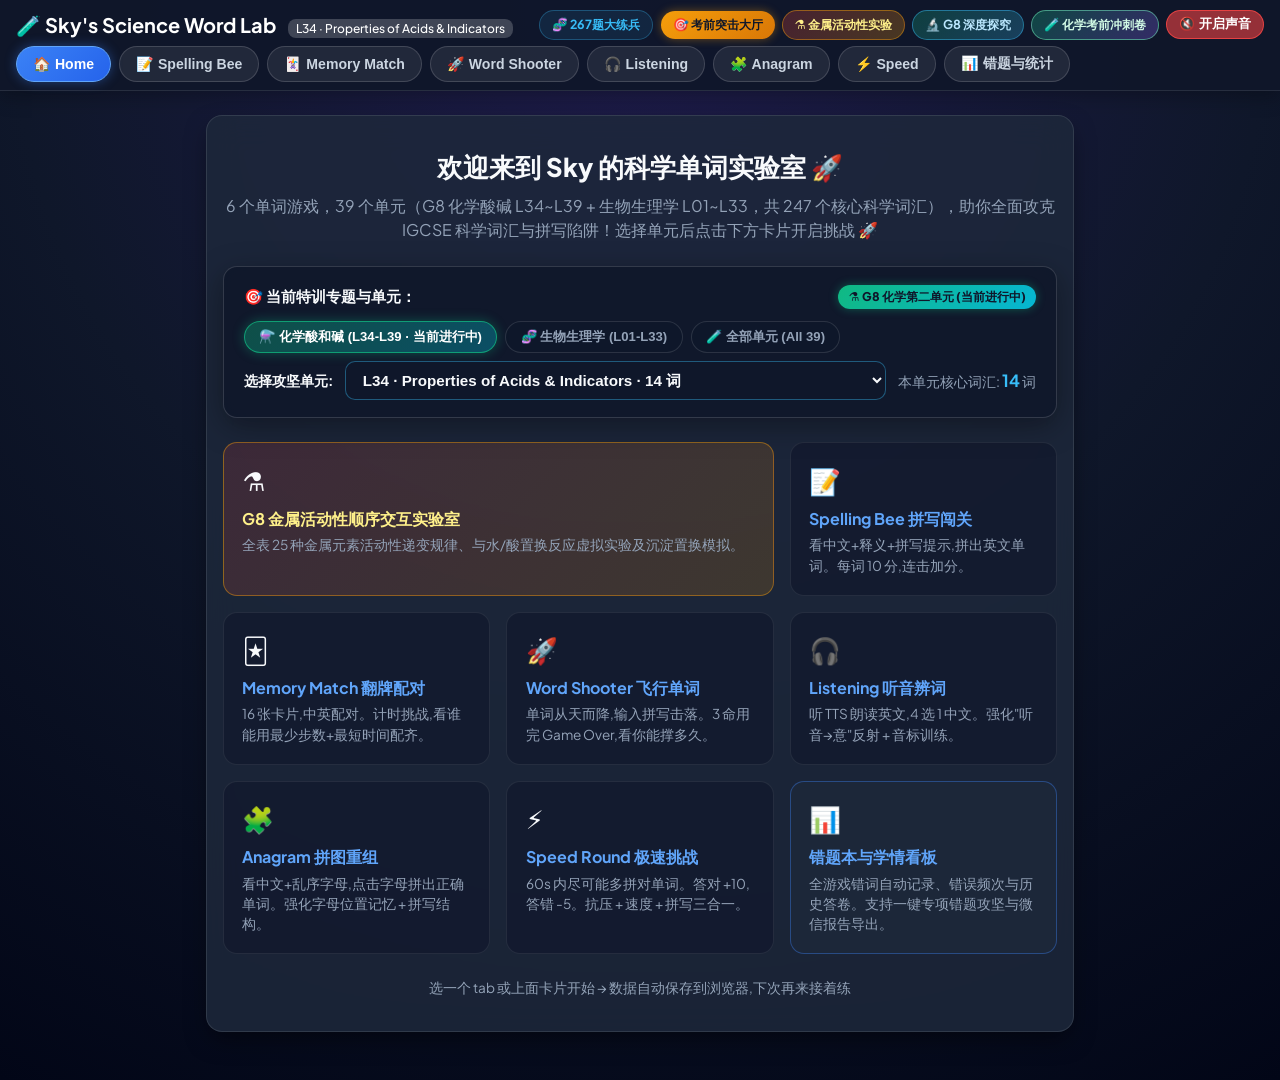
<file: index.html>
<!DOCTYPE html>
<html lang="en">
<head>
  <meta charset="UTF-8">
  <meta name="viewport" content="width=device-width, initial-scale=1.0, user-scalable=no">
  <title>Sky's Science Word Lab — L01</title>
  <link rel="icon" href="data:image/svg+xml,<svg xmlns=%22http://www.w3.org/2000/svg%22 viewBox=%220 0 100 100%22><text y=%22.9em%22 font-size=%2290%22>🚀</text></svg>">
  <link rel="preconnect" href="https://fonts.googleapis.com">
  <link rel="preconnect" href="https://fonts.gstatic.com" crossorigin>
  <link href="https://fonts.googleapis.com/css2?family=Plus+Jakarta+Sans:wght@400;500;600;700;800&family=JetBrains+Mono:wght@500;700&display=swap" rel="stylesheet" media="print" onload="this.media='all'">
  <link rel="stylesheet" href="https://www.igcse.xyz/ecosystem-nav.css">
  <style>
    /* ============ Unified Theme: Mother-Ship Deep Blue ============ */
    :root {
      --primary: #3b82f6;     /* IGCSE blue */
      --primary-dark: #2563eb;
      --secondary: #0ea5e9;   /* cyan */
      --accent: #f59e0b;      /* amber - highlight */
      --accent-hover: #d97706;
      --success: #10b981;     /* green - correct */
      --danger: #ef4444;      /* red - wrong */
      --light: rgba(255, 255, 255, 0.06);
      --bg: radial-gradient(circle at 50% 0%, #1e1b4b 0%, #0f172a 50%, #020617 100%);
      --card-bg: rgba(30, 41, 59, 0.85);
      --card-border: rgba(255, 255, 255, 0.1);
      --text: #f8fafc;
      --text-light: #94a3b8;
      --border: rgba(255, 255, 255, 0.12);
      --shadow: 0 10px 25px -5px rgba(0, 0, 0, 0.5);
      --radius: 16px;
    }

    * { box-sizing: border-box; margin: 0; padding: 0; }
    html, body { min-height: 100%; }
    body {
      font-family: 'Plus Jakarta Sans', system-ui, -apple-system, BlinkMacSystemFont, "Segoe UI", Roboto, sans-serif;
      background: var(--bg);
      color: var(--text);
      line-height: 1.5;
      min-height: 100vh;
      overflow-x: hidden;
    }

    /* ============ Local Header ============ */
    header.word-header {
      background: rgba(15, 23, 42, 0.95);
      border-bottom: 1px solid var(--card-border);
      color: white;
      padding: 0.6rem 1rem 0.5rem;
      box-shadow: 0 4px 20px rgba(0,0,0,0.3);
      position: relative;
    }
    .nav-cross-link {
      display: inline-flex;
      align-items: center;
      gap: 0.3rem;
      font-size: 0.78rem;
      font-weight: 700;
      padding: 0.3rem 0.75rem;
      border-radius: 9999px;
      text-decoration: none;
      transition: all 0.2s ease;
      white-space: nowrap;
    }
    .nav-link-exercise {
      color: #38bdf8;
      background: rgba(56, 189, 248, 0.1);
      border: 1px solid rgba(56, 189, 248, 0.3);
    }
    .nav-link-exercise:hover {
      background: rgba(56, 189, 248, 0.2);
      color: #7dd3fc;
    }
    .nav-link-rush {
      color: #0f172a;
      background: linear-gradient(135deg, #f59e0b 0%, #d97706 100%);
      font-weight: 800;
      box-shadow: 0 0 10px rgba(245, 158, 11, 0.4);
    }
    .nav-link-rush:hover {
      box-shadow: 0 0 16px rgba(245, 158, 11, 0.6);
      transform: translateY(-1px);
    }
    h1 {
      font-size: 1.4rem;
      font-weight: 700;
      margin-bottom: 0.5rem;
    }
    h1 span.tag {
      font-size: 0.75rem;
      background: rgba(255,255,255,0.2);
      padding: 2px 8px;
      border-radius: 8px;
      margin-left: 0.5rem;
      font-weight: 500;
    }
    .sound-toggle {
      position: absolute;
      top: 1rem;
      right: 1.5rem;
      background: rgba(255, 255, 255, 0.15);
      color: white;
      border: 1.5px solid rgba(255, 255, 255, 0.4);
      padding: 0.4rem 0.8rem;
      border-radius: 999px;
      font-size: 0.8rem;
      font-weight: 600;
      cursor: pointer;
      transition: all 0.2s;
    }
    .sound-toggle:hover {
      background: rgba(255, 255, 255, 0.3);
      transform: scale(1.05);
    }
    .sound-toggle.on {
      background: rgba(16, 185, 129, 0.85);
      border-color: rgba(16, 185, 129, 1);
    }
    .sound-toggle.off {
      background: rgba(239, 68, 68, 0.6);
      border-color: rgba(239, 68, 68, 0.9);
    }
    .sound-toggle.pulse-hint {
      animation: pulse-hint-anim 0.6s ease 3;
    }
    @keyframes pulse-hint-anim {
      0%, 100% { transform: scale(1); }
      50% { transform: scale(1.15); box-shadow: 0 0 0 8px rgba(239, 68, 68, 0.3); }
    }
    @media (max-width: 600px) {
      .sound-toggle { top: 0.7rem; right: 0.7rem; padding: 0.3rem 0.6rem; font-size: 0.75rem; }
    }
    .tabs {
      display: flex;
      gap: 0.5rem;
      flex-wrap: wrap;
    }
    .tabs button {
      background: rgba(255,255,255,0.08);
      color: #cbd5e1;
      border: 1px solid rgba(255,255,255,0.15);
      padding: 0.45rem 1rem;
      border-radius: 9999px;
      font-size: 0.88rem;
      font-weight: 700;
      cursor: pointer;
      transition: all 0.2s;
    }
    .tabs button:hover {
      background: rgba(255,255,255,0.2);
      color: #fff;
    }
    .tabs button.active {
      background: linear-gradient(135deg, var(--primary) 0%, var(--primary-dark) 100%);
      color: white;
      border-color: #60a5fa;
      box-shadow: 0 0 12px rgba(59, 130, 246, 0.4);
    }

    /* ============ Unit Bar (Global) & Subject Filter ============ */
    .unit-bar {
      display: flex;
      flex-direction: column;
      gap: 0.6rem;
      background: rgba(15, 23, 42, 0.75);
      border: 1px solid var(--card-border);
      border-radius: 14px;
      padding: 0.75rem 1rem;
      margin-bottom: 1.25rem;
      font-size: 0.9rem;
      box-shadow: var(--shadow);
      backdrop-filter: blur(12px);
    }
    .unit-bar.hidden { display: none; }
    .unit-bar label { font-weight: 700; color: var(--text); }
    .unit-bar select {
      flex: 1;
      min-width: 200px;
      padding: 0.45rem 0.7rem;
      border: 1px solid rgba(255, 255, 255, 0.15);
      border-radius: 8px;
      font-size: 0.95rem;
      font-weight: 500;
      background: #0f172a;
      color: #f8fafc;
      cursor: pointer;
      transition: border-color 0.2s;
    }
    .unit-bar select:hover { border-color: var(--primary); }
    .unit-bar select:focus { outline: none; border-color: var(--primary); }
    .unit-bar .unit-stats {
      color: var(--text-light);
      font-size: 0.85rem;
      font-weight: 600;
      white-space: nowrap;
    }
    .unit-bar .unit-stats .num { color: #38bdf8; font-size: 1.05rem; }

    .unit-bar-select-row {
      display: flex;
      align-items: center;
      gap: 0.75rem;
      width: 100%;
      flex-wrap: wrap;
    }
    .subject-filter-group {
      display: flex;
      gap: 0.5rem;
      width: 100%;
      flex-wrap: wrap;
      margin-bottom: 0.25rem;
    }
    .subj-pill-btn {
      padding: 0.38rem 0.9rem;
      border-radius: 9999px;
      font-size: 0.82rem;
      font-weight: 700;
      border: 1px solid rgba(255, 255, 255, 0.12);
      background: rgba(15, 23, 42, 0.65);
      color: #94a3b8;
      cursor: pointer;
      transition: all 0.2s ease;
      display: inline-flex;
      align-items: center;
      gap: 0.35rem;
    }
    .subj-pill-btn:hover {
      color: #f8fafc;
      background: rgba(255, 255, 255, 0.08);
      border-color: rgba(255, 255, 255, 0.25);
    }
    .subj-pill-btn.active[data-subj="chem"] {
      background: linear-gradient(135deg, rgba(16, 185, 129, 0.35) 0%, rgba(6, 182, 212, 0.35) 100%);
      border-color: rgba(16, 185, 129, 0.75);
      color: #ffffff;
      box-shadow: 0 0 12px rgba(16, 185, 129, 0.35);
    }
    .subj-pill-btn.active[data-subj="bio"] {
      background: linear-gradient(135deg, rgba(56, 189, 248, 0.35) 0%, rgba(99, 102, 241, 0.35) 100%);
      border-color: rgba(56, 189, 248, 0.75);
      color: #ffffff;
      box-shadow: 0 0 12px rgba(56, 189, 248, 0.35);
    }
    .subj-pill-btn.active[data-subj="all"] {
      background: linear-gradient(135deg, rgba(245, 158, 11, 0.35) 0%, rgba(217, 119, 6, 0.35) 100%);
      border-color: rgba(245, 158, 11, 0.75);
      color: #ffffff;
      box-shadow: 0 0 12px rgba(245, 158, 11, 0.35);
    }

    /* Home Subject Hub */
    .home-unit-hub {
      background: rgba(15, 23, 42, 0.85);
      border: 1px solid rgba(255, 255, 255, 0.15);
      border-radius: 14px;
      padding: 1.1rem 1.25rem;
      margin: 1.25rem 0 1.5rem;
      box-shadow: 0 8px 30px rgba(0, 0, 0, 0.35);
      backdrop-filter: blur(12px);
    }
    .home-hub-header {
      display: flex;
      justify-content: space-between;
      align-items: center;
      margin-bottom: 0.75rem;
      flex-wrap: wrap;
      gap: 0.5rem;
    }
    .hub-label {
      font-size: 0.95rem;
      font-weight: 700;
      color: var(--text);
    }
    .hub-badge {
      font-size: 0.75rem;
      font-weight: 800;
      padding: 0.2rem 0.65rem;
      border-radius: 9999px;
      background: linear-gradient(135deg, #10b981 0%, #06b6d4 100%);
      color: #0f172a;
      box-shadow: 0 0 10px rgba(16, 185, 129, 0.4);
    }
    .home-unit-selector-row {
      display: flex;
      gap: 0.75rem;
      align-items: center;
      flex-wrap: wrap;
      margin-top: 0.5rem;
    }
    .home-unit-selector-row select {
      flex: 1;
      min-width: 220px;
      padding: 0.55rem 0.8rem;
      border-radius: 10px;
      background: #0f172a;
      border: 1px solid rgba(56, 189, 248, 0.4);
      color: #f8fafc;
      font-size: 0.95rem;
      font-weight: 600;
      transition: all 0.2s;
    }
    .home-unit-selector-row select:focus {
      outline: none;
      border-color: #38bdf8;
      box-shadow: 0 0 12px rgba(56, 189, 248, 0.4);
    }
    .home-unit-summary {
      display: flex;
      align-items: center;
      gap: 0.6rem;
      font-size: 0.88rem;
      color: var(--text-light);
    }
    .home-unit-summary .summary-count strong {
      color: #38bdf8;
      font-size: 1.05rem;
    }

    /* ============ Main Container ============ */
    main {
      max-width: 900px;
      margin: 0 auto;
      padding: 1.5rem 1rem 3rem;
    }
    .game {
      display: none;
      animation: fadeIn 0.3s ease;
    }
    .game.active { display: block; }
    @keyframes fadeIn {
      from { opacity: 0; transform: translateY(8px); }
      to { opacity: 1; transform: translateY(0); }
    }

    /* ============ Score Bar ============ */
    .score-bar {
      display: flex;
      justify-content: space-between;
      align-items: center;
      background: rgba(15, 23, 42, 0.75);
      border: 1px solid var(--card-border);
      border-radius: 14px;
      padding: 0.75rem 1.25rem;
      margin-bottom: 1.25rem;
      font-weight: 600;
      font-size: 0.95rem;
      box-shadow: var(--shadow);
      color: var(--text);
      backdrop-filter: blur(12px);
    }
    .score-bar .stat { display: flex; align-items: center; gap: 0.4rem; }
    .score-bar .stat .icon { font-size: 1.1rem; }
    .score-bar .combo { color: var(--accent); }
    .score-bar .lives { letter-spacing: 0.1rem; }

    /* ============ Card / Panel ============ */
    .panel {
      background: var(--card-bg);
      border: 1px solid var(--card-border);
      border-radius: var(--radius);
      padding: 1.5rem;
      box-shadow: var(--shadow);
      backdrop-filter: blur(16px);
      -webkit-backdrop-filter: blur(16px);
    }

    /* ============ Game 1: Spelling Bee ============ */
    .bee-word {
      text-align: center;
      margin-bottom: 1rem;
    }
    .bee-chinese {
      font-size: 2.2rem;
      font-weight: 800;
      color: #60a5fa;
      margin-bottom: 0.4rem;
      letter-spacing: -0.01em;
    }
    .bee-phonetic {
      font-size: 0.95rem;
      color: var(--text-light);
      font-style: italic;
    }
    .bee-hint {
      font-size: 0.9rem;
      color: #cbd5e1;
      background: rgba(15, 23, 42, 0.65);
      border: 1px solid rgba(255, 255, 255, 0.1);
      border-radius: 10px;
      padding: 0.65rem 0.95rem;
      margin: 0.5rem auto 1rem;
      max-width: 480px;
      line-height: 1.5;
    }
    .bee-hint strong { color: #f8fafc; font-weight: 700; }
    .bee-hint .trap { color: var(--danger); font-weight: 700; }
    .bee-prompt {
      text-align: center;
      color: var(--text-light);
      font-size: 0.85rem;
      margin-bottom: 0.5rem;
    }
    .bee-input {
      display: block;
      width: 100%;
      max-width: 400px;
      margin: 0 auto;
      padding: 0.85rem 1rem;
      font-size: 1.4rem;
      font-family: 'JetBrains Mono', monospace;
      letter-spacing: 0.1em;
      text-align: center;
      border: 2px solid rgba(255, 255, 255, 0.15);
      border-radius: 12px;
      background: #0f172a;
      color: #f8fafc;
      transition: all 0.2s;
    }
    .bee-input:focus {
      outline: none;
      border-color: var(--primary);
      box-shadow: 0 0 0 3px rgba(59, 130, 246, 0.3);
    }
    .bee-input.correct {
      border-color: var(--success);
      background: rgba(16, 185, 129, 0.15);
      color: #34d399;
    }
    .bee-input.wrong {
      border-color: var(--danger);
      background: rgba(239, 68, 68, 0.15);
      color: #f87171;
      animation: shake 0.4s;
    }
    @keyframes shake {
      0%, 100% { transform: translateX(0); }
      25% { transform: translateX(-6px); }
      75% { transform: translateX(6px); }
    }
    .bee-controls {
      display: flex;
      justify-content: center;
      gap: 0.75rem;
      margin-top: 1.25rem;
      flex-wrap: wrap;
    }
    .btn {
      background: linear-gradient(135deg, var(--primary) 0%, var(--primary-dark) 100%);
      color: white;
      border: none;
      padding: 0.65rem 1.4rem;
      border-radius: 9999px;
      font-size: 0.95rem;
      font-weight: 700;
      cursor: pointer;
      transition: all 0.2s cubic-bezier(0.16, 1, 0.3, 1);
      box-shadow: 0 4px 12px rgba(37, 99, 235, 0.3);
      display: inline-flex;
      align-items: center;
      justify-content: center;
      gap: 0.4rem;
    }
    .btn:hover {
      background: linear-gradient(135deg, #2563eb 0%, #1d4ed8 100%);
      transform: translateY(-1px);
      box-shadow: 0 6px 16px rgba(37, 99, 235, 0.45);
    }
    .btn-secondary {
      background: rgba(255, 255, 255, 0.08);
      color: var(--text);
      border: 1px solid var(--card-border);
      box-shadow: none;
    }
    .btn-secondary:hover {
      background: rgba(255, 255, 255, 0.15);
      box-shadow: none;
    }
    .btn:disabled { opacity: 0.5; cursor: not-allowed; transform: none; box-shadow: none; }

    .bee-feedback {
      text-align: center;
      margin-top: 1rem;
      min-height: 1.5rem;
      font-weight: 600;
    }
    .bee-feedback.correct { color: var(--success); }
    .bee-feedback.wrong { color: var(--danger); }

    .bee-progress {
      display: flex;
      justify-content: center;
      gap: 0.4rem;
      margin-bottom: 1.25rem;
    }
    .bee-progress .dot {
      width: 12px;
      height: 12px;
      border-radius: 50%;
      background: var(--border);
    }
    .bee-progress .dot.done { background: var(--success); }
    .bee-progress .dot.current { background: var(--primary); box-shadow: 0 0 0 3px rgba(37, 99, 235, 0.2); }

    /* ============ Game 2: Memory Match ============ */
    .memory-board {
      display: grid;
      grid-template-columns: repeat(4, 1fr);
      gap: 0.6rem;
      max-width: 480px;
      margin: 1rem auto 0;
    }
    .memory-card {
      aspect-ratio: 1;
      background: var(--primary);
      border-radius: 10px;
      cursor: pointer;
      position: relative;
      transform-style: preserve-3d;
      transition: transform 0.5s;
      user-select: none;
    }
    .memory-card.flipped, .memory-card.matched {
      transform: rotateY(180deg);
    }
    .memory-card .face {
      position: absolute;
      inset: 0;
      display: flex;
      align-items: center;
      justify-content: center;
      padding: 0.3rem;
      border-radius: 10px;
      backface-visibility: hidden;
      text-align: center;
      font-weight: 600;
      font-size: clamp(0.72rem, 2.2vw, 0.85rem);
      line-height: 1.18;
      word-break: break-word;
      overflow-wrap: anywhere;
      hyphens: auto;
    }
    .memory-card.long-word .back {
      font-size: clamp(0.62rem, 1.8vw, 0.72rem);
      padding: 0.2rem;
      line-height: 1.12;
    }
    .memory-card .front {
      background: linear-gradient(135deg, var(--primary), var(--secondary));
      color: white;
      font-size: 1.5rem;
    }
    .memory-card .back {
      background: #0f172a;
      color: #f8fafc;
      border: 2px solid var(--primary);
      transform: rotateY(180deg);
      word-break: break-word;
    }
    .memory-card.matched .back {
      background: rgba(16, 185, 129, 0.2);
      border-color: var(--success);
      color: #34d399;
    }
    .memory-card.shake { animation: shake 0.4s; }

    .memory-time {
      text-align: center;
      font-size: 1.4rem;
      font-weight: 700;
      color: var(--primary);
      margin-bottom: 0.5rem;
    }
    .memory-stats {
      display: flex;
      justify-content: space-around;
      margin-bottom: 1rem;
      font-size: 0.95rem;
    }
    .memory-stats div { font-weight: 600; }

    /* ============ Game 3: Word Shooter ============ */
    .shooter-area {
      position: relative;
      width: 100%;
      max-width: 700px;
      height: 60vh;
      min-height: 380px;
      margin: 0 auto;
      background: linear-gradient(180deg, #0f172a 0%, #1e293b 100%);
      border-radius: 16px;
      overflow: hidden;
      border: 2px solid var(--border);
    }
    .shooter-corner-btn {
      position: absolute;
      top: 12px;
      right: 12px;
      z-index: 20;
      width: 44px;
      height: 44px;
      border-radius: 50%;
      border: 2px solid rgba(255, 255, 255, 0.3);
      background: rgba(0, 0, 0, 0.5);
      color: white;
      font-size: 1.2rem;
      cursor: pointer;
      transition: all 0.2s;
      backdrop-filter: blur(4px);
    }
    .shooter-corner-btn:hover {
      background: rgba(239, 68, 68, 0.8);
      border-color: var(--danger);
      transform: scale(1.1);
    }
    .shooter-word {
      position: absolute;
      color: white;
      font-family: monospace;
      font-size: 1.2rem;
      font-weight: 700;
      letter-spacing: 0.1em;
      padding: 0.5rem 1rem;
      background: rgba(37, 99, 235, 0.85);
      border: 2px solid rgba(255, 255, 255, 0.3);
      border-radius: 999px;
      white-space: nowrap;
      transition: none;
    }
    .shooter-word.targeted { background: rgba(245, 158, 11, 0.95); }
    .shooter-word.hit {
      animation: explode 0.4s forwards;
    }
    @keyframes explode {
      0% { transform: scale(1); opacity: 1; }
      50% { transform: scale(1.4); background: var(--success); }
      100% { transform: scale(0); opacity: 0; }
    }
    .shooter-input-bar {
      position: absolute;
      bottom: 0;
      left: 0;
      right: 0;
      padding: 1rem;
      background: rgba(0, 0, 0, 0.5);
      backdrop-filter: blur(8px);
      display: flex;
      gap: 0.5rem;
    }
    .shooter-input {
      flex: 1;
      padding: 0.7rem 1rem;
      font-size: 1.2rem;
      font-family: monospace;
      letter-spacing: 0.1em;
      border: 2px solid var(--primary);
      border-radius: 10px;
      background: rgba(30, 41, 59, 0.95);
      color: #f8fafc;
    }
    .shooter-input:focus { outline: none; border-color: var(--accent); }
    .shooter-hint {
      position: absolute;
      top: 50%;
      left: 50%;
      transform: translate(-50%, -50%);
      color: rgba(255, 255, 255, 0.4);
      font-size: 1.1rem;
      text-align: center;
      pointer-events: none;
    }
    .shooter-overlay {
      position: absolute;
      inset: 0;
      background: rgba(0, 0, 0, 0.85);
      color: white;
      display: flex;
      flex-direction: column;
      align-items: center;
      justify-content: center;
      gap: 1rem;
      z-index: 10;
    }
    .shooter-overlay h2 { font-size: 2rem; }
    .shooter-overlay p { font-size: 1.1rem; opacity: 0.85; }
    .shooter-overlay .btn { font-size: 1.1rem; padding: 0.9rem 2rem; }

    /* 单词落到底部时的大提示 */
    .shooter-missed {
      position: absolute;
      top: 35%;
      left: 50%;
      transform: translate(-50%, -50%);
      z-index: 30;
      background: linear-gradient(135deg, #ef4444 0%, #dc2626 100%);
      color: white;
      padding: 1.2rem 2rem;
      border-radius: 14px;
      font-size: 1.2rem;
      font-weight: 600;
      box-shadow: 0 8px 32px rgba(239, 68, 68, 0.6);
      text-align: center;
      pointer-events: none;
      animation: shooter-missed-anim 1.6s ease forwards;
      max-width: 80%;
    }
    .shooter-missed .missed-en {
      font-family: monospace;
      letter-spacing: 0.12em;
      font-size: 1.5em;
      font-weight: 800;
      display: block;
      margin: 0.3em 0;
      text-shadow: 0 2px 4px rgba(0,0,0,0.3);
    }
    .shooter-missed .missed-zh {
      opacity: 0.85;
      font-size: 0.9em;
      display: block;
    }
    @keyframes shooter-missed-anim {
      0%   { opacity: 0; transform: translate(-50%, -50%) scale(0.6); }
      15%  { opacity: 1; transform: translate(-50%, -50%) scale(1.05); }
      25%  { transform: translate(-50%, -50%) scale(1); }
      75%  { opacity: 1; transform: translate(-50%, -50%) scale(1); }
      100% { opacity: 0; transform: translate(-50%, -50%) translateY(40px) scale(0.95); }
    }

    /* ============ Wrong-words panel ============ */
    .wrong-words {
      margin-top: 1.5rem;
      padding: 1rem 1.25rem;
      background: rgba(239, 68, 68, 0.1);
      border: 1px solid rgba(239, 68, 68, 0.3);
      border-radius: 12px;
    }
    .wrong-words h3 {
      color: #f87171;
      font-size: 1rem;
      margin-bottom: 0.5rem;
    }
    .wrong-words ul {
      list-style: none;
      padding: 0;
    }
    .wrong-words li {
      padding: 0.4rem 0;
      font-size: 0.95rem;
      border-bottom: 1px dashed rgba(239, 68, 68, 0.3);
    }
    .wrong-words li:last-child { border: none; }
    .wrong-words .word { font-weight: 700; color: #ef4444; font-family: 'JetBrains Mono', monospace; }
    .wrong-words .translation { color: var(--text-light); margin-left: 0.5rem; }

    /* ============ Game 4: Listening Quiz ============ */
    .listen-prompt {
      text-align: center;
      font-size: 1.1rem;
      font-weight: 600;
      color: var(--text-light);
      margin-bottom: 1rem;
    }
    .listen-controls {
      display: flex;
      gap: 0.75rem;
      justify-content: center;
      margin-bottom: 1.25rem;
      flex-wrap: wrap;
    }
    .listen-hint {
      text-align: center;
      font-family: 'JetBrains Mono', monospace;
      letter-spacing: 0.12em;
      font-size: 1.1rem;
      color: #38bdf8;
      background: rgba(15, 23, 42, 0.65);
      border: 1px solid var(--card-border);
      border-radius: 10px;
      padding: 0.75rem;
      margin-bottom: 1rem;
    }
    .listen-options {
      display: grid;
      grid-template-columns: 1fr 1fr;
      gap: 0.75rem;
      max-width: 500px;
      margin: 0 auto;
    }
    .listen-option {
      background: rgba(15, 23, 42, 0.7);
      border: 1px solid rgba(255, 255, 255, 0.12);
      border-radius: 12px;
      padding: 1rem;
      font-size: 1.05rem;
      font-weight: 600;
      cursor: pointer;
      transition: all 0.2s;
      text-align: center;
      color: #f8fafc;
    }
    .listen-option:hover {
      border-color: var(--primary);
      background: rgba(59, 130, 246, 0.2);
      transform: translateY(-2px);
    }
    .listen-option.correct {
      background: rgba(16, 185, 129, 0.2);
      border-color: var(--success);
      color: #34d399;
    }
    .listen-option.wrong {
      background: rgba(239, 68, 68, 0.2);
      border-color: var(--danger);
      color: #f87171;
      animation: shake 0.4s;
    }
    .listen-option.disabled { pointer-events: none; opacity: 0.5; }
    .listen-feedback {
      text-align: center;
      margin-top: 1rem;
      min-height: 1.5rem;
      font-weight: 600;
    }
    .listen-feedback.correct { color: var(--success); }
    .listen-feedback.wrong { color: var(--danger); }

    /* ============ Game 5: Anagram ============ */
    .anagram-prompt {
      display: flex;
      align-items: center;
      justify-content: center;
      gap: 1rem;
      margin-bottom: 1.25rem;
      flex-wrap: wrap;
    }
    .anagram-clue {
      font-size: 1.3rem;
      font-weight: 700;
      color: #38bdf8;
      text-align: center;
    }
    .anagram-speak {
      padding: 0.4rem 0.8rem !important;
      font-size: 0.85rem !important;
    }
    .anagram-answer {
      display: flex;
      justify-content: center;
      flex-wrap: wrap;
      gap: 0.4rem;
      min-height: 60px;
      padding: 1rem;
      background: rgba(15, 23, 42, 0.6);
      border: 2px dashed rgba(255, 255, 255, 0.2);
      border-radius: 12px;
      margin-bottom: 1rem;
    }
    .anagram-answer .letter {
      display: inline-flex;
      align-items: center;
      justify-content: center;
      width: 38px;
      height: 44px;
      background: linear-gradient(135deg, var(--primary) 0%, var(--primary-dark) 100%);
      color: white;
      border-radius: 8px;
      font-family: 'JetBrains Mono', monospace;
      font-size: 1.1rem;
      font-weight: 800;
      letter-spacing: 0.05em;
      cursor: pointer;
      transition: all 0.15s;
      text-transform: lowercase;
    }
    .anagram-answer .letter.hint {
      background: var(--accent);
      cursor: default;
    }
    .anagram-answer .letter:hover { background: #1d4ed8; transform: translateY(-2px); }
    .anagram-answer .letter.hint:hover { background: var(--accent); transform: none; }
    .anagram-answer .letter.correct {
      background: var(--success);
      animation: shake 0.3s;
    }
    .anagram-answer .letter.wrong {
      background: var(--danger);
      animation: shake 0.3s;
    }
    .anagram-pool {
      display: flex;
      justify-content: center;
      flex-wrap: wrap;
      gap: 0.4rem;
      min-height: 60px;
      padding: 1rem;
      background: rgba(15, 23, 42, 0.6);
      border: 1px solid rgba(255, 255, 255, 0.12);
      border-radius: 12px;
    }
    .anagram-pool .letter {
      display: inline-flex;
      align-items: center;
      justify-content: center;
      width: 38px;
      height: 44px;
      background: #0f172a;
      color: #f8fafc;
      border: 1.5px solid rgba(255, 255, 255, 0.15);
      border-radius: 8px;
      font-family: 'JetBrains Mono', monospace;
      font-size: 1.1rem;
      font-weight: 700;
      letter-spacing: 0.05em;
      cursor: pointer;
      transition: all 0.15s;
      text-transform: lowercase;
    }
    .anagram-pool .letter:hover {
      border-color: var(--primary);
      background: #1e293b;
      transform: translateY(-2px);
    }
    .anagram-feedback {
      text-align: center;
      margin-top: 1rem;
      min-height: 1.5rem;
      font-weight: 600;
    }
    .anagram-feedback.correct { color: var(--success); }
    .anagram-feedback.wrong { color: var(--danger); }

    /* ============ Game 6: Speed Round ============ */
    .speed-area {
      position: relative;
      width: 100%;
      max-width: 700px;
      height: 50vh;
      min-height: 320px;
      margin: 0 auto;
      background: radial-gradient(circle at 50% 30%, rgba(30, 41, 59, 0.95), rgba(15, 23, 42, 0.98));
      border-radius: 16px;
      overflow: hidden;
      border: 2px solid rgba(245, 158, 11, 0.5);
      box-shadow: 0 8px 32px rgba(0, 0, 0, 0.4), inset 0 1px 0 rgba(255, 255, 255, 0.1);
    }
    .speed-display {
      position: absolute;
      top: 50%;
      left: 50%;
      transform: translate(-50%, -50%);
      text-align: center;
      z-index: 5;
    }
    .speed-chinese {
      font-size: 2.5rem;
      font-weight: 800;
      color: #f8fafc;
      text-shadow: 0 2px 12px rgba(0, 0, 0, 0.6);
      margin-bottom: 0.5rem;
    }
    .speed-phonetic {
      font-size: 1.15rem;
      color: #38bdf8;
      font-style: italic;
      font-weight: 600;
      letter-spacing: 0.02em;
    }
    .speed-input-bar {
      position: absolute;
      bottom: 0;
      left: 0;
      right: 0;
      padding: 1rem;
      background: rgba(15, 23, 42, 0.85);
      backdrop-filter: blur(8px);
      border-top: 1px solid rgba(255, 255, 255, 0.1);
    }
    .speed-input-bar .shooter-input {
      width: 100%;
      background: rgba(30, 41, 59, 0.95);
      color: #f8fafc;
      border: 1.5px solid rgba(255, 255, 255, 0.2);
    }
    .speed-input-bar .shooter-input:focus {
      border-color: #38bdf8;
      box-shadow: 0 0 0 2px rgba(56, 189, 248, 0.25);
    }
    .speed-overlay {
      position: absolute;
      inset: 0;
      background: rgba(0, 0, 0, 0.85);
      color: white;
      display: flex;
      flex-direction: column;
      align-items: center;
      justify-content: center;
      gap: 1rem;
      z-index: 10;
    }
    .speed-overlay h2 { font-size: 2rem; }
    .speed-overlay p { font-size: 1.05rem; opacity: 0.9; max-width: 400px; text-align: center; }
    .speed-overlay .btn { font-size: 1.1rem; padding: 0.9rem 2rem; }
    .speed-overlay.hidden { display: none; }

    /* ============ Game Over Modal ============ */
    .modal-backdrop {
      position: fixed;
      inset: 0;
      background: rgba(0, 0, 0, 0.6);
      display: none;
      align-items: center;
      justify-content: center;
      z-index: 1000;
    }
    .modal-backdrop.active { display: flex; }
    .modal {
      background: #0f172a;
      border: 1px solid rgba(255, 255, 255, 0.15);
      padding: 2rem;
      border-radius: 16px;
      max-width: 420px;
      width: 90%;
      text-align: center;
      box-shadow: 0 20px 60px rgba(0, 0, 0, 0.6);
      color: #f8fafc;
    }
    .modal h2 { color: #60a5fa; margin-bottom: 0.5rem; }
    .modal .big-stat {
      font-size: 3rem;
      font-weight: 800;
      color: var(--accent);
      margin: 1rem 0;
      font-family: 'JetBrains Mono', monospace;
    }
    .modal .sub-stat { color: var(--text-light); margin-bottom: 1.5rem; }
    .modal .actions { display: flex; gap: 0.5rem; justify-content: center; }

    /* ============ Welcome Screen ============ */
    .welcome {
      text-align: center;
      padding: 2rem 1rem;
    }
    .welcome h2 {
      font-size: 1.6rem;
      color: #f8fafc;
      margin-bottom: 0.5rem;
      font-weight: 800;
    }
    .welcome p {
      color: var(--text-light);
      margin-bottom: 1.5rem;
    }
    .game-intro {
      display: grid;
      grid-template-columns: repeat(auto-fit, minmax(220px, 1fr));
      gap: 1rem;
      margin-top: 1.5rem;
    }
    .game-intro .card {
      background: rgba(15, 23, 42, 0.6);
      border: 1px solid rgba(255, 255, 255, 0.08);
      border-radius: 14px;
      padding: 1.15rem;
      text-align: left;
      transition: all 0.2s ease;
    }
    .game-intro .card:hover {
      background: rgba(30, 41, 59, 0.9);
      border-color: rgba(59, 130, 246, 0.4);
      transform: translateY(-2px);
      box-shadow: 0 8px 20px rgba(0, 0, 0, 0.3);
    }
    .game-intro .card .emoji { font-size: 1.6rem; }
    .game-intro .card h4 { color: #60a5fa; margin: 0.4rem 0 0.3rem; font-weight: 700; }
    .game-intro .card p { font-size: 0.85rem; margin: 0; color: #94a3b8; }

    /* ============ Stats & Mistake Bank Styles ============ */
    .stats-header-bar {
      display: flex;
      justify-content: space-between;
      align-items: center;
      flex-wrap: wrap;
      gap: 1rem;
      margin-bottom: 1.5rem;
    }
    .stats-title-group h2 {
      font-size: 1.4rem;
      color: #60a5fa;
      margin-bottom: 0.25rem;
    }
    .stats-title-group p {
      color: var(--text-light);
      font-size: 0.9rem;
      margin: 0;
    }
    .stats-actions {
      display: flex;
      flex-wrap: wrap;
      gap: 0.5rem;
    }
    .btn-danger-outline {
      background: transparent;
      color: #f87171;
      border: 1px solid rgba(239, 68, 68, 0.4);
    }
    .btn-danger-outline:hover {
      background: rgba(239, 68, 68, 0.15);
    }
    .stats-metrics-grid {
      display: grid;
      grid-template-columns: repeat(auto-fit, minmax(200px, 1fr));
      gap: 1rem;
      margin-bottom: 1.5rem;
    }
    .metric-card {
      background: rgba(15, 23, 42, 0.7);
      border: 1px solid rgba(255, 255, 255, 0.1);
      border-radius: 14px;
      padding: 1.1rem;
      display: flex;
      align-items: center;
      gap: 0.9rem;
      box-shadow: 0 2px 8px rgba(0, 0, 0, 0.2);
      transition: transform 0.15s, box-shadow 0.15s;
    }
    .metric-card:hover {
      transform: translateY(-2px);
      box-shadow: var(--shadow);
      border-color: rgba(59, 130, 246, 0.3);
    }
    .metric-icon {
      font-size: 2rem;
      line-height: 1;
    }
    .metric-num {
      font-size: 1.6rem;
      font-weight: 800;
      color: #38bdf8;
      line-height: 1.1;
      font-family: 'JetBrains Mono', monospace;
    }
    .metric-num.warning {
      color: var(--danger);
    }
    .metric-label {
      font-size: 0.82rem;
      color: var(--text-light);
      margin-top: 0.2rem;
    }
    .stats-section {
      text-align: left;
      margin-bottom: 1.5rem;
    }
    .section-header {
      display: flex;
      justify-content: space-between;
      align-items: center;
      flex-wrap: wrap;
      gap: 0.75rem;
      padding-bottom: 0.8rem;
      border-bottom: 1px solid var(--border);
      margin-bottom: 1rem;
    }
    .section-header h3 {
      font-size: 1.15rem;
      color: var(--text);
      display: flex;
      align-items: center;
      gap: 0.4rem;
    }
    .filters-group {
      display: flex;
      gap: 0.5rem;
      flex-wrap: wrap;
    }
    .filters-group select {
      padding: 0.4rem 0.75rem;
      border-radius: 8px;
      border: 1px solid rgba(255, 255, 255, 0.15);
      background: #0f172a;
      font-size: 0.85rem;
      color: var(--text);
      cursor: pointer;
    }
    .filters-group select:focus {
      outline: none;
      border-color: var(--primary);
    }

    /* 错题卡片 */
    .mistake-list {
      display: flex;
      flex-direction: column;
      gap: 0.75rem;
    }
    .mistake-card {
      background: rgba(15, 23, 42, 0.75);
      border: 1px solid var(--card-border);
      border-left: 4px solid var(--danger);
      border-radius: 12px;
      padding: 0.9rem 1.1rem;
      display: flex;
      justify-content: space-between;
      align-items: center;
      gap: 1rem;
      flex-wrap: wrap;
      transition: all 0.2s;
    }
    .mistake-card.mastered {
      border-left-color: var(--success);
      opacity: 0.85;
      background: rgba(15, 23, 42, 0.5);
    }
    .mistake-word-main {
      display: flex;
      align-items: baseline;
      gap: 0.6rem;
      flex-wrap: wrap;
    }
    .mistake-en {
      font-size: 1.25rem;
      font-weight: 700;
      color: #60a5fa;
      font-family: 'JetBrains Mono', monospace;
    }
    .mistake-phonetic {
      font-family: 'JetBrains Mono', monospace;
      color: var(--text-light);
      font-size: 0.88rem;
    }
    .mistake-zh {
      font-size: 0.95rem;
      font-weight: 600;
      color: var(--text);
    }
    .mistake-meta {
      display: flex;
      align-items: center;
      gap: 0.6rem;
      margin-top: 0.35rem;
      font-size: 0.82rem;
      color: var(--text-light);
      flex-wrap: wrap;
    }
    .badge-unit {
      background: rgba(59, 130, 246, 0.2);
      color: #93c5fd;
      padding: 0.15rem 0.5rem;
      border-radius: 4px;
      font-weight: 600;
      font-size: 0.78rem;
    }
    .badge-wrong {
      background: rgba(239, 68, 68, 0.2);
      color: #fca5a5;
      padding: 0.15rem 0.5rem;
      border-radius: 4px;
      font-weight: 600;
      font-size: 0.78rem;
    }
    .badge-mastered {
      background: rgba(16, 185, 129, 0.2);
      color: #86efac;
      padding: 0.15rem 0.5rem;
      border-radius: 4px;
      font-weight: 600;
      font-size: 0.78rem;
    }
    .wrong-highlight {
      color: #ef4444;
      font-family: monospace;
      font-weight: 600;
      text-decoration: line-through;
    }
    .mistake-actions {
      display: flex;
      align-items: center;
      gap: 0.4rem;
    }
    .btn-xs {
      padding: 0.35rem 0.7rem;
      font-size: 0.8rem;
      border-radius: 6px;
    }

    /* 历史记录流 */
    .history-list {
      display: flex;
      flex-direction: column;
      gap: 0.6rem;
    }
    .history-card {
      background: white;
      border: 1px solid var(--border);
      border-radius: 10px;
      overflow: hidden;
      box-shadow: 0 1px 3px rgba(0, 0, 0, 0.02);
    }
    .history-summary {
      padding: 0.75rem 1rem;
      display: flex;
      justify-content: space-between;
      align-items: center;
      cursor: pointer;
      user-select: none;
      flex-wrap: wrap;
      gap: 0.5rem;
      background: #ffffff;
      transition: background 0.15s;
    }
    .history-summary:hover {
      background: #f8fafc;
    }
    .history-time {
      font-size: 0.82rem;
      color: var(--text-light);
      min-width: 120px;
    }
    .history-game-badge {
      background: #f1f5f9;
      color: var(--text);
      padding: 0.2rem 0.55rem;
      border-radius: 6px;
      font-size: 0.82rem;
      font-weight: 600;
    }
    .history-score {
      font-weight: 700;
      color: var(--accent);
      font-size: 0.95rem;
    }
    .history-stats {
      font-size: 0.85rem;
      display: flex;
      gap: 0.5rem;
    }
    .history-details {
      padding: 0.75rem 1rem;
      background: #f8fafc;
      border-top: 1px solid var(--border);
      display: none;
      font-size: 0.85rem;
    }
    .history-details.open {
      display: block;
    }
    .history-wrong-tags {
      display: flex;
      flex-wrap: wrap;
      gap: 0.4rem;
      margin-top: 0.4rem;
    }
    .history-wrong-tag {
      background: #fee2e2;
      border: 1px solid #fca5a5;
      color: #991b1b;
      padding: 0.2rem 0.5rem;
      border-radius: 4px;
      font-size: 0.8rem;
    }

    /* 空状态 */
    .empty-state {
      text-align: center;
      padding: 2.5rem 1rem;
      color: var(--text-light);
    }
    .empty-state .icon {
      font-size: 3rem;
      margin-bottom: 0.5rem;
    }
    .empty-state p {
      font-size: 0.95rem;
      margin: 0.2rem 0;
    }

    /* 错题突破模式专用标识 */
    .badge-drill {
      background: #fee2e2;
      color: #b91c1c;
      border: 1px solid #f87171;
      padding: 0.15rem 0.55rem;
      border-radius: 20px;
      font-size: 0.75rem;
      font-weight: 700;
      vertical-align: middle;
      margin-right: 0.4rem;
      display: inline-flex;
      align-items: center;
      gap: 0.2rem;
      animation: pulse 2s infinite;
    }
    @keyframes pulse {
      0%, 100% { opacity: 1; }
      50% { opacity: 0.75; }
    }

    /* ============ Mobile ============ */
    @media (max-width: 600px) {
      h1 { font-size: 1.15rem; }
      .tabs button { font-size: 0.8rem; padding: 0.4rem 0.7rem; }
      .bee-chinese { font-size: 1.5rem; }
      .memory-board { gap: 0.4rem; }
      .memory-card .face { font-size: 0.7rem; }
      .shooter-word { font-size: 1rem; }
      .panel { padding: 1rem; }
      .stats-header-bar { flex-direction: column; align-items: flex-start; }
      .stats-actions { width: 100%; }
      .stats-actions button { flex: 1 1 calc(50% - 0.5rem); text-align: center; }
      .metric-card { padding: 0.8rem; }
      .mistake-card { flex-direction: column; align-items: flex-start; }
      .mistake-actions { width: 100%; justify-content: flex-end; }
    }
  </style>
</head>
<body>
  <!-- ==================== Mother-Ship Global TopBar ==================== -->
  <script src="https://www.igcse.xyz/ecosystem-nav.js" defer></script>
  <igcse-nav active="sky" sticky></igcse-nav>

  <header class="word-header">
    <div style="display:flex; justify-content:space-between; align-items:center; flex-wrap:wrap; gap:0.6rem; margin-bottom:0.4rem;">
      <h1 style="margin:0; font-size:1.25rem;">🧪 Sky's Science Word Lab <span class="tag">L01 · Balanced Diet</span></h1>
      <div style="display:flex; align-items:center; gap:0.45rem; flex-wrap:wrap;">
        <a href="exercise_lab.html" class="nav-cross-link nav-link-exercise">🧬 267题大练兵</a>
        <a href="g8_exam_rush.html" class="nav-cross-link nav-link-rush">🎯 考前突击大厅</a>
        <a href="reactivity/" class="nav-cross-link" style="background:linear-gradient(135deg, rgba(239, 68, 68, 0.25) 0%, rgba(245, 158, 11, 0.25) 100%); border:1px solid rgba(245, 158, 11, 0.45); color:#fef08a;">⚗️ 金属活动性实验</a>
        <a href="inquiry/" class="nav-cross-link" style="background:linear-gradient(135deg, rgba(16, 185, 129, 0.25) 0%, rgba(56, 189, 248, 0.25) 100%); border:1px solid rgba(56, 189, 248, 0.45); color:#bae6fd;">🔬 G8 深度探究</a>
        <a href="g8_chem_exam_rush.html" class="nav-cross-link" style="background:linear-gradient(135deg, rgba(16, 185, 129, 0.3) 0%, rgba(139, 92, 246, 0.3) 100%); border:1px solid rgba(110, 231, 183, 0.55); color:#d1fae5;">🧪 化学考前冲刺卷</a>
        <button class="sound-toggle off" id="sound-toggle" title="iOS 移动端需要先点这里解锁声音" style="position:static; margin:0; padding:0.3rem 0.75rem; font-size:0.8rem;">🔇 开启声音</button>
      </div>
    </div>
    <nav class="tabs">
      <button data-tab="home" class="active">🏠 Home</button>
      <button data-tab="bee">📝 Spelling Bee</button>
      <button data-tab="memory">🃏 Memory Match</button>
      <button data-tab="shooter">🚀 Word Shooter</button>
      <button data-tab="listening">🎧 Listening</button>
      <button data-tab="anagram">🧩 Anagram</button>
      <button data-tab="speed">⚡ Speed</button>
      <button data-tab="stats">📊 错题与统计</button>
    </nav>
  </header>

  <main>
    <!-- ================ Global Unit Selector (hidden on Home) ================ -->
    <div class="unit-bar hidden" id="unit-bar">
      <div class="subject-filter-group" id="unit-bar-subject-filter">
        <button class="subj-pill-btn active" data-subj="chem" onclick="setSubjectFilter('chem')">⚗️ 化学酸和碱 (L34-L39)</button>
        <button class="subj-pill-btn" data-subj="bio" onclick="setSubjectFilter('bio')">🧬 生物生理学 (L01-L33)</button>
        <button class="subj-pill-btn" data-subj="all" onclick="setSubjectFilter('all')">🧪 全部单元 (All 39)</button>
      </div>
      <div class="unit-bar-select-row">
        <label>📚 单元:</label>
        <select id="unit-select" onchange="onSelectUnit(this.value)"></select>
        <span class="unit-stats">共 <span class="num" id="unit-word-count">14</span> 词</span>
      </div>
    </div>

    <!-- ================ Home ================ -->
    <section id="home" class="game active">
      <div class="panel welcome">
        <h2>欢迎来到 Sky 的科学单词实验室 🚀</h2>
        <p>6 个单词游戏，39 个单元（G8 化学酸碱 L34~L39 + 生物生理学 L01~L33，共 247 个核心科学词汇），助你全面攻克 IGCSE 科学词汇与拼写陷阱！选择单元后点击下方卡片开启挑战 🚀</p>
        <div class="home-unit-hub">
          <div class="home-hub-header">
            <span class="hub-label">🎯 当前特训专题与单元：</span>
            <span class="hub-badge" id="home-hub-badge">⚗️ G8 化学第二单元 (当前进行中)</span>
          </div>
          <div class="subject-filter-group" id="home-subject-filter">
            <button class="subj-pill-btn active" data-subj="chem" onclick="setSubjectFilter('chem')">⚗️ 化学酸和碱 (L34-L39 · 当前进行中)</button>
            <button class="subj-pill-btn" data-subj="bio" onclick="setSubjectFilter('bio')">🧬 生物生理学 (L01-L33)</button>
            <button class="subj-pill-btn" data-subj="all" onclick="setSubjectFilter('all')">🧪 全部单元 (All 39)</button>
          </div>
          <div class="home-unit-selector-row">
            <label style="font-weight:700; color:var(--text); font-size:0.9rem;">选择攻坚单元:</label>
            <select id="home-unit-select" onchange="onSelectUnit(this.value)"></select>
            <div class="home-unit-summary">
              <span class="summary-count">本单元核心词汇: <strong id="home-unit-word-count">14</strong> 词</span>
            </div>
          </div>
        </div>
        <div class="game-intro">
          <a href="reactivity/" class="card" style="text-decoration:none; color:inherit; cursor:pointer; background:linear-gradient(135deg, rgba(239, 68, 68, 0.16) 0%, rgba(245, 158, 11, 0.16) 100%); border:1px solid rgba(245, 158, 11, 0.45); grid-column: span 2;">
            <div class="emoji">⚗️</div>
            <h4 style="color:#fef08a;">G8 金属活动性顺序交互实验室</h4>
            <p>全表 25 种金属元素活动性递变规律、与水/酸置换反应虚拟实验及沉淀置换模拟。</p>
          </a>
          <div class="card" data-tab="bee" style="cursor:pointer;">
            <div class="emoji">📝</div>
            <h4>Spelling Bee 拼写闯关</h4>
            <p>看中文+释义+拼写提示,拼出英文单词。每词 10 分,连击加分。</p>
          </div>
          <div class="card" data-tab="memory" style="cursor:pointer;">
            <div class="emoji">🃏</div>
            <h4>Memory Match 翻牌配对</h4>
            <p>16 张卡片,中英配对。计时挑战,看谁能用最少步数+最短时间配齐。</p>
          </div>
          <div class="card" data-tab="shooter" style="cursor:pointer;">
            <div class="emoji">🚀</div>
            <h4>Word Shooter 飞行单词</h4>
            <p>单词从天而降,输入拼写击落。3 命用完 Game Over,看你能撑多久。</p>
          </div>
          <div class="card" data-tab="listening" style="cursor:pointer;">
            <div class="emoji">🎧</div>
            <h4>Listening 听音辨词</h4>
            <p>听 TTS 朗读英文,4 选 1 中文。强化"听音→意"反射 + 音标训练。</p>
          </div>
          <div class="card" data-tab="anagram" style="cursor:pointer;">
            <div class="emoji">🧩</div>
            <h4>Anagram 拼图重组</h4>
            <p>看中文+乱序字母,点击字母拼出正确单词。强化字母位置记忆 + 拼写结构。</p>
          </div>
          <div class="card" data-tab="speed" style="cursor:pointer;">
            <div class="emoji">⚡</div>
            <h4>Speed Round 极速挑战</h4>
            <p>60s 内尽可能多拼对单词。答对 +10,答错 -5。抗压 + 速度 + 拼写三合一。</p>
          </div>
          <div class="card" data-tab="stats" style="cursor:pointer;background:rgba(30, 41, 59, 0.85);border:1px solid rgba(59, 130, 246, 0.4);">
            <div class="emoji">📊</div>
            <h4>错题本与学情看板</h4>
            <p>全游戏错词自动记录、错误频次与历史答卷。支持一键专项错题攻坚与微信报告导出。</p>
          </div>
        </div>
        <div style="margin-top:1.5rem;color:var(--text-light);font-size:0.85rem;">
          选一个 tab 或上面卡片开始 → 数据自动保存到浏览器,下次再来接着练
        </div>
      </div>
    </section>

    <!-- ================ Game 1: Spelling Bee ================ -->
    <section id="bee" class="game">
      <div class="score-bar">
        <div class="stat"><span class="icon">⭐</span> 分数 <span id="bee-score">0</span></div>
        <div class="stat combo"><span class="icon">🔥</span> 连击 <span id="bee-combo">0</span></div>
        <div class="stat"><span class="icon">📚</span> <span id="bee-progress-text">0/10</span></div>
      </div>
      <div class="panel">
        <div class="bee-progress" id="bee-progress-dots"></div>
        <div class="bee-word">
          <div class="bee-chinese" id="bee-chinese"></div>
          <div class="bee-phonetic" id="bee-phonetic"></div>
        </div>
        <div class="bee-hint" id="bee-hint"></div>
        <div class="bee-prompt">拼出英文单词 (按 Enter 提交)</div>
        <input
          type="text"
          class="bee-input"
          id="bee-input"
          autocomplete="off"
          autocapitalize="none"
          autocorrect="off"
          spellcheck="false"
          placeholder="type here..."
        >
        <div class="bee-feedback" id="bee-feedback"></div>
        <div class="bee-controls">
          <button class="btn btn-secondary" id="bee-speak">🔊 听发音</button>
          <button class="btn btn-secondary" id="bee-skip">⏭ 跳过</button>
          <button class="btn btn-secondary" id="bee-hint-btn">💡 提示首字母</button>
        </div>
      </div>
      <div class="wrong-words" id="bee-wrong" style="display:none;">
        <h3>❌ 今日错词 (课后抄 3 遍)</h3>
        <ul id="bee-wrong-list"></ul>
      </div>
    </section>

    <!-- ================ Game 2: Memory Match ================ -->
    <section id="memory" class="game">
      <div class="score-bar">
        <div class="stat"><span class="icon">⏱️</span> 时间 <span id="memory-time">0:00</span></div>
        <div class="stat"><span class="icon">👣</span> 步数 <span id="memory-moves">0</span></div>
        <div class="stat"><span class="icon">✅</span> 配对 <span id="memory-pairs">0/8</span></div>
      </div>
      <div class="panel">
        <div class="memory-board" id="memory-board"></div>
        <div class="bee-controls" style="margin-top:1.25rem;">
          <button class="btn" id="memory-restart">🔄 重新开始</button>
        </div>
      </div>
      <div class="wrong-words" id="memory-wrong" style="display:none;">
        <h3>🧠 易混配对 (重点复习)</h3>
        <ul id="memory-wrong-list"></ul>
      </div>
    </section>

    <!-- ================ Game 3: Word Shooter ================ -->
    <section id="shooter" class="game">
      <div class="score-bar">
        <div class="stat"><span class="icon">⭐</span> 分数 <span id="shooter-score">0</span></div>
        <div class="stat"><span class="icon">📊</span> 等级 <span id="shooter-level">1</span></div>
        <div class="stat lives"><span class="icon">❤️</span> <span id="shooter-lives">3/3</span></div>
      </div>
      <div class="shooter-area" id="shooter-area">
        <button class="shooter-corner-btn" id="shooter-restart-corner" title="重新开始游戏">🔄</button>
        <div class="shooter-hint">🎯 单词从上方飞下来,输入拼写击落</div>
        <div class="shooter-input-bar">
          <input
            type="text"
            class="shooter-input"
            id="shooter-input"
            autocomplete="off"
            autocapitalize="none"
            autocorrect="off"
            spellcheck="false"
            placeholder="Type to fire..."
          >
        </div>
        <div class="shooter-overlay" id="shooter-overlay">
          <h2>🚀 Word Shooter</h2>
          <p>单词从屏幕上方飞下来,输入完整英文拼写击落<br>漏 1 个 = 掉 1 命,3 命用完 Game Over</p>
          <button class="btn" id="shooter-start">开始游戏</button>
        </div>
      </div>
    </section>

    <!-- ================ Game 4: Listening Quiz (听音辨词) ================ -->
    <section id="listening" class="game">
      <div class="score-bar">
        <div class="stat"><span class="icon">⭐</span> 分数 <span id="listen-score">0</span></div>
        <div class="stat combo"><span class="icon">🔥</span> 连击 <span id="listen-combo">0</span></div>
        <div class="stat"><span class="icon">📊</span> 进度 <span id="listen-progress">0/10</span></div>
      </div>
      <div class="panel">
        <div class="listen-prompt" id="listen-prompt">🎧 听英文单词,选对应中文</div>
        <div class="listen-controls">
          <button class="btn" id="listen-play">▶ 播放发音</button>
          <button class="btn btn-secondary" id="listen-replay">🔁 再听一次</button>
        </div>
        <div class="listen-hint" id="listen-hint" style="display:none;"></div>
        <div class="listen-options" id="listen-options"></div>
        <div class="listen-feedback" id="listen-feedback"></div>
        <div class="bee-controls" style="margin-top:1.25rem;">
          <button class="btn btn-secondary" id="listen-skip">⏭ 跳过</button>
          <button class="btn btn-secondary" id="listen-restart">🔄 重新开始</button>
        </div>
      </div>
    </section>

    <!-- ================ Game 5: Anagram (拼图重组) ================ -->
    <section id="anagram" class="game">
      <div class="score-bar">
        <div class="stat"><span class="icon">⭐</span> 分数 <span id="anagram-score">0</span></div>
        <div class="stat"><span class="icon">📊</span> 进度 <span id="anagram-progress">0/10</span></div>
        <div class="stat"><span class="icon">💡</span> 提示 <span id="anagram-hints">3</span></div>
      </div>
      <div class="panel">
        <div class="anagram-prompt">
          <div class="anagram-clue" id="anagram-clue">中文释义</div>
          <button class="btn btn-secondary anagram-speak" id="anagram-speak">🔊 听发音</button>
        </div>
        <div class="anagram-answer" id="anagram-answer"></div>
        <div class="anagram-pool" id="anagram-pool"></div>
        <div class="anagram-feedback" id="anagram-feedback"></div>
        <div class="bee-controls" style="margin-top:1.25rem;">
          <button class="btn btn-secondary" id="anagram-clear">🗑 清空</button>
          <button class="btn btn-secondary" id="anagram-hint-btn">💡 揭示 1 个字母</button>
          <button class="btn btn-secondary" id="anagram-restart">🔄 重新开始</button>
        </div>
      </div>
    </section>

    <!-- ================ Game 6: Speed Round (极速挑战) ================ -->
    <section id="speed" class="game">
      <div class="score-bar">
        <div class="stat"><span class="icon">⏱️</span> 倒计时 <span id="speed-timer">60</span></div>
        <div class="stat"><span class="icon">⭐</span> 分数 <span id="speed-score">0</span></div>
        <div class="stat"><span class="icon">✅</span> 正确 <span id="speed-correct">0</span> · <span style="color:#ef4444;">❌ <span id="speed-wrong">0</span></span></div>
      </div>
      <div class="speed-area">
        <div class="speed-display">
          <div class="speed-chinese" id="speed-chinese">点击"开始"启动</div>
          <div class="speed-phonetic" id="speed-phonetic"></div>
        </div>
        <div class="speed-input-bar">
          <input
            type="text"
            class="shooter-input"
            id="speed-input"
            autocomplete="off"
            autocapitalize="none"
            autocorrect="off"
            spellcheck="false"
            placeholder="Type fast! 按 Enter 提交"
            disabled
          >
        </div>
        <div class="speed-overlay" id="speed-overlay">
          <h2>⚡ Speed Round</h2>
          <p>60 秒内尽可能多拼对单词<br><strong>答对 +10</strong> · <strong>答错 -5</strong> · <strong>跳过 0 分</strong><br>提示:答案输入完成后按 Enter 提交</p>
          <button class="btn" id="speed-start">开始挑战</button>
        </div>
      </div>
    </section>

    <!-- ================ Game 7: Stats & Mistake Bank ================ -->
    <section id="stats" class="game">
      <!-- 顶部操作栏 -->
      <div class="stats-header-bar">
        <div class="stats-title-group">
          <h2>📊 学情看板与智能错题本</h2>
          <p>全 6 款游戏数据自动记录 · 精准锁定高频错词 · 一键专项突破</p>
        </div>
        <div class="stats-actions">
          <button class="btn btn-primary" id="stats-btn-drill">🎯 错题专项重练 (Spelling Bee)</button>
          <button class="btn btn-secondary" id="stats-btn-report">📋 复制学情报告 (微信)</button>
          <button class="btn btn-secondary" id="stats-btn-export">💾 导出数据</button>
          <button class="btn btn-danger-outline" id="stats-btn-clear">🗑️ 清空数据</button>
        </div>
      </div>

      <!-- 核心指标卡片 -->
      <div class="stats-metrics-grid">
        <div class="metric-card">
          <div class="metric-icon">🎮</div>
          <div class="metric-info">
            <div class="metric-num" id="stat-total-sessions">0</div>
            <div class="metric-label">累计测试轮次</div>
          </div>
        </div>
        <div class="metric-card">
          <div class="metric-icon">📝</div>
          <div class="metric-info">
            <div class="metric-num" id="stat-total-attempts">0</div>
            <div class="metric-label">考查单词人次</div>
          </div>
        </div>
        <div class="metric-card">
          <div class="metric-icon">🎯</div>
          <div class="metric-info">
            <div class="metric-num" id="stat-accuracy">0%</div>
            <div class="metric-label">综合正确率</div>
          </div>
        </div>
        <div class="metric-card">
          <div class="metric-icon">🔥</div>
          <div class="metric-info">
            <div class="metric-num warning" id="stat-unmastered">0</div>
            <div class="metric-label">待攻克错词 (共 <span id="stat-total-mistakes">0</span> 词曾错)</div>
          </div>
        </div>
      </div>

      <!-- 错题本区域 -->
      <div class="panel stats-section">
        <div class="section-header">
          <h3>🔥 高频错题本 (Mistake Bank)</h3>
          <div class="filters-group">
            <select id="stats-filter-unit">
              <option value="all">📚 全部单元</option>
            </select>
            <select id="stats-filter-status">
              <option value="unmastered">⏳ 仅看待攻克</option>
              <option value="all">📑 查看全部错词</option>
              <option value="mastered">✅ 仅看已攻克</option>
            </select>
            <select id="stats-sort">
              <option value="wrong">⚡ 按错误频次排序</option>
              <option value="time">🕒 按最近时间排序</option>
              <option value="alphabet">🔤 按字母排序</option>
            </select>
          </div>
        </div>

        <div id="stats-mistakes-container">
          <!-- 动态渲染错题列表 -->
        </div>
      </div>

      <!-- 历史测试记录流水 -->
      <div class="panel stats-section" style="margin-top:1.5rem;">
        <div class="section-header">
          <h3>📜 历史答卷流水 (最近 50 局)</h3>
          <span class="sub-hint" style="color:var(--text-light);font-size:0.85rem;">点击记录条目可展开查看具体答题与错词回放</span>
        </div>
        <div id="stats-history-container">
          <!-- 动态渲染历史流水 -->
        </div>
      </div>
    </section>
  </main>

  <!-- ============ Game Over Modal ============ -->
  <div class="modal-backdrop" id="modal-backdrop">
    <div class="modal" id="modal">
      <h2 id="modal-title">🎉 Game Complete!</h2>
      <div class="big-stat" id="modal-big-stat">0</div>
      <div class="sub-stat" id="modal-sub-stat"></div>
      <div class="actions">
        <button class="btn" id="modal-action">再来一次</button>
        <button class="btn btn-secondary" id="modal-close">关闭</button>
      </div>
    </div>
  </div>

  <script>
    // ==================== 词汇数据 (多单元支持) ====================
    const UNITS = {
      L01: {
        name: 'Balanced Diet & Micronutrients',
        words: [
          { en: 'balanced diet', zh: '均衡饮食', phonetic: '/ˈbælənst ˈdaɪət/',
            hint: 'balance (平衡) + d + diet (饮食)。**陷阱**:balance 结尾不写 balence',
            accept: ['balanced diet', 'balanced-diet'] },
          { en: 'macronutrients', zh: '大量营养素', phonetic: '/ˌmækroʊˈnuːtriənts/',
            hint: '**macro** (大) + nutrients (营养素)。**陷阱**:中间是 n**u** 不是 n**ru**',
            accept: ['macronutrients', 'macro-nutrients'] },
          { en: 'micronutrients', zh: '微量营养素', phonetic: '/ˌmaɪkroʊˈnuːtriənts/',
            hint: '**micro** (小) + nutrients。**陷阱**:micro 不要写成 mac-',
            accept: ['micronutrients', 'micro-nutrients'] },
          { en: 'minerals', zh: '矿物质', phonetic: '/ˈmɪnərəlz/',
            hint: 'miner (矿工) + als。**陷阱**:中间 e 不是 a,miner**als**',
            accept: ['minerals', 'mineral'] },
          { en: 'vitamins', zh: '维生素', phonetic: '/ˈvɪtəmɪnz/',
            hint: '**vit** + amins。**陷阱**:vit- 不是 vid-;结尾 -mins',
            accept: ['vitamins', 'vitamin'] },
          { en: 'carbohydrates', zh: '碳水化合物', phonetic: '/ˌkɑːrboʊˈhaɪdreɪts/',
            hint: '**carbo** + **hy** + drates。**陷阱**:重音在第二音节 (HY)',
            accept: ['carbohydrates'] },
          { en: 'proteins', zh: '蛋白质', phonetic: '/ˈproʊtiːnz/',
            hint: '**pro** + teins。**陷阱**:重音在第一音节 (PRO),不是 TEIN',
            accept: ['proteins', 'protein'] },
          { en: 'fats', zh: '脂肪', phonetic: '/fæts/',
            hint: '直接 fats。**陷阱**:复数直接 +s,别忘了',
            accept: ['fats', 'fat'] },
          { en: 'scurvy', zh: '坏血病', phonetic: '/ˈskɜːrvi/',
            hint: 'scurv + y。**陷阱**:结尾是 -v**y** 不是 -v**ey**',
            accept: ['scurvy'] },
          { en: 'rickets', zh: '佝偻病', phonetic: '/ˈrɪkɪts/',
            hint: 'rick + ets。**陷阱**:注意是 **ck** 组合 (ri**ck**ets),不要漏写 c',
            accept: ['rickets', 'ricket'] },
          { en: 'deficiency', zh: '缺乏症', phonetic: '/dɪˈfɪʃənsi/',
            hint: 'de- + fic- + iency。**陷阱**:fic 拼 fi,iency 拼 -ency',
            accept: ['deficiency', 'deficiencies'] }
        ]
      },
      L02: {
        name: 'The Alimentary Canal',
        words: [
          { en: 'alimentary canal', zh: '消化道', phonetic: '/ˌælɪˈmentəri kəˈnæl/',
            hint: '**aliment** (营养) + ary + canal。**陷阱**:al**imen**tary (中间是 imen 不是 iment)',
            accept: ['alimentary canal', 'alimentary-canal'] },
          { en: 'mouth', zh: '口腔', phonetic: '/maʊθ/',
            hint: '基础词。**发音**:结尾 **th** 咬舌发 /θ/。**陷阱**:不要拼成 mouthe 或 muth',
            accept: ['mouth'] },
          { en: 'oesophagus', zh: '食道', phonetic: '/iːˈsɒfəɡəs/',
            hint: '**oe**sophagus (英式) / esophagus (美式)。**陷阱**:开头是 **oe** 不是 e-',
            accept: ['oesophagus', 'esophagus', 'oesophagous'] },
          { en: 'stomach', zh: '胃', phonetic: '/ˈstʌmək/',
            hint: 'stom- + ach。**陷阱**:结尾 -ach (ch 发 /k/)',
            accept: ['stomach'] },
          { en: 'small intestine', zh: '小肠', phonetic: '/smɔːl ɪnˈtestɪn/',
            hint: 'small + in- + test- + ine。**陷阱**:intes**tine** 结尾是 -ine,不要漏写 e',
            accept: ['small intestine', 'small-intestine'] },
          { en: 'large intestine', zh: '大肠', phonetic: '/lɑːdʒ ɪnˈtestɪn/',
            hint: '与 small intestine 对比,同 -intestine',
            accept: ['large intestine', 'large-intestine'] },
          { en: 'anus', zh: '肛门', phonetic: '/ˈeɪnəs/',
            hint: '4 字母短词 a-n-u-s。**陷阱**:不要写成 annual',
            accept: ['anus'] },
          { en: 'ingestion', zh: '摄食', phonetic: '/ɪnˈdʒestʃən/',
            hint: 'in- + gest + ion。**陷阱**:inges**tion** 不是 inges**sion**',
            accept: ['ingestion'] },
          { en: 'egestion', zh: '排遗', phonetic: '/iːˈdʒestʃən/',
            hint: 'e- + gest + ion。**陷阱**:与 ingestion 共享 -gestion,但开头 e 不是 i',
            accept: ['egestion'] },
          { en: 'peristalsis', zh: '蠕动', phonetic: '/ˌperɪˈstælsɪs/',
            hint: 'peri- + -stalsis。**陷阱**:peristal**sis** 重音第二音节,中间 -st- 不要丢',
            accept: ['peristalsis', 'peristalisis'] }
        ]
      },
      L03: {
        name: 'Accessory Organs & Digestion',
        words: [
          { en: 'absorption', zh: '吸收', phonetic: '/əbˈzɔːpʃən/',
            hint: 'absorb (v) → absorp**tion** (n)。**陷阱**:结尾 -ption 不是 -btion',
            accept: ['absorption'] },
          { en: 'accessory organs', zh: '辅助器官', phonetic: '/əkˈsesəri ˈɔːɡənz/',
            hint: 'acce**ssory** 双 c 双 s。**陷阱**:不是 acessory',
            accept: ['accessory organs', 'accessory-organs'] },
          { en: 'assimilation', zh: '同化', phonetic: '/əˌsɪmɪˈleɪʃən/',
            hint: 'a-**ss**im- + il- + ation。**陷阱**:5 字段最容易拼错,结尾 -lation',
            accept: ['assimilation'] },
          { en: 'digestion', zh: '消化', phonetic: '/daɪˈdʒestʃən/',
            hint: 'digest (v) → diges**tion** (n)。**陷阱**:不是 diges**sion**',
            accept: ['digestion'] },
          { en: 'liver', zh: '肝脏', phonetic: '/ˈlɪvər/',
            hint: '基础词 liv- + er。**陷阱**:不要漏 e',
            accept: ['liver'] },
          { en: 'gall bladder', zh: '胆囊', phonetic: '/ɡɔːl ˈblædər/',
            hint: 'gall + bl- + add- + er (双 d)。**陷阱**:两词分开写',
            accept: ['gall bladder', 'gallbladder', 'gall-bladder'] },
          { en: 'pancreas', zh: '胰腺', phonetic: '/ˈpæŋkrɪəs/',
            hint: 'pan- + creas。**陷阱**:结尾 -eas 不是 -ias',
            accept: ['pancreas'] },
          { en: 'salivary glands', zh: '唾液腺', phonetic: '/ˈsælɪvəri ɡlændz/',
            hint: 'saliv- + ary + glands。**陷阱**:saliv**ary** 结尾 -ary 不是 -ery',
            accept: ['salivary glands', 'salivary gland', 'salivary-glands'] }
        ]
      },
      L04: {
        name: 'Human Teeth & Mechanical Digestion',
        words: [
          { en: 'canines', zh: '犬齿', phonetic: '/ˈkeɪnaɪnz/',
            hint: 'canine (犬) + s。**陷阱**:复数 +s,发 -naɪnz',
            accept: ['canines', 'canine'] },
          { en: 'cementum', zh: '牙骨质', phonetic: '/sɪˈmentəm/',
            hint: 'ce- + men- + tum。**陷阱**:不是 cementt-um 双 t',
            accept: ['cementum'] },
          { en: 'dentine', zh: '牙本质', phonetic: '/ˈdentiːn/',
            hint: 'dent- + ine。**陷阱**:结尾 -ine 不是 -in',
            accept: ['dentine', 'dentin'] },
          { en: 'enamel', zh: '牙釉质', phonetic: '/ɪˈnæməl/',
            hint: 'enam- + el。**陷阱**:en- 开头,不是 e-',
            accept: ['enamel'] },
          { en: 'gum', zh: '牙龈', phonetic: '/ɡʌm/',
            hint: '基础词 g-um (3 字母)',
            accept: ['gum'] },
          { en: 'incisors', zh: '门齿', phonetic: '/ɪnˈsaɪzərz/',
            hint: 'in- + cis- + ors。**陷阱**:复数 -ors',
            accept: ['incisors', 'incisor'] },
          { en: 'molars', zh: '臼齿', phonetic: '/ˈmoʊlərz/',
            hint: 'mol- + ars。**陷阱**:结尾 -ars,发 -ərz',
            accept: ['molars', 'molar'] },
          { en: 'physical digestion', zh: '物理消化', phonetic: '/ˈfɪzɪkəl daɪˈdʒestʃən/',
            hint: 'physical + digestion。**陷阱**:physical 拼 -sical',
            accept: ['physical digestion', 'physical-digestion'] },
          { en: 'premolars', zh: '前臼齿', phonetic: '/priːˈmoʊlərz/',
            hint: 'pre- + molars。**陷阱**:pre- 前缀',
            accept: ['premolars', 'premolar'] },
          { en: 'pulp', zh: '牙髓', phonetic: '/pʌlp/',
            hint: '基础词 pul-p。**陷阱**:结尾 -lp',
            accept: ['pulp'] },
          { en: 'surface area', zh: '表面积', phonetic: '/ˈsɜːrfɪs ˈeriə/',
            hint: 'surface + area。**陷阱**:surface 不要漏 r',
            accept: ['surface area', 'surface-area'] }
        ]
      },
      L05: {
        name: 'Intro to Chemical Digestion & Bile',
        words: [
          { en: 'bile', zh: '胆汁', phonetic: '/baɪl/',
            hint: '基础词 bi-le。**陷阱**:b- 开头',
            accept: ['bile'] },
          { en: 'chemical digestion', zh: '化学消化', phonetic: '/ˈkemɪkəl daɪˈdʒestʃən/',
            hint: 'chem- + ical + digestion。**陷阱**:chemical 拼 -mi-',
            accept: ['chemical digestion', 'chemical-digestion'] },
          { en: 'emulsification', zh: '乳化作用', phonetic: '/iːˌmʌlsɪfɪˈkeɪʃən/',
            hint: 'e- + muls- + ification。**陷阱**:长词,emul- 容易写错',
            accept: ['emulsification'] },
          { en: 'enzyme', zh: '酶', phonetic: '/ˈenzaɪm/',
            hint: 'en- + zyme。**陷阱**:z 发 /z/,不要写成 en-zyme-y',
            accept: ['enzyme'] },
          { en: 'insoluble', zh: '不溶的', phonetic: '/ɪnˈsɒljəbəl/',
            hint: 'in- + sol- + uble。**陷阱**:与 soluble 反义',
            accept: ['insoluble'] },
          { en: 'soluble', zh: '可溶的', phonetic: '/ˈsɒljəbəl/',
            hint: 'sol- + uble。**陷阱**:与 insoluble 反义',
            accept: ['soluble'] }
        ]
      },
      L06: { name: 'Housekeeping / Review', mode: 'review', sourceUnits: ['L01', 'L02', 'L03', 'L04', 'L05'] },
      L07: {
        name: 'Digestive Enzymes',
        words: [
          { en: 'active site', zh: '活性位点', phonetic: '/ˈæktɪv saɪt/',
            hint: 'active + site。**陷阱**:两词分开写',
            accept: ['active site', 'active-site'] },
          { en: 'amylase', zh: '淀粉酶', phonetic: '/ˈæmɪleɪz/',
            hint: 'amyl- + ase。**陷阱**:amyl- 拼 amy-',
            accept: ['amylase'] },
          { en: 'catalyst', zh: '催化剂', phonetic: '/ˈkætəlɪst/',
            hint: 'cata- + lyst。**陷阱**:结尾 -yst 不是 -ist',
            accept: ['catalyst'] },
          { en: 'digestive enzyme', zh: '消化酶', phonetic: '/daɪˈdʒestɪv ˈenzaɪm/',
            hint: 'digest- + ive + enzyme。**陷阱**:digestive 拼 -est-',
            accept: ['digestive enzyme', 'digestive-enzyme'] },
          { en: 'lipase', zh: '脂肪酶', phonetic: '/ˈlaɪpeɪz/',
            hint: 'lip- + ase。**陷阱**:lip- 拼 li-,结尾 -ase',
            accept: ['lipase'] },
          { en: 'maltase', zh: '麦芽糖酶', phonetic: '/ˈmɔːlteɪz/',
            hint: 'malt- + ase。**陷阱**:与 maltose 对应',
            accept: ['maltase'] },
          { en: 'pepsin', zh: '胃蛋白酶', phonetic: '/ˈpepsɪn/',
            hint: 'pep- + sin。**陷阱**:结尾 -sin 不是 -sin-e',
            accept: ['pepsin'] },
          { en: 'protease', zh: '蛋白酶', phonetic: '/ˈproʊtieɪz/',
            hint: 'prote- + ase。**陷阱**:与 protein 同根',
            accept: ['protease'] },
          { en: 'substrate', zh: '底物', phonetic: '/ˈsʌbstreɪt/',
            hint: '**sub-** (下) + **strate** (层/底)。**陷阱**:单个 b (sub-),不要写成 subbstrate',
            accept: ['substrate'] },
          { en: 'trypsin', zh: '胰蛋白酶', phonetic: '/ˈtrɪpsɪn/',
            hint: 'tryp- + sin。**陷阱**:与 pepsin 同 -psin 结尾',
            accept: ['trypsin'] }
        ]
      },
      L08: {
        name: 'Stomach Acid & Advanced Enzymes',
        words: [
          { en: 'acidic', zh: '酸性的', phonetic: '/əˈsɪdɪk/',
            hint: 'acid + ic。**陷阱**:acid- 拼 ac-',
            accept: ['acidic'] },
          { en: 'alkaline', zh: '碱性的', phonetic: '/ˈælkəlaɪn/',
            hint: 'alkal- + ine。**陷阱**:与 acid 反义',
            accept: ['alkaline', 'alkalin'] },
          { en: 'duodenum', zh: '十二指肠', phonetic: '/ˌdjuːəˈdiːnəm/',
            hint: 'duo- + denum。**陷阱**:发音 duo-de-num',
            accept: ['duodenum'] },
          { en: 'gastric juice', zh: '胃液', phonetic: '/ˈɡæstrɪk dʒuːs/',
            hint: 'gastr- + ic + juice。**陷阱**:gastric 拼 -as-',
            accept: ['gastric juice', 'gastric-juice'] },
          { en: 'maltase', zh: '麦芽糖酶', phonetic: '/ˈmɔːlteɪz/',
            hint: 'malt- + ase。**陷阱**:malt 拼 mal-t',
            accept: ['maltase'] },
          { en: 'pepsin', zh: '胃蛋白酶', phonetic: '/ˈpepsɪn/',
            hint: 'pep- + sin。**陷阱**:pep- 拼 pe-',
            accept: ['pepsin'] },
          { en: 'pH', zh: '酸碱度', phonetic: '/ˌpiːˈeɪtʃ/',
            hint: 'pH = power of Hydrogen。**陷阱**:小写 p 大写 H',
            accept: ['pH', 'ph', 'Ph'] },
          { en: 'trypsin', zh: '胰蛋白酶', phonetic: '/ˈtrɪpsɪn/',
            hint: 'tryp- + sin。**陷阱**:try- 拼 tryp-',
            accept: ['trypsin'] }
        ]
      },
      L09: {
        name: 'Absorption and the Villus',
        words: [
          { en: 'absorption', zh: '吸收', phonetic: '/əbˈzɔːpʃən/',
            hint: 'absorb + tion。**陷阱**:结尾 -ption',
            accept: ['absorption'] },
          { en: 'capillary', zh: '毛细血管', phonetic: '/ˈkæpɪleri/',
            hint: 'capill- + ary。**陷阱**:capill- 双 l',
            accept: ['capillary'] },
          { en: 'lacteal', zh: '乳糜管', phonetic: '/ˈlæktɪəl/',
            hint: 'lact- + eal。**陷阱**:lact- 与 lactose 同根',
            accept: ['lacteal'] },
          { en: 'microvilli', zh: '微绒毛', phonetic: '/ˌmaɪkroʊˈvɪlaɪ/',
            hint: 'micro- + villi。**陷阱**:villi 复数 +i,与 villus 对应',
            accept: ['microvilli', 'microvillus'] },
          { en: 'surface area', zh: '表面积', phonetic: '/ˈsɜːrfɪs ˈeriə/',
            hint: 'surface + area。**陷阱**:两词分开',
            accept: ['surface area', 'surface-area'] }
        ]
      },
      L10: {
        name: 'The Circulatory System',
        words: [
          { en: 'aorta', zh: '主动脉', phonetic: '/eɪˈɔːrtə/',
            hint: '**aort-** + **a**。**陷阱**:以 **ao-** 双元音开头,不要误写成 arta',
            accept: ['aorta'] },
          { en: 'artery', zh: '动脉', phonetic: '/ˈɑːrtəri/',
            hint: 'art- + ery。**陷阱**:art- 不是 atr-',
            accept: ['artery', 'arteries'] },
          { en: 'capillary', zh: '毛细血管', phonetic: '/ˈkæpɪleri/',
            hint: 'capill- + ary。**陷阱**:capill- 双 l',
            accept: ['capillary'] },
          { en: 'circulatory system', zh: '循环系统', phonetic: '/ˈsɜːrkjələtɔːri ˈsɪstəm/',
            hint: 'circul- + atory + system。**陷阱**:circul- 双 c',
            accept: ['circulatory system', 'circulatory-system'] },
          { en: 'heart', zh: '心脏', phonetic: '/hɑːrt/',
            hint: '基础词',
            accept: ['heart'] },
          { en: 'oxygenated blood', zh: '含氧血液', phonetic: '/ˈɒksɪdʒəneɪtɪd blʌd/',
            hint: 'oxygen + ated + blood。**陷阱**:oxygenated 拼 oxy-',
            accept: ['oxygenated blood', 'oxygenated-blood'] },
          { en: 'pulmonary', zh: '肺的', phonetic: '/ˈpʌlməneri/',
            hint: 'pulm- + onary。**陷阱**:pulm- 拼 pul-',
            accept: ['pulmonary'] },
          { en: 'valve', zh: '瓣膜', phonetic: '/vælv/',
            hint: '基础词 val- + ve',
            accept: ['valve'] },
          { en: 'vein', zh: '静脉', phonetic: '/veɪn/',
            hint: '基础词 ve- + in',
            accept: ['vein', 'veins'] },
          { en: 'vena cava', zh: '腔静脉', phonetic: '/ˈviːnə ˈkeɪvə/',
            hint: 'vena + cava。**陷阱**:两词分开,复数 venae cavae',
            accept: ['vena cava', 'vena-cava', 'venae cavae'] }
        ]
      },
      L11: {
        name: 'Heart Anatomy & Function',
        words: [
          { en: 'aorta', zh: '主动脉', phonetic: '/eɪˈɔːrtə/',
            hint: '**aort-** + **a**。**陷阱**:以 **ao-** 双元音开头,不要误写成 arta',
            accept: ['aorta'] },
          { en: 'atrium', zh: '心房', phonetic: '/ˈeɪtriəm/',
            hint: 'atri- + um (单数),复数 atria。**陷阱**:不要写成 attrium',
            accept: ['atrium', 'atria'] },
          { en: 'auricle', zh: '心耳', phonetic: '/ˈɔːrɪkəl/',
            hint: 'aur- + icle。**陷阱**:aur- 发 /ɔːr/',
            accept: ['auricle'] },
          { en: 'chordae tendineae', zh: '腱索', phonetic: '/ˈkɔːrdiː tendɪniː/',
            hint: 'chordae + tendineae。**陷阱**:拉丁复数 -ae',
            accept: ['chordae tendineae', 'chordae-tendineae', 'chorda tendinea'] },
          { en: 'heart', zh: '心脏', phonetic: '/hɑːrt/',
            hint: '基础词',
            accept: ['heart'] },
          { en: 'pulmonary artery', zh: '肺动脉', phonetic: '/ˈpʌlməneri ˈɑːrtəri/',
            hint: 'pulmonary + artery。**陷阱**:肺动脉是动脉里唯一带脱氧血的',
            accept: ['pulmonary artery', 'pulmonary-artery'] },
          { en: 'pulmonary vein', zh: '肺静脉', phonetic: '/ˈpʌlməneri veɪn/',
            hint: 'pulmonary + vein。**陷阱**:肺静脉是静脉里唯一带含氧血的',
            accept: ['pulmonary vein', 'pulmonary-vein'] },
          { en: 'tricuspid valve', zh: '三尖瓣', phonetic: '/traɪˈkʌspɪd vælv/',
            hint: 'tri- + cuspid + valve。**陷阱**:三尖 = 三个尖(瓣膜)',
            accept: ['tricuspid valve', 'tricuspid-valve'] },
          { en: 'valve', zh: '瓣膜', phonetic: '/vælv/',
            hint: '基础词 val- + ve',
            accept: ['valve'] },
          { en: 'ventricle', zh: '心室', phonetic: '/ˈventrɪkəl/',
            hint: 'ventr- + icle。**陷阱**:ventr- 拼 ven-',
            accept: ['ventricle'] }
        ]
      },
      L12: { name: 'Housekeeping / Review', mode: 'review', sourceUnits: ['L07', 'L08', 'L09', 'L10', 'L11'] },
      L13: {
        name: 'The Cardiac Cycle and Monitoring',
        words: [
          { en: 'cardiac cycle', zh: '心动周期', phonetic: '/ˈkɑːrdiæk ˈsaɪkəl/',
            hint: 'cardi- + ac + cycle。**陷阱**:cardiac 拼 -ac',
            accept: ['cardiac cycle', 'cardiac-cycle'] },
          { en: 'diastole', zh: '舒张期', phonetic: '/daɪˈæstəli/',
            hint: 'dia- + stole。**陷阱**:与 systole 反义',
            accept: ['diastole'] },
          { en: 'pulse', zh: '脉搏', phonetic: '/pʌls/',
            hint: '基础词 pul- + se',
            accept: ['pulse'] },
          { en: 'pulse rate', zh: '脉搏率', phonetic: '/pʌls reɪt/',
            hint: 'pulse + rate。**陷阱**:两词分开',
            accept: ['pulse rate', 'pulse-rate'] },
          { en: 'sphygmomanometer', zh: '血压计', phonetic: '/ˌsfɪɡmoʊmænˈɒmɪtər/',
            hint: 'sphyg- + momano- + meter。**陷阱**:超长词,sphyg- 发 /sf/',
            accept: ['sphygmomanometer', 'sphygmomanometre'] },
          { en: 'stethoscope', zh: '听诊器', phonetic: '/ˈsteθəskoʊp/',
            hint: 'stetho- + scope。**陷阱**:stetho- 拼 stetho-',
            accept: ['stethoscope'] },
          { en: 'systole', zh: '收缩期', phonetic: '/ˈsɪstəli/',
            hint: 'sys- + tole。**陷阱**:与 diastole 反义',
            accept: ['systole'] }
        ]
      },
      L14: {
        name: 'Exercise and Heart Rate',
        words: [
          { en: 'adrenaline', zh: '肾上腺素', phonetic: '/əˈdrenəlɪn/',
            hint: 'adren- + aline。**陷阱**:adren- 拼 adre-',
            accept: ['adrenaline', 'adrenalin'] },
          { en: 'aerobic respiration', zh: '有氧呼吸', phonetic: '/eəˈroʊbɪk respɪˈreɪʃən/',
            hint: 'aero- + bic + respiration。**陷阱**:aerobic 拼 aero-',
            accept: ['aerobic respiration', 'aerobic-respiration'] },
          { en: 'anaerobic respiration', zh: '无氧呼吸', phonetic: '/ˌæneəˈroʊbɪk respɪˈreɪʃən/',
            hint: 'an- + aerobic + respiration。**陷阱**:an- 前缀表示"无"',
            accept: ['anaerobic respiration', 'anaerobic-respiration'] },
          { en: 'heart rate', zh: '心率', phonetic: '/hɑːrt reɪt/',
            hint: 'heart + rate。**陷阱**:两词分开',
            accept: ['heart rate', 'heart-rate'] },
          { en: 'oxygen debt', zh: '氧债', phonetic: '/ˈɒksɪdʒən det/',
            hint: 'oxygen + debt。**陷阱**:debt 拼 -bt',
            accept: ['oxygen debt', 'oxygen-debt'] },
          { en: 'recovery time', zh: '恢复时间', phonetic: '/rɪˈkʌvəri taɪm/',
            hint: 're- + covery + time。**陷阱**:recovery 拼 -cov-',
            accept: ['recovery time', 'recovery-time'] },
          { en: 'respiratory rate', zh: '呼吸频率', phonetic: '/ˈrespərətɔːri reɪt/',
            hint: 'respira- + tory + rate。**陷阱**:respiratory 拼 respira-',
            accept: ['respiratory rate', 'respiratory-rate'] },
          { en: 'stroke volume', zh: '每搏输出量', phonetic: '/stroʊk ˈvɒljuːm/',
            hint: '**stroke** (搏动) + **volume** (容积)。**陷阱**:stroke 开头发 /str/,结尾是 -oke 不是 -ock',
            accept: ['stroke volume', 'stroke-volume'] }
        ]
      },
      L15: {
        name: 'Blood Vessels and Pressure',
        words: [
          { en: 'aorta', zh: '主动脉', phonetic: '/eɪˈɔːrtə/',
            hint: '**aort-** + **a**。**陷阱**:以 **ao-** 双元音开头,不要误写成 arta',
            accept: ['aorta'] },
          { en: 'blood pressure', zh: '血压', phonetic: '/blʌd ˈpreʃər/',
            hint: 'blood + pressure。**陷阱**:pressure 拼 -ssure',
            accept: ['blood pressure', 'blood-pressure'] },
          { en: 'capillary', zh: '毛细血管', phonetic: '/ˈkæpɪleri/',
            hint: 'capill- + ary。**陷阱**:capill- 双 l',
            accept: ['capillary'] },
          { en: 'diastolic pressure', zh: '舒张压', phonetic: '/ˌdaɪəˈstɒlɪk ˈpreʃər/',
            hint: 'diastol- + ic + pressure。**陷阱**:与 systole 反义',
            accept: ['diastolic pressure', 'diastolic-pressure'] },
          { en: 'lumen', zh: '管腔', phonetic: '/ˈluːmen/',
            hint: '基础词 lu- + men',
            accept: ['lumen'] },
          { en: 'sphygmomanometer', zh: '血压计', phonetic: '/ˌsfɪɡmoʊmænˈɒmɪtər/',
            hint: 'sphyg- + momano- + meter。**陷阱**:超长词',
            accept: ['sphygmomanometer'] },
          { en: 'systolic pressure', zh: '收缩压', phonetic: '/sɪˈstɒlɪk ˈpreʃər/',
            hint: 'systol- + ic + pressure。**陷阱**:与 diastolic 反义',
            accept: ['systolic pressure', 'systolic-pressure'] },
          { en: 'vasoconstriction', zh: '血管收缩', phonetic: '/ˌveɪzoʊkənˈstrɪkʃən/',
            hint: '**vaso-** (血管) + **con-** + **striction** (收缩)。**陷阱**:vaso- 只有一个 o,不要拼成 vasoo-',
            accept: ['vasoconstriction'] },
          { en: 'vasodilation', zh: '血管舒张', phonetic: '/ˌveɪzoʊdaɪˈleɪʃən/',
            hint: 'vaso- + dilation。**陷阱**:与 vasoconstriction 反义',
            accept: ['vasodilation', 'vasodilatation'] }
        ]
      },
      L16: {
        name: 'The Vascular Pathways',
        words: [
          { en: 'aorta', zh: '主动脉', phonetic: '/eɪˈɔːrtə/',
            hint: '**aort-** + **a**。**陷阱**:以 **ao-** 双元音开头,不要误写成 arta',
            accept: ['aorta'] },
          { en: 'hepatic artery', zh: '肝动脉', phonetic: '/hɪˈpætɪk ˈɑːrtəri/',
            hint: 'hepa- + tic + artery。**陷阱**:hepatic 拼 hepat-',
            accept: ['hepatic artery', 'hepatic-artery'] },
          { en: 'hepatic portal vein', zh: '肝门静脉', phonetic: '/hɪˈpætɪk ˈpɔːrtəl veɪn/',
            hint: 'hepatic + portal + vein。**陷阱**:portal 拼 -tal',
            accept: ['hepatic portal vein', 'hepatic-portal-vein'] },
          { en: 'hepatic vein', zh: '肝静脉', phonetic: '/hɪˈpætɪk veɪn/',
            hint: 'hepatic + vein',
            accept: ['hepatic vein', 'hepatic-vein'] },
          { en: 'pulmonary artery', zh: '肺动脉', phonetic: '/ˈpʌlməneri ˈɑːrtəri/',
            hint: 'pulmonary + artery',
            accept: ['pulmonary artery', 'pulmonary-artery'] },
          { en: 'pulmonary circulation', zh: '肺循环', phonetic: '/ˈpʌlməneri ˌsɜːrkjʊˈleɪʃən/',
            hint: 'pulmonary + circulation',
            accept: ['pulmonary circulation', 'pulmonary-circulation'] },
          { en: 'pulmonary vein', zh: '肺静脉', phonetic: '/ˈpʌlməneri veɪn/',
            hint: 'pulmonary + vein',
            accept: ['pulmonary vein', 'pulmonary-vein'] },
          { en: 'renal artery', zh: '肾动脉', phonetic: '/ˈriːnəl ˈɑːrtəri/',
            hint: 'ren- + al + artery。**陷阱**:renal 拼 -en-',
            accept: ['renal artery', 'renal-artery'] },
          { en: 'renal vein', zh: '肾静脉', phonetic: '/ˈriːnəl veɪn/',
            hint: 'renal + vein',
            accept: ['renal vein', 'renal-vein'] },
          { en: 'systemic circulation', zh: '体循环', phonetic: '/sɪˈstemɪk ˌsɜːrkjʊˈleɪʃən/',
            hint: 'system- + ic + circulation。**陷阱**:systemic 拼 -em-',
            accept: ['systemic circulation', 'systemic-circulation'] }
        ]
      },
      L17: {
        name: 'Components of Blood',
        words: [
          { en: 'blood', zh: '血液', phonetic: '/blʌd/',
            hint: '基础词',
            accept: ['blood'] },
          { en: 'haemoglobin', zh: '血红蛋白', phonetic: '/ˌhiːməˈɡloʊbɪn/',
            hint: 'haemo- + globin。**陷阱**:英式 haemo- / 美式 hemo-',
            accept: ['haemoglobin', 'hemoglobin'] },
          { en: 'lymphocyte', zh: '淋巴细胞', phonetic: '/ˈlɪmfəsaɪt/',
            hint: 'lympho- + cyte。**陷阱**:lympho- 拼 lym-',
            accept: ['lymphocyte'] },
          { en: 'phagocyte', zh: '吞噬细胞', phonetic: '/ˈfæɡəsaɪt/',
            hint: 'phago- + cyte。**陷阱**:phag- 拼 pha-',
            accept: ['phagocyte'] },
          { en: 'plasma', zh: '血浆', phonetic: '/ˈplæzmə/',
            hint: 'plasm- + a。**陷阱**:结尾 -ma',
            accept: ['plasma'] },
          { en: 'platelets', zh: '血小板', phonetic: '/ˈpleɪtlɪts/',
            hint: 'plate (盘/板) + let (小) + s。**陷阱**:结尾 -let,复数 +s',
            accept: ['platelets', 'platelet'] }
        ]
      },
      L18: { name: 'Housekeeping / Review (Part 1 Final)', mode: 'review', sourceUnits: ['L13', 'L14', 'L15', 'L16', 'L17'] },
      L19: {
        name: 'Functions of Blood',
        words: [
          { en: 'carbon dioxide', zh: '二氧化碳', phonetic: '/ˌkɑːrbən daɪˈɑːksaɪd/',
            hint: 'carbon + di- (两个) + oxide (氧化物)。**陷阱**:di-oxide 中间无空格,整体为两个词',
            accept: ['carbon dioxide', 'carbon-dioxide', 'co2'] },
          { en: 'clotting', zh: '凝血', phonetic: '/ˈklɒtɪŋ/',
            hint: 'clot + 双写 t + ing。**陷阱**:必须双写 t (clotting, 非 cloting)',
            accept: ['clotting', 'blood clotting', 'clot'] },
          { en: 'haemoglobin', zh: '血红蛋白', phonetic: '/ˌhiːməˈɡloʊbɪn/',
            hint: 'haemo- (血) + globin (球蛋白)。**陷阱**:英式带 a (haemo-),美式写作 hemo-',
            accept: ['haemoglobin', 'hemoglobin'] },
          { en: 'hormone', zh: '激素 / 荷尔蒙', phonetic: '/ˈhɔːrmoʊn/',
            hint: 'horm- + one。**陷阱**:结尾有不发音的 -e,不要漏掉',
            accept: ['hormone', 'hormones'] },
          { en: 'ion', zh: '离子', phonetic: '/ˈaɪən/',
            hint: '极简 3 字母: i-o-n。**陷阱**:发音为双音节,离子溶解在血浆中运输',
            accept: ['ion', 'ions'] },
          { en: 'plasma', zh: '血浆', phonetic: '/ˈplæzmə/',
            hint: 'plasm + a (血液淡黄色液体基质)。**陷阱**:以 -a 结尾,中音 /æ/',
            accept: ['plasma', 'blood plasma'] },
          { en: 'platelet', zh: '血小板', phonetic: '/ˈpleɪtlət/',
            hint: 'plate (盘/板) + -let (小微指小后缀)。**陷阱**:结尾为 -let 不是 -lit',
            accept: ['platelet', 'platelets'] },
          { en: 'red blood cell', zh: '红细胞', phonetic: '/red blʌd sel/',
            hint: 'red + blood + cell。**陷阱**:blood 含双写 o (发 /ʌ/ 音),负责运氧',
            accept: ['red blood cell', 'red blood cells', 'rbc', 'rbcs'] },
          { en: 'urea', zh: '尿素', phonetic: '/jʊˈriːə/',
            hint: 'u-re-a (肝脏脱氨废物)。**陷阱**:4 字母含 3 元音,结尾为 -ea',
            accept: ['urea'] }
        ]
      },
      L20: {
        name: 'White Blood Cells & Blood Clotting',
        words: [
          { en: 'antibody', zh: '抗体', phonetic: '/ˈæntibɒdi/',
            hint: 'anti- (抗) + body (体)。**陷阱**:前缀 anti- 是 i,复数变 y 为 i 加 es (antibodies)',
            accept: ['antibody', 'antibodies'] },
          { en: 'clotting', zh: '凝血机制', phonetic: '/ˈklɒtɪŋ/',
            hint: 'clot + 双写 t + ing。**陷阱**:血小板引发网状纤维封闭伤口,双写 t',
            accept: ['clotting', 'blood clotting', 'clot'] },
          { en: 'fibrin', zh: '纤维蛋白', phonetic: '/ˈfaɪbrɪn/',
            hint: 'fibr- (纤维) + -in (蛋白质后缀)。**陷阱**:不溶性网状蛋白截留血细胞,结尾是 -in 不是 -ine',
            accept: ['fibrin'] },
          { en: 'fibrinogen', zh: '纤维蛋白原', phonetic: '/faɪˈbrɪnədʒən/',
            hint: 'fibrin (纤维蛋白) + -o- + -gen (原/前体)。**陷阱**:血浆中可溶性前体,中间有 -o-',
            accept: ['fibrinogen'] },
          { en: 'pathogen', zh: '病原体', phonetic: '/ˈpæθədʒən/',
            hint: 'patho- (疾病) + -gen (产生源)。**陷阱**:th 发 /θ/ 咬舌音,-gen 结尾',
            accept: ['pathogen', 'pathogens'] },
          { en: 'phagocytosis', zh: '吞噬作用', phonetic: '/ˌfæɡəsaɪˈtoʊsɪs/',
            hint: 'phago- (吞食) + cyt- (细胞) + -osis (过程)。**陷阱**:ph 开头发 /f/,中间 cyto-',
            accept: ['phagocytosis'] },
          { en: 'white blood cell', zh: '白细胞', phonetic: '/waɪt blʌd sel/',
            hint: 'white + blood + cell。**陷阱**:防御病原体的免疫细胞统称',
            accept: ['white blood cell', 'white blood cells', 'wbc', 'wbcs'] },
          { en: 'lymphocyte', zh: '淋巴细胞', phonetic: '/ˈlɪmfəsaɪt/',
            hint: 'lympho- (淋巴) + -cyte (细胞)。**陷阱**:特异性产生抗体;lym- 为 y,ph 发 /f/',
            accept: ['lymphocyte', 'lymphocytes'] },
          { en: 'phagocyte', zh: '吞噬细胞', phonetic: '/ˈfæɡəsaɪt/',
            hint: 'phago- (吞吃) + -cyte (细胞)。**陷阱**:执行吞噬消化病原体;ph 开头,-cyte 结尾',
            accept: ['phagocyte', 'phagocytes'] }
        ]
      },
      L21: {
        name: 'The Breathing System',
        words: [
          { en: 'alveolus', zh: '肺泡 (单数)', phonetic: '/ælˈviːələs/',
            hint: 'al-ve-o-lus。**陷阱**:单数以 -us 结尾,复数规则拉丁变为 alveoli (-i)',
            accept: ['alveolus', 'alveoli'] },
          { en: 'bronchiole', zh: '细支气管', phonetic: '/ˈbrɒŋkiˌoʊl/',
            hint: 'bronchi + -ole (微小后缀)。**陷阱**:ch 发 /k/ 音,以 -ole 结尾',
            accept: ['bronchiole', 'bronchioles'] },
          { en: 'bronchus', zh: '支气管 (单数)', phonetic: '/ˈbrɒŋkəs/',
            hint: 'bronch- + -us。**陷阱**:气管分叉支气管,单数 -us,两条复数为 bronchi (-i)',
            accept: ['bronchus', 'bronchi'] },
          { en: 'diaphragm', zh: '横膈膜 / 膈肌', phonetic: '/ˈdaɪəfræm/',
            hint: 'dia- + phragm。**陷阱**:g 不发音 (silent g),必须写出 -gm,ph 发 /f/',
            accept: ['diaphragm', 'diaphragms'] },
          { en: 'larynx', zh: '喉 / 声门', phonetic: '/ˈlærɪŋks/',
            hint: 'la-ry-nx (声门/voice box)。**陷阱**:中间是 y 不是 i,结尾为 -nx',
            accept: ['larynx'] },
          { en: 'trachea', zh: '气管', phonetic: '/trəˈkiːə/',
            hint: 'tra-che-a (风管/windpipe)。**陷阱**:ch 发 /k/ 音,结尾为 -ea',
            accept: ['trachea', 'tracheas', 'windpipe'] },
          { en: 'ventilation', zh: '通气 / 换气', phonetic: '/ˌventɪˈleɪʃən/',
            hint: 'ventil- (通风) + -ation (名词后缀)。**陷阱**:气体进出肺的机械吸呼过程',
            accept: ['ventilation'] },
          { en: 'intercostal muscles', zh: '肋间肌', phonetic: '/ˌɪntərˈkɒstəl ˈmʌslz/',
            hint: 'inter- (在...之间) + costal (肋骨的) + muscles。**陷阱**:intercostal 为 -costal',
            accept: ['intercostal muscles', 'intercostal muscle', 'intercostal-muscles'] }
        ]
      },
      L22: {
        name: 'Alveoli & Gas Exchange',
        words: [
          { en: 'capillary', zh: '毛细血管', phonetic: '/kəˈpɪləri/',
            hint: 'capill- + -ary。**陷阱**:双写 l (double l),结尾为 -ary 不是 -ery',
            accept: ['capillary', 'capillaries'] },
          { en: 'concentration gradient', zh: '浓度梯度', phonetic: '/ˌkɒnsənˈtreɪʃən ˈɡreɪdiənt/',
            hint: 'concentration + gradient。**陷阱**:gradient 拼写为 gra-di-ent',
            accept: ['concentration gradient', 'concentration-gradient'] },
          { en: 'diffusion', zh: '扩散', phonetic: '/dɪˈfjuːʒən/',
            hint: 'di- + 双写 f + fusion。**陷阱**:粒子高浓度向低浓度净移动,必须双写 ff',
            accept: ['diffusion'] },
          { en: 'gas exchange', zh: '气体交换', phonetic: '/ɡæs ɪksˈtʃeɪndʒ/',
            hint: 'gas + ex- + change。**陷阱**:肺泡与毛细血管间氧气与二氧化碳交换',
            accept: ['gas exchange', 'gas-exchange'] },
          { en: 'surface area', zh: '表面积', phonetic: '/ˈsɜːrfɪs ˈeriə/',
            hint: 'surface + area。**陷阱**:surface 拼写别丢 r,肺泡巨大表面积利于扩散',
            accept: ['surface area', 'surface-area'] }
        ]
      },
      L23: {
        name: 'The Excretory System',
        words: [
          { en: 'bladder', zh: '膀胱', phonetic: '/ˈblædər/',
            hint: 'blad- + -der。**陷阱**:必须双写 d (double d),储存尿液的肌性囊袋',
            accept: ['bladder', 'urinary bladder'] },
          { en: 'egestion', zh: '排遗 (排出食物残渣)', phonetic: '/iˈdʒestʃən/',
            hint: 'e- + gest (消化) + -ion。**陷阱**:从肛门排出未消化的食物残渣,非代谢废物',
            accept: ['egestion'] },
          { en: 'excretion', zh: '排泄 (排出代谢废物)', phonetic: '/ɪkˈskriːʃən/',
            hint: 'ex- + cret + -ion。**陷阱**:排出尿素、CO₂等细胞代谢废物,不要漏写 c',
            accept: ['excretion'] },
          { en: 'kidney', zh: '肾脏', phonetic: '/ˈkɪdni/',
            hint: 'kid- + -ney。**陷阱**:以 -ey 结尾不是 -y,复数直接加 s (kidneys)',
            accept: ['kidney', 'kidneys'] },
          { en: 'ureter', zh: '输尿管 (肾连膀胱)', phonetic: '/jʊˈriːtər/',
            hint: 'u-re-ter (从肾脏通向膀胱)。**陷阱**:【极高危混淆】结尾是 -ter,长管输尿',
            accept: ['ureter', 'ureters'] },
          { en: 'urethra', zh: '尿道 (膀胱排体外)', phonetic: '/jʊˈriːθrə/',
            hint: 'u-re-th-ra (从膀胱通向体外)。**陷阱**:【极高危混淆】含 -th-,结尾是 -ra',
            accept: ['urethra', 'urethras'] }
        ]
      },
      L24: { name: 'Housekeeping / Review (Blood, Breathing & Excretion)', mode: 'review', sourceUnits: ['L19', 'L20', 'L21', 'L22', 'L23'] },
      L25: {
        name: 'Urine Formation & Sweat',
        words: [
          { en: 'filtration', zh: '滤过 / 过滤作用', phonetic: '/fɪlˈtreɪʃən/',
            hint: 'filtr- + -ation。**陷阱**:高压下血浆小分子从肾小球滤入肾小囊腔',
            accept: ['filtration', 'ultrafiltration'] },
          { en: 'glomerulus', zh: '肾小球', phonetic: '/ɡloʊˈmerjələs/',
            hint: 'glo-mer-u-lus。**陷阱**:肾单位毛细血管团,单数 -us,复数 glomeruli (-i)',
            accept: ['glomerulus', 'glomeruli'] },
          { en: 'nephron', zh: '肾单位', phonetic: '/ˈnefrɒn/',
            hint: 'nephr- (肾) + -on。**陷阱**:肾脏基本结构和功能单位,ph 发 /f/',
            accept: ['nephron', 'nephrons'] },
          { en: 'reabsorption', zh: '重吸收 / 选择性重吸收', phonetic: '/ˌriːəbˈsɔːrpʃən/',
            hint: 're- + absorb + -tion (变为 -ption)。**陷阱**:b 变 p,写为 -sorption 非 -sorbtion',
            accept: ['reabsorption', 'selective reabsorption', 're-absorption'] },
          { en: 'renal tubule', zh: '肾小管', phonetic: '/ˈriːnəl ˈtjuːbjuːl/',
            hint: 'renal (肾的) + tubule (微管)。**陷阱**:useful 物质在此被重吸收回血液',
            accept: ['renal tubule', 'renal tubules', 'renal-tubule'] },
          { en: 'sweat gland', zh: '汗腺', phonetic: '/swet ɡlænd/',
            hint: 'sweat (汗) + gland (腺体)。**陷阱**:sweat 含 ea,分泌汗液带走热量排泄盐尿素',
            accept: ['sweat gland', 'sweat glands', 'sweat-gland'] },
          { en: 'Bowman\'s capsule', zh: '肾小囊 / 鲍曼氏囊', phonetic: '/ˈboʊmənz ˈkæpsjuːl/',
            hint: 'Bowman + \'s + capsule。**陷阱**:专有名词大写 Bowman,套在肾小球外接收滤液',
            accept: ['bowman\'s capsule', 'bowmans capsule', 'renal capsule', 'bowman\'s-capsule'] }
        ]
      },
      L26: {
        name: 'Nervous & Endocrine Coordination',
        words: [
          { en: 'coordination', zh: '协调', phonetic: '/koʊˌɔːrdɪˈneɪʃən/',
            hint: 'co- + ordin- + -ation。**陷阱**:双写 o (co-ordination),身体机能配合',
            accept: ['coordination', 'co-ordination'] },
          { en: 'endocrine system', zh: '内分泌系统', phonetic: '/ˈendəkrɪn ˈsɪstəm/',
            hint: 'endo- (内) + crine (分泌) + system。**陷阱**:通过激素传导慢速持久调节',
            accept: ['endocrine system', 'endocrine-system'] },
          { en: 'gland', zh: '腺体', phonetic: '/ɡlænd/',
            hint: 'gl-a-n-d (分泌激素或消化液的器官)。**陷阱**:单音节词,结尾为 -nd',
            accept: ['gland', 'glands'] },
          { en: 'nervous system', zh: '神经系统', phonetic: '/ˈnɜːrvəs ˈsɪstəm/',
            hint: 'nerve + -ous + system。**陷阱**:nervous 拼写为 -ous,传导电脉冲快速调节',
            accept: ['nervous system', 'nervous-system'] },
          { en: 'target organ', zh: '靶器官', phonetic: '/ˈtɑːrɡɪt ˈɔːrɡən/',
            hint: 'target (靶心) + organ (器官)。**陷阱**:特定激素只对其对应的靶器官起作用',
            accept: ['target organ', 'target organs', 'target-organ'] },
          { en: 'stimulus', zh: '刺激', phonetic: '/ˈstɪmjələs/',
            hint: 'stimul- + -us。**陷阱**:单数以 -us 结尾,复数变为 stimuli (-i)',
            accept: ['stimulus', 'stimuli'] },
          { en: 'receptor', zh: '感受器', phonetic: '/rɪˈseptər/',
            hint: 're- + cept + -or。**陷阱**:探测刺激的感觉结构,结尾是 -or 不是 -er',
            accept: ['receptor', 'receptors'] },
          { en: 'effector', zh: '效应器', phonetic: '/ɪˈfektər/',
            hint: 'ef- + fect + -or。**陷阱**:双写 ff,执行反应的肌肉或腺体,结尾为 -or',
            accept: ['effector', 'effectors'] }
        ]
      },
      L27: {
        name: 'Endocrine Glands & Adrenaline',
        words: [
          { en: 'adrenal gland', zh: '肾上腺', phonetic: '/əˈdriːnəl ɡlænd/',
            hint: 'ad- (上/旁) + renal (肾) + gland。**陷阱**:位于双肾顶端,分泌肾上腺素',
            accept: ['adrenal gland', 'adrenal glands', 'adrenal-gland'] },
          { en: 'adrenaline', zh: '肾上腺素', phonetic: '/əˈdrenəlɪn/',
            hint: 'adrenal + -ine。**陷阱**:英式带 -e,美式为 epinephrine;应急提高心率与血糖',
            accept: ['adrenaline', 'epinephrine'] },
          { en: 'ovary', zh: '卵巢', phonetic: '/ˈoʊvəri/',
            hint: 'ov- (卵) + -ary。**陷阱**:o- 开头,-ary 结尾,产生雌激素与卵细胞',
            accept: ['ovary', 'ovaries'] },
          { en: 'pancreas', zh: '胰腺', phonetic: '/ˈpæŋkriəs/',
            hint: 'pan- + cre- + as。**陷阱**:位于胃下方,内分泌细胞分泌胰岛素和胰高血糖素',
            accept: ['pancreas'] },
          { en: 'testes', zh: '睾丸 (复数)', phonetic: '/ˈtestiːz/',
            hint: 'test- + -es。**陷阱**:复数是 testes (-es),单数为 testis (-is),分泌睾酮',
            accept: ['testes', 'testis'] },
          { en: 'pituitary gland', zh: '垂体 / 脑下垂体', phonetic: '/pɪˈtjuːɪteri ɡlænd/',
            hint: 'pi-tu-i-tary + gland。**陷阱**:脑底部的主控腺体,pituitary 为 -ary 结尾',
            accept: ['pituitary gland', 'pituitary', 'pituitary-gland'] }
        ]
      },
      L28: {
        name: 'Controlling Blood Glucose',
        words: [
          { en: 'blood glucose', zh: '血糖', phonetic: '/blʌd ˈɡluːkoʊs/',
            hint: 'blood + glucose。**陷阱**:glucose 结尾为 -ose (六碳单糖)',
            accept: ['blood glucose', 'glucose', 'blood-glucose'] },
          { en: 'homeostasis', zh: '稳态 / 内环境相对稳定', phonetic: '/ˌhoʊmioʊˈsteɪsɪs/',
            hint: 'homeo- (恒定) + stasis (状态)。**陷阱**:体温、血糖与水分动态平衡;home-o-stasis',
            accept: ['homeostasis'] },
          { en: 'insulin', zh: '胰岛素 (降血糖)', phonetic: '/ˈɪnsjəlɪn/',
            hint: 'insul- (胰岛) + -in。**陷阱**:促使肝脏与肌肉摄取葡萄糖并合成糖原储存,结尾 -in',
            accept: ['insulin'] },
          { en: 'glucagon', zh: '胰高血糖素 (升血糖)', phonetic: '/ˈɡluːkəɡɒn/',
            hint: 'gluc- (糖) + -agon。**陷阱**:【极高危易混】glucagon 是激素;促糖原分解使血糖上升',
            accept: ['glucagon'] },
          { en: 'glycogen', zh: '糖原 (多糖储存物)', phonetic: '/ˈɡlaɪkədʒən/',
            hint: 'glyco- (糖) + -gen。**陷阱**:【极高危易混】glycogen 是多糖(储存于肝脏和肌肉)',
            accept: ['glycogen'] }
        ]
      },
      L29: {
        name: 'Puberty & Adolescence',
        words: [
          { en: 'adolescence', zh: '青少年期 / 青春期过程', phonetic: '/ˌædəˈlesns/',
            hint: 'adol- + -esce- + -nce。**陷阱**:含 -sc- 结构 (adolescence),不可丢 c',
            accept: ['adolescence'] },
          { en: 'oestrogen', zh: '雌激素', phonetic: '/ˈiːstrədʒən/',
            hint: 'oestro- + -gen。**陷阱**:英式剑桥规范写作 oe- 开头,美式拼写作 estrogen',
            accept: ['oestrogen', 'estrogen'] },
          { en: 'puberty', zh: '青春期 (性成熟生理阶段)', phonetic: '/ˈpjuːbərti/',
            hint: 'pu-ber-ty。**陷阱**:指身体达到性生殖成熟阶段,结尾为 -ty',
            accept: ['puberty'] },
          { en: 'secondary sexual characteristics', zh: '第二性征', phonetic: '/ˈsekənderi ˈsekʃuəl ˌkærəktəˈrɪstɪks/',
            hint: 'secondary + sexual + characteristics。**陷阱**:受性激素控制出现的体貌生理特征',
            accept: ['secondary sexual characteristics', 'secondary sex characteristics', 'secondary sexual characteristic'] },
          { en: 'testosterone', zh: '睾酮 / 雄性激素', phonetic: '/teˈstɒstəroʊn/',
            hint: 'testo- + ster- + -one。**陷阱**:两处 -st- (te-sto-ster-one),结尾带 -e',
            accept: ['testosterone'] }
        ]
      },
      L30: { name: 'Housekeeping / Review (Excretion, Endocrine & Puberty)', mode: 'review', sourceUnits: ['L25', 'L26', 'L27', 'L28', 'L29'] },
      L31: {
        name: 'Health During Adolescence',
        words: [
          { en: 'hormonal changes', zh: '激素变化', phonetic: '/hɔːrˈmoʊnəl ˈtʃeɪndʒɪz/',
            hint: 'hormonal (hormone 形容词) + changes。**陷阱**:hormonal 是 -al 结尾不是 -el',
            accept: ['hormonal changes', 'hormonal change', 'hormonal-changes'] },
          { en: 'lifestyle', zh: '生活方式', phonetic: '/ˈlaɪfstaɪl/',
            hint: 'life + style (合为一个词)。**陷阱**:中间无空格,涵盖饮食、运动与睡眠习惯',
            accept: ['lifestyle', 'lifestyles', 'life style'] },
          { en: 'well-being', zh: '身心健康 / 全面安康', phonetic: '/ˈwel biːɪŋ/',
            hint: 'well + - + being。**陷阱**:剑桥规范常带连字符 well-being,也接受空格与连写',
            accept: ['well-being', 'wellbeing', 'well being'] }
        ]
      },
      L32: {
        name: 'The Menstrual Cycle & Pregnancy',
        words: [
          { en: 'menstrual cycle', zh: '月经周期', phonetic: '/ˈmenstruəl ˈsaɪkl/',
            hint: 'menstru- + -al + cycle。**陷阱**:menstrual 中间有 -stru-,不可漏 r;cycle 结尾 -cle',
            accept: ['menstrual cycle', 'menstrual-cycle'] },
          { en: 'oestrogen', zh: '雌激素 (修复子宫内膜)', phonetic: '/ˈiːstrədʒən/',
            hint: 'oestro- + -gen。**陷阱**:排卵前促内膜增厚修复,英式 oe- 开头,美式 e-',
            accept: ['oestrogen', 'estrogen'] },
          { en: 'ovulation', zh: '排卵 (卵巢释放卵子)', phonetic: '/ˌɒvjuˈleɪʃən/',
            hint: 'ovul- + -ation。**陷阱**:通常发生于周期第 14 天,ov- 开头,-ation 结尾',
            accept: ['ovulation'] },
          { en: 'pregnancy', zh: '怀孕 / 妊娠', phonetic: '/ˈpreɡnənsi/',
            hint: 'pregnan- + -cy。**陷阱**:名词后缀为 -cy (pregnancy),着床后内膜不脱落',
            accept: ['pregnancy', 'pregnancies'] },
          { en: 'progesterone', zh: '孕酮 / 黄体酮 (维持内膜厚度)', phonetic: '/prəˈdʒestəroʊn/',
            hint: 'pro- (促进) + gest- (妊娠) + -er- + -one。**陷阱**:pro- 开头,中间 gest,结尾 -erone',
            accept: ['progesterone'] },
          { en: 'uterus', zh: '子宫', phonetic: '/ˈjuːtərəs/',
            hint: 'u-ter-us (胚胎着床发育器官)。**陷阱**:以 u- 开头,-us 结尾,别名 womb',
            accept: ['uterus', 'womb'] }
        ]
      },
      L33: { name: 'Part 2 Final Review (Human Physiology Comprehensive)', mode: 'review', sourceUnits: ['L19', 'L20', 'L21', 'L22', 'L23', 'L25', 'L26', 'L27', 'L28', 'L29', 'L31', 'L32'] },
      L34: {
        name: 'Properties of Acids & Indicators',
        words: [
          { en: "acid", zh: "酸 (质子供体/味酸)", phonetic: "/\u02c8\u00e6s\u026ad/",
            hint: "拉丁语 acere (酸味)。**特征**: 尝起来酸, 使石蕊变红, 质子供体。**陷阱**: 结尾是 -id 不是 -ed",
            accept: ["acid", "acids"] },
          { en: "alkali", zh: "碱 / 可溶性碱", phonetic: "/\u02c8\u00e6lk\u0259la\u026a/",
            hint: "阿拉伯语 al-qaly。**核心**: 能溶于水的碱, 水溶液中释放 OH⁻。**陷阱**: 结尾是 -ali 不是 -aly 或 -all",
            accept: ["alkali", "alkalis", "alkalies"] },
          { en: "base", zh: "碱 (中和酸生成盐和水)", phonetic: "/be\u026as/",
            hint: "能中和酸生成盐和水的物质 (许多是金属氧化物/氢氧化物)。质子受体。**陷阱**: 不要拼成 bass",
            accept: ["base", "bases"] },
          { en: "indicator", zh: "指示剂 (随pH变色)", phonetic: "/\u02c8\u026and\u026ake\u026at\u0259r/",
            hint: "indicate (指示/标明) + or。随 pH 变色的有色染料。**陷阱**: 结尾是 -or 不是 -er",
            accept: ["indicator", "indicators"] },
          { en: "litmus", zh: "石蕊 (酸红碱蓝中性紫)", phonetic: "/\u02c8l\u026atm\u0259s/",
            hint: "天然地衣染料。酸红碱蓝中性紫。**陷阱**: 中间是 -tm- 无元音 (lit-mus), 结尾是 -us",
            accept: ["litmus", "litmus paper"] },
          { en: "methyl orange", zh: "甲基橙 (酸红中橙碱黄)", phonetic: "/\u02ccme\u03b8\u026al \u02c8\u0252r\u026and\u0292/",
            hint: "滴定指示剂: 酸红、中性橙、碱黄。**陷阱**: meth-yl 不要漏写 h, orange 别拼错",
            accept: ["methyl orange", "methyl-orange"] },
          { en: "thymolphthalein", zh: "百里酚酞 (酸无碱深蓝)", phonetic: "/\u02cc\u03b8a\u026am\u0252lf\u03b8e\u026a\u02c8li\u02d0\u026an/",
            hint: "百里酚指示剂: 酸与中性无色, 碱性变深蓝。**陷阱**: **phth** 拼写超难点 (thymol-**phth**-alein)",
            accept: ["thymolphthalein", "thymol phthalein"] },
          { en: "universal indicator", zh: "通用指示剂 (彩虹色谱)", phonetic: "/\u02ccju\u02d0n\u026a\u02c8v\u025c\u02d0rsl \u02c8\u026and\u026ake\u026at\u0259r/",
            hint: "多种染料混合物, 呈现彩虹色谱对应 pH 1~14。**陷阱**: universal 拼写 -al 结尾",
            accept: ["universal indicator", "UI"] },
          { en: "pH scale", zh: "pH 值 / 酸碱度 (0-14)", phonetic: "/pi\u02d0 e\u026at\u0283 ske\u026al/",
            hint: "0~14 对数刻度, 衡量 H⁺ 浓度。<7 酸性, 7 中性, >7 碱性。**陷阱**: p 小写, H 大写",
            accept: ["pH scale", "ph scale", "pH", "ph"] },
          { en: "neutral", zh: "中性的 (pH恰好为7)", phonetic: "/\u02c8nju\u02d0tr\u0259l/",
            hint: "pH 恰好为 7, 既非酸性也非碱性 (如纯水)。**陷阱**: neutr-al, 不要拼成 nutral",
            accept: ["neutral"] },
          { en: "corrosive", zh: "腐蚀性的 (强酸强碱)", phonetic: "/k\u0259\u02c8ro\u028as\u026av/",
            hint: "corrode (腐蚀) + -ive。强酸强碱能灼伤皮肤破坏金属。**陷阱**: 双写 r (co**rr**osive)",
            accept: ["corrosive"] },
          { en: "'squeaky pop' test", zh: "爆鸣测试 (氢气检验)", phonetic: "/\u02ccskwi\u02d0ki p\u0252p test/",
            hint: "检验氢气 (H₂): 点燃木条伸入试管口发出尖锐爆鸣声。**陷阱**: squeaky 包含 -queak-",
            accept: ["'squeaky pop' test", "squeaky pop test", "squeaky pop", "pop test"] },
          { en: "limewater", zh: "石灰水 (遇CO2变浑浊)", phonetic: "/\u02c8la\u026am\u02ccw\u0254\u02d0t\u0259r/",
            hint: "Ca(OH)₂ 水溶液, 通入 CO₂ 生成 CaCO₃ 沉淀变浑浊/乳白色。**陷阱**: lime + water 单词连写",
            accept: ["limewater", "lime water"] },
          { en: "fizzing", zh: "起泡 / 冒泡 (产气现象)", phonetic: "/\u02c8f\u026az\u026a\u014b/",
            hint: "酸与活泼金属或碳酸盐剧烈反应产生气泡现象 (泡腾)。**陷阱**: 双写 z (fi**zz**ing)",
            accept: ["fizzing", "effervescence", "fizz"] }
        ]
      },
      L35: {
        name: 'Proton Theory & Strength vs Concentration',
        words: [
          { en: "proton", zh: "质子 (即氢离子 H+)", phonetic: "/\u02c8pro\u028at\u0252n/",
            hint: "失去唯一步外层电子的氢核 (H⁺)。酸给出质子, 碱接受质子。**陷阱**: pro-ton",
            accept: ["proton", "protons"] },
          { en: "hydrogen ion", zh: "氢离子 (H+，酸的本质)", phonetic: "/\u02c8ha\u026adr\u0259d\u0292\u0259n \u02c8a\u026a\u0259n/",
            hint: "H⁺ 离子, 所有酸溶于水时释放的核心活性微粒。**陷阱**: hydrogen 不要拼成 hydro-jen",
            accept: ["hydrogen ion", "hydrogen ions", "H+"] },
          { en: "hydroxide ion", zh: "氢氧根离子 (OH-，碱的本质)", phonetic: "/ha\u026a\u02c8dr\u0252ksa\u026ad \u02c8a\u026a\u0259n/",
            hint: "OH⁻ 离子, 所有可溶性碱 (alkali) 溶于水时释放。**陷阱**: hydro- + -oxide",
            accept: ["hydroxide ion", "hydroxide ions", "OH-"] },
          { en: "BAAD acronym", zh: "BAAD 缩写 (碱接酸给)", phonetic: "/b\u00e6d \u02c8\u00e6kr\u0259n\u026am/",
            hint: "**B**ases **A**ccept, **A**cids **D**onate (碱接受质子, 酸给出质子)。**助记**: 坏坏缩写",
            accept: ["BAAD acronym", "BAAD", "baad"] },
          { en: "amphoteric", zh: "两性的 (如水既能给也能接质子)", phonetic: "/\u02cc\u00e6mf\u0259\u02c8ter\u026ak/",
            hint: "既能作为酸 (质子供体) 又能作为碱 (质子受体), 如水 H₂O。**陷阱**: ampho- 开头",
            accept: ["amphoteric"] },
          { en: "dissociation", zh: "电离 / 解离 (分子离解为离子)", phonetic: "/d\u026a\u02ccso\u028a\u0283i\u02c8e\u026a\u0283n/",
            hint: "分子在水中解离成离子的过程。强酸 100% 完全电离, 弱酸部分电离。**陷阱**: 双写 s (di**ss**ociation)",
            accept: ["dissociation", "ionisation", "ionization"] },
          { en: "strong acid", zh: "强酸 (在水中100%完全电离)", phonetic: "/str\u0252\u014b \u02c8\u00e6s\u026ad/",
            hint: "在水中 100% 完全电离出 H⁺ 的酸 (如 HCl, H₂SO₄, HNO₃)。**陷阱**: 与浓酸概念区分",
            accept: ["strong acid", "strong acids"] },
          { en: "weak acid", zh: "弱酸 (在水中仅部分微弱电离)", phonetic: "/wi\u02d0k \u02c8\u00e6s\u026ad/",
            hint: "在水中仅部分 (<5%) 电离出 H⁺ 的酸 (如醋酸 CH₃COOH, 柠檬酸)。**陷阱**: 大部分以未电离分子存在",
            accept: ["weak acid", "weak acids"] },
          { en: "concentrated", zh: "浓的 (单位体积溶质多)", phonetic: "/\u02c8k\u0252nsntre\u026at\u026ad/",
            hint: "单位体积溶剂中含大量溶质分子。**区别**: 浓度指溶质数量, 强度指电离程度",
            accept: ["concentrated", "concentration"] },
          { en: "conductivity", zh: "导电性 (依赖自由移动离子)", phonetic: "/\u02cck\u0252nd\u028ck\u02c8t\u026av\u0259ti/",
            hint: "溶液导电能力, 取决于自由移动离子 (H⁺, OH⁻) 浓度。**陷阱**: con-duc-tiv-i-ty",
            accept: ["conductivity", "electrical conductivity"] },
          { en: "logarithmic scale", zh: "对数刻度 (每步10倍变化)", phonetic: "/\u02ccl\u0252\u0261\u0259\u02c8r\u026a\u00f0m\u026ak ske\u026al/",
            hint: "pH 每变化 1 个单位代表 [H⁺] 浓度发生 10 倍变化 (pH 3 比 pH 4 强 10 倍)。**陷阱**: loga-rith-mic",
            accept: ["logarithmic scale", "log scale"] },
          { en: "anion", zh: "阴离子 (带负电荷粒子)", phonetic: "/\u02c8\u00e6na\u026a\u0259n/",
            hint: "带负电荷的离子 (如 Cl⁻, SO₄²⁻, NO₃⁻, OH⁻)。与 cation (阳离子) 相对。**陷阱**: 不要拼成 annion",
            accept: ["anion", "anions"] },
          { en: "aqueous", zh: "水溶液的 (状态符号 aq)", phonetic: "/\u02c8e\u026akwi\u0259s/",
            hint: "状态符号 (aq), 表示物质溶解在水中。拉丁语 aqua (水)。**陷阱**: aque-ous, 容易漏写 e",
            accept: ["aqueous", "aqueous (aq)", "aq"] }
        ]
      },
      L36: {
        name: 'Characteristic Reactions & Equations',
        words: [
          { en: "word equation", zh: "文字方程式 (化学全称表述)", phonetic: "/w\u025c\u02d0rd \u026a\u02c8kwe\u026a\u0292n/",
            hint: "用反应物和生成物的完整化学名称书写的反应式。**陷阱**: equation 拼写 -tion 结尾",
            accept: ["word equation", "word equations"] },
          { en: "symbol equation", zh: "符号方程式 (配平化学式)", phonetic: "/\u02c8s\u026ambl \u026a\u02c8kwe\u026a\u0292n/",
            hint: "使用化学式和状态符号书写并配平的化学方程式。**陷阱**: symbol 不要拼成 cymbal",
            accept: ["symbol equation", "symbol equations", "chemical equation"] },
          { en: "neutralisation", zh: "中和反应 (酸+碱生成盐和水)", phonetic: "/\u02ccnju\u02d0tr\u0259la\u026a\u02c8ze\u026a\u0283n/",
            hint: "酸 + 碱 → 盐 + 水。本质: H⁺ + OH⁻ → H₂O。**陷阱**: 英式 -sation, 美式 -zation 均可",
            accept: ["neutralisation", "neutralization"] },
          { en: "exothermic", zh: "放热的 (反应使环境温度升高)", phonetic: "/\u02cceks\u0259\u028a\u02c8\u03b8\u025c\u02d0m\u026ak/",
            hint: "exo (向外) + therm (热)。向外界释放热量使温度升高的反应 (如中和反应)。**陷阱**: exo- 不是 endo-",
            accept: ["exothermic"] },
          { en: "salt", zh: "盐 (酸被置换生成的化合物家族)", phonetic: "/s\u0254\u02d0lt/",
            hint: "酸中氢离子被金属离子或铵根离子置换生成的化合物家族。**考点**: 不仅指食盐 NaCl",
            accept: ["salt", "salts"] },
          { en: "reactivity series", zh: "金属活动性顺序 (氢前置换酸)", phonetic: "/\u02ccri\u02d0\u00e6k\u02c8t\u026av\u0259ti \u02c8s\u026a\u0259ri\u02d0z/",
            hint: "K Na Ca Mg Al Zn Fe (H) Cu... 氢前活泼金属与酸置换出氢气, 铜等不反应。**陷阱**: series 单复数同形",
            accept: ["reactivity series", "activity series"] },
          { en: "metal oxide", zh: "金属氧化物 (多数为不溶性碱)", phonetic: "/\u02c8metl \u02c8\u0252ksa\u026ad/",
            hint: "金属与氧的化合物 (如 CuO, MgO), 多数为不溶性碱, 与酸反应生成盐和水。",
            accept: ["metal oxide", "metal oxides"] },
          { en: "carbonate", zh: "碳酸盐 (含CO3 2-，遇酸放CO2)", phonetic: "/\u02c8k\u0251\u02d0rb\u0259ne\u026at/",
            hint: "含 CO₃²⁻ 的化合物 (如 CaCO₃ 蛋壳/大理石), 与酸反应生成盐、水和 CO₂。**陷阱**: car-bon-ate",
            accept: ["carbonate", "carbonates"] },
          { en: "carbon dioxide", zh: "二氧化碳 (CO2，使石灰水变浑)", phonetic: "/\u02cck\u0251\u02d0rb\u0259n da\u026a\u02c8\u0252ksa\u026ad/",
            hint: "无色气体 CO₂, 能使澄清石灰水变浑浊。**陷阱**: dioxide 中 di- 表两个氧",
            accept: ["carbon dioxide", "CO2", "co2"] },
          { en: "hydrochloric acid", zh: "盐酸 (HCl，胃酸主成分)", phonetic: "/\u02ccha\u026adr\u0259\u02cckl\u0252r\u026ak \u02c8\u00e6s\u026ad/",
            hint: "强酸 HCl, 胃酸主成分, 反应生成氯化物 (chlorides)。**陷阱**: hydro-chlor-ic",
            accept: ["hydrochloric acid", "HCl", "hcl"] },
          { en: "sulfuric acid", zh: "硫酸 (H2SO4，强腐蚀性二元酸)", phonetic: "/s\u028cl\u02c8fj\u028a\u0259r\u026ak \u02c8\u00e6s\u026ad/",
            hint: "强酸 H₂SO₄, 蓄电池酸, 反应生成硫酸盐 (sulfates)。**陷阱**: 英式硫酸写 sulfur- 或 sulphur-",
            accept: ["sulfuric acid", "sulphuric acid", "H2SO4"] },
          { en: "nitric acid", zh: "硝酸 (HNO3，强氧化性酸)", phonetic: "/\u02c8na\u026atr\u026ak \u02c8\u00e6s\u026ad/",
            hint: "强酸 HNO₃, 反应生成硝酸盐 (nitrates)。**陷阱**: nitr-ic 不是 nitro-ic",
            accept: ["nitric acid", "HNO3"] },
          { en: "ethanoic acid", zh: "乙酸 / 醋酸 (CH3COOH，弱酸)", phonetic: "/\u02cce\u03b8\u0259\u02c8n\u0259\u028a\u026ak \u02c8\u00e6s\u026ad/",
            hint: "CH₃COOH, 醋的酸味成分, 典型有机弱酸。俗称 acetic acid。**陷阱**: eth-an-oic",
            accept: ["ethanoic acid", "acetic acid"] },
          { en: "citric acid", zh: "柠檬酸 (存在于柑橘水果中)", phonetic: "/\u02c8s\u026atr\u026ak \u02c8\u00e6s\u026ad/",
            hint: "存在于柠檬和柑橘类水果中的天然弱酸。**陷阱**: citr-ic 不是 cytr-ic",
            accept: ["citric acid"] }
        ]
      },
      L37: {
        name: 'Salt Preparation & Solubility',
        words: [
          { en: "soluble salt", zh: "可溶性盐 (溶于水，结晶制备)", phonetic: "/\u02c8s\u0252lj\u0259bl s\u0254\u02d0lt/",
            hint: "能溶于水的盐 (如所有钠盐、钾盐、铵盐和硝酸盐)。通常通过结晶法制备。**陷阱**: solu-ble",
            accept: ["soluble salt", "soluble salts"] },
          { en: "insoluble salt", zh: "不溶性盐 (难溶于水，沉淀制备)", phonetic: "/\u026an\u02c8s\u0252lj\u0259bl s\u0254\u02d0lt/",
            hint: "难溶于水的盐 (如 BaSO₄, AgCl, CaCO₃)。通过沉淀反应 (precipitation) 过滤制备。",
            accept: ["insoluble salt", "insoluble salts"] },
          { en: "solubility table", zh: "溶解性表 (查阅沉淀规律图表)", phonetic: "/\u02ccs\u0252lju\u02c8b\u026al\u0259ti \u02c8te\u026abl/",
            hint: "预测离子混合后是否生成沉淀的查阅图表。**陷阱**: solu-bili-ty",
            accept: ["solubility table", "solubility rules"] },
          { en: "precipitate", zh: "沉淀 (反应生成的不溶固体)", phonetic: "/pr\u026a\u02c8s\u026ap\u026ate\u026at/",
            hint: "两种溶液混合发生离子置换时突然产生的不溶性固体 (ppt)。**陷阱**: pre-cip-i-tate",
            accept: ["precipitate", "ppt"] },
          { en: "precipitation", zh: "沉淀反应 (生成不溶固体的反应)", phonetic: "/pr\u026a\u02ccs\u026ap\u026a\u02c8te\u026a\u0283n/",
            hint: "两可溶盐溶液反应生成不溶沉淀的反应过程。**陷阱**: pre-cip-i-ta-tion",
            accept: ["precipitation", "precipitation reaction"] },
          { en: "excess", zh: "过量 (加入多余反应物耗尽酸)", phonetic: "/\u02c8ekses/",
            hint: "加入超出化学计量比的固体反应物, 确保酸 100% 被消耗完毕。**陷阱**: ex-cess 双写 s",
            accept: ["excess"] },
          { en: "filtration", zh: "过滤 (分离固液实验技术)", phonetic: "/f\u026al\u02c8tre\u026a\u0283n/",
            hint: "利用漏斗与滤纸分离不溶性固体与液体的实验技术。**陷阱**: fil-tra-tion",
            accept: ["filtration"] },
          { en: "filtrate", zh: "滤液 (穿过滤纸的清澈液体)", phonetic: "/\u02c8f\u026altre\u026at/",
            hint: "过滤操作中穿透滤纸进入烧杯的清澈液体。**陷阱**: 留在滤纸上的是 residue (滤渣)",
            accept: ["filtrate"] },
          { en: "evaporating basin", zh: "蒸发皿 (加热浓缩溶液浅盘)", phonetic: "/\u026a\u02c8v\u00e6p\u0259re\u026at\u026a\u014b \u02c8be\u026asn/",
            hint: "耐高温陶瓷浅盘, 用于加热蒸发溶液浓缩直至结晶膜出现。**陷阱**: basin 不是 bowl",
            accept: ["evaporating basin", "evaporating dish"] },
          { en: "crystallisation", zh: "结晶 (饱和液降温析出晶体)", phonetic: "/\u02cckr\u026ast\u0259la\u026a\u02c8ze\u026a\u0283n/",
            hint: "让饱和溶液冷却析出规则固体晶体的过程。**陷阱**: 双写 l (crysta**ll**isation)",
            accept: ["crystallisation", "crystallization"] },
          { en: "carbonic acid", zh: "碳酸 (H2CO3，汽水中的弱酸)", phonetic: "/k\u0251\u02d0\u02c8b\u0252n\u026ak \u02c8\u00e6s\u026ad/",
            hint: "弱酸 H₂CO₃, 二氧化碳溶于水形成, 易分解为 CO₂ 和 H₂O。**陷阱**: carbon-ic",
            accept: ["carbonic acid", "H2CO3"] },
          { en: "ammonia", zh: "氨 / 氨气 (NH3，弱碱性气体)", phonetic: "/\u0259\u02c8m\u0259\u028ani\u0259/",
            hint: "刺激性碱性气体 NH₃, 能使湿润红石蕊变蓝, 质子受体。**陷阱**: 双写 m (a**mm**onia)",
            accept: ["ammonia", "NH3"] },
          { en: "ammonium ion", zh: "铵根离子 (NH4+，氨接质子产物)", phonetic: "/\u0259\u02c8m\u0259\u028ani\u0259m \u02c8a\u026a\u0259n/",
            hint: "阳离子 NH₄⁺, 氨接受一个质子 H⁺ 后生成。**陷阱**: a**mm**onium 结尾是 -ium",
            accept: ["ammonium ion", "ammonium", "NH4+"] }
        ]
      },
      L38: {
        name: 'Volumetric Analysis & Experimental Skills',
        words: [
          { en: "titration", zh: "滴定 (逐滴加入测定体积)", phonetic: "/ta\u026a\u02c8tre\u026a\u0283n/",
            hint: "将已知浓度的溶液逐滴滴入待测液精确测定体积的容量分析法。**陷阱**: ti-tra-tion",
            accept: ["titration", "titrations"] },
          { en: "burette", zh: "滴定管 (带旋塞精细刻度管)", phonetic: "/bj\u028a\u0259\u02c8ret/",
            hint: "底部带活塞 (tap) 的细长刻度玻璃管, 读取估读到 0.05 cm³。**陷阱**: bu-re-tte 双写 t 结尾",
            accept: ["burette", "buret"] },
          { en: "pipette", zh: "移液管 (量取固定精确体积)", phonetic: "/p\u026a\u02c8pet/",
            hint: "配合吸耳球精确量取固定体积 (如 25.0 cm³) 液体的仪器。**陷阱**: pi-pe-tte 双写 t 结尾",
            accept: ["pipette", "pipet"] },
          { en: "meniscus", zh: "凹液面 (读数平齐底部)", phonetic: "/m\u0259\u02c8n\u026ask\u0259s/",
            hint: "液体在玻璃管中的弯曲液面。读数必须视线平齐凹液面底部 (bottom of meniscus)。",
            accept: ["meniscus"] },
          { en: "end point", zh: "滴定终点 (指示剂颜色突变点)", phonetic: "/\u02c8end p\u0254\u026ant/",
            hint: "滴定中指示剂颜色发生敏锐突变、酸碱恰好完全反应的瞬间。**陷阱**: 两个词分开",
            accept: ["end point", "endpoint"] },
          { en: "independent variable", zh: "自变量 (实验中人为改变的量)", phonetic: "/\u02cc\u026and\u026a\u02c8pend\u0259nt \u02c8ve\u0259ri\u0259bl/",
            hint: "实验中由实验者主动改变的量 (如改变金属种类或酸的浓度)。",
            accept: ["independent variable", "independent-variable"] },
          { en: "dependent variable", zh: "因变量 (实验中测量记录的量)", phonetic: "/d\u026a\u02c8pend\u0259nt \u02c8ve\u0259ri\u0259bl/",
            hint: "实验中测量记录的响应结果 (如产生气体的体积、反应速率)。",
            accept: ["dependent variable", "dependent-variable"] },
          { en: "acid rain", zh: "酸雨 (pH<5.6，侵蚀碳酸盐)", phonetic: "/\u02c8\u00e6s\u026ad re\u026an/",
            hint: "SO₂ 和氮氧化物溶于雨水形成 pH < 5.6 的酸性降水, 腐蚀大理石建筑物。",
            accept: ["acid rain"] },
          { en: "water of crystallisation", zh: "结晶水 (结合在晶体中的化学计量水)", phonetic: "/\u02c8w\u0254\u02d0t\u0259r \u0259v \u02cckr\u026ast\u0259la\u026a\u02c8ze\u026a\u0283n/",
            hint: "固结在盐晶体点阵内部的特定化学计量水分子 (如五水硫酸铜中的 ·5H₂O)。**陷阱**: cry-stal-li-sa-tion 双写 l",
            accept: ["water of crystallisation", "water of crystallization", "crystallisation water"] },
          { en: "hydrated", zh: "水合的 / 结晶水合物 (含结晶水晶体)", phonetic: "/\u02c8ha\u026adre\u026at\u026ad/",
            hint: "晶体结构中包含特定比例结晶水分子的化合物 (如蓝色 CuSO₄·5H₂O)。**陷阱**: hy-drat-ed",
            accept: ["hydrated", "hydrated salt"] },
          { en: "anhydrous", zh: "无水的 / 无水物 (失去结晶水粉末)", phonetic: "/\u00e6n\u02c8ha\u026adr\u0259s/",
            hint: "脱去所有结晶水后的化合物 (如白色无水 CuSO₄ 粉末，遇水复水变蓝放热)。**陷阱**: an- + hydrous 词根",
            accept: ["anhydrous", "anhydrous salt"] },
          { en: "concordant titres", zh: "相符滴定读数 (相差在0.10或0.20以内的平行读数)", phonetic: "/k\u0259n\u02c8k\u0254\u02d0d\u0259nt \u02c8ta\u026at\u0259rz/",
            hint: "平行滴定中读数极其接近 (通常相差在 ±0.10 cm³ 或 ±0.20 cm³ 之内) 的有效结果，用于取平均值。**陷阱**: con-cor-dant 结尾是 -ant",
            accept: ["concordant titres", "concordant titers", "concordant titre"] },
          { en: "rough titre", zh: "粗读数 / 预滴定 (第一次快速滴定读数，计算平均值时不计)", phonetic: "/r\u028cf \u02c8ta\u026at\u0259r/",
            hint: "首次快速滴定以大致估算终点范围的粗略读数，在计算平均滴定体积 (mean titre) 时必须被剔除不计。**陷阱**: rough 发音 /rʌf/",
            accept: ["rough titre", "rough titer"] }
        ]
      },
      L39: { name: 'Unit 2 Chemistry Review (Acids & Bases Comprehensive)', mode: 'review', sourceUnits: ["L34", "L35", "L36", "L37", "L38"] }
    };

    // 学科分类与当前活跃单元 (默认进入化学时态 L34)
    let currentSubjectFilter = localStorage.getItem('sky_science_subject_filter') || 'chem';
    let activeUnit = localStorage.getItem('sky_active_unit') || (currentSubjectFilter === 'chem' ? 'L34' : 'L01');
    if (!UNITS[activeUnit]) {
      activeUnit = 'L34';
    }

    function getUnitSubject(unitId) {
      const num = parseInt((unitId || '').replace(/\D/g, ''), 10);
      return (num >= 34 && num <= 39) ? 'chem' : 'bio';
    }
    function getUnitConfig() {
      return UNITS[activeUnit] || { name: activeUnit, words: [] };
    }
    function isReview(unitId) {
      const u = UNITS[unitId];
      return u && u.mode === 'review';
    }
    // 复习模式: 合并 sourceUnits 的词汇(去重 by en lowercase)
    function getReviewWords(unitId) {
      const u = UNITS[unitId];
      if (!u || !u.sourceUnits) return [];
      const seen = new Set();
      const merged = [];
      for (const src of u.sourceUnits) {
        const srcU = UNITS[src];
        if (!srcU || !srcU.words) continue;
        for (const w of srcU.words) {
          const key = (w.en || '').toLowerCase().trim();
          if (!key || seen.has(key)) continue;
          seen.add(key);
          merged.push(w);
        }
      }
      return merged;
    }
    // 按 unitId 取词数(用于 unit-select 渲染,不依赖 activeUnit)
    function getWordCount(unitId) {
      const u = UNITS[unitId];
      if (!u) return 0;
      if (u.mode === 'review') return getReviewWords(unitId).length;
      return (u.words || []).length;
    }
    function getWords() {
      const u = getUnitConfig();
      if (u.mode === 'review') return getReviewWords(activeUnit);
      return u.words || [];
    }
    function getUnitName() {
      const u = getUnitConfig();
      if (u.mode === 'review' && u.sourceUnits) {
        return `${u.name} (复习 ${u.sourceUnits.join('+')})`;
      }
      return u.name;
    }

    // ==================== 通用工具 ====================
    const $ = (id) => document.getElementById(id);
    const shuffle = (arr) => {
      const a = [...arr];
      for (let i = a.length - 1; i > 0; i--) {
        const j = Math.floor(Math.random() * (i + 1));
        [a[i], a[j]] = [a[j], a[i]];
      }
      return a;
    };
    // ==================== TTS (跨平台兼容 - iOS Safari 需要 unlock) ====================
    let voices = [];
    let audioUnlocked = false;
    function loadVoices() {
      return new Promise((resolve) => {
        const got = speechSynthesis.getVoices();
        if (got && got.length > 0) {
          voices = got;
          resolve(voices);
          return;
        }
        const handler = () => {
          voices = speechSynthesis.getVoices();
          resolve(voices);
        };
        speechSynthesis.addEventListener('voiceschanged', handler, { once: true });
        // 兜底:某些浏览器不触发 voiceschanged,2s 后强制读
        setTimeout(() => {
          if (voices.length === 0) {
            voices = speechSynthesis.getVoices();
            resolve(voices);
          }
        }, 2000);
      });
    }
    // 页面加载时立即预加载 voices
    if ('speechSynthesis' in window) {
      loadVoices();
    }

    function formatHint(hint) {
      if (!hint) return '';
      return hint
        .replace(/\*\*(.*?)\*\*/g, '<strong>$1</strong>')
        .replace(/`(.*?)`/g, '<code>$1</code>');
    }

    // 智能回答归一化与比对：容错全角空格、连续多空格、连字符、多余标点、引号及下划线
    function normalizeAnswer(str) {
      if (!str) return '';
      return str
        .toLowerCase()
        .replace(/[\u3000\u00A0]/g, ' ')   // 全角空格/NBSP -> 普通空格
        .replace(/['’`"“”]/g, "'")          // 各种引号统一为直单引号
        .replace(/[，,。.\-_/\\+]/g, ' ')  // 标点、连字符 -> 空格
        .replace(/\s+/g, ' ')             // 连续空格合并为单个空格
        .trim();
    }

    function stripQuotes(str) {
      return (str || '').replace(/['’`"“”]/g, '');
    }

    function getFirstAlphaChar(str) {
      if (!str) return '';
      const match = str.match(/[a-zA-Z]/);
      return match ? match[0] : str[0] || '';
    }

    function checkAnswerMatch(input, word) {
      if (!word) return false;
      const cleanInput = (input || '').replace(/_/g, '');
      const normInput = normalizeAnswer(cleanInput);
      if (!normInput) return false;

      const noSpaceInput = normInput.replace(/\s+/g, '');
      const strippedInput = stripQuotes(normInput);
      const strippedNoSpaceInput = stripQuotes(noSpaceInput);
      const acceptedList = [word.en, ...(word.accept || [])];

      // 1. 标准归一化比对（忽略大小写、全角空格、连续多空格、标点）
      if (acceptedList.some(a => normalizeAnswer(a) === normInput)) return true;

      // 2. 无引号比对（容错如 'squeaky pop' test 匹配 squeaky pop test）
      if (strippedInput && acceptedList.some(a => stripQuotes(normalizeAnswer(a)) === strippedInput)) {
        return true;
      }

      // 3. 去空格与去引号比对（容错连写、漏空格或连字符情况，如 salivaryglands 匹配 salivary glands）
      if (noSpaceInput.length >= 3 && acceptedList.some(a => {
        const normA = normalizeAnswer(a);
        return normA.replace(/\s+/g, '') === noSpaceInput ||
               stripQuotes(normA.replace(/\s+/g, '')) === strippedNoSpaceInput;
      })) {
        return true;
      }

      // 4. 单复数智能容错（长度 >= 4 字符，如 salivary gland <=> salivary glands）
      if (normInput.length >= 4 && acceptedList.some(a => {
        const normA = normalizeAnswer(a);
        const sNormA = stripQuotes(normA);
        return normInput + 's' === normA || normA + 's' === normInput ||
               strippedInput + 's' === sNormA || sNormA + 's' === strippedInput;
      })) {
        return true;
      }
      return false;
    }

    function buildWordSkeleton(en) {
      return (en || '').split(' ').map(part => {
        const clean = part.replace(/^['"‘“`]+|['"’”`]+$/g, '');
        if (!clean) return part;
        if (clean.length <= 1) return clean;
        const first = getFirstAlphaChar(clean);
        return first + ' ' + '_ '.repeat(clean.length - 1).trim();
      }).join(' &nbsp; ');
    }

    function pickVoice() {
      if (!voices || voices.length === 0) return null;
      // 1. 过滤恶搞/复古怪声 (macOS/iOS vintage novelty voices)
      const blacklist = /Albert|Fred|Zarvox|Whisper|Deranged|Bad News|Bahh|Bells|Boing|Bubbles|Cellos|Good News|Organ|Superstar|Trinoids|Wobble|Junior|Kathy|Ralph|Jester|Hysterical/i;
      const clean = voices.filter(v => !blacklist.test(v.name));

      // 2. 优先匹配高质量优质自然/标准音色 (Chrome Google TTS / macOS Alex, Daniel, Samantha 等)
      const preferred = ['Google US English', 'Alex', 'Daniel', 'Samantha', 'Oliver', 'Serena', 'Arthur', 'Karen', 'Reed'];
      for (const p of preferred) {
        const found = clean.find(v => v.name.includes(p));
        if (found) return found;
      }

      // 3. 回退策略：优先找非黑名单的 en-US / en-GB
      return clean.find(v => v.lang === 'en-US') ||
             clean.find(v => v.lang === 'en-GB') ||
             clean.find(v => v.lang && v.lang.startsWith('en')) ||
             clean[0] || null;
    }

    // iOS Safari 必须在用户手势中首次 speak 一次,之后才能自动 speak
    function unlockAudio() {
      if (audioUnlocked || !('speechSynthesis' in window)) return;
      try {
        const u = new SpeechSynthesisUtterance(' ');
        u.volume = 0;
        u.rate = 1;
        speechSynthesis.speak(u);
        audioUnlocked = true;
        updateSoundBtn();
      } catch (e) {}
    }

    function updateSoundBtn() {
      const btn = $('sound-toggle');
      if (!btn) return;
      if (audioUnlocked) {
        btn.innerHTML = '🔊 声音已开启';
        btn.className = 'sound-toggle on';
        btn.title = '声音已开启 (iOS 已解锁)';
      } else {
        btn.innerHTML = '🔇 开启声音';
        btn.className = 'sound-toggle off';
        btn.title = 'iOS 需要先点这里解锁声音';
      }
    }

    function speak(text) {
      if (!('speechSynthesis' in window) || !text) return;
      // 未 unlock 时,先尝试触发;移动端大多会自动 fall through,但 iOS 不会出声
      if (!audioUnlocked) {
        // 提示用户去点"开启声音"按钮
        const btn = $('sound-toggle');
        if (btn) {
          btn.classList.add('pulse-hint');
          setTimeout(() => btn.classList.remove('pulse-hint'), 2000);
        }
      }
      // cancel 旧的发音,避免队列堆叠
      if (speechSynthesis.speaking || speechSynthesis.pending) {
        speechSynthesis.cancel();
      }
      const u = new SpeechSynthesisUtterance(text);
      u.lang = 'en-US';
      u.rate = 0.88;
      u.pitch = 1;
      u.volume = 1;
      const v = pickVoice();
      if (v) {
        u.voice = v;
        if (v.lang) u.lang = v.lang;
      }
      // 稍微延迟一下,等 cancel 生效
      setTimeout(() => {
        try { speechSynthesis.speak(u); } catch (e) {}
      }, 60);
    }
    const saveScore = (key, value) => {
      try {
        const s = JSON.parse(localStorage.getItem('sky_word_lab') || '{}');
        s[key] = value;
        localStorage.setItem('sky_word_lab', JSON.stringify(s));
      } catch (e) {
        console.warn('saveScore failed:', e);
      }
    };
    const loadScore = (key) => {
      try {
        const s = JSON.parse(localStorage.getItem('sky_word_lab') || '{}');
        return s[key] || 0;
      } catch (e) {
        console.warn('loadScore failed:', e);
        return 0;
      }
    };

    function escapeHtml(str) {
      if (!str) return '';
      return String(str)
        .replace(/&/g, '&amp;')
        .replace(/</g, '&lt;')
        .replace(/>/g, '&gt;')
        .replace(/"/g, '&quot;');
    }

    const GAME_NAMES = {
      bee: 'Spelling Bee 拼写',
      memory: 'Memory Match 翻牌',
      shooter: 'Word Shooter 飞行单词',
      listening: 'Listening 听音辨词',
      anagram: 'Anagram 拼图重组',
      speed: 'Speed Round 极速挑战'
    };

    const StatsManager = {
      STORAGE_KEY: 'sky_word_lab_stats_v2',
      data: {
        sessions: [],
        wordMastery: {}
      },

      init() {
        try {
          const raw = localStorage.getItem(this.STORAGE_KEY);
          if (raw) {
            this.data = JSON.parse(raw);
            if (!this.data.sessions) this.data.sessions = [];
            if (!this.data.wordMastery) this.data.wordMastery = {};
          }
        } catch (e) {
          console.warn('StatsManager init error:', e);
        }
      },

      save() {
        try {
          localStorage.setItem(this.STORAGE_KEY, JSON.stringify(this.data));
        } catch (e) {
          console.warn('StatsManager save error:', e);
        }
      },

      recordWordAttempt(wordObj, { correct, game, userInput = '', hintUsed = false, unit = '' }) {
        if (!wordObj || !wordObj.en) return;
        const key = wordObj.en.toLowerCase();
        if (!this.data.wordMastery[key]) {
          this.data.wordMastery[key] = {
            en: wordObj.en,
            zh: wordObj.zh || '',
            phonetic: wordObj.phonetic || '',
            unit: unit || activeUnit || 'L01',
            testedCount: 0,
            correctCount: 0,
            wrongCount: 0,
            consecutiveCorrect: 0,
            lastWrongAnswer: '',
            lastWrongGame: '',
            lastTested: Date.now(),
            mastered: false
          };
        }
        const item = this.data.wordMastery[key];
        item.testedCount++;
        item.lastTested = Date.now();
        if (unit) item.unit = unit;
        if (wordObj.zh && !item.zh) item.zh = wordObj.zh;
        if (wordObj.phonetic && !item.phonetic) item.phonetic = wordObj.phonetic;

        if (correct) {
          item.correctCount++;
          item.consecutiveCorrect = (item.consecutiveCorrect || 0) + 1;
          if (item.consecutiveCorrect >= 3 && !item.mastered) {
            item.mastered = true;
          }
        } else {
          item.wrongCount++;
          item.consecutiveCorrect = 0;
          item.lastWrongAnswer = userInput || '';
          item.lastWrongGame = game;
          item.mastered = false;
        }
        this.save();
      },

      recordSession({ game, gameName, unit, unitName, score, total, correct, wrong, wrongDetails = [] }) {
        const session = {
          id: 's_' + Date.now() + '_' + Math.random().toString(36).substr(2, 5),
          timestamp: Date.now(),
          game: game || 'unknown',
          gameName: gameName || GAME_NAMES[game] || game,
          unit: unit || activeUnit,
          unitName: unitName || (UNITS[unit || activeUnit] ? UNITS[unit || activeUnit].name : ''),
          score: score || 0,
          total: total || 0,
          correct: correct || 0,
          wrong: wrong || 0,
          wrongDetails: wrongDetails || []
        };
        this.data.sessions.unshift(session);
        if (this.data.sessions.length > 500) {
          this.data.sessions = this.data.sessions.slice(0, 500);
        }
        this.save();
        return session;
      },

      toggleMastered(en) {
        const key = en.toLowerCase();
        if (this.data.wordMastery[key]) {
          this.data.wordMastery[key].mastered = !this.data.wordMastery[key].mastered;
          if (this.data.wordMastery[key].mastered) {
            this.data.wordMastery[key].consecutiveCorrect = 3;
          } else {
            this.data.wordMastery[key].consecutiveCorrect = 0;
          }
          this.save();
          return this.data.wordMastery[key].mastered;
        }
        return false;
      },

      getMistakes({ unit = 'all', status = 'all', sortBy = 'wrong' } = {}) {
        let list = Object.values(this.data.wordMastery).filter(w => w.wrongCount > 0);
        if (unit !== 'all') {
          list = list.filter(w => w.unit === unit);
        }
        if (status === 'unmastered') {
          list = list.filter(w => !w.mastered);
        } else if (status === 'mastered') {
          list = list.filter(w => w.mastered);
        }
        if (sortBy === 'wrong') {
          list.sort((a, b) => b.wrongCount - a.wrongCount || b.lastTested - a.lastTested);
        } else if (sortBy === 'time') {
          list.sort((a, b) => b.lastTested - a.lastTested);
        } else if (sortBy === 'alphabet') {
          list.sort((a, b) => a.en.localeCompare(b.en));
        }
        return list;
      },

      getSummary() {
        const totalSessions = this.data.sessions.length;
        let totalAttempts = 0;
        let totalCorrect = 0;
        let totalWrong = 0;

        Object.values(this.data.wordMastery).forEach(w => {
          totalAttempts += (w.testedCount || 0);
          totalCorrect += (w.correctCount || 0);
          totalWrong += (w.wrongCount || 0);
        });

        const accuracy = totalAttempts > 0 ? Math.round((totalCorrect / totalAttempts) * 100) : 0;
        const mistakesList = Object.values(this.data.wordMastery).filter(w => w.wrongCount > 0);
        const unmasteredCount = mistakesList.filter(w => !w.mastered).length;
        const masteredCount = mistakesList.filter(w => w.mastered).length;

        const todayStart = new Date().setHours(0, 0, 0, 0);
        const todaySessions = this.data.sessions.filter(s => s.timestamp >= todayStart);
        let todayWordsTested = 0;
        todaySessions.forEach(s => { todayWordsTested += (s.total || 0); });

        return {
          totalSessions,
          totalAttempts,
          totalCorrect,
          totalWrong,
          accuracy,
          totalMistakes: mistakesList.length,
          unmasteredCount,
          masteredCount,
          todaySessionsCount: todaySessions.length,
          todayWordsTested
        };
      },

      generateReportText() {
        const sum = this.getSummary();
        const todayStr = new Date().toLocaleDateString('zh-CN', { year: 'numeric', month: '2-digit', day: '2-digit' });
        const topMistakes = this.getMistakes({ status: 'unmastered', sortBy: 'wrong' }).slice(0, 8);

        let lines = [];
        lines.push(`📊【Sky 科学单词实验室 · 学习报告】`);
        lines.push(`📅 日期：${todayStr}`);
        lines.push(`🎮 今日测试：${sum.todaySessionsCount} 轮（考查 ${sum.todayWordsTested} 词次）`);
        lines.push(`📈 累计练习：${sum.totalSessions} 轮 · 累计考查 ${sum.totalAttempts} 词次`);
        lines.push(`🎯 综合正确率：${sum.accuracy}%`);
        lines.push(`📝 错题攻坚：待攻克 ${sum.unmasteredCount} 词 / 已攻克 ${sum.masteredCount} 词`);

        if (topMistakes.length > 0) {
          lines.push(`\n⚠️【重点高频错词榜 (需重点复习)】`);
          topMistakes.forEach((m, idx) => {
            const wrongNote = m.lastWrongAnswer ? ` (常错为: ${m.lastWrongAnswer})` : '';
            lines.push(`${idx + 1}. ${m.en} [${m.zh}] · 错 ${m.wrongCount} 次${wrongNote}`);
          });
        } else {
          lines.push(`\n🎉 太棒了！当前没有待攻克的错词，全部掌握！`);
        }
        return lines.join('\n');
      },

      exportJSON() {
        const dataStr = 'data:text/json;charset=utf-8,' + encodeURIComponent(JSON.stringify(this.data, null, 2));
        const dlAnchor = document.createElement('a');
        dlAnchor.setAttribute('href', dataStr);
        dlAnchor.setAttribute('download', `sky_science_vocab_stats_${new Date().toISOString().slice(0, 10)}.json`);
        document.body.appendChild(dlAnchor);
        dlAnchor.click();
        dlAnchor.remove();
      },

      clearAll() {
        this.data = { sessions: [], wordMastery: {} };
        this.save();
      }
    };
    StatsManager.init();

    // ==================== Subject Filter & Unit Selector ====================
    function createUnitOption(id) {
      const u = UNITS[id];
      const opt = document.createElement('option');
      opt.value = id;
      const wordCount = getWordCount(id);
      const reviewTag = u.mode === 'review' ? ` (复习 ${u.sourceUnits.length} 课合并)` : '';
      const status = wordCount === 0 ? ' (即将推出)' : ` · ${wordCount} 词${reviewTag}`;
      opt.textContent = `${id} · ${u.name}${status}`;
      if (wordCount === 0) opt.disabled = true;
      if (id === activeUnit) opt.selected = true;
      return opt;
    }

    function renderSubjectFilterButtons() {
      document.querySelectorAll('.subject-filter-group').forEach(grp => {
        grp.querySelectorAll('.subj-pill-btn').forEach(btn => {
          if (btn.dataset.subj === currentSubjectFilter) {
            btn.classList.add('active');
          } else {
            btn.classList.remove('active');
          }
        });
      });
      const badge = $('home-hub-badge');
      if (badge) {
        if (currentSubjectFilter === 'chem') {
          badge.textContent = '⚗️ G8 化学第二单元 (当前进行中)';
          badge.style.background = 'linear-gradient(135deg, #10b981 0%, #06b6d4 100%)';
        } else if (currentSubjectFilter === 'bio') {
          badge.textContent = '🧬 G8 生物人体生理学 (L01-L33)';
          badge.style.background = 'linear-gradient(135deg, #38bdf8 0%, #6366f1 100%)';
        } else {
          badge.textContent = '🧪 全科学 39 单元全景大练兵';
          badge.style.background = 'linear-gradient(135deg, #f59e0b 0%, #d97706 100%)';
        }
      }
    }

    function setSubjectFilter(subj) {
      if (!['chem', 'bio', 'all'].includes(subj)) subj = 'chem';
      currentSubjectFilter = subj;
      localStorage.setItem('sky_science_subject_filter', subj);

      const curSubj = getUnitSubject(activeUnit);
      if (subj === 'chem' && curSubj !== 'chem') {
        activeUnit = 'L34';
        localStorage.setItem('sky_active_unit', activeUnit);
      } else if (subj === 'bio' && curSubj !== 'bio') {
        activeUnit = 'L01';
        localStorage.setItem('sky_active_unit', activeUnit);
      }

      renderSubjectFilterButtons();
      renderUnitSelector();
      onUnitChangedCommon();
    }

    function renderUnitSelector() {
      const selGlobal = $('unit-select');
      const selHome = $('home-unit-select');
      const selects = [selGlobal, selHome].filter(Boolean);

      const chemUnits = [];
      const bioUnits = [];
      Object.keys(UNITS).forEach(id => {
        if (getUnitSubject(id) === 'chem') chemUnits.push(id);
        else bioUnits.push(id);
      });

      selects.forEach(sel => {
        sel.innerHTML = '';
        if (currentSubjectFilter === 'all') {
          const grpChem = document.createElement('optgroup');
          grpChem.label = '⚗️ 化学酸和碱 (L34-L39 · 当前核心专题)';
          chemUnits.forEach(id => grpChem.appendChild(createUnitOption(id)));
          sel.appendChild(grpChem);

          const grpBio = document.createElement('optgroup');
          grpBio.label = '🧬 生物人体生理学 (L01-L33)';
          bioUnits.forEach(id => grpBio.appendChild(createUnitOption(id)));
          sel.appendChild(grpBio);
        } else if (currentSubjectFilter === 'chem') {
          chemUnits.forEach(id => sel.appendChild(createUnitOption(id)));
        } else {
          bioUnits.forEach(id => sel.appendChild(createUnitOption(id)));
        }
        sel.value = activeUnit;
      });

      const count = getWordCount(activeUnit);
      if ($('unit-word-count')) $('unit-word-count').textContent = count;
      if ($('home-unit-word-count')) $('home-unit-word-count').textContent = count;

      const tagEl = document.querySelector('header h1 .tag');
      if (tagEl && UNITS[activeUnit]) {
        tagEl.textContent = `${activeUnit} · ${UNITS[activeUnit].name}`;
      }
    }

    function onSelectUnit(unitId) {
      if (!unitId || !UNITS[unitId]) return;
      activeUnit = unitId;
      localStorage.setItem('sky_active_unit', activeUnit);

      const subj = getUnitSubject(unitId);
      if (currentSubjectFilter !== 'all' && currentSubjectFilter !== subj) {
        currentSubjectFilter = subj;
        localStorage.setItem('sky_science_subject_filter', subj);
        renderSubjectFilterButtons();
      }

      renderUnitSelector();
      onUnitChangedCommon();
    }

    function onUnitChangedCommon() {
      // 重置所有游戏状态与定时器
      stopShooter();
      beeState.started = false;
      beeState.queue = [];
      memoryState.started = false;
      memoryState.cards = [];
      memoryState.matched = 0;
      if (memoryState.timer) { clearInterval(memoryState.timer); memoryState.timer = null; }
      listenState.started = false;
      listenState.queue = [];
      anagramState.started = false;
      anagramState.queue = [];
      if (speedState.timer) { clearInterval(speedState.timer); speedState.timer = null; }
      speedState.running = false;

      const activeTabBtn = document.querySelector('.tabs button.active');
      const activeTab = activeTabBtn ? activeTabBtn.dataset.tab : 'home';
      if (activeTab === 'bee') startBee();
      else if (activeTab === 'memory') startMemory();
      else if (activeTab === 'listening') startListening();
      else if (activeTab === 'anagram') startAnagram();
      else if (activeTab === 'shooter') {
        const overlay = $('shooter-overlay');
        if (overlay) {
          overlay.style.display = 'flex';
          overlay.innerHTML = `
            <h2>🚀 Word Shooter</h2>
            <p>已切换到 <strong>${getUnitName()}</strong> (${getWords().length} 词)<br>单词从屏幕上方飞下来,输入完整英文拼写击落<br>漏 1 个 = 掉 1 命,3 命用完 Game Over</p>
            <button class="btn" id="shooter-start">开始游戏</button>
          `;
          $('shooter-start').addEventListener('click', startShooter);
        }
      } else if (activeTab === 'speed') {
        const ov = $('speed-overlay');
        if (ov) ov.classList.remove('hidden');
        if ($('speed-input')) $('speed-input').disabled = true;
      }
    }

    renderSubjectFilterButtons();
    renderUnitSelector();

    // ==================== Tab 切换 ====================
    function switchTab(tab) {
      // 切走时清空 shooter 状态(避免切回时残留)
      if (tab !== 'shooter') stopShooter();

      // 切离 speed 时清理定时器，防止后台泄漏
      if (tab !== 'speed' && speedState.timer) {
        clearInterval(speedState.timer);
        speedState.timer = null;
        speedState.running = false;
      }

      // 切离 memory 时清理定时器
      if (tab !== 'memory' && memoryState.timer) {
        clearInterval(memoryState.timer);
        memoryState.timer = null;
      }

      document.querySelectorAll('.tabs button').forEach(b => b.classList.remove('active'));
      document.querySelectorAll('.tabs button[data-tab="' + tab + '"]').forEach(b => b.classList.add('active'));
      document.querySelectorAll('.game').forEach(g => g.classList.remove('active'));
      $(tab).classList.add('active');
      // Unit bar 仅在非 home 与非 stats 页显示
      if (tab === 'home' || tab === 'stats') {
        $('unit-bar').classList.add('hidden');
      } else {
        $('unit-bar').classList.remove('hidden');
      }
      if (tab === 'stats') {
        renderStatsView();
      }
      if (tab === 'bee' && !beeState.started) startBee();
      if (tab === 'memory' && !memoryState.started) startMemory();
      if (tab === 'listening' && !listenState.started) startListening();
      if (tab === 'anagram' && !anagramState.started) startAnagram();
      if (tab === 'shooter') {
        // 切回 shooter 总是从 overlay 开始(可重启)
        $('shooter-overlay').style.display = 'flex';
        // 如果单元没词,提示
        if (getWords().length === 0) {
          $('shooter-overlay').innerHTML = `
            <h2>🚀 Word Shooter</h2>
            <p><strong>${activeUnit}</strong> 单元词汇尚未录入<br>请先在顶部选一个有词的单元</p>
            <button class="btn" disabled>暂不可用</button>
          `;
        } else {
          $('shooter-overlay').innerHTML = `
            <h2>🚀 Word Shooter</h2>
            <p>当前单元: <strong>${getUnitName()}</strong> · ${getWords().length} 词<br>单词从屏幕上方飞下来,输入完整英文拼写击落<br>漏 1 个 = 掉 1 命,3 命用完 Game Over</p>
            <button class="btn" id="shooter-start">开始游戏</button>
          `;
          $('shooter-start').addEventListener('click', startShooter);
        }
      }
      if (tab === 'speed') {
        // 切到 Speed 总是从 overlay 开始(可重启)
        $('speed-overlay').classList.remove('hidden');
        $('speed-overlay').innerHTML = `
          <h2>⚡ Speed Round</h2>
          <p>60 秒内尽可能多拼对单词<br><strong>答对 +10</strong> · <strong>答错 -5</strong> · <strong>跳过 0 分</strong><br>提示:答案输入完成后按 Enter 提交</p>
          <button class="btn" id="speed-start">开始挑战</button>
        `;
        $('speed-start').addEventListener('click', startSpeed);
        // 如果游戏已在跑,恢复 overlay 隐藏 + input 可用
        if (speedState.running) {
          $('speed-overlay').classList.add('hidden');
          $('speed-input').disabled = false;
        }
      }
    }
    document.querySelectorAll('.tabs button').forEach(btn => {
      btn.addEventListener('click', () => switchTab(btn.dataset.tab));
    });
    // Home 卡片可点选
    document.querySelectorAll('.game-intro .card[data-tab]').forEach(card => {
      card.addEventListener('click', () => switchTab(card.dataset.tab));
    });
    // 声音 toggle 按钮:首次点击解锁 + 播放 demo
    $('sound-toggle').addEventListener('click', () => {
      if (!audioUnlocked) {
        unlockAudio();
        // 延迟一下,然后用 unlocked 状态 demo 一次,让用户确认声音
        setTimeout(() => {
          if (audioUnlocked) {
            try {
              const u = new SpeechSynthesisUtterance('Sound enabled');
              u.lang = 'en-US';
              u.rate = 0.9;
              const v = pickVoice();
              if (v) u.voice = v;
              speechSynthesis.speak(u);
            } catch (e) {}
          }
        }, 200);
      } else {
        // 已开启,再点播一个 demo
        speak('Sound on');
      }
    });
    updateSoundBtn();

    // ==================== Game 1: Spelling Bee ====================
    const beeState = {
      queue: [],
      idx: 0,
      score: 0,
      combo: 0,
      wrong: [],
      started: false,
      hintUsed: false,
      isChecking: false,
      isMistakeMode: false
    };

    function startBee(customQueue = null) {
      if (customQueue && Array.isArray(customQueue) && customQueue.length > 0) {
        beeState.isMistakeMode = true;
        beeState.queue = [...customQueue];
      } else {
        beeState.isMistakeMode = false;
        beeState.queue = shuffle(getWords());
      }
      beeState.idx = 0;
      beeState.score = 0;
      beeState.combo = 0;
      beeState.wrong = [];
      beeState.started = true;
      beeState.isChecking = false;
      $('bee-wrong').style.display = 'none';
      renderBeeProgress();
      loadBeeWord();
      $('bee-input').focus();
    }

    function renderBeeProgress() {
      const dots = $('bee-progress-dots');
      dots.innerHTML = '';
      beeState.queue.forEach((_, i) => {
        const dot = document.createElement('div');
        dot.className = 'dot';
        if (i < beeState.idx) dot.classList.add('done');
        if (i === beeState.idx) dot.classList.add('current');
        dots.appendChild(dot);
      });
      $('bee-progress-text').textContent = `${beeState.idx}/${beeState.queue.length}`;
    }

    function loadBeeWord() {
      const w = beeState.queue[beeState.idx];
      if (!w) { finishBee(); return; }
      $('bee-chinese').textContent = w.zh;
      $('bee-phonetic').textContent = w.phonetic || '';
      $('bee-hint').innerHTML = formatHint(w.hint || '');
      $('bee-input').value = '';
      $('bee-input').className = 'bee-input';
      $('bee-feedback').textContent = '';
      $('bee-feedback').className = 'bee-feedback';
      beeState.hintUsed = false;
      const promptEl = document.querySelector('#bee .bee-prompt');
      if (promptEl) {
        promptEl.innerHTML = beeState.isMistakeMode
          ? '<span class="badge-drill">🎯 错题专项攻坚</span> 拼出英文单词 (按 Enter 提交)'
          : '拼出英文单词 (按 Enter 提交)';
      }
      speak(w.en);
      $('bee-input').focus();
    }

    function checkBee() {
      if (beeState.isChecking) return;
      const w = beeState.queue[beeState.idx];
      if (!w) return;
      const userInput = $('bee-input').value;
      const correct = checkAnswerMatch(userInput, w);

      StatsManager.recordWordAttempt(w, {
        correct: correct,
        game: 'bee',
        userInput: userInput.trim(),
        hintUsed: beeState.hintUsed,
        unit: beeState.isMistakeMode ? (w.unit || activeUnit) : activeUnit
      });

      beeState.isChecking = true;
      if (correct) {
        $('bee-input').className = 'bee-input correct';
        $('bee-feedback').textContent = `✅ Correct! "${w.en}"`;
        $('bee-feedback').className = 'bee-feedback correct';
        const points = beeState.hintUsed ? 5 : 10;
        beeState.combo += 1;
        const comboBonus = beeState.combo >= 3 ? 5 : 0;
        beeState.score += points + comboBonus;
        $('bee-score').textContent = beeState.score;
        $('bee-combo').textContent = beeState.combo;
        setTimeout(() => {
          beeState.idx++;
          beeState.isChecking = false;
          renderBeeProgress();
          loadBeeWord();
        }, 1200);
      } else {
        $('bee-input').className = 'bee-input wrong';
        $('bee-feedback').textContent = `❌ 正确: ${w.en} — ${w.zh}`;
        $('bee-feedback').className = 'bee-feedback wrong';
        beeState.combo = 0;
        $('bee-combo').textContent = 0;
        if (!beeState.wrong.find(x => x.en === w.en)) {
          beeState.wrong.push(w);
        }
        $('bee-input').value = w.en;
        speak(w.en);
        setTimeout(() => {
          beeState.idx++;
          beeState.isChecking = false;
          renderBeeProgress();
          loadBeeWord();
        }, 2500);
      }
    }

    function finishBee() {
      const total = beeState.queue.length;
      const correctCount = Math.max(0, total - beeState.wrong.length);
      saveScore('bee_high', Math.max(beeState.score, loadScore('bee_high')));

      StatsManager.recordSession({
        game: 'bee',
        gameName: beeState.isMistakeMode ? 'Spelling Bee (错题攻坚)' : 'Spelling Bee 拼写',
        unit: beeState.isMistakeMode ? '错题专项' : activeUnit,
        unitName: beeState.isMistakeMode ? '高频错题攻坚突破' : (UNITS[activeUnit] ? UNITS[activeUnit].name : ''),
        score: beeState.score,
        total: total,
        correct: correctCount,
        wrong: beeState.wrong.length,
        wrongDetails: beeState.wrong.map(w => ({ en: w.en, zh: w.zh, userInput: '(未拼对)' }))
      });

      if (beeState.isMistakeMode) {
        $('modal-title').textContent = beeState.wrong.length === 0 ? '🏆 错题攻坚大捷！全数消灭！' : '💪 错题专项测试完成！';
      } else {
        $('modal-title').textContent = beeState.score >= (total * 8) ? '🏆 Master Speller!' : '🎉 Round Complete!';
      }
      $('modal-big-stat').textContent = beeState.score;
      $('modal-sub-stat').innerHTML = beeState.wrong.length === 0
        ? `完美! ${total}/${total} 全对 — 你是 Spelling Master!`
        : `拼对 ${correctCount} / ${total} · 错词: <strong>${beeState.wrong.length}</strong>`;
      $('modal-action').textContent = '再来一轮';
      $('modal-backdrop').classList.add('active');

      if (beeState.wrong.length > 0) {
        $('bee-wrong').style.display = 'block';
        $('bee-wrong-list').innerHTML = beeState.wrong.map(w =>
          `<li><span class="word">${w.en}</span><span class="translation">${w.zh}</span></li>`
        ).join('');
      }
    }

    $('bee-input').addEventListener('keydown', (e) => {
      // 避免中文输入法敲回车确认拼音时误触提交
      if (e.isComposing || e.keyCode === 229) return;
      if (e.key === 'Enter') checkBee();
    });
    $('bee-speak').addEventListener('click', () => {
      const w = beeState.queue[beeState.idx];
      if (w) speak(w.en);
    });
    $('bee-skip').addEventListener('click', () => {
      const w = beeState.queue[beeState.idx];
      if (!w) return;
      if (!beeState.wrong.find(x => x.en === w.en)) {
        beeState.wrong.push(w);
      }
      StatsManager.recordWordAttempt(w, {
        correct: false,
        game: 'bee',
        userInput: '(跳过)',
        hintUsed: beeState.hintUsed,
        unit: beeState.isMistakeMode ? (w.unit || activeUnit) : activeUnit
      });
      beeState.combo = 0;
      $('bee-combo').textContent = 0;
      beeState.idx++;
      renderBeeProgress();
      loadBeeWord();
    });
    $('bee-hint-btn').addEventListener('click', () => {
      const w = beeState.queue[beeState.idx];
      if (!w || beeState.hintUsed) return;
      beeState.hintUsed = true;
      // 在反馈区展示清晰的字母结构骨架，避免下划线污染输入框
      $('bee-feedback').innerHTML = `<div style="font-family:monospace;font-size:1.15rem;letter-spacing:0.1em;color:var(--primary);font-weight:700;margin-top:0.2rem;">💡 ${buildWordSkeleton(w.en)}</div>`;
      if (!$('bee-input').value) {
        $('bee-input').value = getFirstAlphaChar(w.en);
      }
      $('bee-input').focus();
    });

    // ==================== Game 2: Memory Match ====================
    const memoryState = {
      cards: [],
      flipped: [],
      moves: 0,
      pairs: 0,
      matched: 0,
      startTime: 0,
      timer: null,
      wrong: [],
      started: false
    };

    function startMemory() {
      memoryState.started = true;
      // 选 8 个词 → 16 张卡(每词 1 张英文 + 1 张中文)
      const picks = shuffle(getWords()).slice(0, 8);
      memoryState.cards = [];
      picks.forEach((w, i) => {
        memoryState.cards.push({ id: `${i}-en`, pairId: i, type: 'en', text: w.en, word: w });
        memoryState.cards.push({ id: `${i}-zh`, pairId: i, type: 'zh', text: w.zh, word: w });
      });
      memoryState.cards = shuffle(memoryState.cards);
      memoryState.flipped = [];
      memoryState.moves = 0;
      memoryState.matched = 0;
      memoryState.pairs = picks.length;
      memoryState.wrong = [];
      memoryState.startTime = Date.now();
      $('memory-pairs').textContent = `0/${memoryState.pairs}`;
      $('memory-moves').textContent = 0;
      $('memory-wrong').style.display = 'none';
      renderMemory();
      startMemoryTimer();
    }

    function renderMemory() {
      const board = $('memory-board');
      board.innerHTML = '';
      memoryState.cards.forEach((card, idx) => {
        const div = document.createElement('div');
        const isLong = (card.text || '').length >= 15;
        div.className = 'memory-card' + (isLong ? ' long-word' : '');
        div.dataset.idx = idx;
        div.innerHTML = `
          <div class="face front">?</div>
          <div class="face back">${card.text}</div>
        `;
        div.addEventListener('click', () => flipMemoryCard(idx));
        board.appendChild(div);
      });
    }

    function flipMemoryCard(idx) {
      if (memoryState.flipped.length >= 2) return;
      if (memoryState.flipped.includes(idx)) return;
      const card = memoryState.cards[idx];
      const el = document.querySelectorAll('.memory-card')[idx];
      if (el.classList.contains('matched')) return;

      memoryState.flipped.push(idx);
      el.classList.add('flipped');
      if (card.type === 'en') speak(card.text);

      if (memoryState.flipped.length === 2) {
        memoryState.moves++;
        $('memory-moves').textContent = memoryState.moves;
        const [i1, i2] = memoryState.flipped;
        const c1 = memoryState.cards[i1];
        const c2 = memoryState.cards[i2];
        if (c1.pairId === c2.pairId && c1.type !== c2.type) {
          // 配对成功
          if (c1.word) StatsManager.recordWordAttempt(c1.word, { correct: true, game: 'memory', unit: activeUnit });
          setTimeout(() => {
            document.querySelectorAll('.memory-card').forEach((el, i) => {
              if (i === i1 || i === i2) el.classList.add('matched');
            });
            memoryState.matched++;
            $('memory-pairs').textContent = `${memoryState.matched}/${memoryState.pairs}`;
            memoryState.flipped = [];
            if (memoryState.matched === memoryState.pairs) finishMemory();
          }, 600);
        } else {
          // 配对失败
          if (c1.word && c2.word && c1.pairId !== c2.pairId) {
            const key = [c1.word.en, c2.word.en].sort().join('|');
            if (!memoryState.wrong.find(w => w.key === key)) {
              memoryState.wrong.push({ key, en: [c1.word.en, c2.word.en], zh: [c1.word.zh, c2.word.zh] });
            }
            StatsManager.recordWordAttempt(c1.word, { correct: false, game: 'memory', userInput: `误配: ${c2.word ? c2.word.zh : ''}`, unit: activeUnit });
            StatsManager.recordWordAttempt(c2.word, { correct: false, game: 'memory', userInput: `误配: ${c1.word ? c1.word.zh : ''}`, unit: activeUnit });
          }
          setTimeout(() => {
            const els = document.querySelectorAll('.memory-card');
            els[i1].classList.remove('flipped');
            els[i1].classList.add('shake');
            els[i2].classList.remove('flipped');
            els[i2].classList.add('shake');
            setTimeout(() => {
              els[i1].classList.remove('shake');
              els[i2].classList.remove('shake');
            }, 400);
            memoryState.flipped = [];
          }, 1000);
        }
      }
    }

    function startMemoryTimer() {
      if (memoryState.timer) clearInterval(memoryState.timer);
      memoryState.timer = setInterval(() => {
        const sec = Math.floor((Date.now() - memoryState.startTime) / 1000);
        const min = Math.floor(sec / 60);
        $('memory-time').textContent = `${min}:${String(sec % 60).padStart(2, '0')}`;
      }, 200);
    }

    function finishMemory() {
      clearInterval(memoryState.timer);
      const sec = Math.floor((Date.now() - memoryState.startTime) / 1000);
      const min = Math.floor(sec / 60);
      const timeStr = `${min}:${String(sec % 60).padStart(2, '0')}`;
      const score = Math.max(0, 1000 - memoryState.moves * 10 - sec * 2);
      saveScore('memory_high', Math.max(score, loadScore('memory_high')));

      StatsManager.recordSession({
        game: 'memory',
        gameName: 'Memory Match 翻牌配对',
        unit: activeUnit,
        unitName: UNITS[activeUnit] ? UNITS[activeUnit].name : '',
        score: score,
        total: memoryState.pairs,
        correct: memoryState.pairs,
        wrong: memoryState.wrong.length,
        wrongDetails: memoryState.wrong.map(w => ({
          en: `${w.en[0]} ↔ ${w.en[1]}`,
          zh: `${w.zh[0]} ↔ ${w.zh[1]}`,
          userInput: '(配对混淆)'
        }))
      });

      $('modal-title').textContent = memoryState.moves <= 12 ? '🏆 Memory Master!' : '🎉 Round Complete!';
      $('modal-big-stat').textContent = score;
      $('modal-sub-stat').innerHTML = `用时 <strong>${timeStr}</strong> · 步数 <strong>${memoryState.moves}</strong>`;
      $('modal-action').textContent = '再来一局';
      $('modal-backdrop').classList.add('active');

      if (memoryState.wrong.length > 0) {
        $('memory-wrong').style.display = 'block';
        $('memory-wrong-list').innerHTML = memoryState.wrong.map(w =>
          `<li><span class="word">${w.en[0]}</span><span class="translation">${w.zh[0]}</span> ↔ <span class="word">${w.en[1]}</span><span class="translation">${w.zh[1]}</span></li>`
        ).join('');
      }
    }

    $('memory-restart').addEventListener('click', startMemory);

    // ==================== Game 3: Word Shooter ====================
    const shooterState = {
      words: [],
      active: [],
      score: 0,
      level: 1,
      lives: 3,
      running: false,
      spawnTimer: null,
      moveTimer: null,
      hitWords: new Set(),  // 已至少击落 1 次的词(用于通关判定)
      completed: false      // 是否已通关
    };

    function startShooter() {
      // 切单元后单元为空则不可启动
      if (getWords().length === 0) return;
      if (shooterState.moveTimer) clearInterval(shooterState.moveTimer);
      if (shooterState.spawnTimer) clearTimeout(shooterState.spawnTimer);
      shooterState.score = 0;
      shooterState.level = 1;
      shooterState.lives = 3;
      shooterState.hitWords = new Set();
      shooterState.missedWords = [];
      shooterState.completed = false;
      shooterState.active.forEach(w => w.el.remove());
      shooterState.active = [];
      shooterState.running = true;
      updateShooterUI();
      $('shooter-overlay').style.display = 'none';
      $('shooter-input').value = '';
      $('shooter-input').focus();
      scheduleShooterSpawn();
      shooterState.moveTimer = setInterval(moveShooterWords, 50);
    }

    // 单词落到底部时显示拼法(加深记忆)
    function showMissedWord(word) {
      const area = $('shooter-area');
      // 移除旧的 miss 提示
      area.querySelectorAll('.shooter-missed').forEach(el => el.remove());
      const el = document.createElement('div');
      el.className = 'shooter-missed';
      el.innerHTML = `❌ 漏掉:<span class="missed-en">${word.en}</span><span class="missed-zh">${word.zh}</span>`;
      area.appendChild(el);
      setTimeout(() => el.remove(), 1600);
    }

    // 通关判定:所有词都至少击落 1 次
    function checkCompletion() {
      if (shooterState.completed) return;
      const total = getWords().length;
      const hit = shooterState.hitWords.size;
      if (total > 0 && hit >= total) {
        shooterState.completed = true;
        endShooter(true);  // 通关
      }
    }

    function scheduleShooterSpawn() {
      // 起步 4500ms,每级 -300ms,最低 2000ms(避免扎堆)
      const interval = Math.max(4500 - shooterState.level * 300, 2000);
      shooterState.spawnTimer = setTimeout(() => {
        if (!shooterState.running) return;
        const spawned = spawnShooterWord();
        if (spawned) {
          shooterState.level = Math.floor(shooterState.score / 50) + 1;
        }
        updateShooterUI();
        scheduleShooterSpawn();
      }, interval);
    }

    function buildShooterHint(en) {
      // 显示前 40% 字母(至少 2 个),其余用下划线;保留空格
      const revealCount = Math.max(2, Math.ceil(en.length * 0.4));
      let hint = '';
      let revealed = 0;
      for (let i = 0; i < en.length; i++) {
        if (en[i] === ' ') {
          hint += ' ';
        } else if (revealed < revealCount) {
          hint += en[i];
          revealed++;
        } else {
          hint += '_';
        }
      }
      return hint;
    }

    function spawnShooterWord() {
      // 规则 1: 屏幕内已有该词则不重复
      const activeWords = new Set(shooterState.active.filter(i => !i.hit).map(i => i.word.en));
      const available = getWords().filter(w => !activeWords.has(w.en));
      if (available.length === 0) return false;  // 全在屏幕,本轮不 spawn

      // 规则 2: 避免扎堆 - X 位置距离现有词至少 20%
      const minDistance = 20;
      let x, attempts = 0;
      do {
        x = Math.random() * 75 + 5;
        const tooClose = shooterState.active.some(item => {
          if (item.hit) return false;
          return Math.abs(item.x - x) < minDistance;
        });
        if (!tooClose) break;
        attempts++;
      } while (attempts < 6);
      // 6 次仍重叠也 spawn(避免永远卡住)

      const w = available[Math.floor(Math.random() * available.length)];
      const el = document.createElement('div');
      el.className = 'shooter-word';
      el.textContent = w.zh;
      el.style.left = x + '%';
      el.style.top = '0px';
      $('shooter-area').appendChild(el);
      shooterState.active.push({ word: w, el: el, x: x, hit: false, hinted: false });
      return true;
    }

    function moveShooterWords() {
      const areaH = $('shooter-area').clientHeight - 80;
      // 加快下落:起步 0.5px/帧(10px/s),每级 +0.1
      const speed = 0.5 + shooterState.level * 0.1;
      const halfH = areaH / 2;
      shooterState.active.forEach((item) => {
        if (item.hit) return;
        const top = parseFloat(item.el.style.top);
        const newTop = top + speed;
        item.el.style.top = newTop + 'px';
        // 下落到一半高度时给出部分提示
        if (newTop > halfH && !item.hinted) {
          item.hinted = true;
          const hint = buildShooterHint(item.word.en);
          item.el.innerHTML = `${item.word.zh} <span style="opacity:0.65;font-size:0.75em;margin-left:0.4em;font-family:monospace;letter-spacing:0.05em;">${hint}</span>`;
        }
        if (newTop > areaH) {
          // 漏掉 - 显眼的拼法提示(加深记忆) + 失命
          showMissedWord(item.word);
          if (!shooterState.missedWords) shooterState.missedWords = [];
          if (!shooterState.missedWords.find(w => w.en === item.word.en)) {
            shooterState.missedWords.push(item.word);
          }
          StatsManager.recordWordAttempt(item.word, {
            correct: false,
            game: 'shooter',
            userInput: '(触底未击落)',
            unit: activeUnit
          });
          item.el.remove();
          item.hit = true;
          shooterState.lives--;
          updateShooterUI();
          if (shooterState.lives <= 0) endShooter(false);
        }
      });
      shooterState.active = shooterState.active.filter(i => !i.hit || i.el.parentNode);
    }

    function stopShooter() {
      shooterState.running = false;
      clearTimeout(shooterState.spawnTimer);
      clearInterval(shooterState.moveTimer);
      shooterState.active.forEach(i => i.el && i.el.remove());
      shooterState.active = [];
      // 重置血条显示
      shooterState.lives = 3;
      shooterState.score = 0;
      shooterState.level = 1;
      shooterState.hitWords = new Set();
      shooterState.missedWords = [];
      shooterState.completed = false;
      updateShooterUI();
      // 显示 overlay (无论是否在 shooter tab 都会重新渲染,等切回 tab 再显示)
      const overlay = $('shooter-overlay');
      overlay.style.display = 'flex';
      overlay.innerHTML = `
        <h2>🚀 Word Shooter</h2>
        <p>当前单元: <strong>${getUnitName()}</strong> · ${getWords().length} 词<br>单词从屏幕上方飞下来,输入完整英文拼写击落<br>漏 1 个 = 掉 1 命,3 命用完 Game Over</p>
        <button class="btn" id="shooter-start">开始游戏</button>
      `;
      $('shooter-start').addEventListener('click', startShooter);
    }

    function updateShooterUI() {
      $('shooter-score').textContent = shooterState.score;
      $('shooter-level').textContent = shooterState.level;
      // 血条:用 ♥/♡ + 数字,1 命时变红警示
      const lives = shooterState.lives;
      let html = '';
      for (let i = 0; i < 3; i++) {
        if (i < lives) {
          html += '<span style="color:#ef4444;font-size:1.4em;text-shadow:0 1px 2px rgba(239,68,68,0.4);margin:0 0.05em;">♥</span>';
        } else {
          html += '<span style="color:#cbd5e1;font-size:1.4em;margin:0 0.05em;">♡</span>';
        }
      }
      const dangerColor = lives <= 1 ? '#ef4444' : 'var(--text)';
      html += ` <span style="margin-left:0.5em;font-weight:700;color:${dangerColor};">${lives}/3</span>`;
      $('shooter-lives').innerHTML = html;
    }

    $('shooter-input').addEventListener('input', (e) => {
      if (!shooterState.running) return;
      const val = e.target.value;
      if (!val || !val.trim()) return;
      // 找匹配的目标 (支持智能归一化、标准拼写及 accept 别名)
      let target = shooterState.active.find(i => !i.hit && checkAnswerMatch(val, i.word));
      if (!target) {
        // 前缀匹配 → 高亮提示
        const normVal = normalizeAnswer(val);
        const noSpaceVal = normVal.replace(/\s+/g, '');
        shooterState.active.forEach(i => {
          if (i.hit) return;
          const candidates = [i.word.en, ...(i.word.accept || [])];
          const hasPrefix = candidates.some(c => {
            const normC = normalizeAnswer(c);
            return normC.startsWith(normVal) || (noSpaceVal && normC.replace(/\s+/g, '').startsWith(noSpaceVal));
          });
          if (hasPrefix) {
            i.el.classList.add('targeted');
          } else {
            i.el.classList.remove('targeted');
          }
        });
        return;
      }
      // 击落
      target.hit = true;
      target.el.classList.remove('targeted');
      target.el.classList.add('hit');
      shooterState.score += 10;
      shooterState.hitWords.add(target.word.en);  // 记录已击落词
      StatsManager.recordWordAttempt(target.word, {
        correct: true,
        game: 'shooter',
        userInput: val.trim(),
        unit: activeUnit
      });
      updateShooterUI();
      shooterState.level = Math.floor(shooterState.score / 50) + 1;
      e.target.value = '';
      speak(target.word.en);
      setTimeout(() => target.el.remove(), 400);
      shooterState.active = shooterState.active.filter(i => i !== target);
      // 通关判定
      checkCompletion();
    });

    function endShooter(win = false) {
      shooterState.running = false;
      clearTimeout(shooterState.spawnTimer);
      clearInterval(shooterState.moveTimer);
      saveScore('shooter_high', Math.max(shooterState.score, loadScore('shooter_high')));
      const totalWords = getWords().length;
      const hitCount = shooterState.hitWords ? shooterState.hitWords.size : 0;
      const missedList = shooterState.missedWords || [];

      StatsManager.recordSession({
        game: 'shooter',
        gameName: 'Word Shooter 飞行单词',
        unit: activeUnit,
        unitName: UNITS[activeUnit] ? UNITS[activeUnit].name : '',
        score: shooterState.score,
        total: totalWords,
        correct: hitCount,
        wrong: missedList.length,
        wrongDetails: missedList.map(w => ({ en: w.en, zh: w.zh, userInput: '(触底未击落)' }))
      });

      if (win) {
        $('modal-title').textContent = '🎉 通关!全部 ' + totalWords + ' 词都击落!';
        $('modal-big-stat').textContent = shooterState.score;
        $('modal-sub-stat').innerHTML = `击落 <strong>${hitCount}/${totalWords}</strong> 词 · 剩余血量 <strong>${shooterState.lives}/3</strong> · 等级 <strong>${shooterState.level}</strong>`;
        $('modal-action').textContent = '再来一次';
      } else {
        $('modal-title').textContent = shooterState.score >= 200 ? '🚀 Sky Master!' : '💥 Game Over';
        $('modal-big-stat').textContent = shooterState.score;
        $('modal-sub-stat').innerHTML = `击落 <strong>${hitCount}/${totalWords}</strong> 词 (${hitCount * 10} 分) · 达到 <strong>Level ${shooterState.level}</strong><br>漏掉的词已在屏幕上显示过拼法,记得复习哦`;
        $('modal-action').textContent = '再来一次';
      }
      $('modal-backdrop').classList.add('active');
    }

    $('shooter-start').addEventListener('click', startShooter);
    // 角落 🔄 按钮:任何时候可重启(包括游戏中、game over、暂停)
    $('shooter-restart-corner').addEventListener('click', () => {
      if (getWords().length === 0) return;
      startShooter();
    });

    // ==================== Game 4: Listening Quiz ====================
    const listenState = {
      queue: [],
      idx: 0,
      score: 0,
      combo: 0,
      started: false,
      revealed: false
    };

    function startListening() {
      if (getWords().length === 0) return;
      listenState.queue = shuffle(getWords());
      listenState.idx = 0;
      listenState.score = 0;
      listenState.combo = 0;
      listenState.started = true;
      listenState.revealed = false;
      listenState.wrong = [];
      loadListeningWord();
    }

    function loadListeningWord() {
      if (listenState.idx >= listenState.queue.length) { finishListening(); return; }
      const word = listenState.queue[listenState.idx];
      $('listen-progress').textContent = `${listenState.idx + 1}/${listenState.queue.length}`;
      $('listen-feedback').textContent = '';
      $('listen-feedback').className = 'listen-feedback';
      $('listen-hint').style.display = 'none';
      $('listen-hint').textContent = '';
      listenState.revealed = false;
      // 生成 4 个选项: 1 正确 + 3 干扰(从同单元其他词随机)
      const pool = getWords().filter(w => w.en !== word.en);
      const distractors = shuffle(pool).slice(0, 3);
      const options = shuffle([word, ...distractors]);
      const container = $('listen-options');
      container.innerHTML = '';
      options.forEach(opt => {
        const btn = document.createElement('div');
        btn.className = 'listen-option';
        btn.textContent = opt.zh;
        btn.dataset.en = opt.en;
        btn.addEventListener('click', () => checkListenAnswer(btn, word));
        container.appendChild(btn);
      });
      // 播放发音
      setTimeout(() => speak(word.en), 200);
    }

    function checkListenAnswer(btn, correct) {
      if (listenState.revealed) return;
      listenState.revealed = true;
      const allBtns = document.querySelectorAll('.listen-option');
      allBtns.forEach(b => b.classList.add('disabled'));
      if (btn.dataset.en === correct.en) {
        btn.classList.add('correct');
        $('listen-feedback').textContent = `✅ 正确! ${correct.en} = ${correct.zh}`;
        $('listen-feedback').className = 'listen-feedback correct';
        listenState.combo++;
        const points = 10 + (listenState.combo >= 3 ? 5 : 0);
        listenState.score += points;
        $('listen-score').textContent = listenState.score;
        $('listen-combo').textContent = listenState.combo;
        StatsManager.recordWordAttempt(correct, {
          correct: true,
          game: 'listening',
          userInput: btn.textContent,
          unit: activeUnit
        });
      } else {
        btn.classList.add('wrong');
        // 高亮正确选项
        allBtns.forEach(b => {
          if (b.dataset.en === correct.en) b.classList.add('correct');
        });
        $('listen-feedback').textContent = `❌ 正确: ${correct.en} = ${correct.zh}`;
        $('listen-feedback').className = 'listen-feedback wrong';
        listenState.combo = 0;
        $('listen-combo').textContent = 0;
        if (!listenState.wrong) listenState.wrong = [];
        if (!listenState.wrong.find(w => w.en === correct.en)) {
          listenState.wrong.push({ word: correct, chosen: btn.textContent });
        }
        StatsManager.recordWordAttempt(correct, {
          correct: false,
          game: 'listening',
          userInput: `误选: ${btn.textContent}`,
          unit: activeUnit
        });
      }
      setTimeout(() => {
        listenState.idx++;
        loadListeningWord();
      }, 1500);
    }

    function finishListening() {
      const total = listenState.queue.length;
      const wrongCount = (listenState.wrong || []).length;
      const correctCount = Math.max(0, total - wrongCount);
      $('modal-title').textContent = '🎧 听音挑战完成!';
      $('modal-big-stat').textContent = listenState.score;
      $('modal-sub-stat').innerHTML = `本轮 <strong>${total}</strong> 词完成 · 听对 <strong>${correctCount}</strong> 词 · 错词: <strong>${wrongCount}</strong>`;
      $('modal-action').textContent = '再来一轮';
      $('modal-backdrop').classList.add('active');
      saveScore('listening_high', Math.max(listenState.score, loadScore('listening_high')));

      StatsManager.recordSession({
        game: 'listening',
        gameName: 'Listening 听音辨词',
        unit: activeUnit,
        unitName: UNITS[activeUnit] ? UNITS[activeUnit].name : '',
        score: listenState.score,
        total: total,
        correct: correctCount,
        wrong: wrongCount,
        wrongDetails: (listenState.wrong || []).map(item => ({
          en: item.word.en,
          zh: item.word.zh,
          userInput: item.chosen
        }))
      });
    }

    $('listen-play').addEventListener('click', () => {
      const word = listenState.queue[listenState.idx];
      if (word) speak(word.en);
    });
    $('listen-replay').addEventListener('click', () => {
      const word = listenState.queue[listenState.idx];
      if (word) {
        speak(word.en);
        $('listen-hint').style.display = 'block';
        $('listen-hint').textContent = word.en[0] + '_'.repeat(Math.max(word.en.length - 1, 1));
      }
    });
    $('listen-skip').addEventListener('click', () => {
      if (!listenState.started) return;
      const word = listenState.queue[listenState.idx];
      if (word) {
        if (!listenState.wrong) listenState.wrong = [];
        if (!listenState.wrong.find(w => w.en === word.en)) {
          listenState.wrong.push({ word: word, chosen: '(跳过)' });
        }
        StatsManager.recordWordAttempt(word, {
          correct: false,
          game: 'listening',
          userInput: '(跳过)',
          unit: activeUnit
        });
      }
      listenState.idx++;
      loadListeningWord();
    });
    $('listen-restart').addEventListener('click', startListening);

    // ==================== Game 5: Anagram ====================
    const anagramState = {
      queue: [],
      idx: 0,
      score: 0,
      hints: 3,
      started: false,
      current: null
    };

    function startAnagram() {
      if (getWords().length === 0) return;
      anagramState.queue = shuffle(getWords());
      anagramState.idx = 0;
      anagramState.score = 0;
      anagramState.hints = 3;
      anagramState.started = true;
      anagramState.wrong = [];
      $('anagram-score').textContent = 0;
      $('anagram-hints').textContent = 3;
      loadAnagram();
    }

    function scrambleWord(en) {
      // 字母乱序(多字母)
      const chars = en.toLowerCase().split('');
      // 至少 1 次重新洗牌保证打乱
      for (let i = 0; i < 3; i++) {
        for (let j = chars.length - 1; j > 0; j--) {
          const k = Math.floor(Math.random() * (j + 1));
          [chars[j], chars[k]] = [chars[k], chars[j]];
        }
      }
      // 如果洗后还是原序,再洗一次
      if (chars.join('') === en.toLowerCase()) {
        [chars[0], chars[1]] = [chars[1], chars[0]];
      }
      return chars;
    }

    function loadAnagram() {
      if (anagramState.idx >= anagramState.queue.length) { finishAnagram(); return; }
      const word = anagramState.queue[anagramState.idx];
      anagramState.current = word;
      $('anagram-progress').textContent = `${anagramState.idx + 1}/${anagramState.queue.length}`;
      $('anagram-clue').textContent = word.zh;
      $('anagram-feedback').textContent = '';
      $('anagram-feedback').className = 'anagram-feedback';
      // 字母池 (保留空格)
      const letters = scrambleWord(word.en);
      const pool = $('anagram-pool');
      pool.innerHTML = '';
      letters.forEach((ch, i) => {
        const span = document.createElement('span');
        span.className = 'letter';
        span.textContent = ch === ' ' ? '⎵' : ch;  // 空格用特殊符号
        span.dataset.idx = i;
        span.dataset.ch = ch;
        span.addEventListener('click', () => addAnagramLetter(span));
        pool.appendChild(span);
      });
      // 答案槽空
      $('anagram-answer').innerHTML = '';
    }

    function addAnagramLetter(letterSpan) {
      const ch = letterSpan.dataset.ch;
      // 移到答案槽
      const ans = $('anagram-answer');
      const newSpan = document.createElement('span');
      newSpan.className = 'letter';
      newSpan.textContent = ch === ' ' ? '⎵' : ch;
      newSpan.dataset.ch = ch;
      newSpan.addEventListener('click', () => removeAnagramLetter(newSpan));
      ans.appendChild(newSpan);
      letterSpan.remove();
      checkAnagram();
    }

    function removeAnagramLetter(letterSpan) {
      const ch = letterSpan.dataset.ch;
      // 还回字母池
      const pool = $('anagram-pool');
      const newSpan = document.createElement('span');
      newSpan.className = 'letter';
      newSpan.textContent = ch === ' ' ? '⎵' : ch;
      newSpan.dataset.ch = ch;
      newSpan.addEventListener('click', () => addAnagramLetter(newSpan));
      pool.appendChild(newSpan);
      letterSpan.remove();
    }

    function checkAnagram() {
      const ans = $('anagram-answer');
      const current = Array.from(ans.children).map(s => s.dataset.ch).join('');
      const target = anagramState.current.en.toLowerCase();
      if (current.length !== target.length) return;
      if (current === target) {
        // 正确
        StatsManager.recordWordAttempt(anagramState.current, {
          correct: true,
          game: 'anagram',
          userInput: current,
          unit: activeUnit
        });
        ans.querySelectorAll('.letter').forEach(s => s.classList.add('correct'));
        $('anagram-feedback').textContent = `✅ 正确! ${anagramState.current.en}`;
        $('anagram-feedback').className = 'anagram-feedback correct';
        anagramState.score += 10;
        $('anagram-score').textContent = anagramState.score;
        setTimeout(() => {
          anagramState.idx++;
          loadAnagram();
        }, 1200);
      } else if (current.length === target.length) {
        // 长度对了但拼错
        if (!anagramState.wrong) anagramState.wrong = [];
        if (!anagramState.wrong.find(w => w.en === anagramState.current.en)) {
          anagramState.wrong.push(anagramState.current);
        }
        StatsManager.recordWordAttempt(anagramState.current, {
          correct: false,
          game: 'anagram',
          userInput: current,
          unit: activeUnit
        });
        ans.querySelectorAll('.letter').forEach(s => s.classList.add('wrong'));
        $('anagram-feedback').textContent = `❌ 拼错了,再试一次`;
        $('anagram-feedback').className = 'anagram-feedback wrong';
        setTimeout(() => {
          // 自动清空重试
          ans.querySelectorAll('.letter').forEach(s => {
            const ch = s.dataset.ch;
            const pool = $('anagram-pool');
            const newSpan = document.createElement('span');
            newSpan.className = 'letter';
            newSpan.textContent = ch === ' ' ? '⎵' : ch;
            newSpan.dataset.ch = ch;
            newSpan.addEventListener('click', () => addAnagramLetter(newSpan));
            pool.appendChild(newSpan);
            s.remove();
          });
          $('anagram-feedback').textContent = '';
          $('anagram-feedback').className = 'anagram-feedback';
        }, 800);
      }
    }

    function finishAnagram() {
      const total = anagramState.queue.length;
      const wrongCount = (anagramState.wrong || []).length;
      const correctCount = Math.max(0, total - wrongCount);
      $('modal-title').textContent = '🧩 拼图挑战完成!';
      $('modal-big-stat').textContent = anagramState.score;
      $('modal-sub-stat').innerHTML = `本轮 <strong>${total}</strong> 词完成 · 一次拼对 <strong>${correctCount}</strong> 词 · 错词: <strong>${wrongCount}</strong>`;
      $('modal-action').textContent = '再来一轮';
      $('modal-backdrop').classList.add('active');
      saveScore('anagram_high', Math.max(anagramState.score, loadScore('anagram_high')));

      StatsManager.recordSession({
        game: 'anagram',
        gameName: 'Anagram 拼图重组',
        unit: activeUnit,
        unitName: UNITS[activeUnit] ? UNITS[activeUnit].name : '',
        score: anagramState.score,
        total: total,
        correct: correctCount,
        wrong: wrongCount,
        wrongDetails: (anagramState.wrong || []).map(w => ({
          en: w.en,
          zh: w.zh,
          userInput: '(重组拼写错误)'
        }))
      });
    }

    $('anagram-speak').addEventListener('click', () => {
      if (anagramState.current) speak(anagramState.current.en);
    });
    $('anagram-clear').addEventListener('click', () => {
      // 把答案槽的所有字母还回池
      const ans = $('anagram-answer');
      ans.querySelectorAll('.letter').forEach(s => {
        const ch = s.dataset.ch;
        const pool = $('anagram-pool');
        const newSpan = document.createElement('span');
        newSpan.className = 'letter';
        newSpan.textContent = ch === ' ' ? '⎵' : ch;
        newSpan.dataset.ch = ch;
        newSpan.addEventListener('click', () => addAnagramLetter(newSpan));
        pool.appendChild(newSpan);
        s.remove();
      });
    });
    $('anagram-hint-btn').addEventListener('click', () => {
      if (anagramState.hints <= 0) return;
      const word = anagramState.current;
      if (!word) return;
      const ans = $('anagram-answer');
      const target = word.en.toLowerCase();
      const current = Array.from(ans.children).map(s => s.dataset.ch).join('');

      // 计算当前答案与目标前缀的最大匹配长度
      let matchLen = 0;
      while (matchLen < current.length && matchLen < target.length && current[matchLen] === target[matchLen]) {
        matchLen++;
      }

      // 如果答案槽中有匹配失败的错误字母，把后面的错字还回字母池
      if (current.length > matchLen) {
        const toRemove = Array.from(ans.children).slice(matchLen);
        toRemove.forEach(s => removeAnagramLetter(s));
      }

      // 如果尚未拼完整，在字母池里找下一个正确字母填入
      if (matchLen < target.length) {
        const nextChar = target[matchLen];
        const pool = $('anagram-pool');
        const found = Array.from(pool.children).find(s => s.dataset.ch === nextChar);
        if (found) {
          addAnagramLetter(found);
          anagramState.hints--;
          $('anagram-hints').textContent = anagramState.hints;
        }
      }
    });
    $('anagram-restart').addEventListener('click', startAnagram);

    // Anagram 键盘打字与退格支持
    document.addEventListener('keydown', (e) => {
      if (e.isComposing || e.keyCode === 229) return;
      if (document.activeElement && ['INPUT', 'TEXTAREA', 'SELECT'].includes(document.activeElement.tagName)) return;
      const anagramSection = $('anagram');
      if (!anagramSection || !anagramSection.classList.contains('active')) return;
      if (!anagramState.started || !anagramState.current) return;

      if (e.key === 'Backspace') {
        e.preventDefault();
        const ans = $('anagram-answer');
        if (ans && ans.lastElementChild) {
          removeAnagramLetter(ans.lastElementChild);
        }
        return;
      }

      if (e.key.length === 1) {
        const keyChar = e.key.toLowerCase();
        const pool = $('anagram-pool');
        if (!pool) return;
        const match = Array.from(pool.children).find(s => {
          const ch = (s.dataset.ch || '').toLowerCase();
          return ch === keyChar || (keyChar === ' ' && ch === ' ');
        });
        if (match) {
          e.preventDefault();
          addAnagramLetter(match);
        }
      }
    });

    // ==================== Game 6: Speed Round ====================
    const speedState = {
      time: 60,
      score: 0,
      correct: 0,
      wrong: 0,
      running: false,
      current: null,
      timer: null
    };

    function startSpeed() {
      if (getWords().length === 0) return;
      speedState.time = 60;
      speedState.score = 0;
      speedState.correct = 0;
      speedState.wrong = 0;
      speedState.wrongWords = [];
      speedState.running = true;
      $('speed-overlay').classList.add('hidden');
      $('speed-input').disabled = false;
      $('speed-input').value = '';
      $('speed-input').focus();
      loadSpeedWord();
      updateSpeedUI();
      speedState.timer = setInterval(() => {
        speedState.time--;
        updateSpeedUI();
        if (speedState.time <= 0) endSpeed();
      }, 1000);
    }

    function loadSpeedWord() {
      const pool = getWords();
      speedState.current = pool[Math.floor(Math.random() * pool.length)];
      $('speed-chinese').textContent = speedState.current.zh;
      $('speed-phonetic').textContent = speedState.current.phonetic || '';
    }

    function updateSpeedUI() {
      $('speed-timer').textContent = speedState.time;
      $('speed-score').textContent = speedState.score;
      $('speed-correct').textContent = speedState.correct;
      $('speed-wrong').textContent = speedState.wrong;
      // 倒计时 < 10s 时变红
      const timerEl = $('speed-timer');
      timerEl.style.color = speedState.time <= 10 ? '#ef4444' : '';
      timerEl.style.fontWeight = speedState.time <= 10 ? '800' : '';
    }

    function endSpeed() {
      speedState.running = false;
      clearInterval(speedState.timer);
      $('speed-input').disabled = true;
      $('speed-overlay').classList.remove('hidden');
      $('speed-overlay').innerHTML = `
        <h2>⏱️ 时间到!</h2>
        <p style="font-size:1.5rem;">得分 <strong style="color:#fbbf24;">${speedState.score}</strong></p>
        <p>✅ 正确 <strong>${speedState.correct}</strong> · ❌ 错误 <strong>${speedState.wrong}</strong></p>
        <button class="btn" id="speed-start">再来一次</button>
      `;
      $('speed-start').addEventListener('click', startSpeed);
      saveScore('speed_high', Math.max(speedState.score, loadScore('speed_high')));

      const total = speedState.correct + speedState.wrong;
      StatsManager.recordSession({
        game: 'speed',
        gameName: 'Speed Round 极速挑战',
        unit: activeUnit,
        unitName: UNITS[activeUnit] ? UNITS[activeUnit].name : '',
        score: speedState.score,
        total: total,
        correct: speedState.correct,
        wrong: speedState.wrong,
        wrongDetails: (speedState.wrongWords || []).map(w => ({
          en: w.word.en,
          zh: w.word.zh,
          userInput: w.input || '(未拼对)'
        }))
      });
    }

    $('speed-input').addEventListener('keydown', (e) => {
      if (!speedState.running || !speedState.current) return;
      if (e.isComposing || e.keyCode === 229) return;
      if (e.key !== 'Enter') return;
      const val = e.target.value;
      if (checkAnswerMatch(val, speedState.current)) {
        speedState.score += 10;
        speedState.correct++;
        StatsManager.recordWordAttempt(speedState.current, {
          correct: true,
          game: 'speed',
          userInput: val.trim(),
          unit: activeUnit
        });
        speak(speedState.current.en);
        loadSpeedWord();
      } else {
        speedState.score = Math.max(0, speedState.score - 5);
        speedState.wrong++;
        if (!speedState.wrongWords) speedState.wrongWords = [];
        speedState.wrongWords.push({ word: speedState.current, input: val.trim() });
        StatsManager.recordWordAttempt(speedState.current, {
          correct: false,
          game: 'speed',
          userInput: val.trim() || '(拼错/空)',
          unit: activeUnit
        });
      }
      e.target.value = '';
      updateSpeedUI();
    });

    $('speed-start').addEventListener('click', startSpeed);

    // ==================== Modal 控制 ====================
    $('modal-action').addEventListener('click', () => {
      $('modal-backdrop').classList.remove('active');
      const activeTab = document.querySelector('.tabs button.active').dataset.tab;
      if (activeTab === 'bee') {
        if (beeState.isMistakeMode) {
          startMistakeDrill();
        } else {
          startBee();
        }
      }
      else if (activeTab === 'memory') startMemory();
      else if (activeTab === 'shooter') startShooter();
      else if (activeTab === 'listening') startListening();
      else if (activeTab === 'anagram') startAnagram();
    });
    $('modal-close').addEventListener('click', () => {
      $('modal-backdrop').classList.remove('active');
    });

    // ==================== 错题专项攻坚 (Spelling Bee Drill) ====================
    function startMistakeDrill(singleWord = null) {
      let drillWords = [];
      if (singleWord) {
        let full = null;
        for (const u of Object.values(UNITS)) {
          const f = (u.words || []).find(w => w.en.toLowerCase() === singleWord.en.toLowerCase());
          if (f) { full = f; break; }
        }
        drillWords = [full || {
          en: singleWord.en,
          zh: singleWord.zh,
          phonetic: singleWord.phonetic,
          hint: '重点错词专项攻坚',
          accept: [singleWord.en],
          unit: singleWord.unit || activeUnit
        }];
      } else {
        const mistakes = StatsManager.getMistakes({ status: 'unmastered' });
        if (mistakes.length === 0) {
          alert('🎉 太棒了！当前没有待攻克的错词，所有生词均已掌握！');
          return;
        }
        drillWords = mistakes.map(m => {
          for (const u of Object.values(UNITS)) {
            const f = (u.words || []).find(w => w.en.toLowerCase() === m.en.toLowerCase());
            if (f) return { ...f, unit: m.unit || f.unit };
          }
          return {
            en: m.en,
            zh: m.zh,
            phonetic: m.phonetic,
            hint: '高频错词专项突破',
            accept: [m.en],
            unit: m.unit || activeUnit
          };
        });
      }
      switchTab('bee');
      startBee(drillWords);
    }

    // ==================== 学情统计与错题本视图渲染 ====================
    function renderStatsView() {
      const sum = StatsManager.getSummary();

      // 核心指标更新
      $('stat-total-sessions').textContent = sum.totalSessions;
      $('stat-total-attempts').textContent = sum.totalAttempts;
      $('stat-accuracy').textContent = sum.accuracy + '%';
      $('stat-unmastered').textContent = sum.unmasteredCount;
      $('stat-total-mistakes').textContent = sum.totalMistakes;

      // 填充单元筛选下拉框
      const unitSel = $('stats-filter-unit');
      if (unitSel.children.length <= 1) {
        Object.keys(UNITS).forEach(id => {
          const opt = document.createElement('option');
          opt.value = id;
          opt.textContent = `${id} · ${UNITS[id].name}`;
          unitSel.appendChild(opt);
        });
      }

      renderMistakesList();
      renderHistoryList();
    }

    function renderMistakesList() {
      const unit = $('stats-filter-unit').value;
      const status = $('stats-filter-status').value;
      const sortBy = $('stats-sort').value;
      const list = StatsManager.getMistakes({ unit, status, sortBy });
      const container = $('stats-mistakes-container');

      if (list.length === 0) {
        container.innerHTML = `
          <div class="empty-state">
            <div class="icon">🎉</div>
            <p><strong>当前筛选条件下没有错题记录</strong></p>
            <p style="font-size:0.85rem;color:var(--text-light);">所有测试错题攻克后会变为绿色已掌握状态，继续加油！</p>
          </div>
        `;
        return;
      }

      let html = '<div class="mistake-list">';
      list.forEach(item => {
        const accuracy = item.testedCount > 0 ? Math.round((item.correctCount / item.testedCount) * 100) : 0;
        const unitLabel = UNITS[item.unit] ? `${item.unit} · ${UNITS[item.unit].name}` : item.unit;
        const gameLabel = GAME_NAMES[item.lastWrongGame] || item.lastWrongGame || '科学测试';
        const cardClass = item.mastered ? 'mistake-card mastered' : 'mistake-card';
        const statusBadge = item.mastered
          ? '<span class="badge-mastered">✅ 已攻克</span>'
          : '<span class="badge-wrong">⏳ 待攻克</span>';

        html += `
          <div class="${cardClass}" data-word="${escapeHtml(item.en)}">
            <div class="mistake-info">
              <div class="mistake-word-main">
                <span class="mistake-en">${escapeHtml(item.en)}</span>
                <button class="btn btn-secondary btn-xs btn-speak" data-en="${escapeHtml(item.en)}" title="朗读发音">🔊</button>
                <span class="mistake-phonetic">${escapeHtml(item.phonetic || '')}</span>
                <span class="mistake-zh">${escapeHtml(item.zh)}</span>
              </div>
              <div class="mistake-meta">
                <span class="badge-unit">${escapeHtml(unitLabel)}</span>
                <span class="badge-wrong">❌ 累计做错 ${item.wrongCount} 次</span>
                <span>考查 ${item.testedCount} 次 (正确率 ${accuracy}%)</span>
                ${statusBadge}
                ${item.lastWrongAnswer ? `<span>最近失误: <span class="wrong-highlight">${escapeHtml(item.lastWrongAnswer)}</span></span>` : ''}
                <span>来源: ${escapeHtml(gameLabel)}</span>
              </div>
            </div>
            <div class="mistake-actions">
              <button class="btn btn-secondary btn-xs btn-toggle-master" data-en="${escapeHtml(item.en)}">
                ${item.mastered ? '标为未攻克' : '标记为已攻克'}
              </button>
              <button class="btn btn-primary btn-xs btn-drill-single" data-en="${escapeHtml(item.en)}">
                🎯 攻克此词
              </button>
            </div>
          </div>
        `;
      });
      html += '</div>';
      container.innerHTML = html;

      // 绑定错题卡片内按钮事件
      container.querySelectorAll('.btn-speak').forEach(btn => {
        btn.addEventListener('click', (e) => {
          e.stopPropagation();
          speak(btn.dataset.en);
        });
      });
      container.querySelectorAll('.btn-toggle-master').forEach(btn => {
        btn.addEventListener('click', (e) => {
          e.stopPropagation();
          StatsManager.toggleMastered(btn.dataset.en);
          renderStatsView();
        });
      });
      container.querySelectorAll('.btn-drill-single').forEach(btn => {
        btn.addEventListener('click', (e) => {
          e.stopPropagation();
          const en = btn.dataset.en;
          const wordObj = list.find(w => w.en === en);
          if (wordObj) startMistakeDrill(wordObj);
        });
      });
    }

    function renderHistoryList() {
      const sessions = StatsManager.data.sessions.slice(0, 50);
      const container = $('stats-history-container');

      if (sessions.length === 0) {
        container.innerHTML = `
          <div class="empty-state">
            <div class="icon">📜</div>
            <p><strong>暂无历史测试记录</strong></p>
            <p style="font-size:0.85rem;color:var(--text-light);">Sky 完成任意游戏后，答题记录会自动持久化并在此展示</p>
          </div>
        `;
        return;
      }

      let html = '<div class="history-list">';
      sessions.forEach(s => {
        const date = new Date(s.timestamp);
        const timeStr = `${date.getFullYear()}-${String(date.getMonth() + 1).padStart(2, '0')}-${String(date.getDate()).padStart(2, '0')} ${String(date.getHours()).padStart(2, '0')}:${String(date.getMinutes()).padStart(2, '0')}`;
        const hasWrongs = s.wrongDetails && s.wrongDetails.length > 0;

        html += `
          <div class="history-card">
            <div class="history-summary" data-id="${s.id}">
              <div style="display:flex;align-items:center;gap:0.6rem;flex-wrap:wrap;">
                <span class="history-time">${timeStr}</span>
                <span class="history-game-badge">${escapeHtml(s.gameName || s.game)}</span>
                <span class="badge-unit">${escapeHtml(s.unit)} · ${escapeHtml(s.unitName || '')}</span>
              </div>
              <div style="display:flex;align-items:center;gap:0.8rem;flex-wrap:wrap;">
                <span class="history-score">⭐ ${s.score}分</span>
                <div class="history-stats">
                  <span style="color:var(--success);font-weight:600;">✅ ${s.correct}</span>
                  <span style="color:var(--danger);font-weight:600;">❌ ${s.wrong}</span>
                </div>
                ${hasWrongs ? '<span class="history-toggle-icon" style="color:var(--text-light);font-size:0.75rem;">▼ 查看错题</span>' : '<span style="color:var(--success);font-size:0.75rem;">全对!</span>'}
              </div>
            </div>
            ${hasWrongs ? `
              <div class="history-details" id="details-${s.id}">
                <div style="color:var(--text-light);margin-bottom:0.3rem;">本轮错题清单:</div>
                <div class="history-wrong-tags">
                  ${s.wrongDetails.map(w => `
                    <span class="history-wrong-tag">
                      <strong>${escapeHtml(w.en)}</strong> [${escapeHtml(w.zh || '')}]
                      ${w.userInput ? `<small style="opacity:0.85;">(${escapeHtml(w.userInput)})</small>` : ''}
                    </span>
                  `).join('')}
                </div>
              </div>
            ` : ''}
          </div>
        `;
      });
      html += '</div>';
      container.innerHTML = html;

      // 绑定展开/折叠历史记录详情事件
      container.querySelectorAll('.history-summary').forEach(row => {
        row.addEventListener('click', () => {
          const id = row.dataset.id;
          const details = $(`details-${id}`);
          if (details) {
            details.classList.toggle('open');
            const toggleIcon = row.querySelector('.history-toggle-icon');
            if (toggleIcon) {
              toggleIcon.textContent = details.classList.contains('open') ? '▲ 收起' : '▼ 查看错题';
            }
          }
        });
      });
    }

    // 筛选条件变化监听
    ['stats-filter-unit', 'stats-filter-status', 'stats-sort'].forEach(id => {
      $(id).addEventListener('change', renderMistakesList);
    });

    // 顶部按钮事件绑定
    $('stats-btn-drill').addEventListener('click', () => startMistakeDrill());
    $('stats-btn-export').addEventListener('click', () => StatsManager.exportJSON());
    $('stats-btn-clear').addEventListener('click', () => {
      if (confirm('⚠️ 确定要清空全部错题数据与测试历史吗？此操作无法撤销！')) {
        StatsManager.clearAll();
        renderStatsView();
      }
    });

    function showReportCopied() {
      const btn = $('stats-btn-report');
      const orig = btn.textContent;
      btn.textContent = '✅ 学情报告已复制到剪贴板！';
      btn.style.background = 'var(--success)';
      btn.style.color = '#fff';
      setTimeout(() => {
        btn.textContent = orig;
        btn.style.background = '';
        btn.style.color = '';
      }, 2500);
    }

    $('stats-btn-report').addEventListener('click', () => {
      const text = StatsManager.generateReportText();
      if (navigator.clipboard && navigator.clipboard.writeText) {
        navigator.clipboard.writeText(text).then(showReportCopied).catch(() => fallbackCopy(text));
      } else {
        fallbackCopy(text);
      }
    });

    function fallbackCopy(text) {
      const ta = document.createElement('textarea');
      ta.value = text;
      ta.style.position = 'fixed';
      ta.style.opacity = '0';
      document.body.appendChild(ta);
      ta.select();
      try {
        document.execCommand('copy');
        showReportCopied();
      } catch (e) {
        alert('无法复制到剪贴板，请手动查看');
      }
      document.body.removeChild(ta);
    }

    // ==================== 启动 ====================
    // 默认 Bee 已就绪(等用户切到 tab)
    $('bee-input').addEventListener('focus', () => { if (!beeState.started) startBee(); });
  </script>
</body>
</html>
</file>
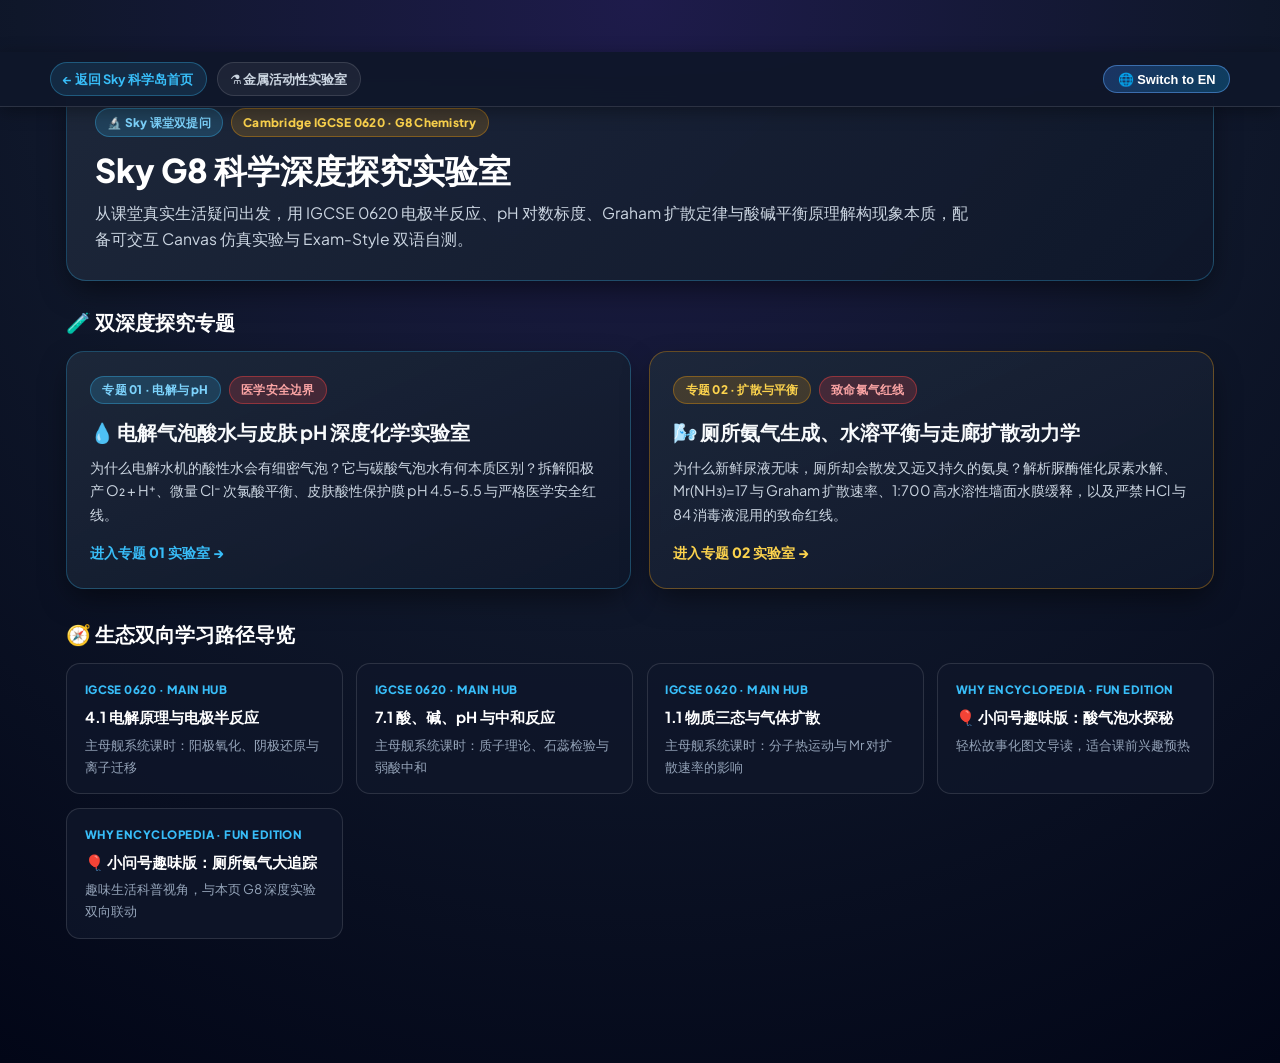
<file: inquiry/index.html>
<!DOCTYPE html>
<html lang="zh-CN">
<head>
  <meta charset="UTF-8">
  <meta name="viewport" content="width=device-width, initial-scale=1.0">
  <title>Sky G8 科学深度探究专题 | IGCSE 0620 Inquiry Hub</title>
  <link rel="preconnect" href="https://fonts.googleapis.com">
  <link rel="preconnect" href="https://fonts.gstatic.com" crossorigin>
  <link href="https://fonts.googleapis.com/css2?family=Plus+Jakarta+Sans:wght@400;600;700;800&family=JetBrains+Mono:wght@500;700&display=swap" rel="stylesheet" media="print" onload="this.media='all'">
  <link rel="stylesheet" href="https://www.igcse.xyz/ecosystem-nav.css">
  <link rel="stylesheet" href="inquiry.css">
</head>
<body>
  <script src="https://www.igcse.xyz/ecosystem-nav.js" defer></script>
  <igcse-nav active="sky" sticky></igcse-nav>

  <div class="inquiry-subbar">
    <div class="subbar-inner">
      <div class="subbar-left">
        <a href="../index.html" class="nav-pill" data-zh="← 返回 Sky 科学岛首页" data-en="← Back to Sky Word Lab">← 返回 Sky 科学岛首页</a>
        <a href="../reactivity/" class="nav-pill secondary" data-zh="⚗️ 金属活动性实验室" data-en="⚗️ Reactivity Lab">⚗️ 金属活动性实验室</a>
      </div>
      <div class="subbar-right">
        <button id="langToggleBtn" class="lang-toggle-btn" type="button">🌐 Switch to EN</button>
      </div>
    </div>
  </div>

  <main class="container">
    <section class="hero-card">
      <div class="hero-badge-row">
        <span class="badge badge-cyan" data-zh="🔬 Sky 课堂双提问" data-en="🔬 Sky Classroom Dual Inquiry">🔬 Sky 课堂双提问</span>
        <span class="badge badge-amber">Cambridge IGCSE 0620 · G8 Chemistry</span>
      </div>
      <h1 data-zh="Sky G8 科学深度探究实验室" data-en="Sky G8 Deep Chemistry Inquiry Lab">Sky G8 科学深度探究实验室</h1>
      <p class="hero-lead" data-zh="从课堂真实生活疑问出发，用 IGCSE 0620 电极半反应、pH 对数标度、Graham 扩散定律与酸碱平衡原理解构现象本质，配备可交互 Canvas 仿真实验与 Exam-Style 双语自测。" data-en="Driven by real classroom questions, explore everyday chemistry through IGCSE 0620 electrode half-equations, the logarithmic pH scale, Graham's law of diffusion, and acid-base equilibria—with interactive Canvas simulations and bilingual exam-style quizzes.">
        从课堂真实生活疑问出发，用 IGCSE 0620 电极半反应、pH 对数标度、Graham 扩散定律与酸碱平衡原理解构现象本质，配备可交互 Canvas 仿真实验与 Exam-Style 双语自测。
      </p>
    </section>

    <section class="section-block">
      <h2 class="section-heading" data-zh="🧪 双深度探究专题" data-en="🧪 Featured Deep Inquiry Modules">🧪 双深度探究专题</h2>
      <div class="grid-2">
        <a href="acidic-water/" class="hub-topic-card">
          <div>
            <div class="hero-badge-row">
              <span class="badge badge-cyan" data-zh="专题 01 · 电解与 pH" data-en="Topic 01 · Electrolysis & pH">专题 01 · 电解与 pH</span>
              <span class="badge badge-danger" data-zh="医学安全边界" data-en="Medical Safety">医学安全边界</span>
            </div>
            <h3 style="font-size:1.22rem;margin-bottom:0.45rem;" data-zh="💧 电解气泡酸水与皮肤 pH 深度化学实验室" data-en="💧 Electrolysed Acidic Bubble Water & Skin pH Lab">💧 电解气泡酸水与皮肤 pH 深度化学实验室</h3>
            <p style="font-size:0.9rem;color:#cbd5e1;" data-zh="为什么电解水机的酸性水会有细密气泡？它与碳酸气泡水有何本质区别？拆解阳极产 O₂ + H⁺、微量 Cl⁻ 次氯酸平衡、皮肤酸性保护膜 pH 4.5–5.5 与严格医学安全红线。" data-en="Why does electrolysed acidic water form fine bubbles, and how does it differ chemically from sparkling carbonated water? Explore anode O₂ + H⁺ half-equations, trace HOCl equilibrium, the skin's pH 4.5–5.5 acid mantle, and strict safety boundaries.">
              为什么电解水机的酸性水会有细密气泡？它与碳酸气泡水有何本质区别？拆解阳极产 O₂ + H⁺、微量 Cl⁻ 次氯酸平衡、皮肤酸性保护膜 pH 4.5–5.5 与严格医学安全红线。
            </p>
          </div>
          <span class="hub-cta" data-zh="进入专题 01 实验室 →" data-en="Open Topic 01 Lab →">进入专题 01 实验室 →</span>
        </a>

        <a href="ammonia-smell/" class="hub-topic-card ammonia">
          <div>
            <div class="hero-badge-row">
              <span class="badge badge-amber" data-zh="专题 02 · 扩散与平衡" data-en="Topic 02 · Diffusion & Equilibrium">专题 02 · 扩散与平衡</span>
              <span class="badge badge-danger" data-zh="致命氯气红线" data-en="Toxic Cl₂ Hazard">致命氯气红线</span>
            </div>
            <h3 style="font-size:1.22rem;margin-bottom:0.45rem;" data-zh="🌬️ 厕所氨气生成、水溶平衡与走廊扩散动力学" data-en="🌬️ Toilet Ammonia Generation, Solubility & Corridor Diffusion">🌬️ 厕所氨气生成、水溶平衡与走廊扩散动力学</h3>
            <p style="font-size:0.9rem;color:#cbd5e1;" data-zh="为什么新鲜尿液无味，厕所却会散发又远又持久的氨臭？解析脲酶催化尿素水解、Mr(NH₃)=17 与 Graham 扩散速率、1:700 高水溶性墙面水膜缓释，以及严禁 HCl 与 84 消毒液混用的致命红线。" data-en="Why is fresh urine odourless yet restroom ammonia spreads far and lingers? Analyse urease-catalysed urea hydrolysis, Mr(NH₃)=17 Graham diffusion, 1:700 solubility in damp wall films, citric acid neutralisation, and the fatal HCl + bleach Cl₂ hazard.">
              为什么新鲜尿液无味，厕所却会散发又远又持久的氨臭？解析脲酶催化尿素水解、Mr(NH₃)=17 与 Graham 扩散速率、1:700 高水溶性墙面水膜缓释，以及严禁 HCl 与 84 消毒液混用的致命红线。
            </p>
          </div>
          <span class="hub-cta" data-zh="进入专题 02 实验室 →" data-en="Open Topic 02 Lab →">进入专题 02 实验室 →</span>
        </a>
      </div>
    </section>

    <section class="section-block">
      <h2 class="section-heading" data-zh="🧭 生态双向学习路径导览" data-en="🧭 Ecosystem Learning Pathways">🧭 生态双向学习路径导览</h2>
      <div class="eco-links-grid">
        <a href="https://www.igcse.xyz/lesson/0620/4-1-electrolysis" class="eco-link-card" target="_blank" rel="noopener">
          <span class="eco-tag">IGCSE 0620 · Main Hub</span>
          <strong data-zh="4.1 电解原理与电极半反应" data-en="4.1 Electrolysis & Half-Equations">4.1 电解原理与电极半反应</strong>
          <span data-zh="主母舰系统课时：阳极氧化、阴极还原与离子迁移" data-en="Core syllabus lesson on anode oxidation, cathode reduction & ion migration">主母舰系统课时：阳极氧化、阴极还原与离子迁移</span>
        </a>
        <a href="https://www.igcse.xyz/lesson/0620/7-1-acids-bases" class="eco-link-card" target="_blank" rel="noopener">
          <span class="eco-tag">IGCSE 0620 · Main Hub</span>
          <strong data-zh="7.1 酸、碱、pH 与中和反应" data-en="7.1 Acids, Bases, pH & Neutralisation">7.1 酸、碱、pH 与中和反应</strong>
          <span data-zh="主母舰系统课时：质子理论、石蕊检验与弱酸中和" data-en="Core syllabus lesson on proton theory, litmus test & neutralisation">主母舰系统课时：质子理论、石蕊检验与弱酸中和</span>
        </a>
        <a href="https://www.igcse.xyz/lesson/0620/1-1-states-of-matter" class="eco-link-card" target="_blank" rel="noopener">
          <span class="eco-tag">IGCSE 0620 · Main Hub</span>
          <strong data-zh="1.1 物质三态与气体扩散" data-en="1.1 States of Matter & Diffusion">1.1 物质三态与气体扩散</strong>
          <span data-zh="主母舰系统课时：分子热运动与 Mr 对扩散速率的影响" data-en="Core syllabus lesson on kinetic particle theory & Mr vs diffusion rate">主母舰系统课时：分子热运动与 Mr 对扩散速率的影响</span>
        </a>
        <a href="https://why.igcse.xyz/#/issue/acidic-bubble-water" class="eco-link-card" target="_blank" rel="noopener">
          <span class="eco-tag">Why Encyclopedia · Fun Edition</span>
          <strong data-zh="🎈 小问号趣味版：酸气泡水探秘" data-en="🎈 Why Fun Edition: Acidic Bubble Water">🎈 小问号趣味版：酸气泡水探秘</strong>
          <span data-zh="轻松故事化图文导读，适合课前兴趣预热" data-en="Story-driven illustrated explainer for quick warm-up">轻松故事化图文导读，适合课前兴趣预热</span>
        </a>
        <a href="https://why.igcse.xyz/#/issue/toilet-ammonia-smell" class="eco-link-card" target="_blank" rel="noopener">
          <span class="eco-tag">Why Encyclopedia · Fun Edition</span>
          <strong data-zh="🎈 小问号趣味版：厕所氨气大追踪" data-en="🎈 Why Fun Edition: Toilet Ammonia Smell">🎈 小问号趣味版：厕所氨气大追踪</strong>
          <span data-zh="趣味生活科普视角，与本页 G8 深度实验双向联动" data-en="Fun everyday science guide linked to this G8 deep lab">趣味生活科普视角，与本页 G8 深度实验双向联动</span>
        </a>
      </div>
    </section>
  </main>

  <script>
    (function () {
      const LANG_KEY = "sky_inquiry_lang";
      let lang = localStorage.getItem(LANG_KEY) || "zh";
      function render() {
        const isEn = lang === "en";
        document.documentElement.lang = isEn ? "en" : "zh-CN";
        document.querySelectorAll("[data-zh][data-en]").forEach(el => {
          el.innerHTML = isEn ? el.dataset.en : el.dataset.zh;
        });
        const btn = document.getElementById("langToggleBtn");
        if (btn) btn.textContent = isEn ? "🌐 切换中文" : "🌐 Switch to EN";
      }
      document.getElementById("langToggleBtn")?.addEventListener("click", () => {
        lang = lang === "zh" ? "en" : "zh";
        localStorage.setItem(LANG_KEY, lang);
        render();
      });
      render();
    })();
  </script>
</body>
</html>
</file>
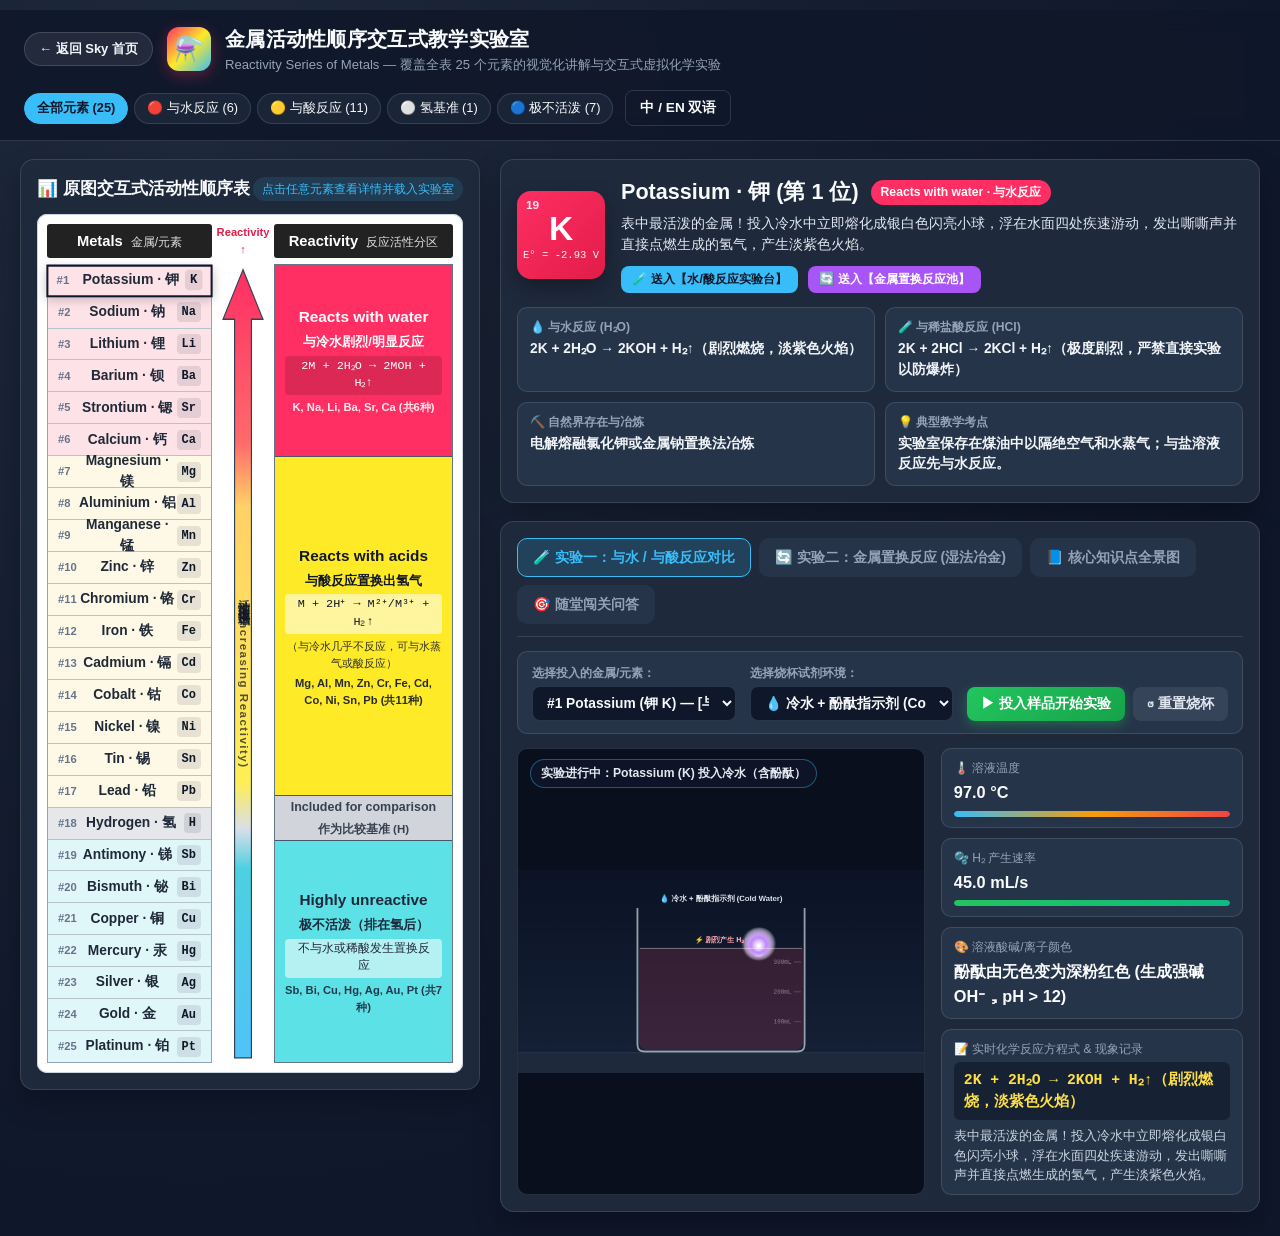
<file: reactivity/index.html>
<!DOCTYPE html>
<html lang="zh-CN">
<head>
  <meta charset="UTF-8">
  <meta name="viewport" content="width=device-width, initial-scale=1.0">
  <title>金属活动性顺序表与交互式化学实验室 | Reactivity Series Interactive Lab</title>
  <link rel="stylesheet" href="style.css">
  <!-- 生态全域导航组件 -->
  <script src="https://www.igcse.xyz/ecosystem-nav.js" defer></script>
</head>
<body>
  <!-- 全域生态顶栏 (Sky 席位高亮) -->
  <igcse-nav active="sky" sticky></igcse-nav>

  <!-- 顶部导航栏 -->
  <header class="top-header">
    <div class="header-left">
      <a href="https://sky.igcse.xyz/" class="nav-back-to-sky" title="返回 Sky 科学词汇与大练兵首页">
        ← 返回 Sky 首页
      </a>
      <div class="logo-badge">⚗️</div>
      <div>
        <h1 data-i18n="title">金属活动性顺序交互式教学实验室</h1>
        <p class="subtitle" data-i18n="subtitle">Reactivity Series of Metals — 覆盖全表 25 个元素的视觉化讲解与交互式虚拟化学实验</p>
      </div>
    </div>
    <div class="header-actions">
      <div class="Filter-pills" id="zoneFilterGroup" aria-label="区域筛选">
        <button class="pill active" data-zone="all">全部元素 (25)</button>
        <button class="pill zone-water-pill" data-zone="water">🔴 与水反应 (6)</button>
        <button class="pill zone-acid-pill" data-zone="acid">🟡 与酸反应 (11)</button>
        <button class="pill zone-h-pill" data-zone="hydrogen">⚪ 氢基准 (1)</button>
        <button class="pill zone-unreactive-pill" data-zone="unreactive">🔵 极不活泼 (7)</button>
      </div>
      <button id="langToggleBtn" class="btn-outline" title="切换中英文显示">中 / EN 双语</button>
    </div>
  </header>

  <!-- 主体三栏/双栏响应式网格 -->
  <main class="workspace-grid">
    <!-- 左侧：严格复刻原图的交互式金属活动性顺序表 -->
    <section class="chart-panel card-surface" aria-label="金属活动性顺序表">
      <div class="panel-header">
        <h2>📊 原图交互式活动性顺序表</h2>
        <span class="hint-tag">点击任意元素查看详情并载入实验室</span>
      </div>

      <!-- 复刻原图的三列结构：Metals | 渐变向上箭头 | Reactivity 分区 -->
      <div class="diagram-replica">
        <!-- 表头 -->
        <div class="diagram-header-row">
          <div class="col-metals-header">Metals <span class="cn-sub">金属/元素</span></div>
          <div class="col-arrow-header" title="越往上金属活动性越强">Reactivity ↑</div>
          <div class="col-reactivity-header">Reactivity <span class="cn-sub">反应活性分区</span></div>
        </div>

        <!-- 表体 -->
        <div class="diagram-body">
          <!-- 左列：24 个金属/氢元素行 -->
          <div class="metals-list" id="metalsListContainer">
            <!-- 由 JS 动态渲染 24 个元素行，严格对应原图顺序 -->
          </div>

          <!-- 中列：贯穿全表的平滑色彩渐变向上大箭头 -->
          <div class="arrow-column">
            <svg class="reactivity-arrow-svg" viewBox="0 0 60 840" preserveAspectRatio="none" aria-hidden="true">
              <defs>
                <linearGradient id="arrowGrad" x1="0%" y1="0%" x2="0%" y2="100%">
                  <stop offset="0%" stop-color="#ff2e63" />
                  <stop offset="22%" stop-color="#ff6b6b" />
                  <stop offset="30%" stop-color="#ffd166" />
                  <stop offset="65%" stop-color="#ffee55" />
                  <stop offset="71%" stop-color="#d8dee9" />
                  <stop offset="76%" stop-color="#4dd0e1" />
                  <stop offset="100%" stop-color="#4fc3f7" />
                </linearGradient>
              </defs>
              <!-- 箭头头部 -->
              <polygon points="30,6 4,58 19,58 19,834 41,834 41,58 56,58" fill="url(#arrowGrad)" stroke="#334155" stroke-width="1.5" />
            </svg>
            <div class="arrow-vertical-label">活动性由下往上依次增强 (Increasing Reactivity)</div>
          </div>

          <!-- 右列：四大反应活性色块区（严格按原图比例 6 : 10 : 1 : 7） -->
          <div class="reactivity-zones">
            <div class="zone-block zone-water" data-zone-select="water" style="flex: 6;">
              <div class="zone-content">
                <span class="zone-en">Reacts with water</span>
                <span class="zone-cn">与冷水剧烈/明显反应</span>
                <span class="zone-formula">2M + 2H₂O → 2MOH + H₂↑</span>
                <span class="zone-elements-count">K, Na, Li, Ba, Sr, Ca (共6种)</span>
              </div>
            </div>
            <div class="zone-block zone-acid" data-zone-select="acid" style="flex: 11;">
              <div class="zone-content">
                <span class="zone-en">Reacts with acids</span>
                <span class="zone-cn">与酸反应置换出氢气</span>
                <span class="zone-formula">M + 2H⁺ → M²⁺/M³⁺ + H₂↑</span>
                <span class="zone-subnote">（与冷水几乎不反应，可与水蒸气或酸反应）</span>
                <span class="zone-elements-count">Mg, Al, Mn, Zn, Cr, Fe, Cd, Co, Ni, Sn, Pb (共11种)</span>
              </div>
            </div>
            <div class="zone-block zone-hydrogen" data-zone-select="hydrogen" style="flex: 1;">
              <div class="zone-content">
                <span class="zone-en">Included for comparison</span>
                <span class="zone-cn">作为比较基准 (H)</span>
              </div>
            </div>
            <div class="zone-block zone-unreactive" data-zone-select="unreactive" style="flex: 7;">
              <div class="zone-content">
                <span class="zone-en">Highly unreactive</span>
                <span class="zone-cn">极不活泼（排在氢后）</span>
                <span class="zone-formula">不与水或稀酸发生置换反应</span>
                <span class="zone-elements-count">Sb, Bi, Cu, Hg, Ag, Au, Pt (共7种)</span>
              </div>
            </div>
          </div>
        </div>
      </div>
    </section>

    <!-- 右侧：元素深度解析 + 交互式化学实验室 + 核心考点与随堂测验 -->
    <section class="interactive-panel">
      <!-- 1. 当前选中元素的百科与性质卡片 -->
      <div class="element-inspector card-surface" id="elementInspector">
        <div class="inspector-top">
          <div class="element-symbol-box" id="inspSymbolBox">
            <span class="atomic-num" id="inspAtomicNum">19</span>
            <span class="chem-symbol" id="inspSymbol">K</span>
            <span class="electrode-pot" id="inspPotential">E° = -2.93 V</span>
          </div>
          <div class="element-title-group">
            <div class="title-line">
              <h2 id="inspName">Potassium · 钾</h2>
              <span class="zone-badge" id="inspZoneBadge">Reacts with water · 与水反应</span>
            </div>
            <p class="insp-summary" id="inspSummary">
              排在活动性顺序表最顶端！遇冷水立即剧烈反应，熔化成银白色小球四处游动，释放大量热量并点燃生成的氢气，产生淡紫色火焰。
            </p>
            <div class="insp-quick-actions">
              <button class="btn-primary btn-sm" id="loadToWaterAcidBtn">🧪 送入【水/酸反应实验台】</button>
              <button class="btn-secondary btn-sm" id="loadToDisplaceBtn">🔄 送入【金属置换反应池】</button>
            </div>
          </div>
        </div>
        <div class="inspector-grid">
          <div class="insp-item">
            <span class="insp-label">💧 与水反应 (H₂O)</span>
            <span class="insp-val" id="inspWaterEq">2K + 2H₂O → 2KOH + H₂↑ (剧烈燃烧，紫焰)</span>
          </div>
          <div class="insp-item">
            <span class="insp-label">🧪 与稀盐酸反应 (HCl)</span>
            <span class="insp-val" id="inspAcidEq">2K + 2HCl → 2KCl + H₂↑ (极度剧烈/爆炸风险)</span>
          </div>
          <div class="insp-item">
            <span class="insp-label">⛏️ 自然界存在与冶炼</span>
            <span class="insp-val" id="inspExtraction">化合态存在；工业采用电解熔融盐法 (Electrolysis) 冶炼</span>
          </div>
          <div class="insp-item">
            <span class="insp-label">💡 典型教学考点</span>
            <span class="insp-val" id="inspTip">保存在煤油中隔绝空气与水分；切勿在实验室直接投入浓酸。</span>
          </div>
        </div>
      </div>

      <!-- 2. 多合一交互式化学实验与知识模块切换 -->
      <div class="lab-workspace card-surface">
        <div class="tabs-bar" role="tablist">
          <button class="tab-btn active" data-tab="tab-water-acid" role="tab">
            🧪 实验一：与水 / 与酸反应对比
          </button>
          <button class="tab-btn" data-tab="tab-displacement" role="tab">
            🔄 实验二：金属置换反应 (湿法冶金)
          </button>
          <button class="tab-btn" data-tab="tab-knowledge" role="tab">
            📘 核心知识点全景图
          </button>
          <button class="tab-btn" data-tab="tab-quiz" role="tab">
            🎯 随堂闯关问答
          </button>
        </div>

        <!-- Tab 1: 与水 & 与酸反应交互式双烧杯仿真实验室 -->
        <div class="tab-content active" id="tab-water-acid">
          <div class="lab-controls-bar">
            <div class="control-group">
              <label for="lab1MetalSelect">选择投入的金属/元素：</label>
              <select id="lab1MetalSelect" class="select-input"></select>
            </div>
            <div class="control-group">
              <label for="lab1MediumSelect">选择烧杯试剂环境：</label>
              <select id="lab1MediumSelect" class="select-input">
                <option value="water">💧 冷水 + 酚酞指示剂 (Cold Water + Phenolphthalein)</option>
                <option value="acid">🧪 稀盐酸 HCl (Dilute Hydrochloric Acid)</option>
                <option value="compare">⚖️ 双烧杯同屏对比（左：冷水 | 右：稀盐酸）</option>
              </select>
            </div>
            <div class="control-buttons">
              <button id="lab1StartBtn" class="btn-action">▶ 投入样品开始实验</button>
              <button id="lab1ResetBtn" class="btn-ghost">↺ 重置烧杯</button>
            </div>
          </div>

          <!-- Canvas 仿真舞台 + 实时仪表盘 -->
          <div class="sim-stage-wrapper">
            <div class="canvas-box">
              <canvas id="beakerCanvas" width="680" height="340"></canvas>
              <div class="canvas-overlay-badges" id="lab1OverlayBadges">
                <span class="status-pill" id="lab1StateBadge">待命：点击“投入样品开始实验”或直接点击左侧顺序表</span>
              </div>
            </div>

            <div class="telemetry-panel">
              <div class="telemetry-card">
                <span class="tele-label">🌡️ 溶液温度</span>
                <div class="tele-value" id="teleTemp">25.0 °C</div>
                <div class="progress-bar"><div class="progress-fill temp-fill" id="teleTempBar" style="width: 15%;"></div></div>
              </div>
              <div class="telemetry-card">
                <span class="tele-label">🫧 H₂ 产生速率</span>
                <div class="tele-value" id="teleGasRate">0.0 mL/s</div>
                <div class="progress-bar"><div class="progress-fill gas-fill" id="teleGasBar" style="width: 0%;"></div></div>
              </div>
              <div class="telemetry-card">
                <span class="tele-label">🎨 溶液酸碱/离子颜色</span>
                <div class="tele-value" id="teleColorDesc">无色透明 (pH = 7.0)</div>
              </div>
              <div class="telemetry-card equation-box">
                <span class="tele-label">📝 实时化学反应方程式 & 现象记录</span>
                <div class="tele-equation" id="teleEquation">请选择金属并点击投入样品观察现象</div>
                <div class="tele-phenomenon" id="telePhenomenon"></div>
              </div>
            </div>
          </div>
        </div>

        <!-- Tab 2: 金属置换反应虚拟实验室 (A + BC -> AC + B) -->
        <div class="tab-content" id="tab-displacement">
          <div class="lab-controls-bar">
            <div class="control-group">
              <label for="dispStripSelect">插入金属片 (单质 M₁)：</label>
              <select id="dispStripSelect" class="select-input"></select>
            </div>
            <div class="control-group">
              <label for="dispSolutionSelect">烧杯盐溶液 (化合物 M₂ⁿ⁺)：</label>
              <select id="dispSolutionSelect" class="select-input">
                <option value="Cu">CuSO₄ 硫酸铜溶液 (天蓝色 · Cu²⁺)</option>
                <option value="Ag">AgNO₃ 硝酸银溶液 (无色 · Ag⁺)</option>
                <option value="Fe">FeSO₄ 硫酸亚铁溶液 (浅绿色 · Fe²⁺)</option>
                <option value="Zn">ZnSO₄ 硫酸锌溶液 (无色 · Zn²⁺)</option>
                <option value="Mg">MgSO₄ 硫酸镁溶液 (无色 · Mg²⁺)</option>
                <option value="Pb">Pb(NO₃)₂ 硝酸铅溶液 (无色 · Pb²⁺)</option>
                <option value="H">HCl 稀盐酸溶液 (无色 · H⁺ 基准对比)</option>
              </select>
            </div>
            <div class="control-buttons">
              <button id="dispStartBtn" class="btn-action">⬇️ 浸入金属片</button>
              <button id="dispResetBtn" class="btn-ghost">↺ 取出并重置</button>
            </div>
          </div>

          <div class="sim-stage-wrapper">
            <div class="canvas-box">
              <canvas id="displacementCanvas" width="680" height="340"></canvas>
            </div>
            <div class="telemetry-panel">
              <div class="telemetry-card">
                <span class="tele-label">⚖️ 活动性位置对比</span>
                <div class="tele-value" id="dispRankCompare">Fe (#12) vs Cu (#20)</div>
              </div>
              <div class="telemetry-card">
                <span class="tele-label">⚡ 反应判据 (“强换弱”)</span>
                <div class="tele-value" id="dispVerdict">✅ 可以发生置换反应</div>
              </div>
              <div class="telemetry-card equation-box">
                <span class="tele-label">📝 离子反应与表面析出物观测</span>
                <div class="tele-equation" id="dispEquation">Fe + CuSO₄ → FeSO₄ + Cu↓</div>
                <div class="tele-phenomenon" id="dispPhenomenon">铁片表面析出紫红色海绵状铜，溶液由天蓝色逐渐变为浅绿色 (Fe²⁺)。</div>
              </div>
              <div class="preset-buttons-box">
                <span class="tele-label">✨ 经典课堂演示一键载入：</span>
                <div class="preset-chips">
                  <button class="chip-btn" data-strip="Fe" data-sol="Cu">曾青得铁则化为铜 (Fe + CuSO₄)</button>
                  <button class="chip-btn" data-strip="Cu" data-sol="Ag">铜树银花实验 (Cu + AgNO₃)</button>
                  <button class="chip-btn" data-strip="Zn" data-sol="Fe">锌置换亚铁 (Zn + FeSO₄)</button>
                  <button class="chip-btn" data-strip="Cu" data-sol="Fe">反例：铜入硫酸亚铁 (不反应)</button>
                  <button class="chip-btn" data-strip="Na" data-sol="Cu">易错特例：钠入硫酸铜 (先与水反应!)</button>
                </div>
              </div>
            </div>
          </div>
        </div>

        <!-- Tab 3: 原图全知识点总结讲义 -->
        <div class="tab-content" id="tab-knowledge">
          <div class="knowledge-grid">
            <article class="know-card border-pink">
              <h3>1️⃣ 粉红区：与水反应 (Reacts with water)</h3>
              <p class="know-elements">包含 6 种强活泼金属：<strong>K (钾)、Na (钠)、Li (锂)、Ba (钡)、Sr (锶)、Ca (钙)</strong></p>
              <ul>
                <li><strong>核心规律：</strong>极易失去最外层电子，在常温下即可置换出冷水中的氢，生成<strong>强碱（氢氧化物）和氢气</strong>：<code>2M + 2H₂O → 2MOH + H₂↑</code>（二价金属为 <code>M + 2H₂O → M(OH)₂ + H₂↑</code>）。</li>
                <li><strong>递变现象：</strong>钾遇水立即起火（紫色火焰）；钠熔成银白小球四处游动；锂缓慢冒泡浮于水面；钙沉入水底产生大量气泡并形成微溶氢氧化钙白色浑浊。</li>
                <li><strong>重要警示：</strong>这 6 种金属放入盐溶液（如 CuSO₄）中时，<strong>不会置换出金属单质</strong>，而是先与水剧烈反应生成碱，再与金属离子生成氢氧化物沉淀！</li>
              </ul>
            </article>

            <article class="know-card border-yellow">
              <h3>2️⃣ 黄色区：与酸反应 (Reacts with acids)</h3>
              <p class="know-elements">包含 11 种较活泼金属：<strong>Mg (镁)、Al (铝)、Mn (锰)、Zn (锌)、Cr (铬)、Fe (铁)、Cd (镉)、Co (钴)、Ni (镍)、Sn (锡)、Pb (铅)</strong></p>
              <ul>
                <li><strong>核心规律：</strong>排在氢（H）之前，但活动性弱于钙。它们<strong>几乎不与冷水反应</strong>（Mg 可与沸水缓慢反应，Mg/Al/Zn/Fe 在高温下可与水蒸气反应生成氧化物），但能与稀盐酸、稀硫酸发生置换反应生成氢气：<code>M + 2H⁺ → M²⁺ + H₂↑</code>。</li>
                <li><strong>关键细节：</strong>
                  <ul>
                    <li><strong>铝 (Al) 钝化与氧化膜：</strong>表面有致密 Al₂O₃ 薄膜，投入酸中最初气泡较慢，膜溶解后迅速加快。</li>
                    <li><strong>铁 (Fe) 的变价：</strong>与非氧化性稀酸（稀 HCl、稀 H₂SO₄）反应只生成<strong>+2价亚铁离子 (Fe²⁺，浅绿色)</strong>，绝不生成 Fe³⁺。</li>
                    <li><strong>铅 (Pb) 的表面覆盖：</strong>排在氢前边缘，与稀 H₂SO₄ 反应生成难溶 PbSO₄ 覆盖表面，反应很快停止。</li>
                  </ul>
                </li>
              </ul>
            </article>

            <article class="know-card border-grey">
              <h3>3️⃣ 灰色基准线：氢 (Hydrogen — Included for comparison)</h3>
              <p class="know-elements">非金属元素 <strong>H (氢)</strong>，标准电极电势定义为 <code>E°(H⁺/H₂) = 0.00 V</code></p>
              <ul>
                <li><strong>为什么把非金属“氢”放进金属表？</strong>因为酸溶液中起氧化作用的是氢离子（H⁺）。氢是判断金属能否与非氧化性酸发生置换放出氢气的<strong>分水岭</strong>：</li>
                <li><strong>排在 H 之前（K ~ Pb）：</strong>失电子能力比 H₂ 强（E° &lt; 0 V），能把酸中的 H⁺ 还原成 H₂↑。</li>
                <li><strong>排在 H 之后（Sb ~ Pt）：</strong>失电子能力比 H₂ 弱（E° &gt; 0 V），不能从稀酸中置换出氢气。</li>
              </ul>
            </article>

            <article class="know-card border-blue">
              <h3>4️⃣ 蓝色区：极不活泼金属 (Highly unreactive)</h3>
              <p class="know-elements">包含 7 种氢后元素：<strong>Sb (锑)、Bi (铋)、Cu (铜)、Hg (汞)、Ag (银)、Au (金)、Pt (铂)</strong></p>
              <ul>
                <li><strong>核心规律：</strong>既不与水反应，也不与稀盐酸、稀硫酸反应放出氢气。</li>
                <li><strong>与强氧化性酸及王水：</strong>Cu、Hg、Ag 可溶于浓硫酸（加热）或硝酸，但生成的气体是 SO₂、NO₂ 或 NO，<strong>而不是 H₂</strong>；Au（金）和 Pt（铂）化学性质极稳定，仅溶于<strong>王水（浓硝酸 : 浓盐酸 = 1 : 3）</strong>。</li>
                <li><strong>金属冶炼关联：</strong>
                  <span class="tag-inline">K ~ Al：电解法 (Electrolysis)</span>
                  <span class="tag-inline">Mn ~ Cu：热还原法 (C / CO / H₂ / 铝热)</span>
                  <span class="tag-inline">Hg ~ Ag：热分解法</span>
                  <span class="tag-inline">Au ~ Pt：自然界游离态富集</span>
                </li>
              </ul>
            </article>
          </div>
        </div>

        <!-- Tab 4: 随堂互动测验 (带即时解析与积分) -->
        <div class="tab-content" id="tab-quiz">
          <div class="quiz-container">
            <div class="quiz-header">
              <div>
                <span class="quiz-step-badge" id="quizStepBadge">第 1 / 6 题</span>
                <h3 id="quizQuestionText">题目加载中...</h3>
              </div>
              <div class="quiz-score-box">
                得分：<strong id="quizScoreVal">0</strong> / 6
              </div>
            </div>
            <div class="quiz-options" id="quizOptionsBox"></div>
            <div class="quiz-feedback hidden" id="quizFeedbackBox"></div>
            <div class="quiz-footer">
              <button id="quizPrevBtn" class="btn-ghost" disabled>← 上一题</button>
              <button id="quizNextBtn" class="btn-primary">下一题 →</button>
              <button id="quizRestartBtn" class="btn-outline">🔄 重新测验</button>
            </div>
          </div>
        </div>

      </div>
    </section>
  </main>

  <script src="app.js"></script>
</body>
</html>
</file>
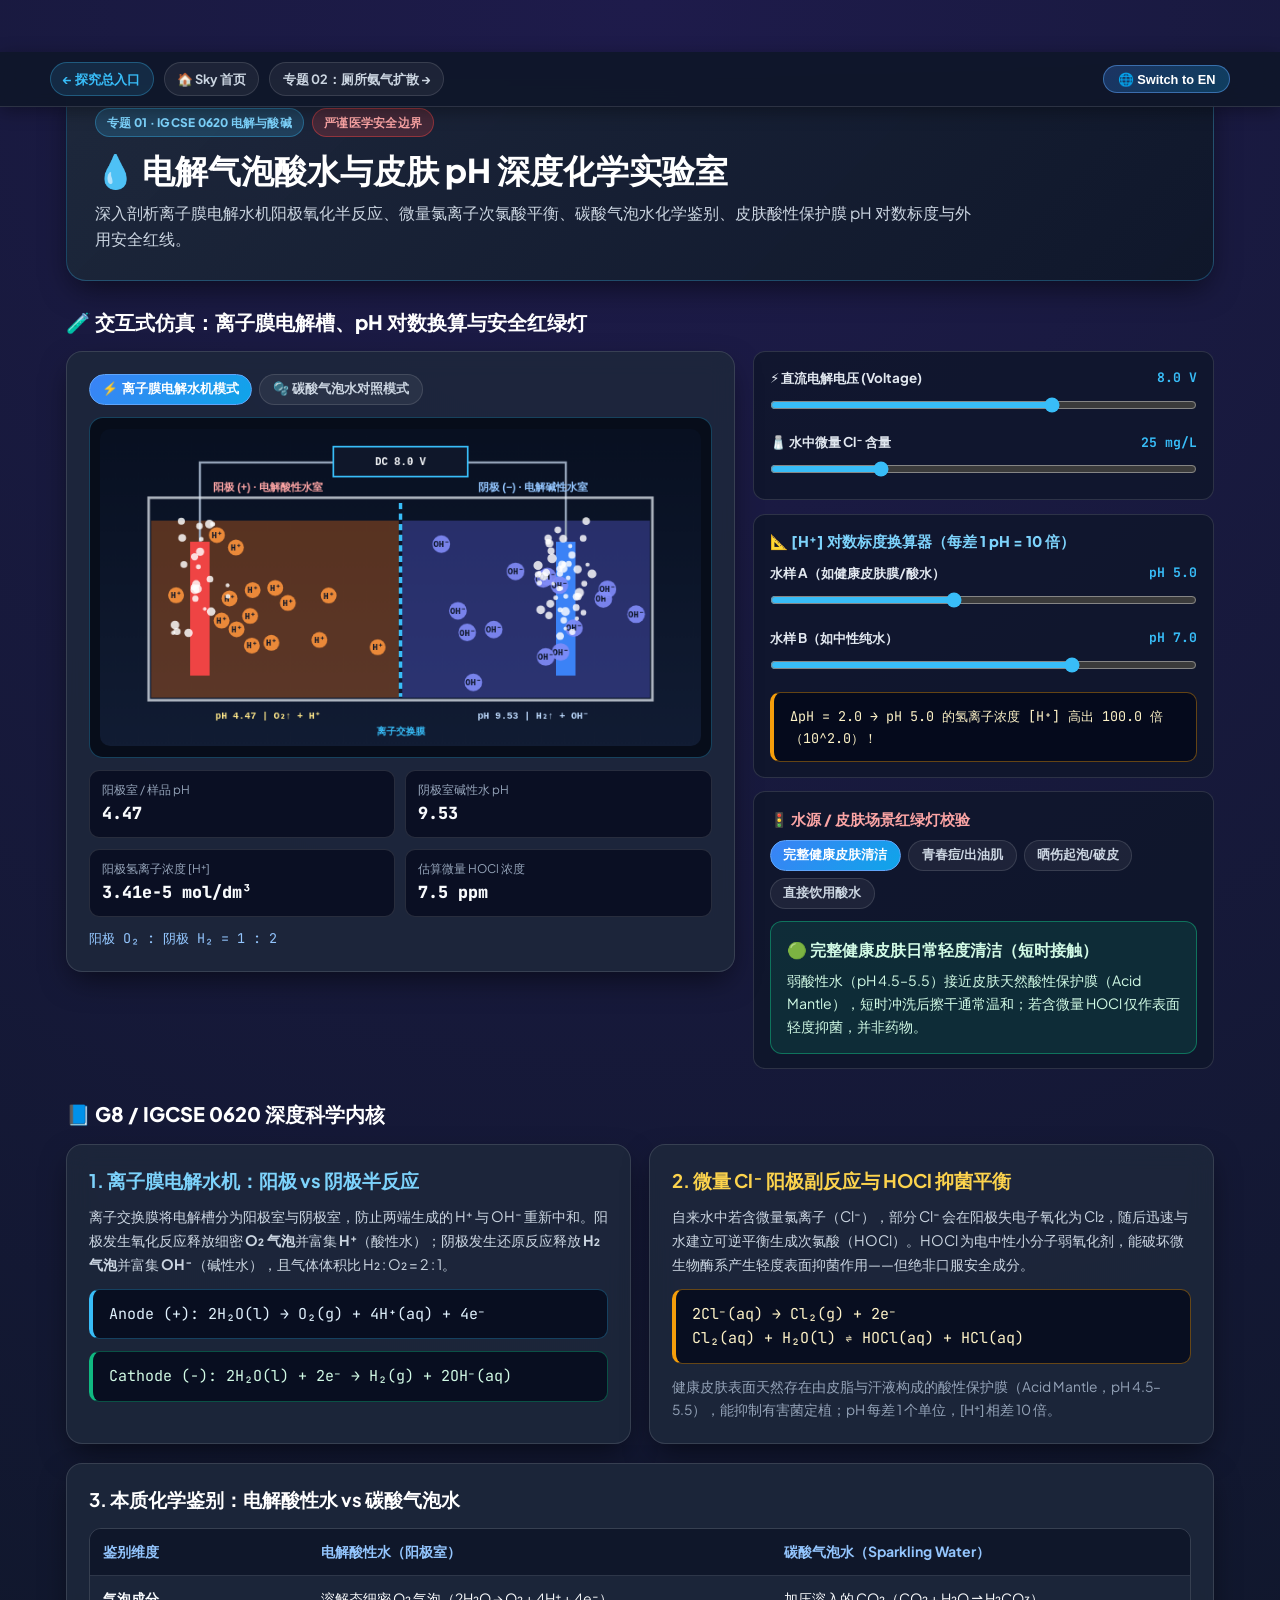
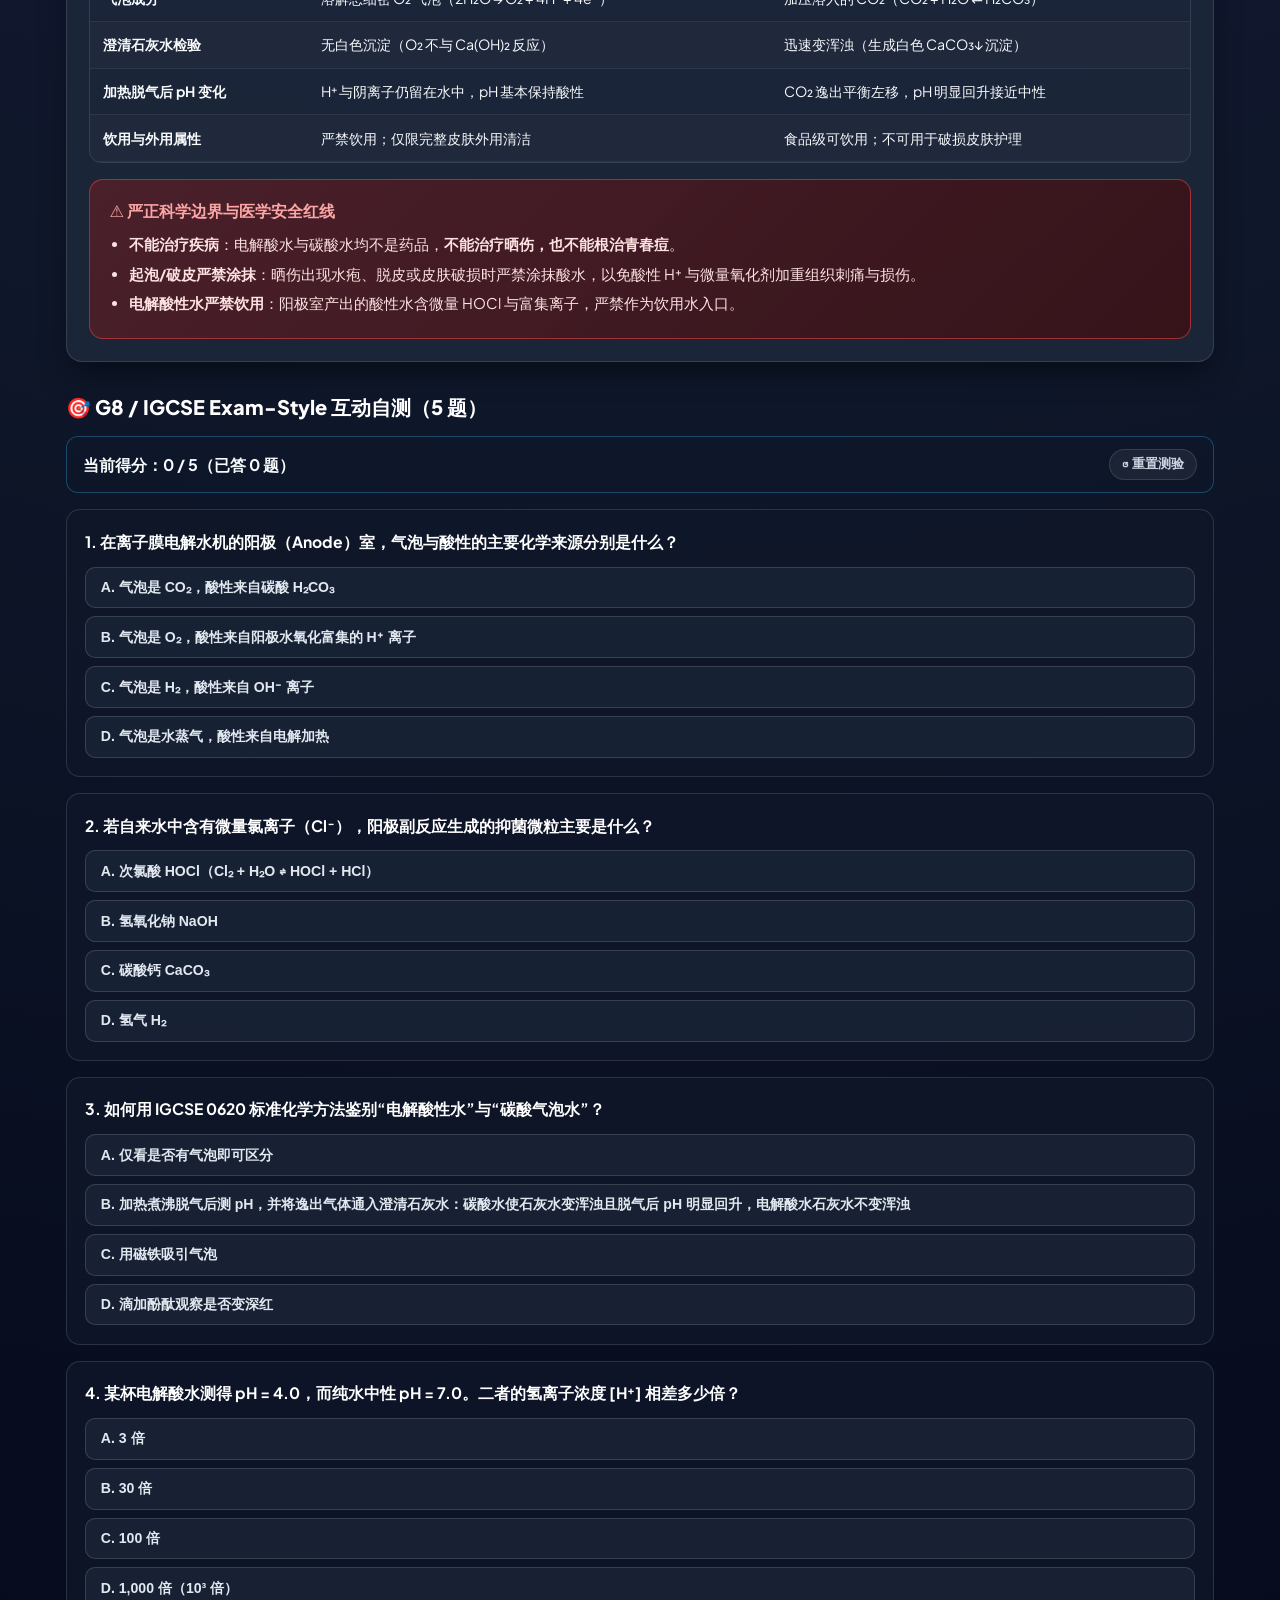
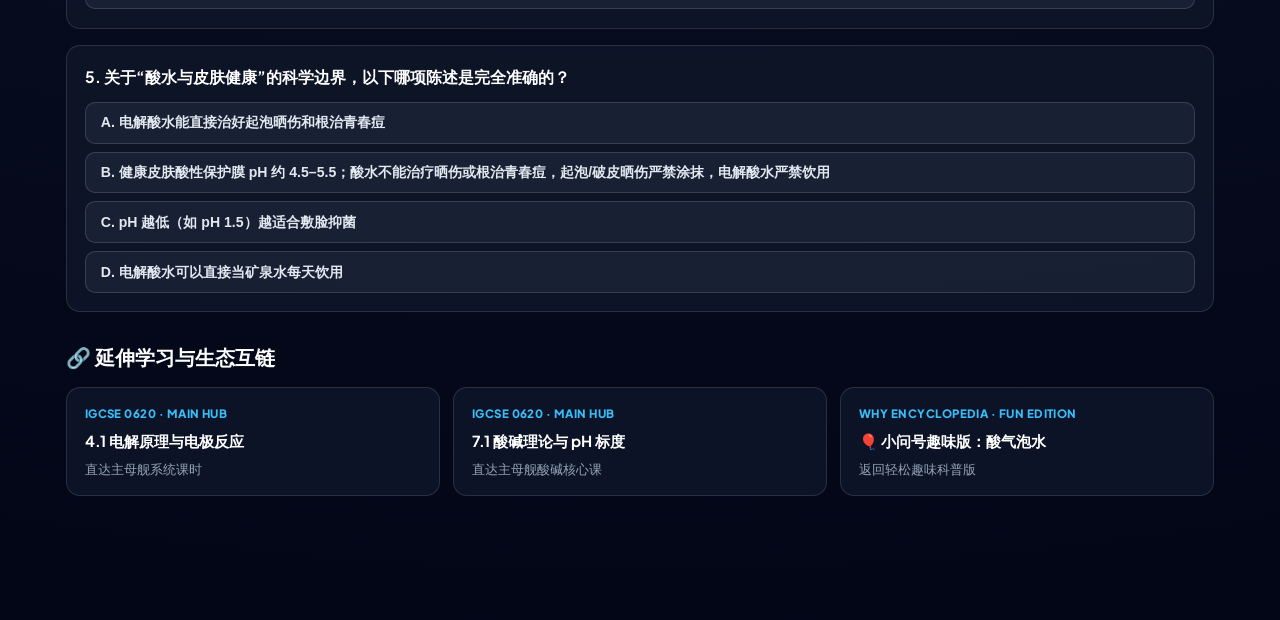
<file: inquiry/acidic-water/index.html>
<!DOCTYPE html>
<html lang="zh-CN">
<head>
  <meta charset="UTF-8">
  <meta name="viewport" content="width=device-width, initial-scale=1.0">
  <title>电解气泡酸水与皮肤 pH 深度化学实验室 | Sky G8 Inquiry</title>
  <link rel="preconnect" href="https://fonts.googleapis.com">
  <link rel="preconnect" href="https://fonts.gstatic.com" crossorigin>
  <link href="https://fonts.googleapis.com/css2?family=Plus+Jakarta+Sans:wght@400;600;700;800&family=JetBrains+Mono:wght@500;700&display=swap" rel="stylesheet" media="print" onload="this.media='all'">
  <link rel="stylesheet" href="https://www.igcse.xyz/ecosystem-nav.css">
  <link rel="stylesheet" href="../inquiry.css">
</head>
<body>
  <script src="https://www.igcse.xyz/ecosystem-nav.js" defer></script>
  <igcse-nav active="sky" sticky></igcse-nav>

  <div class="inquiry-subbar">
    <div class="subbar-inner">
      <div class="subbar-left">
        <a href="../index.html" class="nav-pill" data-zh="← 探究总入口" data-en="← Inquiry Hub">← 探究总入口</a>
        <a href="../../index.html" class="nav-pill secondary" data-zh="🏠 Sky 首页" data-en="🏠 Sky Home">🏠 Sky 首页</a>
        <a href="../ammonia-smell/" class="nav-pill secondary" data-zh="专题 02：厕所氨气扩散 →" data-en="Topic 02: Ammonia Diffusion →">专题 02：厕所氨气扩散 →</a>
      </div>
      <div class="subbar-right">
        <button id="langToggleBtn" class="lang-toggle-btn" type="button">🌐 Switch to EN</button>
      </div>
    </div>
  </div>

  <main class="container">
    <section class="hero-card">
      <div class="hero-badge-row">
        <span class="badge badge-cyan" data-zh="专题 01 · IGCSE 0620 电解与酸碱" data-en="Topic 01 · IGCSE 0620 Electrolysis & Acids">专题 01 · IGCSE 0620 电解与酸碱</span>
        <span class="badge badge-danger" data-zh="严谨医学安全边界" data-en="Strict Safety Boundaries">严谨医学安全边界</span>
      </div>
      <h1 data-zh="💧 电解气泡酸水与皮肤 pH 深度化学实验室" data-en="💧 Electrolysed Acidic Bubble Water & Skin pH Lab">💧 电解气泡酸水与皮肤 pH 深度化学实验室</h1>
      <p class="hero-lead" data-zh="深入剖析离子膜电解水机阳极氧化半反应、微量氯离子次氯酸平衡、碳酸气泡水化学鉴别、皮肤酸性保护膜 pH 对数标度与外用安全红线。" data-en="Investigate anode half-equations in membrane water electrolysers, trace chloride hypochlorous acid equilibrium, chemical differentiation from carbonated water, the logarithmic pH scale of the skin's acid mantle, and strict medical safety limits.">
        深入剖析离子膜电解水机阳极氧化半反应、微量氯离子次氯酸平衡、碳酸气泡水化学鉴别、皮肤酸性保护膜 pH 对数标度与外用安全红线。
      </p>
    </section>

    <!-- Interactive Canvas Lab -->
    <section class="section-block">
      <h2 class="section-heading" data-zh="🧪 交互式仿真：离子膜电解槽、pH 对数换算与安全红绿灯" data-en="🧪 Interactive Lab: Membrane Electrolyser, [H⁺] Log Converter & Safety Validator">🧪 交互式仿真：离子膜电解槽、pH 对数换算与安全红绿灯</h2>
      <div class="lab-grid">
        <div class="panel">
          <div class="btn-group" style="margin-bottom:0.75rem;">
            <button type="button" class="btn-chip active" data-sim-mode="electrolysis" data-zh="⚡ 离子膜电解水机模式" data-en="⚡ Membrane Electrolyser Mode">⚡ 离子膜电解水机模式</button>
            <button type="button" class="btn-chip" data-sim-mode="carbonated" data-zh="🫧 碳酸气泡水对照模式" data-en="🫧 Carbonated Water Control">🫧 碳酸气泡水对照模式</button>
          </div>
          <div class="canvas-frame">
            <canvas id="acidWaterCanvas" width="680" height="360"></canvas>
          </div>
          <div class="telemetry-grid">
            <div class="tele-box">
              <span class="tele-label" data-zh="阳极室 / 样品 pH" data-en="Anode / Sample pH">阳极室 / 样品 pH</span>
              <span class="tele-val" id="teleAnodePH">4.47</span>
            </div>
            <div class="tele-box">
              <span class="tele-label" data-zh="阴极室碱性水 pH" data-en="Cathode Alkaline pH">阴极室碱性水 pH</span>
              <span class="tele-val" id="teleCathodePH">9.53</span>
            </div>
            <div class="tele-box">
              <span class="tele-label" data-zh="阳极氢离子浓度 [H⁺]" data-en="Anode [H⁺] Concentration">阳极氢离子浓度 [H⁺]</span>
              <span class="tele-val" id="teleHConc">3.41e-5 mol/dm³</span>
            </div>
            <div class="tele-box">
              <span class="tele-label" data-zh="估算微量 HOCl 浓度" data-en="Estimated Trace HOCl">估算微量 HOCl 浓度</span>
              <span class="tele-val" id="teleHocl">7.5 ppm</span>
            </div>
          </div>
          <div style="margin-top:0.65rem;font-size:0.84rem;color:#93c5fd;font-family:var(--font-mono);" id="teleGasRatio">阳极 O₂ : 阴极 H₂ = 1 : 2</div>
        </div>

        <div class="controls-stack">
          <div class="control-card">
            <div class="control-row">
              <div class="control-label">
                <span data-zh="⚡ 直流电解电压 (Voltage)" data-en="⚡ DC Voltage">⚡ 直流电解电压 (Voltage)</span>
                <span class="val-chip" id="valVoltage">8.0 V</span>
              </div>
              <input id="voltageSlider" type="range" min="0" max="12" step="0.5" value="8">
            </div>
            <div class="control-row">
              <div class="control-label">
                <span data-zh="🧂 水中微量 Cl⁻ 含量" data-en="🧂 Trace Chloride (Cl⁻)">🧂 水中微量 Cl⁻ 含量</span>
                <span class="val-chip" id="valChloride">25 mg/L</span>
              </div>
              <input id="chlorideSlider" type="range" min="0" max="100" step="5" value="25">
            </div>
          </div>

          <div class="control-card">
            <div style="font-weight:800;font-size:0.92rem;margin-bottom:0.55rem;color:#7dd3fc;" data-zh="📐 [H⁺] 对数标度换算器（每差 1 pH = 10 倍）" data-en="📐 [H⁺] Logarithmic Scale Converter (1 pH unit = 10×)">📐 [H⁺] 对数标度换算器（每差 1 pH = 10 倍）</div>
            <div class="control-row">
              <div class="control-label">
                <span data-zh="水样 A（如健康皮肤膜/酸水）" data-en="Sample A (e.g. Skin / Acidic Water)">水样 A（如健康皮肤膜/酸水）</span>
                <span class="val-chip" id="valPhA">pH 5.0</span>
              </div>
              <input id="phSliderA" type="range" min="2.0" max="9.0" step="0.5" value="5.0">
            </div>
            <div class="control-row">
              <div class="control-label">
                <span data-zh="水样 B（如中性纯水）" data-en="Sample B (e.g. Neutral Water)">水样 B（如中性纯水）</span>
                <span class="val-chip" id="valPhB">pH 7.0</span>
              </div>
              <input id="phSliderB" type="range" min="2.0" max="9.0" step="0.5" value="7.0">
            </div>
            <div class="eq-box amber" id="logResultBox" style="margin-bottom:0;font-size:0.84rem;"></div>
          </div>

          <div class="control-card">
            <div style="font-weight:800;font-size:0.92rem;margin-bottom:0.55rem;color:#fca5a5;" data-zh="🚦 水源 / 皮肤场景红绿灯校验" data-en="🚦 Water & Skin Scenario Traffic-Light Check">🚦 水源 / 皮肤场景红绿灯校验</div>
            <div class="btn-group">
              <button type="button" class="btn-chip active" data-scenario="intact_cleansing" data-zh="完整健康皮肤清洁" data-en="Intact Skin Rinse">完整健康皮肤清洁</button>
              <button type="button" class="btn-chip" data-scenario="oily_skin" data-zh="青春痘/出油肌" data-en="Acne / Oily Skin">青春痘/出油肌</button>
              <button type="button" class="btn-chip danger-chip" data-scenario="sunburn_blister" data-zh="晒伤起泡/破皮" data-en="Blistered Sunburn">晒伤起泡/破皮</button>
              <button type="button" class="btn-chip danger-chip" data-scenario="drinking" data-zh="直接饮用酸水" data-en="Drinking Acidic Water">直接饮用酸水</button>
            </div>
            <div id="trafficResultBox" class="traffic-box green"></div>
          </div>
        </div>
      </div>
    </section>

    <!-- Deep Chemistry Kernel -->
    <section class="section-block">
      <h2 class="section-heading" data-zh="📘 G8 / IGCSE 0620 深度科学内核" data-en="📘 G8 / IGCSE 0620 Deep Chemistry Kernel">📘 G8 / IGCSE 0620 深度科学内核</h2>
      <div class="grid-2">
        <article class="panel">
          <h3 style="margin-bottom:0.5rem;color:#7dd3fc;" data-zh="1. 离子膜电解水机：阳极 vs 阴极半反应" data-en="1. Membrane Electrolyser: Anode vs Cathode Half-Equations">1. 离子膜电解水机：阳极 vs 阴极半反应</h3>
          <p style="font-size:0.9rem;color:#cbd5e1;" data-zh="离子交换膜将电解槽分为阳极室与阴极室，防止两端生成的 H⁺ 与 OH⁻ 重新中和。阳极发生氧化反应释放细密 <strong>O₂ 气泡</strong>并富集 <strong>H⁺</strong>（酸性水）；阴极发生还原反应释放 <strong>H₂ 气泡</strong>并富集 <strong>OH⁻</strong>（碱性水），且气体体积比 H₂ : O₂ = 2 : 1。" data-en="An ion-exchange membrane separates the anode and cathode chambers so H⁺ and OH⁻ do not recombine. Oxidation at the anode releases fine <strong>O₂ bubbles</strong> and enriches <strong>H⁺</strong> (acidic water); reduction at the cathode releases <strong>H₂ bubbles</strong> and enriches <strong>OH⁻</strong> (alkaline water) in a 2 : 1 gas volume ratio.">
            离子交换膜将电解槽分为阳极室与阴极室，防止两端生成的 H⁺ 与 OH⁻ 重新中和。阳极发生氧化反应释放细密 <strong>O₂ 气泡</strong>并富集 <strong>H⁺</strong>（酸性水）；阴极发生还原反应释放 <strong>H₂ 气泡</strong>并富集 <strong>OH⁻</strong>（碱性水），且气体体积比 H₂ : O₂ = 2 : 1。
          </p>
          <div class="eq-box">Anode (+): 2H₂O(l) → O₂(g) + 4H⁺(aq) + 4e⁻</div>
          <div class="eq-box emerald">Cathode (−): 2H₂O(l) + 2e⁻ → H₂(g) + 2OH⁻(aq)</div>
        </article>

        <article class="panel">
          <h3 style="margin-bottom:0.5rem;color:#fcd34d;" data-zh="2. 微量 Cl⁻ 阳极副反应与 HOCl 抑菌平衡" data-en="2. Trace Cl⁻ Anode Side-Reaction & HOCl Equilibrium">2. 微量 Cl⁻ 阳极副反应与 HOCl 抑菌平衡</h3>
          <p style="font-size:0.9rem;color:#cbd5e1;" data-zh="自来水中若含微量氯离子（Cl⁻），部分 Cl⁻ 会在阳极失电子氧化为 Cl₂，随后迅速与水建立可逆平衡生成次氯酸（HOCl）。HOCl 为电中性小分子弱氧化剂，能破坏微生物酶系产生轻度表面抑菌作用——但绝非口服安全成分。" data-en="When trace Cl⁻ ions exist in tap water, some oxidise to Cl₂ at the anode and equilibrate with water to form hypochlorous acid (HOCl). Neutral HOCl is a weak oxidising agent that provides mild surface antimicrobial action—but makes the water strictly non-potable.">
            自来水中若含微量氯离子（Cl⁻），部分 Cl⁻ 会在阳极失电子氧化为 Cl₂，随后迅速与水建立可逆平衡生成次氯酸（HOCl）。HOCl 为电中性小分子弱氧化剂，能破坏微生物酶系产生轻度表面抑菌作用——但绝非口服安全成分。
          </p>
          <div class="eq-box amber">2Cl⁻(aq) → Cl₂(g) + 2e⁻<br>Cl₂(aq) + H₂O(l) ⇌ HOCl(aq) + HCl(aq)</div>
          <p style="font-size:0.86rem;color:#94a3b8;" data-zh="健康皮肤表面天然存在由皮脂与汗液构成的酸性保护膜（Acid Mantle，pH 4.5–5.5），能抑制有害菌定植；pH 每差 1 个单位，[H⁺] 相差 10 倍。" data-en="Healthy skin carries a natural Acid Mantle (pH 4.5–5.5) formed by sebum and sweat. Because pH is logarithmic, every 1-unit shift represents a 10× change in [H⁺].">
            健康皮肤表面天然存在由皮脂与汗液构成的酸性保护膜（Acid Mantle，pH 4.5–5.5），能抑制有害菌定植；pH 每差 1 个单位，[H⁺] 相差 10 倍。
          </p>
        </article>
      </div>

      <article class="panel" style="margin-top:1.15rem;">
        <h3 style="margin-bottom:0.45rem;color:#fff;" data-zh="3. 本质化学鉴别：电解酸性水 vs 碳酸气泡水" data-en="3. Chemical Differentiation: Electrolysed Acidic Water vs Carbonated Water">3. 本质化学鉴别：电解酸性水 vs 碳酸气泡水</h3>
        <div class="table-wrap">
          <table class="sci-table">
            <thead>
              <tr>
                <th data-zh="鉴别维度" data-en="Criterion">鉴别维度</th>
                <th data-zh="电解酸性水（阳极室）" data-en="Electrolysed Acidic Water (Anode)">电解酸性水（阳极室）</th>
                <th data-zh="碳酸气泡水（Sparkling Water）" data-en="Carbonated Sparkling Water">碳酸气泡水（Sparkling Water）</th>
              </tr>
            </thead>
            <tbody>
              <tr>
                <td data-zh="<strong>气泡成分</strong>" data-en="<strong>Bubble Gas</strong>"><strong>气泡成分</strong></td>
                <td data-zh="溶解态细密 O₂ 气泡（2H₂O → O₂ + 4H⁺ + 4e⁻）" data-en="Fine O₂ micro-bubbles (2H₂O → O₂ + 4H⁺ + 4e⁻)">溶解态细密 O₂ 气泡（2H₂O → O₂ + 4H⁺ + 4e⁻）</td>
                <td data-zh="加压溶入的 CO₂（CO₂ + H₂O ⇌ H₂CO₃）" data-en="Pressurised dissolved CO₂ (CO₂ + H₂O ⇌ H₂CO₃)">加压溶入的 CO₂（CO₂ + H₂O ⇌ H₂CO₃）</td>
              </tr>
              <tr>
                <td data-zh="<strong>澄清石灰水检验</strong>" data-en="<strong>Limewater Test</strong>"><strong>澄清石灰水检验</strong></td>
                <td data-zh="无白色沉淀（O₂ 不与 Ca(OH)₂ 反应）" data-en="Remains clear (O₂ does not react with Ca(OH)₂)">无白色沉淀（O₂ 不与 Ca(OH)₂ 反应）</td>
                <td data-zh="迅速变浑浊（生成白色 CaCO₃↓ 沉淀）" data-en="Turns milky/cloudy (white CaCO₃↓ precipitate)">迅速变浑浊（生成白色 CaCO₃↓ 沉淀）</td>
              </tr>
              <tr>
                <td data-zh="<strong>加热脱气后 pH 变化</strong>" data-en="<strong>pH After Heating/Degassing</strong>"><strong>加热脱气后 pH 变化</strong></td>
                <td data-zh="H⁺ 与阴离子仍留在水中，pH 基本保持酸性" data-en="H⁺ remains in solution; pH stays acidic">H⁺ 与阴离子仍留在水中，pH 基本保持酸性</td>
                <td data-zh="CO₂ 逸出平衡左移，pH 明显回升接近中性" data-en="CO₂ escapes, equilibrium shifts left, pH rises toward 7">CO₂ 逸出平衡左移，pH 明显回升接近中性</td>
              </tr>
              <tr>
                <td data-zh="<strong>饮用与外用属性</strong>" data-en="<strong>Potability & Use</strong>"><strong>饮用与外用属性</strong></td>
                <td data-zh="严禁饮用；仅限完整皮肤外用清洁" data-en="NEVER drink; external use on intact skin only">严禁饮用；仅限完整皮肤外用清洁</td>
                <td data-zh="食品级可饮用；不可用于破损皮肤护理" data-en="Food-grade potable; not for broken skin">食品级可饮用；不可用于破损皮肤护理</td>
              </tr>
            </tbody>
          </table>
        </div>

        <div class="safety-banner">
          <h3 data-zh="⚠️ 严正科学边界与医学安全红线" data-en="⚠️ Strict Scientific Boundaries & Medical Safety Rules">⚠️ 严正科学边界与医学安全红线</h3>
          <ul>
            <li data-zh="<strong>不能治疗疾病</strong>：电解酸水与碳酸水均不是药品，<strong>不能治疗晒伤，也不能根治青春痘</strong>。" data-en="<strong>Not a Medical Treatment</strong>: Acidic water is not a medicine and <strong>cannot cure sunburn or acne</strong>."><strong>不能治疗疾病</strong>：电解酸水与碳酸水均不是药品，<strong>不能治疗晒伤，也不能根治青春痘</strong>。</li>
            <li data-zh="<strong>起泡/破皮严禁涂抹</strong>：晒伤出现水疱、脱皮或皮肤破损时严禁涂抹酸水，以免酸性 H⁺ 与微量氧化剂加重组织刺痛与损伤。" data-en="<strong>Never Apply to Broken/Blistered Skin</strong>: Strictly avoid acidic water on blistered or peeling sunburns."><strong>起泡/破皮严禁涂抹</strong>：晒伤出现水疱、脱皮或皮肤破损时严禁涂抹酸水，以免酸性 H⁺ 与微量氧化剂加重组织刺痛与损伤。</li>
            <li data-zh="<strong>电解酸性水严禁饮用</strong>：阳极室产出的酸性水含微量 HOCl 与富集离子，严禁作为饮用水入口。" data-en="<strong>Never Drink Electrolysed Acidic Water</strong>: Anode-chamber acidic water is strictly for external use and must never be ingested."><strong>电解酸性水严禁饮用</strong>：阳极室产出的酸性水含微量 HOCl 与富集离子，严禁作为饮用水入口。</li>
          </ul>
        </div>
      </article>
    </section>

    <!-- Quiz -->
    <section class="section-block">
      <h2 class="section-heading" data-zh="🎯 G8 / IGCSE Exam-Style 互动自测（5 题）" data-en="🎯 G8 / IGCSE Exam-Style Self-Check Quiz (5 Questions)">🎯 G8 / IGCSE Exam-Style 互动自测（5 题）</h2>
      <div class="quiz-score-bar">
        <strong id="quizScoreText">当前得分：0 / 5（已答 0 题）</strong>
        <button id="quizResetBtn" type="button" class="btn-chip" data-zh="↺ 重置测验" data-en="↺ Reset Quiz">↺ 重置测验</button>
      </div>
      <div id="quizList"></div>
    </section>

    <!-- Ecosystem Footer -->
    <section class="section-block">
      <h2 class="section-heading" data-zh="🔗 延伸学习与生态互链" data-en="🔗 Further Study & Ecosystem Links">🔗 延伸学习与生态互链</h2>
      <div class="eco-links-grid">
        <a href="https://www.igcse.xyz/lesson/0620/4-1-electrolysis" class="eco-link-card" target="_blank" rel="noopener">
          <span class="eco-tag">IGCSE 0620 · Main Hub</span>
          <strong data-zh="4.1 电解原理与电极反应" data-en="4.1 Electrolysis & Electrode Reactions">4.1 电解原理与电极反应</strong>
          <span data-zh="直达主母舰系统课时" data-en="Open core lesson on main hub">直达主母舰系统课时</span>
        </a>
        <a href="https://www.igcse.xyz/lesson/0620/7-1-acids-bases" class="eco-link-card" target="_blank" rel="noopener">
          <span class="eco-tag">IGCSE 0620 · Main Hub</span>
          <strong data-zh="7.1 酸碱理论与 pH 标度" data-en="7.1 Acids, Bases & pH Scale">7.1 酸碱理论与 pH 标度</strong>
          <span data-zh="直达主母舰酸碱核心课" data-en="Open acids & bases core lesson">直达主母舰酸碱核心课</span>
        </a>
        <a href="https://why.igcse.xyz/#/issue/acidic-bubble-water" class="eco-link-card" target="_blank" rel="noopener">
          <span class="eco-tag">Why Encyclopedia · Fun Edition</span>
          <strong data-zh="🎈 小问号趣味版：酸气泡水" data-en="🎈 Why Fun Edition: Acidic Bubble Water">🎈 小问号趣味版：酸气泡水</strong>
          <span data-zh="返回轻松趣味科普版" data-en="View illustrated fun edition">返回轻松趣味科普版</span>
        </a>
      </div>
    </section>
  </main>

  <script src="app.js"></script>
</body>
</html>
</file>
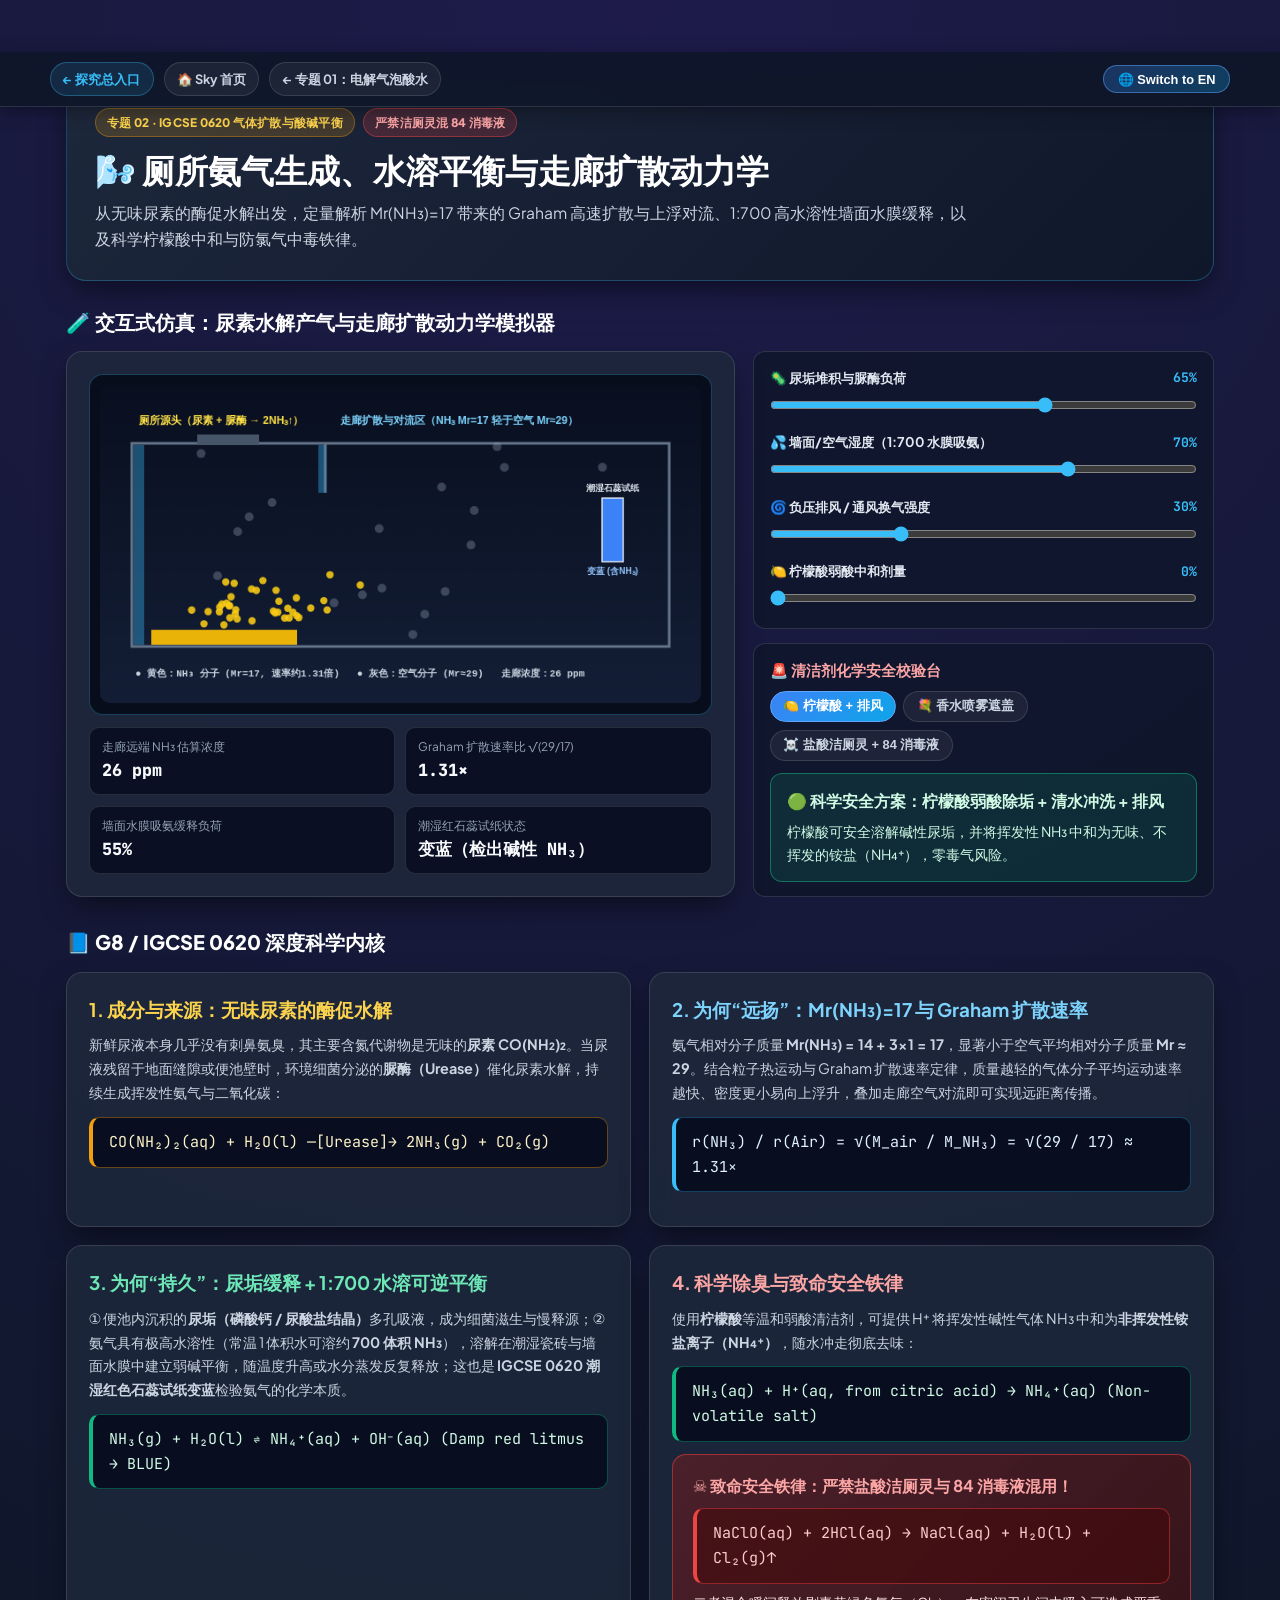
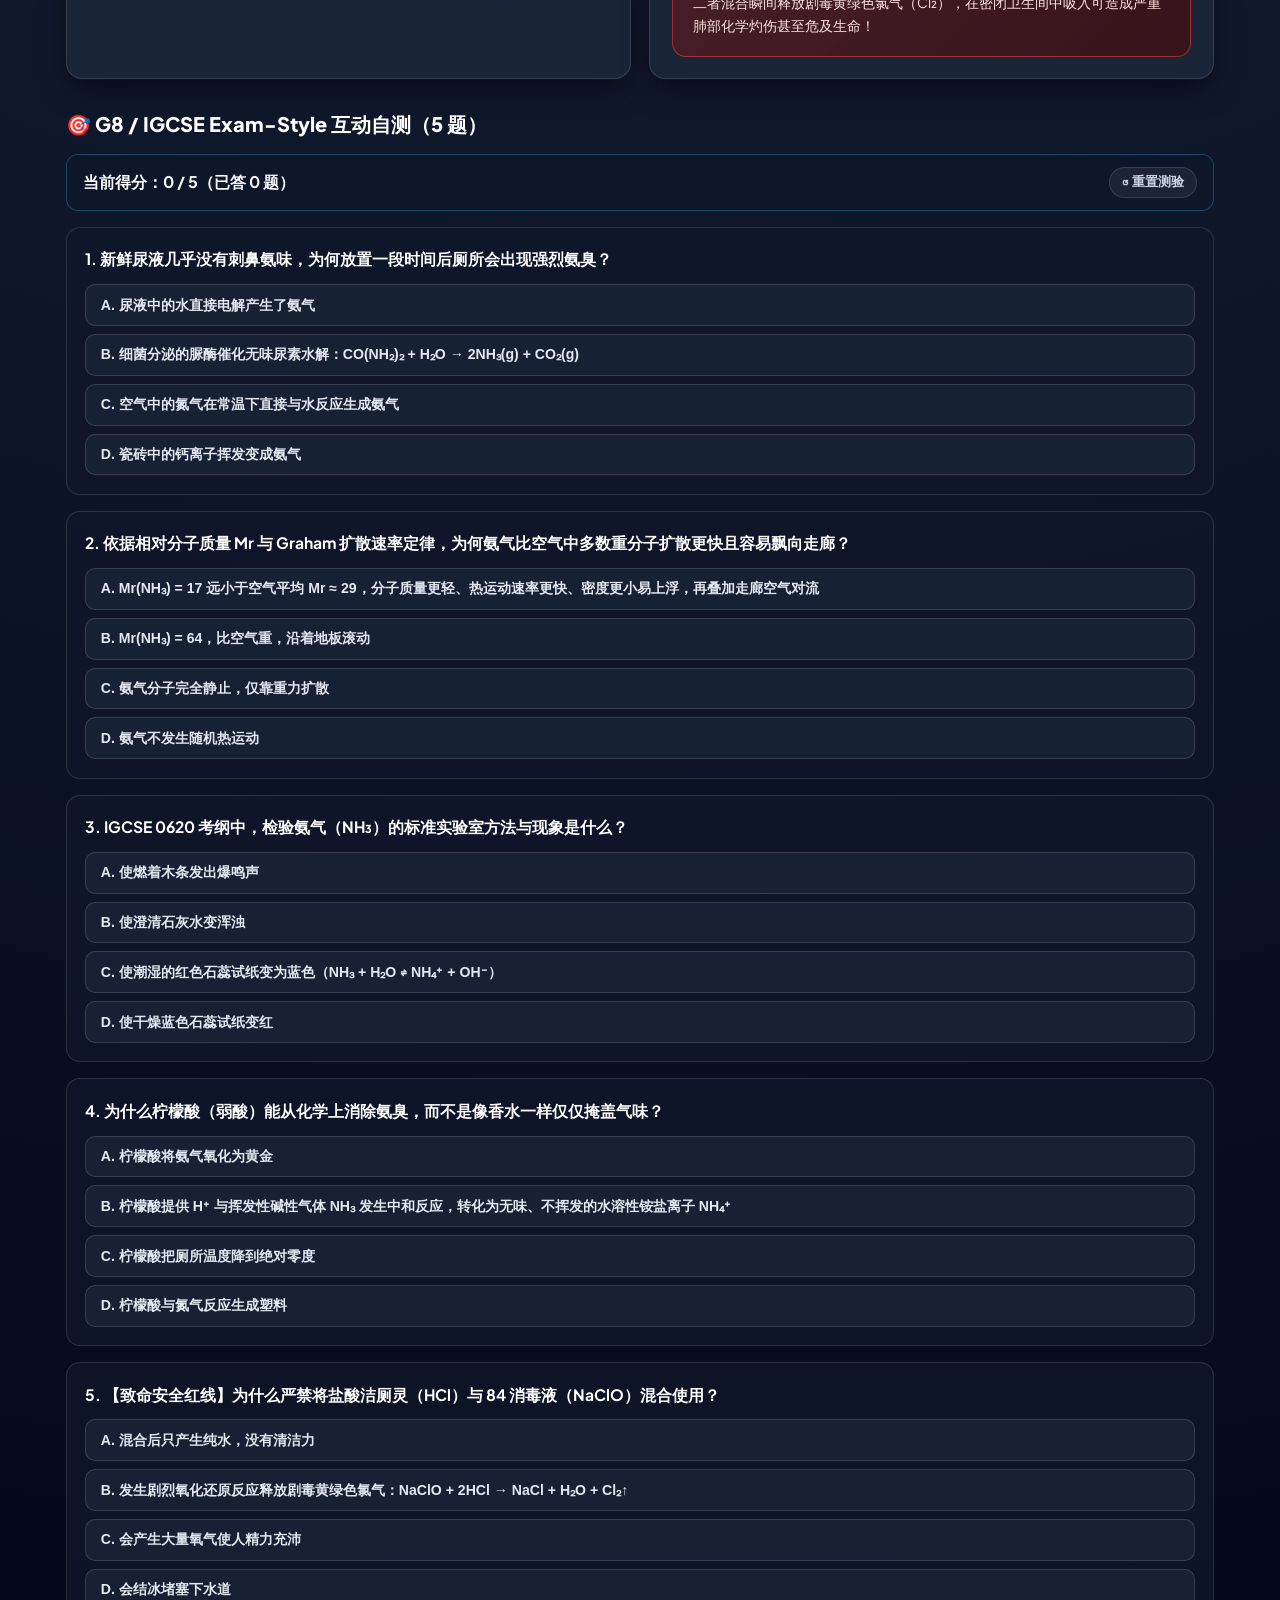
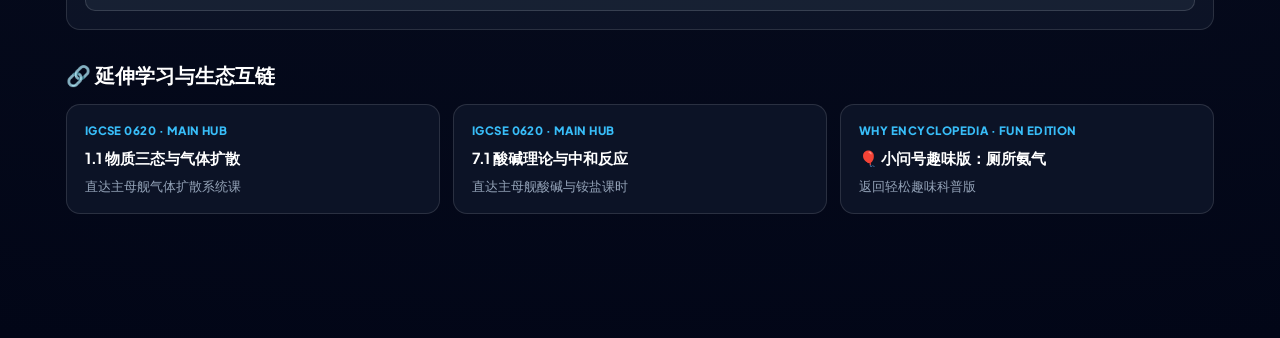
<file: inquiry/ammonia-smell/index.html>
<!DOCTYPE html>
<html lang="zh-CN">
<head>
  <meta charset="UTF-8">
  <meta name="viewport" content="width=device-width, initial-scale=1.0">
  <title>厕所氨气生成、水溶平衡与走廊扩散动力学 | Sky G8 Inquiry</title>
  <link rel="preconnect" href="https://fonts.googleapis.com">
  <link rel="preconnect" href="https://fonts.gstatic.com" crossorigin>
  <link href="https://fonts.googleapis.com/css2?family=Plus+Jakarta+Sans:wght@400;600;700;800&family=JetBrains+Mono:wght@500;700&display=swap" rel="stylesheet" media="print" onload="this.media='all'">
  <link rel="stylesheet" href="https://www.igcse.xyz/ecosystem-nav.css">
  <link rel="stylesheet" href="../inquiry.css">
</head>
<body>
  <script src="https://www.igcse.xyz/ecosystem-nav.js" defer></script>
  <igcse-nav active="sky" sticky></igcse-nav>

  <div class="inquiry-subbar">
    <div class="subbar-inner">
      <div class="subbar-left">
        <a href="../index.html" class="nav-pill" data-zh="← 探究总入口" data-en="← Inquiry Hub">← 探究总入口</a>
        <a href="../../index.html" class="nav-pill secondary" data-zh="🏠 Sky 首页" data-en="🏠 Sky Home">🏠 Sky 首页</a>
        <a href="../acidic-water/" class="nav-pill secondary" data-zh="← 专题 01：电解气泡酸水" data-en="← Topic 01: Acidic Water">← 专题 01：电解气泡酸水</a>
      </div>
      <div class="subbar-right">
        <button id="langToggleBtn" class="lang-toggle-btn" type="button">🌐 Switch to EN</button>
      </div>
    </div>
  </div>

  <main class="container">
    <section class="hero-card">
      <div class="hero-badge-row">
        <span class="badge badge-amber" data-zh="专题 02 · IGCSE 0620 气体扩散与酸碱平衡" data-en="Topic 02 · IGCSE 0620 Diffusion & Acid-Base">专题 02 · IGCSE 0620 气体扩散与酸碱平衡</span>
        <span class="badge badge-danger" data-zh="严禁洁厕灵混 84 消毒液" data-en="NEVER Mix HCl + Bleach">严禁洁厕灵混 84 消毒液</span>
      </div>
      <h1 data-zh="🌬️ 厕所氨气生成、水溶平衡与走廊扩散动力学" data-en="🌬️ Toilet Ammonia Generation, Solubility & Corridor Diffusion">🌬️ 厕所氨气生成、水溶平衡与走廊扩散动力学</h1>
      <p class="hero-lead" data-zh="从无味尿素的酶促水解出发，定量解析 Mr(NH₃)=17 带来的 Graham 高速扩散与上浮对流、1:700 高水溶性墙面水膜缓释，以及科学柠檬酸中和与防氯气中毒铁律。" data-en="Trace ammonia from urease-catalysed hydrolysis of odourless urea to fast Graham diffusion (Mr=17 vs air ~29), corridor convection, 1:700 solubility persistence in damp wall films, citric acid neutralisation, and the fatal HCl + bleach chlorine hazard.">
        从无味尿素的酶促水解出发，定量解析 Mr(NH₃)=17 带来的 Graham 高速扩散与上浮对流、1:700 高水溶性墙面水膜缓释，以及科学柠檬酸中和与防氯气中毒铁律。
      </p>
    </section>

    <!-- Interactive Canvas Lab -->
    <section class="section-block">
      <h2 class="section-heading" data-zh="🧪 交互式仿真：尿素水解产气与走廊扩散动力学模拟器" data-en="🧪 Interactive Lab: Urea Hydrolysis & Corridor Diffusion Simulator">🧪 交互式仿真：尿素水解产气与走廊扩散动力学模拟器</h2>
      <div class="lab-grid">
        <div class="panel">
          <div class="canvas-frame">
            <canvas id="ammoniaCanvas" width="680" height="360"></canvas>
          </div>
          <div class="telemetry-grid">
            <div class="tele-box">
              <span class="tele-label" data-zh="走廊远端 NH₃ 估算浓度" data-en="Corridor NH₃ Estimate">走廊远端 NH₃ 估算浓度</span>
              <span class="tele-val" id="telePpm">24.0 ppm</span>
            </div>
            <div class="tele-box">
              <span class="tele-label" data-zh="Graham 扩散速率比 √(29/17)" data-en="Graham Rate Ratio √(29/17)">Graham 扩散速率比 √(29/17)</span>
              <span class="tele-val" id="teleGraham">1.31×</span>
            </div>
            <div class="tele-box">
              <span class="tele-label" data-zh="墙面水膜吸氨缓释负荷" data-en="Wall Moisture Film Load">墙面水膜吸氨缓释负荷</span>
              <span class="tele-val" id="teleFilm">55%</span>
            </div>
            <div class="tele-box">
              <span class="tele-label" data-zh="潮湿红石蕊试纸状态" data-en="Damp Red Litmus Test">潮湿红石蕊试纸状态</span>
              <span class="tele-val" id="teleLitmus">变蓝（检出碱性 NH₃）</span>
            </div>
          </div>
        </div>

        <div class="controls-stack">
          <div class="control-card">
            <div class="control-row">
              <div class="control-label">
                <span data-zh="🦠 尿垢堆积与脲酶负荷" data-en="🦠 Urine Scale & Urease Load">🦠 尿垢堆积与脲酶负荷</span>
                <span class="val-chip" id="valScale">65%</span>
              </div>
              <input id="scaleSlider" type="range" min="0" max="100" step="5" value="65">
            </div>
            <div class="control-row">
              <div class="control-label">
                <span data-zh="💦 墙面/空气湿度（1:700 水膜吸氨）" data-en="💦 Humidity (1:700 Water Film Trap)">💦 墙面/空气湿度（1:700 水膜吸氨）</span>
                <span class="val-chip" id="valHumidity">70%</span>
              </div>
              <input id="humiditySlider" type="range" min="10" max="95" step="5" value="70">
            </div>
            <div class="control-row">
              <div class="control-label">
                <span data-zh="🌀 负压排风 / 通风换气强度" data-en="🌀 Exhaust Ventilation Strength">🌀 负压排风 / 通风换气强度</span>
                <span class="val-chip" id="valVent">30%</span>
              </div>
              <input id="ventSlider" type="range" min="0" max="100" step="5" value="30">
            </div>
            <div class="control-row">
              <div class="control-label">
                <span data-zh="🍋 柠檬酸弱酸中和剂量" data-en="🍋 Citric Acid Neutraliser Dosage">🍋 柠檬酸弱酸中和剂量</span>
                <span class="val-chip" id="valCitric">0%</span>
              </div>
              <input id="citricSlider" type="range" min="0" max="100" step="5" value="0">
            </div>
          </div>

          <div class="control-card">
            <div style="font-weight:800;font-size:0.92rem;margin-bottom:0.55rem;color:#fca5a5;" data-zh="🚨 清洁剂化学安全校验台" data-en="🚨 Cleaning Agent Safety Checker">🚨 清洁剂化学安全校验台</div>
            <div class="btn-group">
              <button type="button" class="btn-chip active" data-mix="citric_only" data-zh="🍋 柠檬酸 + 排风" data-en="🍋 Citric Acid + Fan">🍋 柠檬酸 + 排风</button>
              <button type="button" class="btn-chip" data-mix="perfume" data-zh="💐 香水喷雾遮盖" data-en="💐 Air Freshener">💐 香水喷雾遮盖</button>
              <button type="button" class="btn-chip danger-chip" data-mix="hcl_bleach" data-zh="☠️ 盐酸洁厕灵 + 84 消毒液" data-en="☠️ HCl Cleaner + NaClO Bleach">☠️ 盐酸洁厕灵 + 84 消毒液</button>
            </div>
            <div id="mixResultBox" class="traffic-box green"></div>
          </div>
        </div>
      </div>
    </section>

    <!-- Deep Chemistry Kernel -->
    <section class="section-block">
      <h2 class="section-heading" data-zh="📘 G8 / IGCSE 0620 深度科学内核" data-en="📘 G8 / IGCSE 0620 Deep Chemistry Kernel">📘 G8 / IGCSE 0620 深度科学内核</h2>
      <div class="grid-2">
        <article class="panel">
          <h3 style="margin-bottom:0.5rem;color:#fcd34d;" data-zh="1. 成分与来源：无味尿素的酶促水解" data-en="1. Source: Urease-Catalysed Hydrolysis of Urea">1. 成分与来源：无味尿素的酶促水解</h3>
          <p style="font-size:0.9rem;color:#cbd5e1;" data-zh="新鲜尿液本身几乎没有刺鼻氨臭，其主要含氮代谢物是无味的<strong>尿素 CO(NH₂)₂</strong>。当尿液残留于地面缝隙或便池壁时，环境细菌分泌的<strong>脲酶（Urease）</strong>催化尿素水解，持续生成挥发性氨气与二氧化碳：" data-en="Fresh urine is nearly odourless because its main nitrogenous waste is <strong>urea, CO(NH₂)₂</strong>. When residue remains on surfaces, bacteria secrete <strong>urease</strong>, catalysing hydrolysis into pungent ammonia and carbon dioxide:">
            新鲜尿液本身几乎没有刺鼻氨臭，其主要含氮代谢物是无味的<strong>尿素 CO(NH₂)₂</strong>。当尿液残留于地面缝隙或便池壁时，环境细菌分泌的<strong>脲酶（Urease）</strong>催化尿素水解，持续生成挥发性氨气与二氧化碳：
          </p>
          <div class="eq-box amber">CO(NH₂)₂(aq) + H₂O(l) —[Urease]→ 2NH₃(g) + CO₂(g)</div>
        </article>

        <article class="panel">
          <h3 style="margin-bottom:0.5rem;color:#7dd3fc;" data-zh="2. 为何“远扬”：Mr(NH₃)=17 与 Graham 扩散速率" data-en="2. Why It Travels Far: Mr(NH₃)=17 & Graham's Law">2. 为何“远扬”：Mr(NH₃)=17 与 Graham 扩散速率</h3>
          <p style="font-size:0.9rem;color:#cbd5e1;" data-zh="氨气相对分子质量 <strong>Mr(NH₃) = 14 + 3×1 = 17</strong>，显著小于空气平均相对分子质量 <strong>Mr ≈ 29</strong>。结合粒子热运动与 Graham 扩散速率定律，质量越轻的气体分子平均运动速率越快、密度更小易向上浮升，叠加走廊空气对流即可实现远距离传播。" data-en="Ammonia has <strong>Mr(NH₃) = 17</strong>, much lighter than average air (<strong>Mr ≈ 29</strong>). By kinetic particle theory and Graham's law, lighter gas molecules diffuse faster and rise due to lower density, riding corridor convection currents over long distances.">
            氨气相对分子质量 <strong>Mr(NH₃) = 14 + 3×1 = 17</strong>，显著小于空气平均相对分子质量 <strong>Mr ≈ 29</strong>。结合粒子热运动与 Graham 扩散速率定律，质量越轻的气体分子平均运动速率越快、密度更小易向上浮升，叠加走廊空气对流即可实现远距离传播。
          </p>
          <div class="eq-box">r(NH₃) / r(Air) = √(M_air / M_NH₃) = √(29 / 17) ≈ 1.31×</div>
        </article>

        <article class="panel">
          <h3 style="margin-bottom:0.5rem;color:#6ee7b7;" data-zh="3. 为何“持久”：尿垢缓释 + 1:700 水溶可逆平衡" data-en="3. Why It Lingers: Scale Deposit & 1:700 Water Solubility">3. 为何“持久”：尿垢缓释 + 1:700 水溶可逆平衡</h3>
          <p style="font-size:0.9rem;color:#cbd5e1;" data-zh="① 便池内沉积的<strong>尿垢（磷酸钙 / 尿酸盐结晶）</strong>多孔吸液，成为细菌滋生与慢释源；② 氨气具有极高水溶性（常温 1 体积水可溶约 <strong>700 体积 NH₃</strong>），溶解在潮湿瓷砖与墙面水膜中建立弱碱平衡，随温度升高或水分蒸发反复释放；这也是 <strong>IGCSE 0620 潮湿红色石蕊试纸变蓝</strong>检验氨气的化学本质。" data-en="① Porous <strong>urine scale (calcium phosphate / urate deposits)</strong> harbours bacteria for continuous slow release; ② NH₃ is extremely soluble in water (~<strong>1 : 700</strong> by volume), dissolving into damp tile films and re-releasing upon evaporation. This alkaline equilibrium explains the <strong>IGCSE 0620 damp red litmus turns blue</strong> test for ammonia.">
            ① 便池内沉积的<strong>尿垢（磷酸钙 / 尿酸盐结晶）</strong>多孔吸液，成为细菌滋生与慢释源；② 氨气具有极高水溶性（常温 1 体积水可溶约 <strong>700 体积 NH₃</strong>），溶解在潮湿瓷砖与墙面水膜中建立弱碱平衡，随温度升高或水分蒸发反复释放；这也是 <strong>IGCSE 0620 潮湿红色石蕊试纸变蓝</strong>检验氨气的化学本质。
          </p>
          <div class="eq-box emerald">NH₃(g) + H₂O(l) ⇌ NH₄⁺(aq) + OH⁻(aq)   (Damp red litmus → BLUE)</div>
        </article>

        <article class="panel">
          <h3 style="margin-bottom:0.5rem;color:#fca5a5;" data-zh="4. 科学除臭与致命安全铁律" data-en="4. Scientific Deodorising & Fatal Safety Law">4. 科学除臭与致命安全铁律</h3>
          <p style="font-size:0.9rem;color:#cbd5e1;" data-zh="使用<strong>柠檬酸</strong>等温和弱酸清洁剂，可提供 H⁺ 将挥发性碱性气体 NH₃ 中和为<strong>非挥发性铵盐离子（NH₄⁺）</strong>，随水冲走彻底去味：" data-en="Weak organic acids like <strong>citric acid</strong> donate H⁺ to neutralise volatile alkaline NH₃ gas into <strong>non-volatile soluble ammonium ions (NH₄⁺)</strong>, permanently removing the odour:">
            使用<strong>柠檬酸</strong>等温和弱酸清洁剂，可提供 H⁺ 将挥发性碱性气体 NH₃ 中和为<strong>非挥发性铵盐离子（NH₄⁺）</strong>，随水冲走彻底去味：
          </p>
          <div class="eq-box emerald">NH₃(aq) + H⁺(aq, from citric acid) → NH₄⁺(aq)  (Non-volatile salt)</div>
          <div class="safety-banner" style="margin-top:0.75rem;">
            <h3 data-zh="☠️ 致命安全铁律：严禁盐酸洁厕灵与 84 消毒液混用！" data-en="☠️ FATAL LAW: NEVER Mix HCl Toilet Cleaner with NaClO Bleach!">☠️ 致命安全铁律：严禁盐酸洁厕灵与 84 消毒液混用！</h3>
            <div class="eq-box danger" style="margin:0.5rem 0;">NaClO(aq) + 2HCl(aq) → NaCl(aq) + H₂O(l) + Cl₂(g)↑</div>
            <p style="font-size:0.86rem;color:#fee2e2;" data-zh="二者混合瞬间释放剧毒黄绿色氯气（Cl₂），在密闭卫生间中吸入可造成严重肺部化学灼伤甚至危及生命！" data-en="Mixing them instantly releases lethal yellow-green chlorine gas (Cl₂), causing severe lung injury in enclosed restrooms!">
              二者混合瞬间释放剧毒黄绿色氯气（Cl₂），在密闭卫生间中吸入可造成严重肺部化学灼伤甚至危及生命！
            </p>
          </div>
        </article>
      </div>
    </section>

    <!-- Quiz -->
    <section class="section-block">
      <h2 class="section-heading" data-zh="🎯 G8 / IGCSE Exam-Style 互动自测（5 题）" data-en="🎯 G8 / IGCSE Exam-Style Self-Check Quiz (5 Questions)">🎯 G8 / IGCSE Exam-Style 互动自测（5 题）</h2>
      <div class="quiz-score-bar">
        <strong id="quizScoreText">当前得分：0 / 5（已答 0 题）</strong>
        <button id="quizResetBtn" type="button" class="btn-chip" data-zh="↺ 重置测验" data-en="↺ Reset Quiz">↺ 重置测验</button>
      </div>
      <div id="quizList"></div>
    </section>

    <!-- Ecosystem Footer -->
    <section class="section-block">
      <h2 class="section-heading" data-zh="🔗 延伸学习与生态互链" data-en="🔗 Further Study & Ecosystem Links">🔗 延伸学习与生态互链</h2>
      <div class="eco-links-grid">
        <a href="https://www.igcse.xyz/lesson/0620/1-1-states-of-matter" class="eco-link-card" target="_blank" rel="noopener">
          <span class="eco-tag">IGCSE 0620 · Main Hub</span>
          <strong data-zh="1.1 物质三态与气体扩散" data-en="1.1 States of Matter & Diffusion">1.1 物质三态与气体扩散</strong>
          <span data-zh="直达主母舰气体扩散系统课" data-en="Open states of matter & diffusion lesson">直达主母舰气体扩散系统课</span>
        </a>
        <a href="https://www.igcse.xyz/lesson/0620/7-1-acids-bases" class="eco-link-card" target="_blank" rel="noopener">
          <span class="eco-tag">IGCSE 0620 · Main Hub</span>
          <strong data-zh="7.1 酸碱理论与中和反应" data-en="7.1 Acids, Bases & Neutralisation">7.1 酸碱理论与中和反应</strong>
          <span data-zh="直达主母舰酸碱与铵盐课时" data-en="Open acids & bases core lesson">直达主母舰酸碱与铵盐课时</span>
        </a>
        <a href="https://why.igcse.xyz/#/issue/toilet-ammonia-smell" class="eco-link-card" target="_blank" rel="noopener">
          <span class="eco-tag">Why Encyclopedia · Fun Edition</span>
          <strong data-zh="🎈 小问号趣味版：厕所氨气" data-en="🎈 Why Fun Edition: Toilet Ammonia Smell">🎈 小问号趣味版：厕所氨气</strong>
          <span data-zh="返回轻松趣味科普版" data-en="View illustrated fun edition">返回轻松趣味科普版</span>
        </a>
      </div>
    </section>
  </main>

  <script src="app.js"></script>
</body>
</html>
</file>
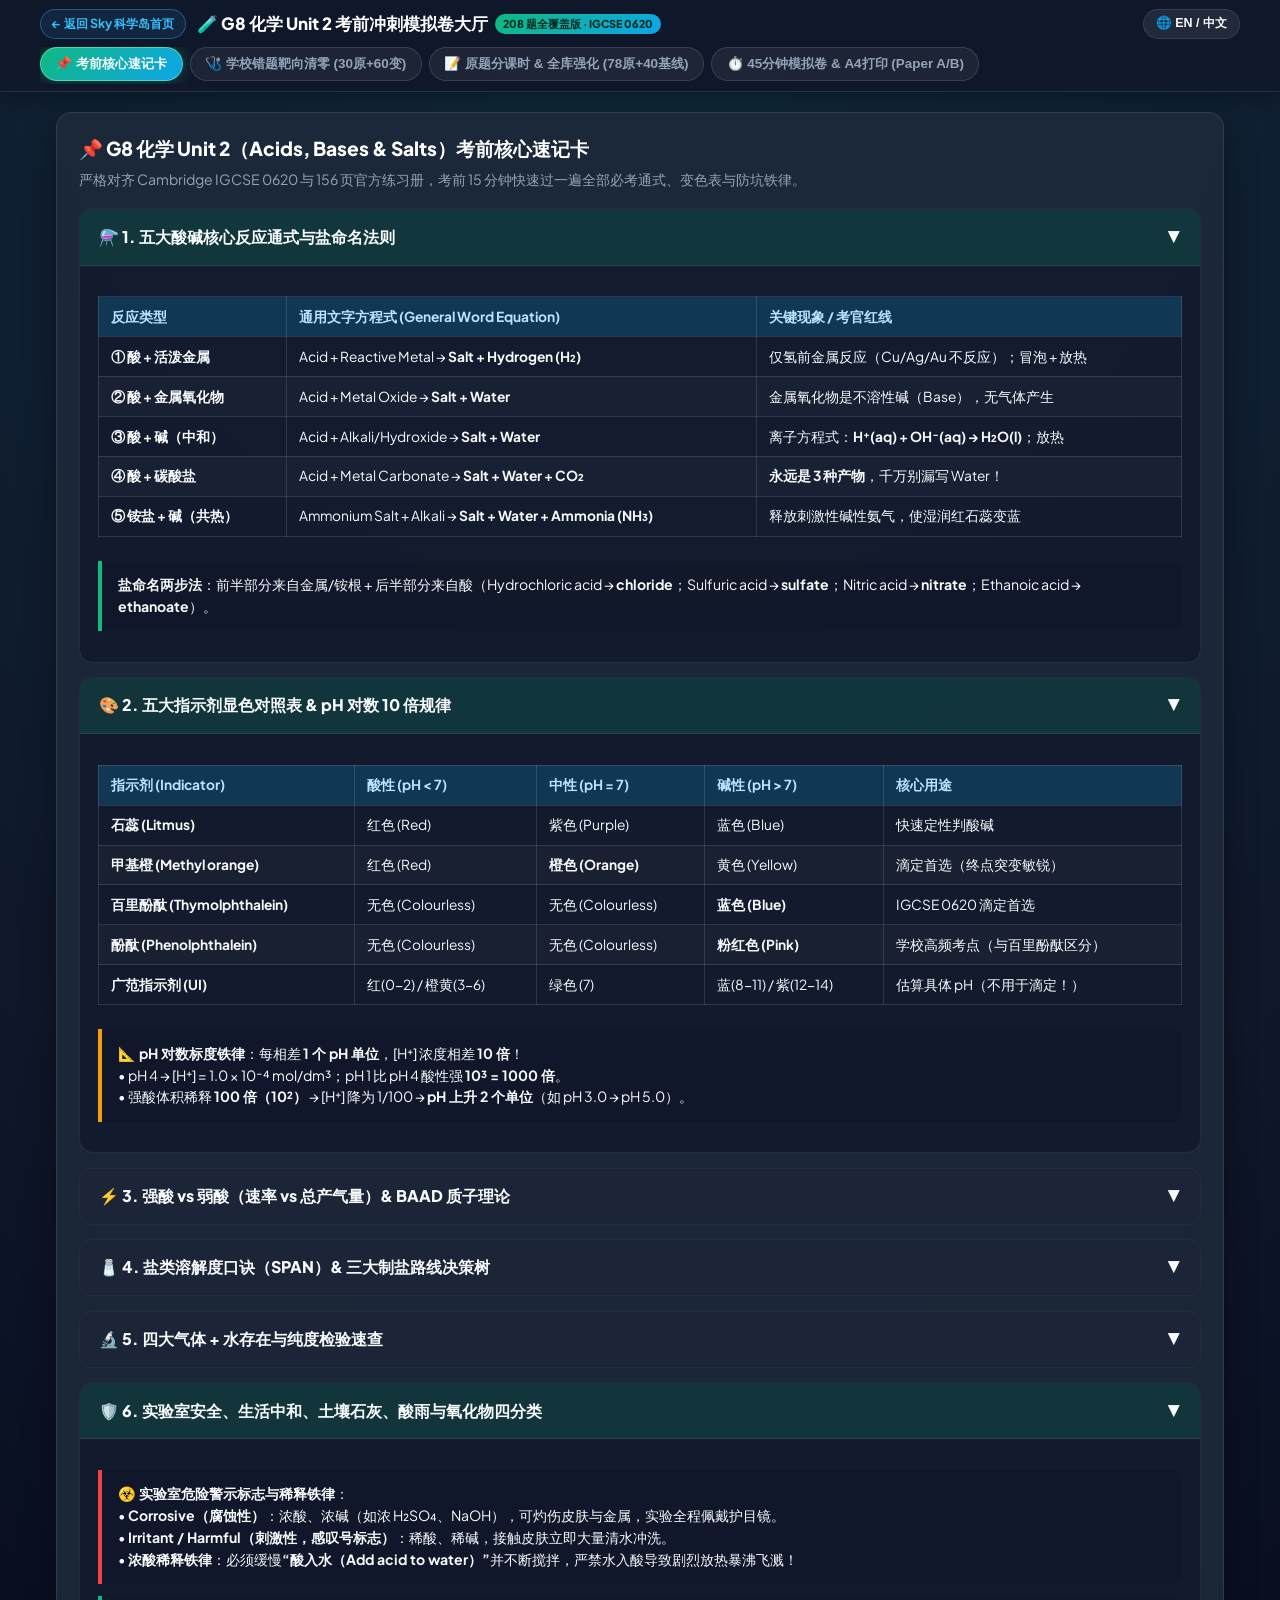
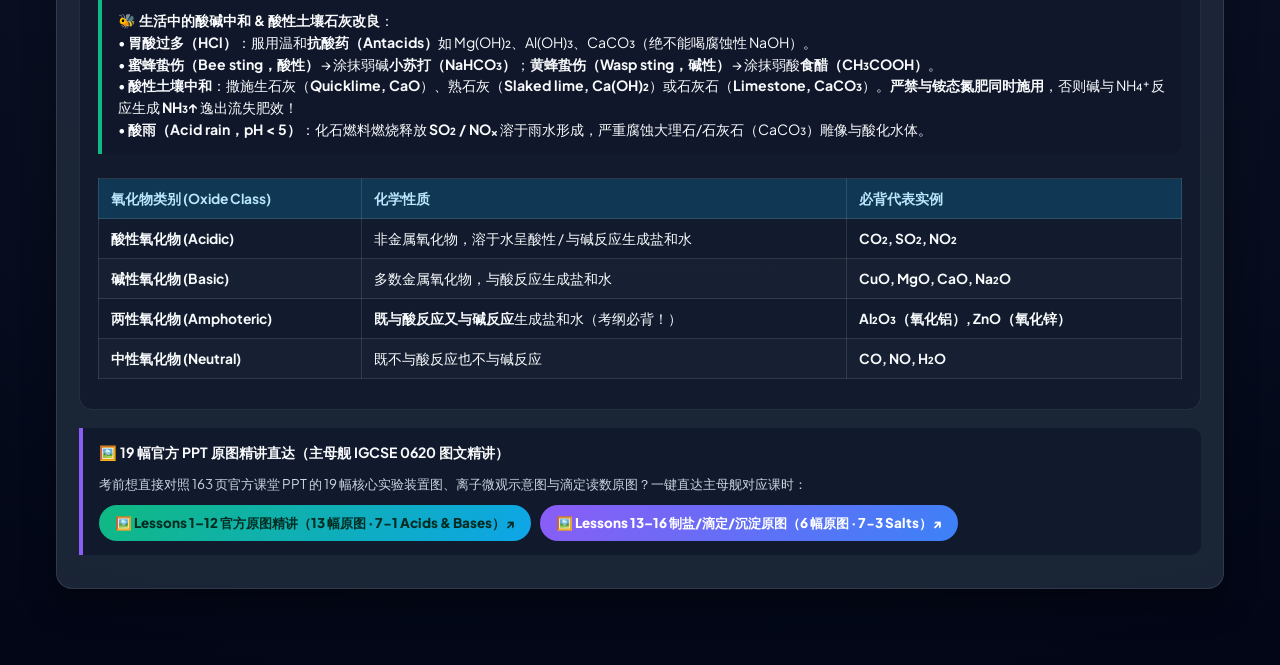
<file: g8_chem_exam_rush.html>
<!DOCTYPE html>
<html lang="zh-CN">
<head>
  <meta charset="UTF-8">
  <meta name="viewport" content="width=device-width, initial-scale=1.0">
  <title>Sky G8 化学 Unit 2 考前冲刺与模拟卷大厅 | Acids, Bases &amp; Salts</title>
  <link rel="icon" href="data:image/svg+xml,<svg xmlns=%22http://www.w3.org/2000/svg%22 viewBox=%220 0 100 100%22><text y=%22.9em%22 font-size=%2290%22>🧪</text></svg>">
  <link rel="preconnect" href="https://fonts.googleapis.com">
  <link rel="preconnect" href="https://fonts.gstatic.com" crossorigin>
  <link href="https://fonts.googleapis.com/css2?family=Plus+Jakarta+Sans:wght@400;500;600;700;800&family=JetBrains+Mono:wght@500;700&display=swap" rel="stylesheet" media="print" onload="this.media='all'">
  <link rel="stylesheet" href="https://www.igcse.xyz/ecosystem-nav.css">
  <style>
    :root {
      --primary: #10b981;
      --primary-dark: #059669;
      --cyan: #0ea5e9;
      --accent: #f59e0b;
      --success: #10b981;
      --danger: #ef4444;
      --purple: #8b5cf6;
      --bg: #0b1120;
      --card-bg: rgba(30, 41, 59, 0.88);
      --card-border: rgba(255, 255, 255, 0.1);
      --text-main: #f8fafc;
      --text-muted: #94a3b8;
      --font-sans: 'Plus Jakarta Sans', -apple-system, BlinkMacSystemFont, "Segoe UI", Roboto, sans-serif;
      --font-mono: 'JetBrains Mono', monospace;
    }

    * { box-sizing: border-box; margin: 0; padding: 0; }

    body {
      background: radial-gradient(circle at 50% 0%, #0f293a 0%, #0f172a 50%, #020617 100%);
      color: var(--text-main);
      font-family: var(--font-sans);
      min-height: 100vh;
      line-height: 1.55;
      overflow-x: hidden;
    }

    #chem-fullscreen-overlay {
      position: fixed;
      inset: 0;
      pointer-events: none;
      z-index: 100000;
    }

    header.chem-header {
      background: rgba(15, 23, 42, 0.96);
      border-bottom: 1px solid var(--card-border);
      padding: 0.55rem 1rem 0.45rem;
      box-shadow: 0 4px 20px rgba(0, 0, 0, 0.35);
    }

    .header-top {
      display: flex;
      align-items: center;
      justify-content: space-between;
      gap: 0.75rem;
      max-width: 1200px;
      margin: 0 auto;
      flex-wrap: wrap;
    }

    .header-left {
      display: flex;
      align-items: center;
      gap: 0.65rem;
      flex-wrap: wrap;
    }

    .btn-back-home {
      display: inline-flex;
      align-items: center;
      gap: 0.3rem;
      font-size: 0.78rem;
      font-weight: 700;
      color: #38bdf8;
      background: rgba(56, 189, 248, 0.1);
      border: 1px solid rgba(56, 189, 248, 0.35);
      border-radius: 9999px;
      padding: 0.28rem 0.7rem;
      text-decoration: none;
      white-space: nowrap;
    }
    .btn-back-home:hover { background: rgba(56, 189, 248, 0.22); }

    .brand-title {
      font-size: 1.05rem;
      font-weight: 800;
      color: #fff;
      display: flex;
      align-items: center;
      gap: 0.45rem;
      flex-wrap: wrap;
    }

    .badge-live {
      background: linear-gradient(135deg, #10b981, #0ea5e9);
      color: #022c22;
      font-size: 0.68rem;
      font-weight: 800;
      padding: 2px 8px;
      border-radius: 999px;
      white-space: nowrap;
    }

    .header-actions {
      display: flex;
      align-items: center;
      gap: 0.5rem;
    }

    .btn-action {
      background: rgba(255, 255, 255, 0.08);
      border: 1px solid var(--card-border);
      color: var(--text-main);
      padding: 0.32rem 0.75rem;
      border-radius: 999px;
      font-size: 0.78rem;
      font-weight: 700;
      cursor: pointer;
    }
    .btn-action.active {
      background: var(--primary);
      color: #022c22;
      border-color: var(--primary);
    }

    .nav-tabs {
      display: flex;
      align-items: center;
      gap: 0.45rem;
      max-width: 1200px;
      margin: 0.5rem auto 0;
      overflow-x: auto;
      padding-bottom: 0.2rem;
      scrollbar-width: none;
    }
    .nav-tabs::-webkit-scrollbar { display: none; }

    .tab-btn {
      background: rgba(255, 255, 255, 0.06);
      border: 1px solid rgba(255, 255, 255, 0.12);
      color: var(--text-muted);
      padding: 0.42rem 0.9rem;
      border-radius: 9999px;
      font-size: 0.84rem;
      font-weight: 700;
      cursor: pointer;
      white-space: nowrap;
      flex-shrink: 0;
      transition: all 0.2s ease;
    }
    .tab-btn:hover { color: #fff; background: rgba(255, 255, 255, 0.14); }
    .tab-btn.active {
      color: #fff;
      background: linear-gradient(135deg, #10b981 0%, #0ea5e9 100%);
      border-color: rgba(110, 231, 183, 0.7);
      box-shadow: 0 0 14px rgba(16, 185, 129, 0.4);
    }
    .tab-btn.tab-mistakes.active {
      background: linear-gradient(135deg, #ef4444 0%, #f59e0b 100%);
      border-color: rgba(252, 211, 77, 0.7);
    }
    .tab-btn.tab-mock.active {
      background: linear-gradient(135deg, #8b5cf6 0%, #3b82f6 100%);
      border-color: rgba(196, 181, 253, 0.7);
    }

    main {
      max-width: 1200px;
      width: 100%;
      margin: 0 auto;
      padding: 1.25rem 1rem 3.5rem;
    }

    .tab-pane { display: none; }
    .tab-pane.active { display: block; }

    .glass-card {
      background: var(--card-bg);
      border: 1px solid var(--card-border);
      border-radius: 16px;
      padding: 1.35rem;
      margin-bottom: 1.25rem;
      box-shadow: 0 16px 32px rgba(0, 0, 0, 0.4);
    }

    .section-title { font-size: 1.2rem; font-weight: 800; color: #fff; margin-bottom: 0.3rem; }
    .section-subtitle { font-size: 0.88rem; color: var(--text-muted); margin-bottom: 1.1rem; }

    /* Cheatsheets Accordion */
    .concept-accordion { display: flex; flex-direction: column; gap: 0.9rem; }
    .concept-item {
      background: rgba(15, 23, 42, 0.7);
      border: 1px solid rgba(255, 255, 255, 0.08);
      border-radius: 14px;
      overflow: hidden;
    }
    .concept-header {
      padding: 0.95rem 1.2rem;
      background: rgba(30, 41, 59, 0.75);
      display: flex;
      align-items: center;
      justify-content: space-between;
      cursor: pointer;
      user-select: none;
    }
    .concept-header h3 { font-size: 1rem; font-weight: 800; color: #f8fafc; }
    .concept-item.open .concept-header {
      background: rgba(16, 185, 129, 0.16);
      border-bottom: 1px solid rgba(255, 255, 255, 0.08);
    }
    .concept-body { padding: 1.15rem; display: none; }
    .concept-item.open .concept-body { display: block; }

    .table-scroll { width: 100%; overflow-x: auto; }
    .concept-table {
      width: 100%;
      border-collapse: collapse;
      margin: 0.75rem 0;
      font-size: 0.86rem;
    }
    .concept-table th, .concept-table td {
      border: 1px solid rgba(255, 255, 255, 0.12);
      padding: 0.55rem 0.75rem;
      text-align: left;
    }
    .concept-table th {
      background: rgba(14, 165, 233, 0.2);
      color: #bae6fd;
      font-weight: 700;
    }
    .concept-table tr:nth-child(even) { background: rgba(255, 255, 255, 0.025); }

    .highlight-box {
      background: rgba(15, 23, 42, 0.8);
      border-left: 4px solid var(--accent);
      padding: 0.85rem 1rem;
      border-radius: 0 10px 10px 0;
      margin: 0.75rem 0;
      font-size: 0.88rem;
    }
    .highlight-box.green { border-left-color: var(--success); }
    .highlight-box.red { border-left-color: var(--danger); }
    .highlight-box.purple { border-left-color: var(--purple); }

    .badge-pill {
      display: inline-block;
      padding: 2px 9px;
      border-radius: 999px;
      font-size: 0.72rem;
      font-weight: 700;
    }
    .pill-blue { background: rgba(14, 165, 233, 0.22); color: #7dd3fc; border: 1px solid rgba(14, 165, 233, 0.4); }
    .pill-green { background: rgba(16, 185, 129, 0.22); color: #6ee7b7; border: 1px solid rgba(16, 185, 129, 0.4); }
    .pill-amber { background: rgba(245, 158, 11, 0.22); color: #fcd34d; border: 1px solid rgba(245, 158, 11, 0.4); }
    .pill-red { background: rgba(239, 68, 68, 0.22); color: #fca5a5; border: 1px solid rgba(239, 68, 68, 0.4); }
    .pill-purple { background: rgba(139, 92, 246, 0.22); color: #c4b5fd; border: 1px solid rgba(139, 92, 246, 0.4); }

    /* Filter Bars & Progress */
    .filter-bar {
      display: flex;
      flex-wrap: wrap;
      gap: 0.45rem;
      margin-bottom: 1rem;
    }
    .filter-btn {
      background: rgba(255, 255, 255, 0.06);
      border: 1px solid var(--card-border);
      color: var(--text-muted);
      padding: 0.36rem 0.82rem;
      border-radius: 999px;
      font-size: 0.8rem;
      font-weight: 700;
      cursor: pointer;
    }
    .filter-btn.active {
      background: var(--primary);
      color: #022c22;
      border-color: var(--primary);
    }

    .mastery-banner {
      background: rgba(15, 23, 42, 0.75);
      border: 1px solid rgba(16, 185, 129, 0.3);
      border-radius: 12px;
      padding: 0.9rem 1.1rem;
      margin-bottom: 1rem;
    }
    .mastery-top {
      display: flex;
      justify-content: space-between;
      align-items: center;
      flex-wrap: wrap;
      gap: 0.5rem;
      font-size: 0.88rem;
      margin-bottom: 0.5rem;
    }
    .progress-track {
      width: 100%;
      height: 10px;
      background: rgba(255, 255, 255, 0.1);
      border-radius: 999px;
      overflow: hidden;
    }
    .progress-fill {
      height: 100%;
      width: 0%;
      background: linear-gradient(90deg, #10b981, #38bdf8);
      transition: width 0.3s ease;
    }

    /* Question Cards */
    .q-card {
      background: rgba(15, 23, 42, 0.72);
      border: 1px solid rgba(255, 255, 255, 0.1);
      border-radius: 14px;
      padding: 1.15rem;
      margin-bottom: 1rem;
    }
    .q-card.is-mastered { border-color: rgba(16, 185, 129, 0.5); }
    .q-card.is-review { border-color: rgba(245, 158, 11, 0.55); }

    .q-card-top {
      display: flex;
      justify-content: space-between;
      align-items: center;
      flex-wrap: wrap;
      gap: 0.5rem;
      margin-bottom: 0.65rem;
    }
    .q-badges { display: flex; align-items: center; flex-wrap: wrap; gap: 0.4rem; }
    .q-id-tag { font-family: var(--font-mono); font-size: 0.72rem; color: var(--text-muted); }
    .badge-mark {
      background: var(--purple);
      color: #fff;
      font-family: var(--font-mono);
      font-size: 0.75rem;
      font-weight: 800;
      padding: 2px 8px;
      border-radius: 6px;
    }

    .mastery-actions { display: flex; gap: 0.4rem; }
    .btn-mastery {
      background: rgba(255, 255, 255, 0.06);
      border: 1px solid rgba(255, 255, 255, 0.15);
      color: var(--text-muted);
      padding: 0.25rem 0.65rem;
      border-radius: 999px;
      font-size: 0.74rem;
      font-weight: 700;
      cursor: pointer;
    }
    .btn-mark-mastered.active { background: rgba(16, 185, 129, 0.28); color: #6ee7b7; border-color: #10b981; }
    .btn-mark-review.active { background: rgba(245, 158, 11, 0.28); color: #fde68a; border-color: #f59e0b; }

    .q-prompt-en { font-size: 1rem; font-weight: 700; color: #fff; margin-bottom: 0.25rem; }
    .q-prompt-cn { font-size: 0.88rem; color: var(--text-muted); margin-bottom: 0.85rem; }

    .options-grid {
      display: grid;
      grid-template-columns: repeat(auto-fit, minmax(260px, 1fr));
      gap: 0.55rem;
    }
    .opt-btn {
      background: rgba(30, 41, 59, 0.7);
      border: 1.5px solid rgba(255, 255, 255, 0.12);
      border-radius: 10px;
      padding: 0.7rem 0.9rem;
      color: var(--text-main);
      cursor: pointer;
      display: flex;
      align-items: flex-start;
      gap: 0.65rem;
      text-align: left;
      font-family: var(--font-sans);
    }
    .opt-btn:hover:not(:disabled) { border-color: var(--cyan); background: rgba(14, 165, 233, 0.12); }
    .opt-letter {
      width: 24px;
      height: 24px;
      border-radius: 6px;
      background: rgba(255, 255, 255, 0.1);
      display: flex;
      align-items: center;
      justify-content: center;
      font-family: var(--font-mono);
      font-weight: 800;
      font-size: 0.8rem;
      flex-shrink: 0;
    }
    .opt-text { display: flex; flex-direction: column; gap: 0.12rem; }
    .opt-text-en { font-size: 0.88rem; font-weight: 600; }
    .opt-text-cn { font-size: 0.78rem; color: var(--text-muted); }
    .opt-btn.correct { background: rgba(16, 185, 129, 0.22) !important; border-color: var(--success) !important; }
    .opt-btn.wrong { background: rgba(239, 68, 68, 0.22) !important; border-color: var(--danger) !important; }

    .feedback-box {
      display: none;
      margin-top: 0.85rem;
      padding: 0.9rem 1rem;
      background: rgba(2, 6, 23, 0.75);
      border: 1px solid rgba(255, 255, 255, 0.1);
      border-radius: 10px;
      font-size: 0.86rem;
    }
    .fb-status { font-weight: 800; font-size: 0.95rem; margin-bottom: 0.45rem; }
    .fb-concept {
      border-left: 3px solid var(--success);
      padding-left: 0.75rem;
      margin-bottom: 0.5rem;
    }
    .fb-trap {
      border-left: 3px solid var(--accent);
      padding-left: 0.75rem;
      margin-bottom: 0.5rem;
      color: #fde68a;
    }
    .cn-sub { color: #94a3b8; font-size: 0.82rem; margin-top: 0.18rem; }
    .fb-citation { font-family: var(--font-mono); font-size: 0.74rem; color: #7dd3fc; margin-top: 0.45rem; }
    .keywords-wrap { display: flex; flex-wrap: wrap; align-items: center; gap: 0.35rem; margin-top: 0.4rem; }
    .kw-label { font-size: 0.76rem; color: var(--text-muted); }
    .kw-tag {
      background: rgba(14, 165, 233, 0.18);
      border: 1px solid rgba(14, 165, 233, 0.35);
      color: #bae6fd;
      padding: 1px 7px;
      border-radius: 6px;
      font-family: var(--font-mono);
      font-size: 0.72rem;
    }

    .theory-textarea {
      width: 100%;
      min-height: 88px;
      background: rgba(2, 6, 23, 0.65);
      border: 1px solid rgba(255, 255, 255, 0.16);
      border-radius: 10px;
      padding: 0.7rem 0.85rem;
      color: #fff;
      font-family: var(--font-sans);
      font-size: 0.88rem;
      resize: vertical;
      margin: 0.55rem 0;
    }
    .q-card-footer {
      display: flex;
      justify-content: space-between;
      align-items: center;
      flex-wrap: wrap;
      gap: 0.6rem;
    }
    .btn-reveal {
      background: rgba(139, 92, 246, 0.22);
      border: 1px solid rgba(139, 92, 246, 0.45);
      color: #ddd6fe;
      padding: 0.4rem 0.9rem;
      border-radius: 8px;
      font-weight: 700;
      font-size: 0.82rem;
      cursor: pointer;
    }
    .mark-scheme-box {
      display: none;
      margin-top: 0.8rem;
      padding: 0.9rem;
      background: rgba(2, 6, 23, 0.8);
      border: 1px solid rgba(139, 92, 246, 0.35);
      border-radius: 10px;
      font-size: 0.85rem;
    }
    .ms-point { margin-top: 0.35rem; color: #d1fae5; }

    /* TAB 4: MOCK EXAM TOOLBAR (Sticky top: 52px) */
    .mock-sticky-bar {
      position: sticky;
      top: 52px;
      z-index: 40;
      background: rgba(15, 23, 42, 0.96);
      border: 1px solid rgba(139, 92, 246, 0.45);
      border-radius: 14px;
      padding: 0.75rem 1rem;
      margin-bottom: 1.1rem;
      display: flex;
      align-items: center;
      justify-content: space-between;
      flex-wrap: wrap;
      gap: 0.65rem;
      backdrop-filter: blur(12px);
    }
    .paper-switch-group, .mock-controls-group {
      display: flex;
      align-items: center;
      flex-wrap: wrap;
      gap: 0.45rem;
    }
    .paper-switch-btn {
      background: rgba(255, 255, 255, 0.08);
      border: 1px solid rgba(255, 255, 255, 0.16);
      color: var(--text-muted);
      padding: 0.4rem 0.85rem;
      border-radius: 999px;
      font-size: 0.82rem;
      font-weight: 800;
      cursor: pointer;
    }
    .paper-switch-btn.active {
      background: linear-gradient(135deg, #8b5cf6, #3b82f6);
      color: #fff;
      border-color: #c4b5fd;
    }
    .timer-pill {
      font-family: var(--font-mono);
      font-size: 1.1rem;
      font-weight: 800;
      background: rgba(2, 6, 23, 0.8);
      border: 1px solid rgba(255, 255, 255, 0.15);
      padding: 0.3rem 0.8rem;
      border-radius: 999px;
    }
    .btn-primary-sm {
      background: linear-gradient(135deg, #10b981, #059669);
      color: #022c22;
      border: none;
      padding: 0.42rem 0.9rem;
      border-radius: 999px;
      font-size: 0.8rem;
      font-weight: 800;
      cursor: pointer;
    }
    .btn-print {
      background: rgba(56, 189, 248, 0.16);
      border: 1px solid rgba(56, 189, 248, 0.45);
      color: #bae6fd;
      padding: 0.42rem 0.85rem;
      border-radius: 999px;
      font-size: 0.78rem;
      font-weight: 700;
      cursor: pointer;
    }
    .btn-print:hover { background: rgba(56, 189, 248, 0.28); }

    .print-exam-header {
      border-bottom: 2px solid rgba(255, 255, 255, 0.12);
      padding-bottom: 0.9rem;
      margin-bottom: 1.25rem;
    }
    .print-exam-brand { font-size: 0.78rem; color: #7dd3fc; font-weight: 700; text-transform: uppercase; letter-spacing: 0.04em; }
    .paper-title { font-size: 1.3rem; font-weight: 800; margin: 0.25rem 0; color: #fff; }
    .paper-subtitle { font-size: 0.85rem; color: var(--text-muted); }
    .print-student-meta {
      display: none;
      margin-top: 0.75rem;
      font-size: 0.9rem;
      gap: 1.2rem;
      flex-wrap: wrap;
    }

    .paper-section { margin-bottom: 1.6rem; }
    .paper-sec-title {
      font-size: 1.05rem;
      font-weight: 800;
      color: #6ee7b7;
      border-bottom: 1px solid rgba(110, 231, 183, 0.3);
      padding-bottom: 0.4rem;
      margin-bottom: 0.9rem;
    }
    .paper-q-item {
      background: rgba(15, 23, 42, 0.65);
      border: 1px solid rgba(255, 255, 255, 0.08);
      border-radius: 12px;
      padding: 1rem;
      margin-bottom: 0.85rem;
    }
    .paper-q-head { display: flex; align-items: center; gap: 0.5rem; margin-bottom: 0.35rem; flex-wrap: wrap; }
    .q-topic-chip { font-size: 0.72rem; background: rgba(14, 165, 233, 0.18); color: #7dd3fc; padding: 1px 7px; border-radius: 6px; }
    .q-marks-chip { margin-left: auto; font-family: var(--font-mono); font-size: 0.76rem; color: #fcd34d; font-weight: 700; }
    .paper-q-en { font-weight: 700; font-size: 0.96rem; color: #fff; }
    .paper-q-cn { font-size: 0.84rem; color: var(--text-muted); margin-bottom: 0.6rem; }

    .mock-opts-list { display: grid; grid-template-columns: repeat(auto-fit, minmax(240px, 1fr)); gap: 0.45rem; margin-top: 0.5rem; }
    .mock-opt {
      display: flex;
      align-items: flex-start;
      gap: 0.5rem;
      padding: 0.55rem 0.75rem;
      background: rgba(30, 41, 59, 0.7);
      border: 1px solid rgba(255, 255, 255, 0.1);
      border-radius: 8px;
      cursor: pointer;
      font-size: 0.86rem;
    }
    .mock-opt.correct { border-color: #10b981; background: rgba(16, 185, 129, 0.22); }
    .mock-opt.wrong { border-color: #ef4444; background: rgba(239, 68, 68, 0.22); }
    .cn-inline { color: var(--text-muted); font-size: 0.8rem; }

    .answer-key-block {
      margin-top: 0.75rem;
      padding: 0.75rem 0.9rem;
      background: rgba(2, 6, 23, 0.78);
      border-left: 3px solid var(--success);
      border-radius: 0 8px 8px 0;
      font-size: 0.84rem;
    }
    .self-score-bar {
      display: flex;
      align-items: center;
      flex-wrap: wrap;
      gap: 0.4rem;
      margin-top: 0.65rem;
      padding-top: 0.55rem;
      border-top: 1px solid rgba(255, 255, 255, 0.08);
    }
    .score-btn {
      background: rgba(255, 255, 255, 0.08);
      border: 1px solid rgba(255, 255, 255, 0.18);
      color: #fff;
      padding: 0.22rem 0.6rem;
      border-radius: 6px;
      font-family: var(--font-mono);
      font-size: 0.78rem;
      cursor: pointer;
    }
    .score-btn.selected { background: var(--purple); border-color: #c4b5fd; font-weight: 800; }

    .print-writing-lines { display: none; }

    .diag-box {
      display: none;
      background: rgba(15, 23, 42, 0.9);
      border: 1px solid rgba(16, 185, 129, 0.45);
      border-radius: 14px;
      padding: 1.15rem;
      margin-bottom: 1.25rem;
    }
    .diag-header { display: flex; justify-content: space-between; align-items: center; flex-wrap: wrap; gap: 0.75rem; margin-bottom: 0.75rem; }
    .diag-sub { font-size: 0.8rem; color: var(--text-muted); }
    .diag-total-score { font-family: var(--font-mono); font-size: 1.6rem; font-weight: 800; color: #6ee7b7; }
    .diag-total-score span { font-size: 1rem; color: #fcd34d; }
    .weak-alert { background: rgba(239, 68, 68, 0.16); border: 1px solid rgba(239, 68, 68, 0.4); color: #fecaca; padding: 0.6rem 0.85rem; border-radius: 8px; font-size: 0.84rem; margin-bottom: 0.8rem; }
    .strong-alert { background: rgba(16, 185, 129, 0.16); border: 1px solid rgba(16, 185, 129, 0.4); color: #a7f3d0; padding: 0.6rem 0.85rem; border-radius: 8px; font-size: 0.84rem; margin-bottom: 0.8rem; }
    .diag-grid { display: grid; grid-template-columns: repeat(auto-fit, minmax(220px, 1fr)); gap: 0.65rem; }
    .diag-row { background: rgba(30, 41, 59, 0.65); padding: 0.6rem 0.8rem; border-radius: 8px; font-size: 0.8rem; }
    .diag-row-top { display: flex; justify-content: space-between; margin-bottom: 0.35rem; }
    .diag-bar-track { height: 7px; background: rgba(255, 255, 255, 0.1); border-radius: 999px; overflow: hidden; }
    .diag-bar-fill { height: 100%; border-radius: 999px; }

    .submit-bar { text-align: center; margin-top: 1.25rem; }
    .btn-submit-exam {
      background: linear-gradient(135deg, #ef4444, #f59e0b);
      color: #fff;
      border: none;
      padding: 0.8rem 2.2rem;
      border-radius: 999px;
      font-size: 1rem;
      font-weight: 800;
      cursor: pointer;
      box-shadow: 0 6px 20px rgba(239, 68, 68, 0.4);
    }

    .empty-state { text-align: center; padding: 2rem; color: var(--text-muted); }

    @media (max-width: 768px) {
      .glass-card { padding: 1rem; }
      .options-grid, .mock-opts-list { grid-template-columns: 1fr; }
    }

    /* ==================== PROFESSIONAL A4 PRINT STYLESHEET ==================== */
    @media print {
      @page { size: A4 portrait; margin: 14mm 14mm 16mm 14mm; }
      body {
        background: #ffffff !important;
        color: #111827 !important;
        font-size: 10.5pt;
        line-height: 1.45;
      }
      igcse-nav, header.chem-header, .mock-sticky-bar, .submit-bar, .no-print, .diag-box {
        display: none !important;
      }
      main { max-width: 100%; padding: 0; margin: 0; }
      .tab-pane { display: none !important; }
      #pane-mock { display: block !important; }
      .glass-card {
        background: #ffffff !important;
        border: none !important;
        box-shadow: none !important;
        padding: 0 !important;
      }
      .print-exam-header { border-bottom: 2px solid #111827 !important; }
      .print-exam-brand { color: #374151 !important; }
      .paper-title { color: #111827 !important; font-size: 15pt; }
      .paper-subtitle { color: #4b5563 !important; }
      .print-student-meta { display: flex !important; color: #111827 !important; }
      .paper-sec-title { color: #111827 !important; border-bottom: 1.5px solid #111827 !important; page-break-after: avoid; }
      .paper-q-item {
        background: #ffffff !important;
        border: 1px solid #d1d5db !important;
        color: #111827 !important;
        page-break-inside: avoid;
      }
      .paper-q-en, .paper-q-cn, .q-marks-chip, .q-topic-chip, .mock-opt, .cn-inline {
        color: #111827 !important;
        background: transparent !important;
      }
      .mock-opt { border: 1px solid #e5e7eb !important; }
      .no-print-input { display: none !important; }

      /* Mode 1: Blank Exam Paper */
      body.print-blank-paper .answer-key-block { display: none !important; }
      body.print-blank-paper .print-writing-lines { display: block !important; margin-top: 8px; }
      body.print-blank-paper .w-line {
        height: 24px;
        border-bottom: 1px solid #6b7280;
        width: 100%;
      }

      /* Mode 2: Standalone Answer Key & Mark Scheme */
      body.print-answer-key .answer-key-block {
        display: block !important;
        background: #f9fafb !important;
        color: #111827 !important;
        border-left: 3px solid #111827 !important;
      }
      body.print-answer-key .ms-point, body.print-answer-key .cn-sub, body.print-answer-key .fb-citation {
        color: #1f2937 !important;
      }
      body.print-answer-key .print-writing-lines { display: none !important; }
    }
  </style>
</head>
<body>
  <script src="https://www.igcse.xyz/ecosystem-nav.js" defer></script>
  <igcse-nav active="sky" sticky></igcse-nav>

  <div id="chem-fullscreen-overlay"></div>

  <header class="chem-header">
    <div class="header-top">
      <div class="header-left">
        <a href="index.html" class="btn-back-home">← 返回 Sky 科学岛首页</a>
        <h1 class="brand-title">
          🧪 G8 化学 Unit 2 考前冲刺模拟卷大厅
          <span class="badge-live">208 题全覆盖版 · IGCSE 0620</span>
        </h1>
      </div>
      <div class="header-actions">
        <button class="btn-action" id="btn-lang" onclick="toggleChemLang()">🌐 <span id="txt-lang">EN / 中文</span></button>
      </div>
    </div>

    <div class="nav-tabs" role="tablist">
      <button class="tab-btn active" onclick="switchChemTab('cheatsheet')">📌 考前核心速记卡</button>
      <button class="tab-btn tab-mistakes" onclick="switchChemTab('mistakes')">🩺 学校错题靶向清零 (30原+60变)</button>
      <button class="tab-btn" onclick="switchChemTab('workbook')">📝 原题分课时 &amp; 全库强化 (78原+40基线)</button>
      <button class="tab-btn tab-mock" onclick="switchChemTab('mock')">⏱️ 45分钟模拟卷 &amp; A4打印 (Paper A/B)</button>
    </div>
  </header>

  <main>
    <!-- ==================== TAB 1: CORE CHEATSHEET ==================== -->
    <div id="pane-cheatsheet" class="tab-pane active">
      <div class="glass-card">
        <div class="section-title">📌 G8 化学 Unit 2（Acids, Bases &amp; Salts）考前核心速记卡</div>
        <div class="section-subtitle">严格对齐 Cambridge IGCSE 0620 与 156 页官方练习册，考前 15 分钟快速过一遍全部必考通式、变色表与防坑铁律。</div>

        <div class="concept-accordion">
          <div class="concept-item open">
            <div class="concept-header" onclick="toggleConceptCard(this)">
              <h3>⚗️ 1. 五大酸碱核心反应通式与盐命名法则</h3>
              <span>▼</span>
            </div>
            <div class="concept-body">
              <div class="table-scroll">
                <table class="concept-table">
                  <thead>
                    <tr><th>反应类型</th><th>通用文字方程式 (General Word Equation)</th><th>关键现象 / 考官红线</th></tr>
                  </thead>
                  <tbody>
                    <tr><td><strong>① 酸 + 活泼金属</strong></td><td>Acid + Reactive Metal → <strong>Salt + Hydrogen (H₂)</strong></td><td>仅氢前金属反应（Cu/Ag/Au 不反应）；冒泡 + 放热</td></tr>
                    <tr><td><strong>② 酸 + 金属氧化物</strong></td><td>Acid + Metal Oxide → <strong>Salt + Water</strong></td><td>金属氧化物是不溶性碱（Base），无气体产生</td></tr>
                    <tr><td><strong>③ 酸 + 碱（中和）</strong></td><td>Acid + Alkali/Hydroxide → <strong>Salt + Water</strong></td><td>离子方程式：<strong>H⁺(aq) + OH⁻(aq) → H₂O(l)</strong>；放热</td></tr>
                    <tr><td><strong>④ 酸 + 碳酸盐</strong></td><td>Acid + Metal Carbonate → <strong>Salt + Water + CO₂</strong></td><td><strong>永远是 3 种产物</strong>，千万别漏写 Water！</td></tr>
                    <tr><td><strong>⑤ 铵盐 + 碱（共热）</strong></td><td>Ammonium Salt + Alkali → <strong>Salt + Water + Ammonia (NH₃)</strong></td><td>释放刺激性碱性氨气，使湿润红石蕊变蓝</td></tr>
                  </tbody>
                </table>
              </div>
              <div class="highlight-box green">
                <strong>盐命名两步法</strong>：前半部分来自金属/铵根 + 后半部分来自酸（Hydrochloric acid → <strong>chloride</strong>；Sulfuric acid → <strong>sulfate</strong>；Nitric acid → <strong>nitrate</strong>；Ethanoic acid → <strong>ethanoate</strong>）。
              </div>
            </div>
          </div>

          <div class="concept-item open">
            <div class="concept-header" onclick="toggleConceptCard(this)">
              <h3>🎨 2. 五大指示剂显色对照表 &amp; pH 对数 10 倍规律</h3>
              <span>▼</span>
            </div>
            <div class="concept-body">
              <div class="table-scroll">
                <table class="concept-table">
                  <thead>
                    <tr><th>指示剂 (Indicator)</th><th>酸性 (pH &lt; 7)</th><th>中性 (pH = 7)</th><th>碱性 (pH &gt; 7)</th><th>核心用途</th></tr>
                  </thead>
                  <tbody>
                    <tr><td><strong>石蕊 (Litmus)</strong></td><td>红色 (Red)</td><td>紫色 (Purple)</td><td>蓝色 (Blue)</td><td>快速定性判酸碱</td></tr>
                    <tr><td><strong>甲基橙 (Methyl orange)</strong></td><td>红色 (Red)</td><td><strong>橙色 (Orange)</strong></td><td>黄色 (Yellow)</td><td>滴定首选（终点突变敏锐）</td></tr>
                    <tr><td><strong>百里酚酞 (Thymolphthalein)</strong></td><td>无色 (Colourless)</td><td>无色 (Colourless)</td><td><strong>蓝色 (Blue)</strong></td><td>IGCSE 0620 滴定首选</td></tr>
                    <tr><td><strong>酚酞 (Phenolphthalein)</strong></td><td>无色 (Colourless)</td><td>无色 (Colourless)</td><td><strong>粉红色 (Pink)</strong></td><td>学校高频考点（与百里酚酞区分）</td></tr>
                    <tr><td><strong>广范指示剂 (UI)</strong></td><td>红(0-2) / 橙黄(3-6)</td><td>绿色 (7)</td><td>蓝(8-11) / 紫(12-14)</td><td>估算具体 pH（不用于滴定！）</td></tr>
                  </tbody>
                </table>
              </div>
              <div class="highlight-box">
                <strong>📐 pH 对数标度铁律</strong>：每相差 <strong>1 个 pH 单位</strong>，[H⁺] 浓度相差 <strong>10 倍</strong>！<br>
                • pH 4 → [H⁺] = 1.0 × 10⁻⁴ mol/dm³；pH 1 比 pH 4 酸性强 <strong>10³ = 1000 倍</strong>。<br>
                • 强酸体积稀释 <strong>100 倍（10²）</strong> → [H⁺] 降为 1/100 → <strong>pH 上升 2 个单位</strong>（如 pH 3.0 → pH 5.0）。
              </div>
            </div>
          </div>

          <div class="concept-item">
            <div class="concept-header" onclick="toggleConceptCard(this)">
              <h3>⚡ 3. 强酸 vs 弱酸（速率 vs 总产气量）&amp; BAAD 质子理论</h3>
              <span>▼</span>
            </div>
            <div class="concept-body">
              <div class="highlight-box purple">
                <strong>BAAD 口诀</strong>：<strong>B</strong>ases <strong>A</strong>ccept protons (H⁺)，<strong>A</strong>cids <strong>D</strong>onate protons (H⁺)。<br>
                • 水（H₂O）在 NH₃ + H₂O ⇌ NH₄⁺ + OH⁻ 中给出质子作酸，在 HCl + H₂O 中接受质子作碱 → 水是<strong>两性物质（Amphoteric）</strong>。
              </div>
              <div class="highlight-box red">
                <strong>⚠️ 超级拔高陷阱（强弱 ≠ 浓稀）</strong>：<br>
                • <strong>强酸</strong>（HCl, H₂SO₄, HNO₃）：在水中 <strong>100% 完全电离</strong>；<strong>弱酸</strong>（CH₃COOH, 柠檬酸, 碳酸）：仅<strong>部分电离（⇌）</strong>。<br>
                • 等体积、等浓度的 HCl 与 CH₃COOH 分别与过量镁反应：HCl 初始 [H⁺] 高 → <strong>初始反应速率更快、pH 更低、导电性更强</strong>；但两者可置换 H⁺ 总物质的量相等 → <strong>最终产生的氢气总体积完全相同！中和所需 NaOH 体积也完全相同！</strong>
              </div>
            </div>
          </div>

          <div class="concept-item">
            <div class="concept-header" onclick="toggleConceptCard(this)">
              <h3>🧂 4. 盐类溶解度口诀（SPAN）&amp; 三大制盐路线决策树</h3>
              <span>▼</span>
            </div>
            <div class="concept-body">
              <div class="table-scroll">
                <table class="concept-table">
                  <thead>
                    <tr><th>类别</th><th>溶解性铁律</th><th>必背例外 (Exceptions)</th></tr>
                  </thead>
                  <tbody>
                    <tr><td><strong>SPAN（Na⁺, K⁺, NH₄⁺, NO₃⁻）</strong></td><td><strong>全部可溶 (All Soluble)</strong></td><td>无例外！（所以 Na₂CO₃、K₂CO₃ 均可溶）</td></tr>
                    <tr><td><strong>氯化物 (Chlorides, Cl⁻)</strong></td><td>大多可溶</td><td><strong>AgCl（白）、PbCl₂（白）难溶</strong></td></tr>
                    <tr><td><strong>硫酸盐 (Sulfates, SO₄²⁻)</strong></td><td>大多可溶</td><td><strong>BaSO₄、PbSO₄、CaSO₄ 难溶</strong></td></tr>
                    <tr><td><strong>碳酸盐 &amp; 氢氧化物</strong></td><td>大多难溶</td><td>仅 Na⁺、K⁺、NH₄⁺（及微溶 Ca(OH)₂）可溶</td></tr>
                  </tbody>
                </table>
              </div>
              <div class="highlight-box green">
                <strong>🧭 三大制盐路线决策树</strong>：<br>
                1. <strong>目标盐难溶（如 BaSO₄, AgCl, PbI₂）→ 路线三：沉淀法（Precipitation）</strong>：混合两种可溶盐溶液 → 过滤 → <strong>蒸馏水洗涤除旁观离子</strong> → 干燥。<br>
                2. <strong>目标盐可溶且为 Na⁺ / K⁺ / NH₄⁺ 盐 → 路线二：滴定法（Titration）</strong>：移液管取 25.0 cm³ 碱 + 几滴指示剂 → 滴定管滴酸测精确体积 → <strong>不加指示剂按相同体积重做一次</strong> → 蒸发至结晶点 → 冷却干燥。<br>
                3. <strong>目标盐可溶且为其他金属盐（如 CuSO₄, MgSO₄）→ 路线一：过量不溶碱/金属/碳酸盐法</strong>：温热酸 → 加过量难溶固体至不再反应 → 过滤去残渣 → 蒸发至结晶点（<strong>绝不蒸干</strong>）→ 冷却、滤纸吸干。
              </div>
            </div>
          </div>

          <div class="concept-item">
            <div class="concept-header" onclick="toggleConceptCard(this)">
              <h3>🔬 5. 四大气体 + 水存在与纯度检验速查</h3>
              <span>▼</span>
            </div>
            <div class="concept-body">
              <div class="table-scroll">
                <table class="concept-table">
                  <thead>
                    <tr><th>待检物质</th><th>标准操作 (Test)</th><th>阳性现象 (Positive Result)</th></tr>
                  </thead>
                  <tbody>
                    <tr><td><strong>氢气 (H₂)</strong></td><td>燃着的木条（<strong>lit/burning splint</strong>）靠近管口</td><td>发出尖锐爆鸣声（<strong>squeaky pop</strong>）</td></tr>
                    <tr><td><strong>二氧化碳 (CO₂)</strong></td><td>通入澄清石灰水（aqueous Ca(OH)₂）</td><td>变浑浊 / 乳白色（<strong>turns cloudy/milky</strong>）</td></tr>
                    <tr><td><strong>氨气 (NH₃)</strong></td><td><strong>湿润（damp）</strong>红色石蕊试纸靠近</td><td>变蓝（<strong>turns blue</strong>）</td></tr>
                    <tr><td><strong>水的存在（化学法）</strong></td><td>加入白色无水硫酸铜（anhydrous CuSO₄）</td><td><strong>白 → 蓝</strong>（或无水 CoCl₂ 蓝 → 粉）</td></tr>
                    <tr><td><strong>纯水验证（物理法）</strong></td><td>标准大气压（1 atm）下测沸点 / 熔点</td><td>沸点恒定 <strong>100°C</strong>（或熔点 <strong>0°C</strong>）</td></tr>
                  </tbody>
                </table>
              </div>
            </div>
          </div>
          <div class="concept-item open">
            <div class="concept-header" onclick="toggleConceptCard(this)">
              <h3>🛡️ 6. 实验室安全、生活中和、土壤石灰、酸雨与氧化物四分类</h3>
              <span>▼</span>
            </div>
            <div class="concept-body">
              <div class="highlight-box red">
                <strong>☣️ 实验室危险警示标志与稀释铁律</strong>：<br>
                • <strong>Corrosive（腐蚀性）</strong>：浓酸、浓碱（如浓 H₂SO₄、NaOH），可灼伤皮肤与金属，实验全程佩戴护目镜。<br>
                • <strong>Irritant / Harmful（刺激性，感叹号标志）</strong>：稀酸、稀碱，接触皮肤立即大量清水冲洗。<br>
                • <strong>浓酸稀释铁律</strong>：必须缓慢<strong>“酸入水（Add acid to water）”</strong>并不断搅拌，严禁水入酸导致剧烈放热暴沸飞溅！
              </div>
              <div class="highlight-box green">
                <strong>🐝 生活中的酸碱中和 &amp; 酸性土壤石灰改良</strong>：<br>
                • <strong>胃酸过多（HCl）</strong>：服用温和<strong>抗酸药（Antacids）</strong>如 Mg(OH)₂、Al(OH)₃、CaCO₃（绝不能喝腐蚀性 NaOH）。<br>
                • <strong>蜜蜂蛰伤（Bee sting，酸性）</strong> → 涂抹弱碱<strong>小苏打（NaHCO₃）</strong>；<strong>黄蜂蛰伤（Wasp sting，碱性）</strong> → 涂抹弱酸<strong>食醋（CH₃COOH）</strong>。<br>
                • <strong>酸性土壤中和</strong>：撒施生石灰（<strong>Quicklime, CaO</strong>）、熟石灰（<strong>Slaked lime, Ca(OH)₂</strong>）或石灰石（<strong>Limestone, CaCO₃</strong>）。<strong>严禁与铵态氮肥同时施用</strong>，否则碱与 NH₄⁺ 反应生成 <strong>NH₃↑</strong> 逸出流失肥效！<br>
                • <strong>酸雨（Acid rain，pH &lt; 5）</strong>：化石燃料燃烧释放 <strong>SO₂ / NOₓ</strong> 溶于雨水形成，严重腐蚀大理石/石灰石（CaCO₃）雕像与酸化水体。
              </div>
              <div class="table-scroll">
                <table class="concept-table">
                  <thead>
                    <tr><th>氧化物类别 (Oxide Class)</th><th>化学性质</th><th>必背代表实例</th></tr>
                  </thead>
                  <tbody>
                    <tr><td><strong>酸性氧化物 (Acidic)</strong></td><td>非金属氧化物，溶于水呈酸性 / 与碱反应生成盐和水</td><td><strong>CO₂, SO₂, NO₂</strong></td></tr>
                    <tr><td><strong>碱性氧化物 (Basic)</strong></td><td>多数金属氧化物，与酸反应生成盐和水</td><td><strong>CuO, MgO, CaO, Na₂O</strong></td></tr>
                    <tr><td><strong>两性氧化物 (Amphoteric)</strong></td><td><strong>既与酸反应又与碱反应</strong>生成盐和水（考纲必背！）</td><td><strong>Al₂O₃（氧化铝）, ZnO（氧化锌）</strong></td></tr>
                    <tr><td><strong>中性氧化物 (Neutral)</strong></td><td>既不与酸反应也不与碱反应</td><td><strong>CO, NO, H₂O</strong></td></tr>
                  </tbody>
                </table>
              </div>
            </div>
          </div>
        </div>

        <div class="highlight-box purple" style="margin-top:1.1rem;display:flex;flex-direction:column;gap:0.65rem;">
          <div><strong>🖼️ 19 幅官方 PPT 原图精讲直达（主母舰 IGCSE 0620 图文精讲）</strong></div>
          <div style="font-size:0.84rem;color:#cbd5e1;">考前想直接对照 163 页官方课堂 PPT 的 19 幅核心实验装置图、离子微观示意图与滴定读数原图？一键直达主母舰对应课时：</div>
          <div style="display:flex;flex-wrap:wrap;gap:0.6rem;">
            <a href="https://www.igcse.xyz/lesson/0620/7-1-acids-bases" target="_blank" rel="noopener" style="display:inline-flex;align-items:center;gap:0.35rem;background:linear-gradient(135deg,#10b981,#0ea5e9);color:#022c22;font-weight:800;font-size:0.84rem;padding:0.48rem 1rem;border-radius:999px;text-decoration:none;">🖼️ Lessons 1–12 官方原图精讲（13 幅原图 · 7-1 Acids &amp; Bases）↗</a>
            <a href="https://www.igcse.xyz/lesson/0620/7-3-salts" target="_blank" rel="noopener" style="display:inline-flex;align-items:center;gap:0.35rem;background:linear-gradient(135deg,#8b5cf6,#3b82f6);color:#fff;font-weight:800;font-size:0.84rem;padding:0.48rem 1rem;border-radius:999px;text-decoration:none;">🖼️ Lessons 13–16 制盐/滴定/沉淀原图（6 幅原图 · 7-3 Salts）↗</a>
          </div>
        </div>
      </div>
    </div>

    <!-- ==================== TAB 2: SCHOOL MISTAKES + 1:2 VARIANTS ==================== -->
    <div id="pane-mistakes" class="tab-pane">
      <div class="glass-card">
        <div class="section-title">🩺 学校错题靶向清零（30 道学校原题 + 60 道 1:2 同型变式）</div>
        <div class="section-subtitle">100% 吸收学校系统 Q1–Q30 错题，每题附“典型错因诊断 + 考官得分关键词”，并衍生 2 道同考点变式检验真掌握。进度自动保存至本地浏览器。</div>

        <div class="mastery-banner">
          <div class="mastery-top">
            <strong>🎯 错题清零进度：<span id="sm-progress-text">0 / 90 已攻克 (0%)</span></strong>
            <span>🔁 标记“需再练”：<strong id="sm-review-count" style="color:#fcd34d;">0</strong> 题</span>
          </div>
          <div class="progress-track"><div class="progress-fill" id="sm-progress-fill"></div></div>
        </div>

        <div class="filter-bar" id="sm-filter-bar">
          <button class="filter-btn active" onclick="setSmFilter('all', this)">全部 90 题</button>
          <button class="filter-btn" onclick="setSmFilter('orig', this)">🩺 仅 30 道学校原题</button>
          <button class="filter-btn" onclick="setSmFilter('variant', this)">🧬 仅 60 道 1:2 变式</button>
          <button class="filter-btn" onclick="setSmFilter('review', this)">🔁 仅看“需再练”</button>
          <button class="filter-btn" onclick="setSmFilter('mastered', this)">✅ 仅看“已攻克”</button>
        </div>

        <div id="sm-list-container"></div>
      </div>
    </div>

    <!-- ==================== TAB 3: WORKBOOK & PPT BY LESSON ==================== -->
    <div id="pane-workbook" class="tab-pane">
      <div class="glass-card">
        <div class="section-title">📝 156 页 Workbook PDF、163 页学生 PPT 原题 &amp; 全库一站强化</div>
        <div class="section-subtitle">共收录 78 道精确标注页码（p.XX / Slide XX）的练习册与 PPT 原题 + 40 道基础巩固基线题（单选/配对/完形/排序），连同 Tab 2 的 90 题，实现全库 208 题零隐藏一站可刷！</div>

        <div class="filter-bar" id="wb-filter-bar">
          <button class="filter-btn active" onclick="setWbFilter('all', this)">全部 78 道原题</button>
          <button class="filter-btn" onclick="setWbFilter('l6', this)">Lesson 6 期中复习1 (p.60-65)</button>
          <button class="filter-btn" onclick="setWbFilter('l7', this)">⚡ Lesson 7 离子导电 (p.67-71)</button>
          <button class="filter-btn" onclick="setWbFilter('l7_11', this)">Lessons 7–11 理论与强弱酸</button>
          <button class="filter-btn" onclick="setWbFilter('l12', this)">Lesson 12 期中复习2 (p.107-112)</button>
          <button class="filter-btn" onclick="setWbFilter('l13_16', this)">Lessons 13–16 制盐·滴定·水检验·沉淀</button>
          <button class="filter-btn" onclick="setWbFilter('rev', this)">End-of-Unit 期末卷 (p.142-151)</button>
          <button class="filter-btn" onclick="setWbFilter('gap', this)">🛡️ 安全·生活中和·酸雨·两性氧化物</button>
          <button class="filter-btn" onclick="setWbFilter('structured', this)">✍️ 方程式与结构化简答</button>
          <button class="filter-btn" onclick="setWbFilter('baseline', this)">📚 基础巩固（原 40 题基线）</button>
          <button class="filter-btn" onclick="setWbFilter('all_plus_base', this)">🌐 合并查看全部 118 题</button>
        </div>
        <div id="wb-count-label" style="font-size:0.82rem;color:#7dd3fc;margin-bottom:0.85rem;font-family:var(--font-mono);"></div>

        <div id="wb-list-container"></div>
      </div>
    </div>

    <!-- ==================== TAB 4: 45-MIN MOCK EXAM & A4 PRINT ==================== -->
    <div id="pane-mock" class="tab-pane">
      <div class="mock-sticky-bar">
        <div class="paper-switch-group">
          <button class="paper-switch-btn active" data-paper="paperA" onclick="selectMockPaper('paperA')">📄 Paper A · 基础必拿卷 (40分)</button>
          <button class="paper-switch-btn" data-paper="paperB" onclick="selectMockPaper('paperB')">🔥 Paper B · 拔高防坑卷 (45分)</button>
        </div>
        <div class="mock-controls-group">
          <span class="timer-pill">⏳ <span id="mock-timer-digits">45:00</span></span>
          <button class="btn-primary-sm" id="btn-mock-timer" onclick="toggleMockTimer()">▶ 开始 45 分钟计时</button>
          <button class="btn-action" onclick="resetMockTimer()">↺ 重置</button>
          <button class="btn-print" onclick="printChemPaper('blank')">🖨️ 打印空白考卷</button>
          <button class="btn-print" onclick="printChemPaper('answers')">🖨️ 打印独立答案解析卷</button>
        </div>
      </div>

      <div id="mock-diagnosis-box" class="diag-box"></div>

      <div class="glass-card">
        <div id="mock-paper-sheet"></div>
        <div class="submit-bar">
          <button class="btn-submit-exam" onclick="submitChemMockPaper()">📤 交卷核分 &amp; 展开标准采分点诊断</button>
        </div>
      </div>
    </div>
  </main>

  <script src="g8_chemistry_u2_exercises.js"></script>
  <script src="g8_chem_mock_papers.js"></script>
  <script src="g8_chem_exam_rush.js"></script>
</body>
</html>
</file>
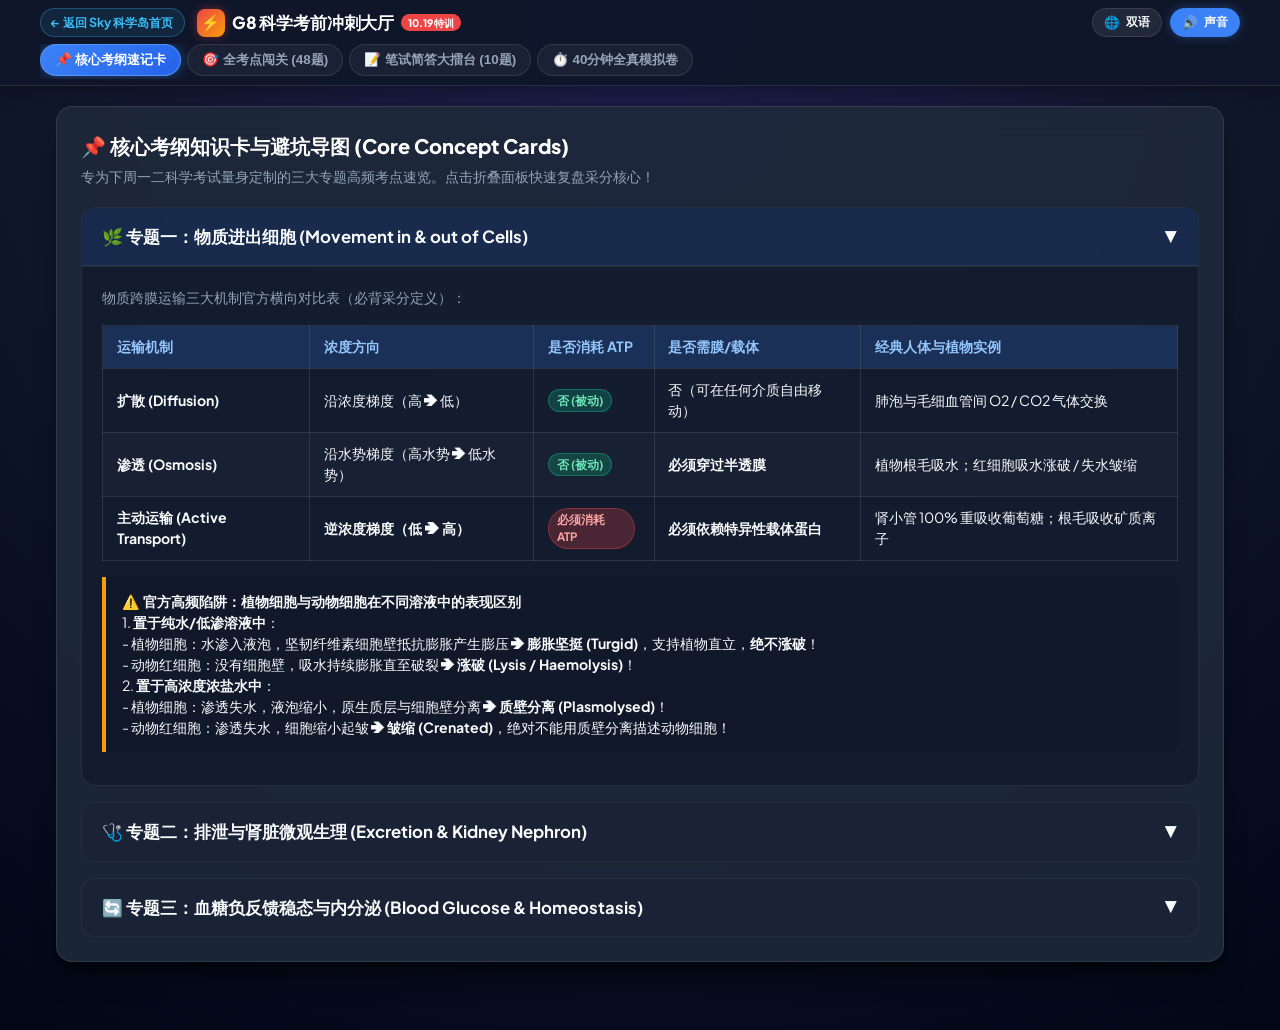
<file: g8_exam_rush.html>
<!DOCTYPE html>
<html lang="zh-CN">
<head>
  <meta charset="UTF-8">
  <meta name="viewport" content="width=device-width, initial-scale=1.0, maximum-scale=1.0, user-scalable=no">
  <title>Cambridge G8 科学考前 2 小时全真突击大厅 (10.19 考试专用)</title>
  <link rel="preconnect" href="https://fonts.googleapis.com">
  <link rel="preconnect" href="https://fonts.gstatic.com" crossorigin>
  <link href="https://fonts.googleapis.com/css2?family=Plus+Jakarta+Sans:wght@400;500;600;700;800&family=JetBrains+Mono:wght@500;700&display=swap" rel="stylesheet" media="print" onload="this.media='all'">
  <link rel="stylesheet" href="https://www.igcse.xyz/ecosystem-nav.css">
  <style>
    :root {
      --primary: #3b82f6;
      --primary-hover: #2563eb;
      --primary-light: #eff6ff;
      --accent: #f59e0b;
      --success: #10b981;
      --success-light: #ecfdf5;
      --danger: #ef4444;
      --danger-light: #fef2f2;
      --purple: #8b5cf6;
      --bg: #0b1120;
      --card-bg: rgba(30, 41, 59, 0.88);
      --card-border: rgba(255, 255, 255, 0.1);
      --text-main: #f8fafc;
      --text-muted: #94a3b8;
      --font-sans: 'Plus Jakarta Sans', -apple-system, BlinkMacSystemFont, "Segoe UI", Roboto, sans-serif;
      --font-mono: 'JetBrains Mono', monospace;
      --shadow-lg: 0 20px 25px -5px rgba(0, 0, 0, 0.5), 0 8px 10px -6px rgba(0, 0, 0, 0.5);
    }

    * {
      box-sizing: border-box;
      margin: 0;
      padding: 0;
      -webkit-tap-highlight-color: transparent;
    }

    body {
      background: radial-gradient(circle at 50% 0%, #1e1b4b 0%, #0f172a 50%, #020617 100%);
      color: var(--text-main);
      font-family: var(--font-sans);
      min-height: 100vh;
      display: flex;
      flex-direction: column;
      line-height: 1.5;
    }

    header.rush-header {
      background: rgba(15, 23, 42, 0.95);
      border-bottom: 1px solid var(--card-border);
      position: relative;
      padding: 0.5rem 1rem 0.35rem;
      box-shadow: 0 4px 20px rgba(0, 0, 0, 0.3);
    }

    .header-top {
      display: flex;
      align-items: center;
      justify-content: space-between;
      gap: 0.75rem;
      max-width: 1200px;
      margin: 0 auto;
      flex-wrap: wrap;
    }

    .header-left {
      display: flex;
      align-items: center;
      gap: 0.75rem;
      flex-wrap: wrap;
    }

    .btn-back-home {
      display: inline-flex;
      align-items: center;
      gap: 0.3rem;
      font-size: 0.78rem;
      font-weight: 700;
      color: #38bdf8;
      background: rgba(56, 189, 248, 0.1);
      border: 1px solid rgba(56, 189, 248, 0.3);
      border-radius: 9999px;
      padding: 0.25rem 0.65rem;
      text-decoration: none;
      transition: all 0.2s ease;
      white-space: nowrap;
    }
    .btn-back-home:hover {
      background: rgba(56, 189, 248, 0.2);
      color: #7dd3fc;
      border-color: #38bdf8;
      transform: translateX(-1px);
    }

    .brand-title-wrap {
      display: flex;
      align-items: center;
      gap: 0.45rem;
    }

    .brand-icon {
      background: linear-gradient(135deg, #ef4444 0%, #f59e0b 100%);
      width: 28px;
      height: 28px;
      border-radius: 8px;
      display: flex;
      align-items: center;
      justify-content: center;
      font-size: 0.95rem;
      box-shadow: 0 0 10px rgba(239, 68, 68, 0.4);
      flex-shrink: 0;
    }

    .brand-title {
      font-size: 1.05rem;
      font-weight: 800;
      letter-spacing: -0.01em;
      display: flex;
      align-items: center;
      gap: 0.45rem;
      color: #fff;
      margin: 0;
    }

    .badge-emergency {
      background: #ef4444;
      color: #fff;
      font-size: 0.65rem;
      font-weight: 800;
      padding: 1px 7px;
      border-radius: 999px;
      animation: pulse 2s infinite;
      white-space: nowrap;
    }

    @keyframes pulse {
      0%, 100% { opacity: 1; transform: scale(1); }
      50% { opacity: 0.8; transform: scale(0.96); }
    }

    .header-actions {
      display: flex;
      align-items: center;
      gap: 0.5rem;
    }

    .btn-action {
      background: rgba(255, 255, 255, 0.08);
      border: 1px solid var(--card-border);
      color: var(--text-main);
      padding: 0.32rem 0.7rem;
      border-radius: 999px;
      font-size: 0.78rem;
      font-weight: 600;
      cursor: pointer;
      display: inline-flex;
      align-items: center;
      gap: 0.35rem;
      transition: all 0.2s ease;
    }

    .btn-action:hover {
      background: rgba(255, 255, 255, 0.15);
      border-color: rgba(255, 255, 255, 0.25);
    }

    .btn-action.active {
      background: var(--primary);
      border-color: var(--primary);
      box-shadow: 0 0 10px rgba(59, 130, 246, 0.4);
    }

    /* Top Tabs Navigation */
    .nav-tabs {
      display: flex;
      align-items: center;
      gap: 0.4rem;
      max-width: 1200px;
      margin: 0.4rem auto 0;
      overflow-x: auto;
      padding-bottom: 0.2rem;
      scrollbar-width: none;
      -webkit-overflow-scrolling: touch;
    }
    .nav-tabs::-webkit-scrollbar { display: none; }

    .tab-btn {
      background: rgba(255, 255, 255, 0.05);
      border: 1px solid rgba(255, 255, 255, 0.1);
      color: var(--text-muted);
      padding: 0.38rem 0.85rem;
      border-radius: 9999px;
      font-size: 0.84rem;
      font-weight: 700;
      cursor: pointer;
      white-space: nowrap;
      display: inline-flex;
      align-items: center;
      gap: 0.35rem;
      transition: all 0.2s ease;
      flex-shrink: 0;
    }

    .tab-btn:hover {
      color: var(--text-main);
      background: rgba(255, 255, 255, 0.12);
      border-color: rgba(255, 255, 255, 0.25);
    }

    .tab-btn.active {
      color: #fff;
      background: linear-gradient(135deg, #3b82f6 0%, #2563eb 100%);
      border-color: rgba(96, 165, 250, 0.7);
      box-shadow: 0 0 14px rgba(59, 130, 246, 0.45);
    }

    .tab-btn.tab-mock.active {
      background: linear-gradient(135deg, #ef4444 0%, #dc2626 100%);
      border-color: rgba(248, 113, 113, 0.8);
      box-shadow: 0 0 14px rgba(239, 68, 68, 0.45);
    }

    .tab-btn.tab-theory.active {
      background: linear-gradient(135deg, #8b5cf6 0%, #7c3aed 100%);
      border-color: rgba(167, 139, 250, 0.8);
      box-shadow: 0 0 14px rgba(139, 92, 246, 0.45);
    }

    /* Main Container */
    main {
      flex: 1;
      max-width: 1200px;
      width: 100%;
      margin: 0 auto;
      padding: 1.25rem 1rem 3rem;
    }

    .tab-pane {
      display: none;
    }
    .tab-pane.active {
      display: block;
      animation: fadeIn 0.3s ease;
    }

    @keyframes fadeIn {
      from { opacity: 0; transform: translateY(6px); }
      to { opacity: 1; transform: translateY(0); }
    }

    /* Common Card Styles */
    .glass-card {
      background: var(--card-bg);
      border: 1px solid var(--card-border);
      border-radius: 16px;
      padding: 1.5rem;
      margin-bottom: 1.25rem;
      backdrop-filter: blur(16px);
      box-shadow: var(--shadow-lg);
    }

    .section-title {
      font-size: 1.25rem;
      font-weight: 800;
      margin-bottom: 0.35rem;
      display: flex;
      align-items: center;
      gap: 0.5rem;
      color: #fff;
    }

    .section-subtitle {
      color: var(--text-muted);
      font-size: 0.88rem;
      margin-bottom: 1.25rem;
    }

    /* ==================== TAB 1: CONCEPT CARDS ==================== */
    .concept-accordion {
      display: flex;
      flex-direction: column;
      gap: 1rem;
    }

    .concept-item {
      background: rgba(15, 23, 42, 0.6);
      border: 1px solid rgba(255, 255, 255, 0.08);
      border-radius: 14px;
      overflow: hidden;
      transition: all 0.2s ease;
    }

    .concept-header {
      padding: 1rem 1.25rem;
      background: rgba(30, 41, 59, 0.6);
      display: flex;
      align-items: center;
      justify-content: space-between;
      cursor: pointer;
      user-select: none;
    }

    .concept-header:hover {
      background: rgba(30, 41, 59, 0.9);
    }

    .concept-header h3 {
      font-size: 1.05rem;
      font-weight: 700;
      display: flex;
      align-items: center;
      gap: 0.5rem;
    }

    .concept-body {
      padding: 1.25rem;
      border-top: 1px solid rgba(255, 255, 255, 0.06);
      display: none;
    }

    .concept-item.open .concept-body {
      display: block;
    }

    .concept-item.open .concept-header {
      border-bottom: 1px solid rgba(255, 255, 255, 0.08);
      background: rgba(59, 130, 246, 0.15);
    }

    .concept-table {
      width: 100%;
      border-collapse: collapse;
      margin: 1rem 0;
      font-size: 0.88rem;
    }

    .concept-table th, .concept-table td {
      border: 1px solid rgba(255, 255, 255, 0.1);
      padding: 0.65rem 0.85rem;
      text-align: left;
    }

    .concept-table th {
      background: rgba(59, 130, 246, 0.2);
      color: #93c5fd;
      font-weight: 700;
    }

    .concept-table tr:nth-child(even) {
      background: rgba(255, 255, 255, 0.02);
    }

    .badge-pill {
      display: inline-block;
      padding: 2px 8px;
      border-radius: 999px;
      font-size: 0.72rem;
      font-weight: 700;
      margin-right: 0.35rem;
    }
    .pill-blue { background: rgba(59, 130, 246, 0.25); color: #93c5fd; border: 1px solid rgba(59, 130, 246, 0.4); }
    .pill-green { background: rgba(16, 185, 129, 0.25); color: #6ee7b7; border: 1px solid rgba(16, 185, 129, 0.4); }
    .pill-amber { background: rgba(245, 158, 11, 0.25); color: #fcd34d; border: 1px solid rgba(245, 158, 11, 0.4); }
    .pill-red { background: rgba(239, 68, 68, 0.25); color: #fca5a5; border: 1px solid rgba(239, 68, 68, 0.4); }
    .pill-purple { background: rgba(139, 92, 246, 0.25); color: #c4b5fd; border: 1px solid rgba(139, 92, 246, 0.4); }

    .highlight-box {
      background: rgba(15, 23, 42, 0.7);
      border-left: 4px solid var(--accent);
      padding: 0.85rem 1rem;
      border-radius: 0 10px 10px 0;
      margin: 0.85rem 0;
      font-size: 0.88rem;
    }

    /* ==================== TAB 2: OBJECTIVE ARENA ==================== */
    .arena-toolbar {
      display: flex;
      align-items: center;
      justify-content: space-between;
      flex-wrap: wrap;
      gap: 0.75rem;
      margin-bottom: 1.25rem;
    }

    .filter-pills {
      display: flex;
      gap: 0.4rem;
      flex-wrap: wrap;
    }

    .filter-btn {
      background: rgba(255, 255, 255, 0.06);
      border: 1px solid var(--card-border);
      color: var(--text-muted);
      padding: 0.35rem 0.8rem;
      border-radius: 999px;
      font-size: 0.8rem;
      font-weight: 700;
      cursor: pointer;
      transition: all 0.2s ease;
    }

    .filter-btn:hover {
      color: var(--text-main);
      background: rgba(255, 255, 255, 0.12);
    }

    .filter-btn.active {
      color: #fff;
      background: var(--primary);
      border-color: var(--primary);
    }

    .stats-meter {
      display: flex;
      align-items: center;
      gap: 0.85rem;
      font-family: var(--font-mono);
      font-size: 0.88rem;
    }

    .timer-wrap {
      display: flex;
      align-items: center;
      gap: 0.45rem;
      background: rgba(0, 0, 0, 0.4);
      padding: 0.35rem 0.75rem;
      border-radius: 999px;
      border: 1px solid rgba(255, 255, 255, 0.1);
    }

    .rush-card {
      background: var(--card-bg);
      border: 1px solid var(--card-border);
      border-radius: 18px;
      padding: 1.75rem;
      box-shadow: var(--shadow-lg);
      position: relative;
      overflow: hidden;
    }

    .q-meta {
      display: flex;
      align-items: center;
      justify-content: space-between;
      margin-bottom: 1rem;
      flex-wrap: wrap;
      gap: 0.5rem;
    }

    .q-prompt-en {
      font-size: 1.15rem;
      font-weight: 700;
      color: #fff;
      margin-bottom: 0.4rem;
      line-height: 1.45;
    }

    .q-prompt-cn {
      font-size: 0.95rem;
      color: #94a3b8;
      margin-bottom: 1.5rem;
      line-height: 1.5;
    }

    .options-grid {
      display: grid;
      grid-template-columns: 1fr;
      gap: 0.75rem;
      margin-bottom: 1.5rem;
    }

    .opt-btn {
      background: rgba(15, 23, 42, 0.6);
      border: 2px solid rgba(255, 255, 255, 0.1);
      border-radius: 12px;
      padding: 0.95rem 1.15rem;
      color: var(--text-main);
      cursor: pointer;
      display: flex;
      align-items: flex-start;
      gap: 0.85rem;
      text-align: left;
      font-family: var(--font-sans);
      transition: all 0.2s ease;
    }

    .opt-btn:hover:not(:disabled) {
      background: rgba(59, 130, 246, 0.12);
      border-color: rgba(59, 130, 246, 0.5);
      transform: translateY(-2px);
    }

    .opt-letter {
      background: rgba(255, 255, 255, 0.1);
      color: #fff;
      width: 28px;
      height: 28px;
      border-radius: 8px;
      display: flex;
      align-items: center;
      justify-content: center;
      font-weight: 800;
      font-family: var(--font-mono);
      flex-shrink: 0;
    }

    .opt-text {
      flex: 1;
    }
    .opt-text-en {
      font-weight: 600;
      font-size: 0.95rem;
      margin-bottom: 0.2rem;
    }
    .opt-text-cn {
      font-size: 0.85rem;
      color: var(--text-muted);
    }

    .opt-btn.correct {
      background: rgba(16, 185, 129, 0.2) !important;
      border-color: var(--success) !important;
      box-shadow: 0 0 15px rgba(16, 185, 129, 0.3);
    }
    .opt-btn.correct .opt-letter {
      background: var(--success);
      color: #0b1120;
    }

    .opt-btn.wrong {
      background: rgba(239, 68, 68, 0.2) !important;
      border-color: var(--danger) !important;
      box-shadow: 0 0 15px rgba(239, 68, 68, 0.3);
    }
    .opt-btn.wrong .opt-letter {
      background: var(--danger);
      color: #fff;
    }

    /* Feedback Drawer */
    .feedback-box {
      display: none;
      background: rgba(15, 23, 42, 0.85);
      border: 1px solid var(--card-border);
      border-radius: 14px;
      padding: 1.25rem;
      margin-top: 1.25rem;
      animation: fadeIn 0.3s ease;
    }

    .fb-header {
      display: flex;
      align-items: center;
      justify-content: space-between;
      margin-bottom: 0.75rem;
      font-weight: 800;
      font-size: 1.05rem;
    }

    .fb-concept {
      background: rgba(16, 185, 129, 0.1);
      border-left: 4px solid var(--success);
      padding: 0.75rem 0.95rem;
      border-radius: 0 8px 8px 0;
      margin-bottom: 0.75rem;
      font-size: 0.88rem;
    }

    .fb-trap {
      background: rgba(245, 158, 11, 0.1);
      border-left: 4px solid var(--accent);
      padding: 0.75rem 0.95rem;
      border-radius: 0 8px 8px 0;
      margin-bottom: 0.75rem;
      font-size: 0.88rem;
    }

    .fb-citation {
      font-size: 0.75rem;
      color: var(--text-muted);
      text-align: right;
      font-family: var(--font-mono);
    }

    .arena-actions {
      display: flex;
      align-items: center;
      justify-content: space-between;
      margin-top: 1.5rem;
      flex-wrap: wrap;
      gap: 0.75rem;
    }

    .btn-next {
      background: linear-gradient(135deg, #3b82f6 0%, #2563eb 100%);
      color: #fff;
      border: none;
      padding: 0.75rem 1.75rem;
      border-radius: 999px;
      font-weight: 800;
      font-size: 0.95rem;
      cursor: pointer;
      display: inline-flex;
      align-items: center;
      gap: 0.5rem;
      box-shadow: 0 4px 15px rgba(37, 99, 235, 0.35);
      transition: all 0.2s ease;
      margin-left: auto;
    }

    .btn-next:hover {
      transform: translateY(-2px);
      box-shadow: 0 6px 20px rgba(37, 99, 235, 0.5);
    }

    /* ==================== TAB 3: WRITTEN THEORY ==================== */
    .theory-item {
      background: var(--card-bg);
      border: 1px solid var(--card-border);
      border-radius: 16px;
      padding: 1.5rem;
      margin-bottom: 1.5rem;
      box-shadow: var(--shadow-lg);
    }

    .theory-header {
      display: flex;
      align-items: flex-start;
      justify-content: space-between;
      gap: 0.75rem;
      margin-bottom: 0.85rem;
      flex-wrap: wrap;
    }

    .theory-badges {
      display: flex;
      align-items: center;
      gap: 0.45rem;
      flex-wrap: wrap;
    }

    .badge-mark {
      background: var(--purple);
      color: #fff;
      font-family: var(--font-mono);
      font-weight: 800;
      padding: 2px 9px;
      border-radius: 6px;
      font-size: 0.8rem;
    }

    .badge-command {
      background: rgba(245, 158, 11, 0.2);
      color: #fcd34d;
      border: 1px solid rgba(245, 158, 11, 0.4);
      padding: 2px 8px;
      border-radius: 6px;
      font-size: 0.75rem;
      font-weight: 700;
      text-transform: uppercase;
    }

    .theory-prompt-en {
      font-size: 1.05rem;
      font-weight: 700;
      color: #fff;
      margin-bottom: 0.35rem;
    }

    .theory-prompt-cn {
      font-size: 0.9rem;
      color: var(--text-muted);
      margin-bottom: 1rem;
    }

    .theory-textarea {
      width: 100%;
      min-height: 110px;
      background: rgba(15, 23, 42, 0.7);
      border: 1px solid rgba(255, 255, 255, 0.15);
      border-radius: 10px;
      padding: 0.85rem;
      color: #fff;
      font-family: var(--font-sans);
      font-size: 0.92rem;
      line-height: 1.5;
      resize: vertical;
      margin-bottom: 0.75rem;
      transition: border-color 0.2s ease;
    }

    .theory-textarea:focus {
      outline: none;
      border-color: var(--primary);
      box-shadow: 0 0 10px rgba(59, 130, 246, 0.3);
    }

    .theory-footer {
      display: flex;
      align-items: center;
      justify-content: space-between;
      flex-wrap: wrap;
      gap: 0.75rem;
    }

    .btn-reveal {
      background: rgba(139, 92, 246, 0.2);
      border: 1px solid rgba(139, 92, 246, 0.4);
      color: #c4b5fd;
      padding: 0.45rem 1rem;
      border-radius: 8px;
      font-weight: 700;
      font-size: 0.85rem;
      cursor: pointer;
      display: inline-flex;
      align-items: center;
      gap: 0.4rem;
      transition: all 0.2s ease;
    }

    .btn-reveal:hover {
      background: rgba(139, 92, 246, 0.35);
      color: #fff;
    }

    .mark-scheme-box {
      display: none;
      background: rgba(15, 23, 42, 0.9);
      border: 1px solid rgba(139, 92, 246, 0.3);
      border-radius: 12px;
      padding: 1.25rem;
      margin-top: 1rem;
      animation: fadeIn 0.3s ease;
    }

    .ms-point {
      margin-bottom: 0.65rem;
      font-size: 0.88rem;
      padding-left: 1.2rem;
      position: relative;
    }
    .ms-point::before {
      content: "✔";
      position: absolute;
      left: 0;
      color: var(--success);
      font-weight: 800;
    }

    .keywords-wrap {
      display: flex;
      flex-wrap: wrap;
      gap: 0.4rem;
      margin: 0.85rem 0;
    }

    .kw-tag {
      background: rgba(59, 130, 246, 0.2);
      border: 1px solid rgba(59, 130, 246, 0.4);
      color: #93c5fd;
      padding: 2px 8px;
      border-radius: 6px;
      font-size: 0.75rem;
      font-family: var(--font-mono);
      font-weight: 700;
    }

    /* Self Assessment Bar */
    .self-score-bar {
      display: flex;
      align-items: center;
      gap: 0.5rem;
      margin-top: 1rem;
      padding-top: 0.75rem;
      border-top: 1px solid rgba(255, 255, 255, 0.08);
      flex-wrap: wrap;
    }

    .score-btn {
      background: rgba(255, 255, 255, 0.08);
      border: 1px solid rgba(255, 255, 255, 0.15);
      color: var(--text-main);
      width: 38px;
      height: 34px;
      border-radius: 8px;
      font-weight: 800;
      font-family: var(--font-mono);
      cursor: pointer;
      display: flex;
      align-items: center;
      justify-content: center;
      transition: all 0.2s ease;
    }

    .score-btn:hover {
      background: rgba(255, 255, 255, 0.2);
    }

    .score-btn.selected {
      background: var(--purple);
      border-color: var(--purple);
      color: #fff;
      box-shadow: 0 0 10px rgba(139, 92, 246, 0.4);
    }

    /* ==================== TAB 4: MOCK EXAM ==================== */
    .mock-start-box {
      text-align: center;
      padding: 3rem 1.5rem;
    }

    .mock-start-btn {
      background: linear-gradient(135deg, #ef4444 0%, #dc2626 100%);
      color: #fff;
      border: none;
      padding: 0.9rem 2.5rem;
      border-radius: 999px;
      font-size: 1.1rem;
      font-weight: 800;
      cursor: pointer;
      box-shadow: 0 4px 20px rgba(239, 68, 68, 0.4);
      display: inline-flex;
      align-items: center;
      gap: 0.6rem;
      transition: all 0.2s ease;
      margin-top: 1.5rem;
    }

    .mock-start-btn:hover {
      transform: translateY(-2px);
      box-shadow: 0 6px 25px rgba(239, 68, 68, 0.6);
    }

    .mock-timer-bar {
      position: sticky;
      top: 60px;
      z-index: 40;
      background: rgba(15, 23, 42, 0.95);
      border: 1px solid rgba(239, 68, 68, 0.4);
      border-radius: 12px;
      padding: 0.65rem 1.25rem;
      margin-bottom: 1.5rem;
      display: flex;
      align-items: center;
      justify-content: space-between;
      backdrop-filter: blur(12px);
    }

    .mock-timer-digits {
      font-family: var(--font-mono);
      font-size: 1.3rem;
      font-weight: 800;
      color: #ef4444;
      display: flex;
      align-items: center;
      gap: 0.4rem;
    }

    .diag-radar {
      display: grid;
      grid-template-columns: repeat(auto-fit, minmax(280px, 1fr));
      gap: 1rem;
      margin: 1.5rem 0;
    }

    .diag-card {
      background: rgba(15, 23, 42, 0.7);
      border: 1px solid rgba(255, 255, 255, 0.08);
      border-radius: 12px;
      padding: 1.15rem;
    }

    .diag-bar-track {
      background: rgba(255, 255, 255, 0.1);
      height: 10px;
      border-radius: 999px;
      overflow: hidden;
      margin-top: 0.6rem;
    }

    .diag-bar-fill {
      height: 100%;
      border-radius: 999px;
      transition: width 0.6s ease;
    }

    /* Completion View */
    .completion-card {
      text-align: center;
      padding: 2.5rem 1.5rem;
    }

    .cert-badge {
      display: inline-block;
      font-size: 1.1rem;
      font-weight: 800;
      padding: 0.4rem 1.4rem;
      border-radius: 999px;
      margin-bottom: 1rem;
    }
    .cert-a-star { background: linear-gradient(135deg, #f59e0b 0%, #d97706 100%); color: #0f172a; box-shadow: 0 0 20px rgba(245, 158, 11, 0.4); }
    .cert-a { background: linear-gradient(135deg, #3b82f6 0%, #1d4ed8 100%); color: #fff; box-shadow: 0 0 20px rgba(59, 130, 246, 0.4); }
    .cert-pass { background: linear-gradient(135deg, #10b981 0%, #047857 100%); color: #fff; box-shadow: 0 0 20px rgba(16, 185, 129, 0.4); }
    .cert-retry { background: rgba(239, 68, 68, 0.2); color: #fca5a5; border: 1px solid rgba(239, 68, 68, 0.4); }

    /* Confetti Canvas */
    #confetti-canvas {
      position: fixed;
      top: 0;
      left: 0;
      width: 100vw;
      height: 100vh;
      pointer-events: none;
      z-index: 100000;
    }

    @media (max-width: 768px) {
      header.rush-header { padding: 0.45rem 0.65rem 0.35rem; }
      main { padding: 0.75rem 0.5rem 2rem; }
      .glass-card { padding: 1.15rem; }
      .header-top { flex-wrap: wrap; gap: 0.4rem; }
      .brand-title { font-size: 0.9rem; }
      .brand-icon { width: 24px; height: 24px; font-size: 0.8rem; }
      .btn-back-home { font-size: 0.72rem; padding: 0.2rem 0.5rem; }
      .btn-action span { display: none; }
      .btn-action { padding: 0.3rem 0.5rem; font-size: 0.75rem; }
      .tab-btn { font-size: 0.78rem; padding: 0.32rem 0.65rem; }
      .nav-tabs { margin-top: 0.35rem; gap: 0.3rem; }
      .q-prompt-en { font-size: 1rem; }
    }
  </style>
</head>
<body>
  <!-- ==================== Mother-Ship Global TopBar ==================== -->
  <script src="https://www.igcse.xyz/ecosystem-nav.js" defer></script>
  <igcse-nav active="sky" sticky></igcse-nav>

  <canvas id="confetti-canvas"></canvas>

  <header class="rush-header">
    <div class="header-top">
      <div class="header-left">
        <a href="index.html" class="btn-back-home" title="返回 Sky 科学岛首页">
          ← 返回 Sky 科学岛首页
        </a>
        <div class="brand-title-wrap">
          <div class="brand-icon">⚡</div>
          <h1 class="brand-title">
            G8 科学考前冲刺大厅
            <span class="badge-emergency">10.19 特训</span>
          </h1>
        </div>
      </div>

      <div class="header-actions">
        <button class="btn-action" id="btn-lang" onclick="toggleGlobalLang()">
          🌐 <span id="txt-lang">双语</span>
        </button>
        <button class="btn-action active" id="btn-sound" onclick="toggleGlobalSound()">
          🔊 <span id="txt-sound">声音</span>
        </button>
      </div>
    </div>

    <div class="nav-tabs" role="tablist">
      <button class="tab-btn active" onclick="switchMainTab('concepts')">
        📌 核心考纲速记卡
      </button>
      <button class="tab-btn" onclick="switchMainTab('objective')">
        🎯 全考点闯关 (48题)
      </button>
      <button class="tab-btn tab-theory" onclick="switchMainTab('theory')">
        📝 笔试简答大擂台 (10题)
      </button>
      <button class="tab-btn tab-mock" onclick="switchMainTab('mock')">
        ⏱️ 40分钟全真模拟卷
      </button>
    </div>
  </header>

  <main>
    <!-- ==================== TAB 1: CONCEPTS ==================== -->
    <div id="pane-concepts" class="tab-pane active">
      <div class="glass-card">
        <div class="section-title">📌 核心考纲知识卡与避坑导图 (Core Concept Cards)</div>
        <div class="section-subtitle">专为下周一二科学考试量身定制的三大专题高频考点速览。点击折叠面板快速复盘采分核心！</div>

        <div class="concept-accordion">
          <!-- Card 1: 物质跨膜运输 -->
          <div class="concept-item open">
            <div class="concept-header" onclick="toggleConcept(this)">
              <h3>🌿 专题一：物质进出细胞 (Movement in & out of Cells)</h3>
              <span>▼</span>
            </div>
            <div class="concept-body">
              <p style="font-size:0.9rem; color:#94a3b8; margin-bottom:0.75rem;">
                物质跨膜运输三大机制官方横向对比表（必背采分定义）：
              </p>
              <table class="concept-table">
                <thead>
                  <tr>
                    <th>运输机制</th>
                    <th>浓度方向</th>
                    <th>是否消耗 ATP</th>
                    <th>是否需膜/载体</th>
                    <th>经典人体与植物实例</th>
                  </tr>
                </thead>
                <tbody>
                  <tr>
                    <td><strong>扩散 (Diffusion)</strong></td>
                    <td>沿浓度梯度（高 ➔ 低）</td>
                    <td><span class="badge-pill pill-green">否 (被动)</span></td>
                    <td>否（可在任何介质自由移动）</td>
                    <td>肺泡与毛细血管间 O2 / CO2 气体交换</td>
                  </tr>
                  <tr>
                    <td><strong>渗透 (Osmosis)</strong></td>
                    <td>沿水势梯度（高水势 ➔ 低水势）</td>
                    <td><span class="badge-pill pill-green">否 (被动)</span></td>
                    <td><strong>必须穿过半透膜</strong></td>
                    <td>植物根毛吸水；红细胞吸水涨破 / 失水皱缩</td>
                  </tr>
                  <tr>
                    <td><strong>主动运输 (Active Transport)</strong></td>
                    <td><strong>逆浓度梯度（低 ➔ 高）</strong></td>
                    <td><span class="badge-pill pill-red">必须消耗 ATP</span></td>
                    <td><strong>必须依赖特异性载体蛋白</strong></td>
                    <td>肾小管 100% 重吸收葡萄糖；根毛吸收矿质离子</td>
                  </tr>
                </tbody>
              </table>

              <div class="highlight-box">
                <strong>⚠️ 官方高频陷阱：植物细胞与动物细胞在不同溶液中的表现区别</strong><br>
                1. <strong>置于纯水/低渗溶液中</strong>：<br>
                - 植物细胞：水渗入液泡，坚韧纤维素细胞壁抵抗膨胀产生膨压 ➔ <strong>膨胀坚挺 (Turgid)</strong>，支持植物直立，<strong>绝不涨破</strong>！<br>
                - 动物红细胞：没有细胞壁，吸水持续膨胀直至破裂 ➔ <strong>涨破 (Lysis / Haemolysis)</strong>！<br>
                2. <strong>置于高浓度浓盐水中</strong>：<br>
                - 植物细胞：渗透失水，液泡缩小，原生质层与细胞壁分离 ➔ <strong>质壁分离 (Plasmolysed)</strong>！<br>
                - 动物红细胞：渗透失水，细胞缩小起皱 ➔ <strong>皱缩 (Crenated)</strong>，绝对不能用质壁分离描述动物细胞！
              </div>
            </div>
          </div>

          <!-- Card 2: 泌尿系统与排泄 -->
          <div class="concept-item">
            <div class="concept-header" onclick="toggleConcept(this)">
              <h3>🩺 专题二：排泄与肾脏微观生理 (Excretion & Kidney Nephron)</h3>
              <span>▼</span>
            </div>
            <div class="concept-body">
              <table class="concept-table">
                <thead>
                  <tr>
                    <th>生理过程</th>
                    <th>科学定义</th>
                    <th>被排出的典型物质</th>
                    <th>是否参与体细胞代谢</th>
                  </tr>
                </thead>
                <tbody>
                  <tr>
                    <td><strong>排泄 (Excretion)</strong></td>
                    <td>清除细胞生物化学代谢产生的有毒副产物或过剩物质</td>
                    <td>尿素 (Urea)、二氧化碳 (CO2)、多余水分与无机盐</td>
                    <td><span class="badge-pill pill-blue">是 (来自细胞代谢)</span></td>
                  </tr>
                  <tr>
                    <td><strong>排遗 (Egestion)</strong></td>
                    <td>清除消化道未被酶分解、未被肠壁吸收的食物残渣</td>
                    <td>粪便 (Faeces / 食物粗纤维)</td>
                    <td><span class="badge-pill pill-amber">否 (从未进入体细胞)</span></td>
                  </tr>
                </tbody>
              </table>

              <div class="highlight-box">
                <strong>🔬 肾单位尿液生成两步法机制 (Nephron 2-Step Mechanism)</strong><br>
                1. <strong>肾小球高压超微滤过 (Ultrafiltration)</strong>：入球小动脉粗、出球小动脉细 ➔ 产生极高流体静水压 ➔ 挤压小分子（水、葡萄糖、氨基酸、尿素、离子）穿透基底膜进入肾小囊形成原尿；红细胞和大分子血浆蛋白（白蛋白）因孔径过大留在血液中。<br>
                2. <strong>肾小管选择性重吸收 (Selective Reabsorption)</strong>：在近曲小管处，<strong>100% 的葡萄糖和氨基酸</strong>被载体蛋白逆浓度主动重吸收回血液！约 99% 的水分通过渗透作用重吸收；尿素留在管内高度浓缩形成终尿。<br>
                3. <strong>透析机 (Dialysis Machine) 原理</strong>：血液与透析液<strong>逆流流动 (Counter-current)</strong> 维持最大浓度梯度；透析液配制正常浓度的葡萄糖与无机盐（防止有用物质丢失），但尿素浓度为零（确保尿素最大化扩散排出）。
              </div>
            </div>
          </div>

          <!-- Card 3: 血糖调节与稳态 -->
          <div class="concept-item">
            <div class="concept-header" onclick="toggleConcept(this)">
              <h3>🔄 专题三：血糖负反馈稳态与内分泌 (Blood Glucose & Homeostasis)</h3>
              <span>▼</span>
            </div>
            <div class="concept-body">
              <div class="highlight-box" style="border-left-color:var(--purple);">
                <strong>🌟 稳态与负反馈闭环图 (Negative Feedback Closed Loop)</strong><br>
                正常基准设定值：<strong>5.0 mmol/L</strong><br>
                • <strong>餐后血糖升高</strong> ➔ 胰腺 β 细胞感知并分泌【<strong>胰岛素 (Insulin)</strong>】 ➔ 促使肝脏和肌肉细胞摄取葡萄糖，并催化转化为不溶性【<strong>糖原 (Glycogen)</strong>】储存（葡萄糖 ➔ 糖原） ➔ 血糖回落正常设定值。<br>
                • <strong>饥饿/运动血糖降低</strong> ➔ 胰腺 α 细胞感知并分泌【<strong>胰高血糖素 (Glucagon)</strong>】 ➔ 促使肝脏将储备的【<strong>糖原 (Glycogen)</strong>】分解为【<strong>葡萄糖 (Glucose)</strong>】释放入血（糖原 ➔ 葡萄糖） ➔ 血糖上升回归正常设定值。
              </div>

              <p style="font-weight:700; color:#fff; margin:1rem 0 0.5rem;">三大 G 字头核心术语辨析表（千万不可拼写混淆！）：</p>
              <table class="concept-table">
                <thead>
                  <tr>
                    <th>术语</th>
                    <th>生化本质</th>
                    <th>生理功能与所在部位</th>
                  </tr>
                </thead>
                <tbody>
                  <tr>
                    <td><strong>Glucose (葡萄糖)</strong></td>
                    <td>可溶性单糖 (C6H12O6)</td>
                    <td>游离于血液循环中，是细胞呼吸作用的首选直接能量原料</td>
                  </tr>
                  <tr>
                    <td><strong>Glycogen (糖原)</strong></td>
                    <td>不溶性高分子多糖</td>
                    <td>动物淀粉储备，主要储存于肝脏和骨骼肌，对细胞渗透压零干扰</td>
                  </tr>
                  <tr>
                    <td><strong>Glucagon (胰高血糖素)</strong></td>
                    <td>肽类激素化学信使</td>
                    <td>由胰腺分泌释放入血，专门发出指令催化肝糖原分解释放葡萄糖</td>
                  </tr>
                </tbody>
              </table>

              <div class="highlight-box" style="border-left-color:var(--danger);">
                <strong>🩺 糖尿病临床病理对照：1 型 vs 2 型</strong><br>
                - <strong>1 型糖尿病 (Type 1)</strong>：自身免疫系统破坏胰岛 β 细胞 ➔ 无法分泌胰岛素 ➔ 必须每日皮下注射外源性胰岛素。<br>
                - <strong>2 型糖尿病 (Type 2)</strong>：胰腺能产生胰岛素，但靶细胞膜受体不敏感发生【胰岛素抵抗】 ➔ 与高糖饮食和肥胖紧密相关 ➔ 通过健康低糖饮食、运动和口服药物改善受体敏感性。<br>
                - <strong>糖尿与肾糖阈 (Renal Threshold)</strong>：当血糖超过 10~12 mmol/L 时，超出肾小管载体蛋白最大转运能力，原尿中葡萄糖无法全部重吸收，随尿排出（糖尿）。临床可用本尼迪特试剂水浴加热检测（蓝 ➔ 砖红沉淀）。
              </div>
            </div>
          </div>
        </div>
      </div>
    </div>

    <!-- ==================== TAB 2: OBJECTIVE ARENA ==================== -->
    <div id="pane-objective" class="tab-pane">
      <div class="glass-card">
        <div class="arena-toolbar">
          <div class="filter-pills">
            <button class="filter-btn active" onclick="filterObjective('all', this)">全部 48 题</button>
            <button class="filter-btn" onclick="filterObjective(1, this)">L1 物质跨膜运输 (16)</button>
            <button class="filter-btn" onclick="filterObjective(2, this)">L2 泌尿与排泄 (16)</button>
            <button class="filter-btn" onclick="filterObjective(3, this)">L3 血糖与稳态 (16)</button>
            <button class="filter-btn" id="btn-wrong-only" onclick="filterObjective('wrong', this)">🔥 错题重练本 (<span id="txt-wrong-count">0</span>)</button>
          </div>

          <div class="stats-meter">
            <div class="timer-wrap">
              <span id="obj-timer-icon">⏱️</span>
              <span id="obj-timer-sec">60s</span>
            </div>
            <div>积分: <strong id="obj-score" style="color:var(--accent);">0</strong></div>
            <div>连击: <strong id="obj-streak" style="color:var(--success);">0</strong></div>
          </div>
        </div>

        <div id="obj-arena-container">
          <div class="rush-card" id="obj-card">
            <div class="q-meta">
              <div style="display:flex;align-items:center;gap:0.4rem;">
                <span class="badge-pill pill-blue" id="obj-lvl-badge">Level 1</span>
                <span class="badge-pill pill-purple" id="obj-topic-badge">Topic</span>
              </div>
              <div style="font-family:var(--font-mono); font-size:0.85rem; color:var(--text-muted);" id="obj-counter">
                Q 1 / 48
              </div>
            </div>

            <div class="q-prompt-en" id="obj-prompt-en">Loading question...</div>
            <div class="q-prompt-cn" id="obj-prompt-cn">加载题目中...</div>

            <div class="options-grid" id="obj-options-box">
              <!-- Dynamic Options -->
            </div>

            <!-- Feedback Drawer -->
            <div class="feedback-box" id="obj-feedback-box">
              <div class="fb-header" id="obj-fb-title">解析卡片</div>
              <div class="fb-concept" id="obj-fb-concept"></div>
              <div class="fb-trap" id="obj-fb-trap"></div>
              <div class="fb-citation" id="obj-fb-citation"></div>
            </div>

            <div class="arena-actions">
              <label style="font-size:0.85rem; color:var(--text-muted); cursor:pointer; display:inline-flex; align-items:center; gap:0.35rem;">
                <input type="checkbox" id="chk-obj-autonext"> 答对 1.5 秒后自动下一题
              </label>
              <button class="btn-next" id="btn-obj-next" onclick="nextObjectiveQuestion()">下一题 ➔</button>
            </div>
          </div>

          <!-- Completion View -->
          <div class="glass-card completion-card" id="obj-completion-box" style="display:none;">
            <div style="font-size:3.5rem; margin-bottom:0.5rem;" id="cert-icon">👑</div>
            <div class="cert-badge cert-a-star" id="cert-badge">🌟 A* Master 神级学霸</div>
            <h2 style="font-size:1.6rem; font-weight:800; margin-bottom:0.5rem;" id="cert-headline">突击大练兵通关认证</h2>
            <p style="color:var(--text-muted); font-size:0.95rem; max-width:600px; margin:0 auto 1.5rem;" id="cert-desc">
              恭喜你完成了客观题突击闯关！高频生理考点与采分陷阱已完全巩固。
            </p>

            <div style="display:flex; justify-content:center; gap:2rem; margin-bottom:2rem; font-family:var(--font-mono);">
              <div>
                <div style="color:var(--text-muted); font-size:0.8rem;">正确率 (Accuracy)</div>
                <div style="font-size:1.4rem; font-weight:800; color:var(--success);" id="cert-acc">100%</div>
              </div>
              <div>
                <div style="color:var(--text-muted); font-size:0.8rem;">总积分 (Total Score)</div>
                <div style="font-size:1.4rem; font-weight:800; color:var(--accent);" id="cert-score">5200</div>
              </div>
              <div>
                <div style="color:var(--text-muted); font-size:0.8rem;">耗时 (Time Spent)</div>
                <div style="font-size:1.4rem; font-weight:800; color:#93c5fd;" id="cert-time">04:30</div>
              </div>
            </div>

            <div style="display:flex; justify-content:center; gap:1rem; flex-wrap:wrap;">
              <button class="btn-action" style="padding:0.6rem 1.5rem; font-size:0.9rem;" onclick="copyObjectiveReport()">
                📋 一键复制练习战报
              </button>
              <button class="btn-next" style="margin:0;" onclick="restartObjectiveArena()">
                🔄 重新冲刺练习
              </button>
            </div>
          </div>
        </div>
      </div>
    </div>

    <!-- ==================== TAB 3: WRITTEN THEORY ==================== -->
    <div id="pane-theory" class="tab-pane">
      <div class="glass-card">
        <div class="section-title">📝 笔试结构化简答与采分点大擂台 (Written Theory & Mark Scheme)</div>
        <div class="section-subtitle">完全还原 Cambridge Paper 3/4 笔试结构化大题！输入作答后点击核对官方采分点，并进行自评打分。</div>

        <div style="background:rgba(139, 92, 246, 0.15); border:1px solid rgba(139, 92, 246, 0.3); border-radius:12px; padding:0.85rem 1.25rem; margin-bottom:1.5rem; display:flex; align-items:center; justify-content:space-between; flex-wrap:wrap; gap:0.75rem;">
          <div>
            <strong>自评总得分：</strong>
            <span style="font-family:var(--font-mono); font-size:1.2rem; font-weight:800; color:#c4b5fd;" id="theory-total-score">0</span>
            <span style="color:var(--text-muted); font-size:0.9rem;">/ 37 分</span>
          </div>
          <div style="font-size:0.85rem; color:var(--text-muted);">
            已自评大题：<strong id="theory-evaluated-count" style="color:#fff;">0</strong> / 10 题
          </div>
        </div>

        <div id="theory-list-container">
          <!-- Dynamically populated 10 written questions -->
        </div>
      </div>
    </div>

    <!-- ==================== TAB 4: MOCK EXAM ==================== -->
    <div id="pane-mock" class="tab-pane">
      <div class="glass-card">
        <!-- Start Mock View -->
        <div id="mock-start-screen" class="mock-start-box">
          <div style="font-size:3.5rem; margin-bottom:0.75rem;">⏱️</div>
          <h2 style="font-size:1.6rem; font-weight:800; margin-bottom:0.5rem;">Cambridge G8 科学 40 分钟考场全真模拟卷</h2>
          <p style="color:var(--text-muted); max-width:640px; margin:0 auto 1.5rem; font-size:0.95rem; line-height:1.6;">
            本试卷严格遵循官方 Checkpoint / IGCSE 考卷架构，一键智能组卷：<br>
            <strong>第一部分：精选 15 道客观单选题 [15 分]</strong>（覆盖三大考纲模块）<br>
            <strong>第二部分：精选 3 道结构化笔试大题 [15 分]</strong>（物质运输、肾脏超滤、血糖负反馈各 1 大题）<br>
            全卷满分 <strong>30 分</strong>，标准考场倒计时 <strong>40 分钟</strong>。交卷后自动核分并输出三维能力雷达诊断！
          </p>

          <button class="mock-start-btn" onclick="startMockExam()">
            🚀 随机智能组卷并开始全真模考
          </button>
        </div>

        <!-- Active Mock Screen -->
        <div id="mock-active-screen" style="display:none;">
          <div class="mock-timer-bar">
            <div>
              <span class="badge-pill pill-red">EXAM IN PROGRESS</span>
              <strong style="margin-left:0.5rem;">Cambridge G8 Science Mock Exam</strong>
            </div>
            <div class="mock-timer-digits">
              <span>⏳</span>
              <span id="mock-timer-val">40:00</span>
            </div>
          </div>

          <div style="margin-bottom:2rem;">
            <h3 style="font-size:1.15rem; font-weight:800; border-bottom:2px solid rgba(255,255,255,0.1); padding-bottom:0.5rem; margin-bottom:1rem; color:#93c5fd;">
              SECTION A: Objective Multiple Choice [15 Marks] (单项选择题，每题1分)
            </h3>
            <div id="mock-secA-container">
              <!-- 15 random MCQs inserted here -->
            </div>
          </div>

          <div style="margin-bottom:2rem;">
            <h3 style="font-size:1.15rem; font-weight:800; border-bottom:2px solid rgba(255,255,255,0.1); padding-bottom:0.5rem; margin-bottom:1rem; color:#c4b5fd;">
              SECTION B: Structured Theory Questions [15 Marks] (结构化简答大题，共15分)
            </h3>
            <div id="mock-secB-container">
              <!-- 3 random Theory questions inserted here -->
            </div>
          </div>

          <div style="text-align:center; padding:1.5rem 0;">
            <button class="btn-next" style="padding:0.9rem 2.5rem; font-size:1.05rem;" onclick="submitMockExam()">
              📤 提交模拟试卷并核分诊断
            </button>
          </div>
        </div>

        <!-- Mock Results Screen -->
        <div id="mock-result-screen" style="display:none;">
          <div class="completion-card">
            <div style="font-size:3.5rem; margin-bottom:0.5rem;" id="mock-res-icon">🎯</div>
            <div class="cert-badge cert-a-star" id="mock-res-badge">🌟 A* Master 神级学霸</div>
            <h2 style="font-size:1.6rem; font-weight:800; margin-bottom:0.5rem;">模拟考成绩单与能力弱项诊断</h2>
            <p style="color:var(--text-muted); font-size:0.95rem; max-width:600px; margin:0 auto 1.5rem;" id="mock-res-desc">
              你的全真模拟考成绩已生成！对照下方三维能力雷达，针对弱项模块进行强化复习。
            </p>

            <div style="display:flex; justify-content:center; gap:2rem; margin-bottom:2rem; font-family:var(--font-mono);">
              <div>
                <div style="color:var(--text-muted); font-size:0.8rem;">总分 (Total Score)</div>
                <div style="font-size:1.6rem; font-weight:800; color:var(--accent);" id="mock-res-score">28 / 30</div>
              </div>
              <div>
                <div style="color:var(--text-muted); font-size:0.8rem;">得分率 (Percentage)</div>
                <div style="font-size:1.6rem; font-weight:800; color:var(--success);" id="mock-res-pct">93%</div>
              </div>
              <div>
                <div style="color:var(--text-muted); font-size:0.8rem;">实考用时 (Time)</div>
                <div style="font-size:1.6rem; font-weight:800; color:#93c5fd;" id="mock-res-time">24:18</div>
              </div>
            </div>

            <!-- Radar Diagnosis Bars -->
            <div class="diag-radar">
              <div class="diag-card">
                <div style="display:flex; justify-content:space-between; font-size:0.9rem;">
                  <strong>🌿 物质跨膜运输能力</strong>
                  <span id="mock-diag-t1-pct">90%</span>
                </div>
                <div class="diag-bar-track">
                  <div class="diag-bar-fill" id="mock-diag-t1-bar" style="width:90%; background:var(--primary);"></div>
                </div>
              </div>

              <div class="diag-card">
                <div style="display:flex; justify-content:space-between; font-size:0.9rem;">
                  <strong>🩺 泌尿与排泄生理能力</strong>
                  <span id="mock-diag-t2-pct">85%</span>
                </div>
                <div class="diag-bar-track">
                  <div class="diag-bar-fill" id="mock-diag-t2-bar" style="width:85%; background:var(--success);"></div>
                </div>
              </div>

              <div class="diag-card">
                <div style="display:flex; justify-content:space-between; font-size:0.9rem;">
                  <strong>🔄 血糖负反馈调节能力</strong>
                  <span id="mock-diag-t3-pct">95%</span>
                </div>
                <div class="diag-bar-track">
                  <div class="diag-bar-fill" id="mock-diag-t3-bar" style="width:95%; background:var(--purple);"></div>
                </div>
              </div>
            </div>

            <div style="display:flex; justify-content:center; gap:1rem; margin-top:2rem; flex-wrap:wrap;">
              <button class="btn-action" style="padding:0.6rem 1.5rem; font-size:0.9rem;" onclick="copyMockReport()">
                📋 一键复制全真考卷战报
              </button>
              <button class="btn-next" style="margin:0;" onclick="restartMockExam()">
                🔄 重新组卷模拟
              </button>
            </div>
          </div>
        </div>
      </div>
    </div>
  </main>

  <script>
    // ==================== 1. DATASETS INJECTION ====================
    const RUSH_QUESTIONS = [{"id": "rush_q01", "level": 1, "topic": "Diffusion Principle", "prompt_en": "Which statement correctly describes the net movement of particles during diffusion?", "prompt_cn": "下列关于扩散过程中微观粒子净移动的描述，哪一项是完全正确的？", "options": [{"letter": "A", "text_en": "Movement from a region of lower concentration to higher concentration using metabolic ATP.", "text_cn": "从低浓度向高浓度移动，消耗代谢能量 ATP。"}, {"letter": "B", "text_en": "Net movement of particles from a region of higher concentration to lower concentration down a concentration gradient as a result of their random kinetic motion.", "text_cn": "由于粒子的随机热运动，粒子从高浓度区域向低浓度区域沿着浓度梯度的净移动。"}, {"letter": "C", "text_en": "Movement of water molecules only across a fully impermeable cell wall.", "text_cn": "水分子穿过完全不透水细胞壁的单一方向移动。"}, {"letter": "D", "text_en": "Complete cessation of particle motion once dynamic equilibrium is attained.", "text_cn": "一旦达到动态平衡，所有微观粒子的运动立即完全停止。"}], "correct": "B", "concept_en": "Diffusion is the passive net movement of particles down a concentration gradient driven entirely by random kinetic energy. It requires NO metabolic energy (ATP).", "concept_cn": "扩散是粒子完全由其自身的随机动能驱动、沿浓度梯度进行的被动净移动，不需要消耗任何细胞代谢能量（ATP）。", "trap_en": "Option A describes active transport. Option D is a frequent misconception: at dynamic equilibrium, particles continue to move equally in all directions with zero NET change.", "trap_cn": "选项 A 混淆了主动运输。选项 D 是极高频陷阱：达到动态平衡时，粒子依然在各个方向以相等速率自由运动，只是“净移动为零”，绝非粒子停止运动。", "citation": "《G8 Science》Chapter 3.01 Diffusion (pp. 24-26)"}, {"id": "rush_q02", "level": 1, "topic": "Factors Affecting Diffusion Rate", "prompt_en": "Which combination of physiological conditions produces the FASTEST rate of diffusion across a respiratory membrane?", "prompt_cn": "下列哪一组生理条件的组合，能使穿过呼吸膜的扩散速率达到最快？", "options": [{"letter": "A", "text_en": "High temperature, large surface area, steep concentration gradient, and thin membrane (short diffusion distance).", "text_cn": "高温、大表面积、陡峭浓度梯度、极薄的膜结构（超短扩散距离）。"}, {"letter": "B", "text_en": "Low temperature, small surface area, steep concentration gradient, and thick membrane.", "text_cn": "低温、小表面积、陡峭浓度梯度、厚膜结构。"}, {"letter": "C", "text_en": "High temperature, small surface area, shallow concentration gradient, and long distance.", "text_cn": "高温、小表面积、平缓浓度梯度、超长距离。"}, {"letter": "D", "text_en": "Zero concentration gradient, large surface area, and freezing temperature.", "text_cn": "零浓度梯度、大表面积、冰冻温度。"}], "correct": "A", "concept_en": "Diffusion Rate is directly proportional to: Temperature (kinetic speed), Surface Area (collision opportunities), and Concentration Gradient (driving force); and inversely proportional to Diffusion Distance.", "concept_cn": "扩散速率与温度（动能大小）、表面积（碰撞几率）和浓度梯度（驱动力）成正比，与扩散距离（膜厚度）成反比。", "trap_en": "Thicker membranes increase diffusion distance, drastically slowing diffusion (Fick's Law).", "trap_cn": "膜越厚，微观粒子穿透所需时间越长，扩散速率显著下降。", "citation": "《G8 Science》Chapter 3.02 Factors Influencing Rate (pp. 27-29)"}, {"id": "rush_q03", "level": 1, "topic": "Osmosis & Water Potential", "prompt_en": "Osmosis is defined specifically as the net movement of water molecules:", "prompt_cn": "渗透作用（Osmosis）在生物学中特异性地定义为水分子：", "options": [{"letter": "A", "text_en": "From a region of lower water potential to higher water potential through any open pore.", "text_cn": "从低水势区域向高水势区域穿过任意开放微孔的移动。"}, {"letter": "B", "text_en": "From a region of higher water potential (dilute solution) to lower water potential (concentrated solution) through a partially permeable membrane.", "text_cn": "从高水势区域（低溶质稀溶液）穿过半透膜向低水势区域（高溶质浓溶液）的净移动。"}, {"letter": "C", "text_en": "Driven by ATP pumps across a totally impermeable cell wall.", "text_cn": "由 ATP 泵驱动穿过完全不透水细胞壁的移动。"}, {"letter": "D", "text_en": "Of solute particles dissolving until equal volume is established.", "text_cn": "溶质粒子溶解直到体积相等的移动。"}], "correct": "B", "concept_en": "Osmosis is a special case of passive diffusion: ONLY water molecules move, and it REQUIRES a partially permeable (semi-permeable) membrane down a water potential gradient.", "concept_cn": "渗透是被动扩散的特例：仅限水分子移动，且必须穿过半透膜（选择透过性膜），从高水势向低水势移动。", "trap_en": "High water potential = dilute solution (lots of free water); Low water potential = concentrated solution (water bound to solutes).", "trap_cn": "高水势等同于稀溶液（自由水分子多）；低水势等同于浓溶液。水总是流向“浓溶液”那一侧以稀释它。", "citation": "《G8 Science》Chapter 3.03 Osmosis & Water Potential (pp. 30-31)"}, {"id": "rush_q04", "level": 1, "topic": "Plant Cells & Turgor Pressure", "prompt_en": "When a crisp plant cell is placed in pure distilled water, what happens and what prevents it from bursting?", "prompt_cn": "当一个植物细胞被放入纯蒸馏水中时，会发生什么现象？是什么结构防止它涨破？", "options": [{"letter": "A", "text_en": "Water leaves the cell; the flexible cell membrane prevents bursting.", "text_cn": "水离开细胞；柔软的细胞膜防止其涨破。"}, {"letter": "B", "text_en": "Water enters by osmosis; vacuole expands and cytoplasm pushes against the rigid cellulose cell wall, making the cell TURGID.", "text_cn": "水通过渗透作用进入细胞；液泡膨胀，原生质层压向刚性纤维素细胞壁，使细胞保持膨胀坚挺（Turgid）。"}, {"letter": "C", "text_en": "The cell immediately lyses (bursts) because it absorbs too much sugar.", "text_cn": "细胞因吸收过多糖分立即发生破裂（Lysis）。"}, {"letter": "D", "text_en": "The cell wall actively pumps all water out using metabolic energy.", "text_cn": "细胞壁消耗代谢能量主动将所有水分泵出。"}], "correct": "B", "concept_en": "Pure water has a higher water potential than the plant cell sap. Water enters by osmosis. The inelastic cellulose cell wall exerts wall pressure, creating turgor pressure which supports non-woody plant stems.", "concept_cn": "纯水水势高于植物细胞液。水渗透进入，坚韧的纤维素细胞壁抵抗膨胀产生膨压（Turgor pressure），维持植物幼嫩茎叶直立挺拔。", "trap_en": "Plant cells DO NOT burst in pure water because of the rigid cell wall! Only animal cells burst.", "trap_cn": "高频易混点：植物细胞有刚性细胞壁，在纯水中只膨胀不涨破！涨破（Lysis）是无细胞壁的动物细胞特有现象。", "citation": "《G8 Science》Chapter 3.04 Plant Cells in Solutions (pp. 32-33)"}, {"id": "rush_q05", "level": 1, "topic": "Plant Plasmolysis", "prompt_en": "When plant tissue (e.g. onion epidermal cells) is immersed in a concentrated sugar solution, what is observed under a microscope?", "prompt_cn": "当洋葱表皮植物细胞浸入高浓度浓糖水中时，在显微镜下会观察到什么现象？", "options": [{"letter": "A", "text_en": "Water enters and the cell bursts into fragments.", "text_cn": "水进入细胞，导致细胞破裂成碎片。"}, {"letter": "B", "text_en": "Water leaves the cell by osmosis; cytoplasm and cell membrane shrink and pull away from the rigid cell wall (Plasmolysed).", "text_cn": "水通过渗透作用流出细胞；原生质层和细胞膜皱缩并从刚性细胞壁脱离（质壁分离 Plasmolysed）。"}, {"letter": "C", "text_en": "Cell wall dissolves completely in the sugar solution.", "text_cn": "细胞壁在糖溶液中完全溶解。"}, {"letter": "D", "text_en": "Chloroplasts multiply rapidly to replace lost volume.", "text_cn": "叶绿体迅速分裂以补充丢失的体积。"}], "correct": "B", "concept_en": "External concentrated solution has a lower water potential than cell cytoplasm. Water leaves the vacuole by osmosis. The cell membrane pulls away from the cell wall, causing plasmolysis.", "concept_cn": "外界高浓度溶液水势低于细胞质。水分通过渗透作用流出液泡，原生质层与细胞壁分离，发生质壁分离（Plasmolysis）。", "trap_en": "The cell wall does NOT shrink significantly because it is rigid; only the inner protoplast shrinks away.", "trap_cn": "细胞壁不会剧烈皱缩（具有刚性），是内部的原生质层脱离细胞壁。", "citation": "《G8 Science》Chapter 3.04 Plasmolysis (pp. 33-34)"}, {"id": "rush_q06", "level": 1, "topic": "Animal Cells: Lysis vs Crenation", "prompt_en": "What happens to human red blood cells when placed into concentrated salt solution versus pure distilled water?", "prompt_cn": "当人类红细胞分别置于高浓度浓盐水与纯蒸馏水中时，会发生什么变化？", "options": [{"letter": "A", "text_en": "Concentrated salt: cell bursts (lysis); Distilled water: cell shrivels (crenated).", "text_cn": "浓盐水：细胞涨破（Lysis）；蒸馏水：细胞皱缩（Crenated）。"}, {"letter": "B", "text_en": "Concentrated salt: cell loses water and shrivels (crenated); Distilled water: cell gains water by osmosis, swells, and bursts (lysis).", "text_cn": "浓盐水：细胞渗透失水皱缩（Crenated）；蒸馏水：细胞渗透吸水膨胀并涨破（Lysis）。"}, {"letter": "C", "text_en": "Both solutions cause the red blood cells to become plasmolysed.", "text_cn": "两种溶液都会导致红细胞发生质壁分离。"}, {"letter": "D", "text_en": "Red blood cells remain completely unchanged due to their rigid cell walls.", "text_cn": "红细胞因具有刚性细胞壁而保持体积完全不变。"}], "correct": "B", "concept_en": "Animal cells lack a cell wall. Hypertonic solution $\\➔$ water leaves $\\➔$ crenated (shrivelled). Hypotonic / pure water $\\➔$ water enters $\\➔$ swells and bursts (haemolysis).", "concept_cn": "动物细胞没有细胞壁。高渗失水 $\\➔$ 皱缩（Crenated）；低渗吸水 $\\➔$ 涨破（Lysis）。", "trap_en": "Red blood cells NEVER undergo plasmolysis because they have no cell wall! Plasmolysis is strictly for plant cells.", "trap_cn": "动物红细胞绝对没有细胞壁，因此绝对不能用“质壁分离”来描述动物细胞！", "citation": "《G8 Science》Chapter 3.05 Osmosis in Animal Cells (pp. 34-35)"}, {"id": "rush_q07", "level": 1, "topic": "Active Transport Definition", "prompt_en": "How does active transport differ fundamentally from diffusion and osmosis?", "prompt_cn": "主动运输（Active Transport）在机理上与扩散和渗透有何根本不同？", "options": [{"letter": "A", "text_en": "It moves particles down a concentration gradient without any carrier proteins.", "text_cn": "它顺着浓度梯度移动粒子，不需要任何载体蛋白。"}, {"letter": "B", "text_en": "It moves particles AGAINST (up) a concentration gradient using energy released from cellular respiration (ATP) via membrane carrier proteins.", "text_cn": "它利用细胞呼吸释放的代谢能量（ATP），通过细胞膜上的载体蛋白将粒子逆着（从低向高）浓度梯度转运。"}, {"letter": "C", "text_en": "It only transports water molecules and stops at freezing temperatures.", "text_cn": "它只运输水分子，在冰冻温度下停止。"}, {"letter": "D", "text_en": "It is completely passive and occurs outside living organisms.", "text_cn": "它完全是被动的，可以在非生命物质中自发发生。"}], "correct": "B", "concept_en": "Active transport moves substances UP/AGAINST a concentration gradient (low to high conc.). It REQUIRES cellular respiration (ATP) and specific transmembrane carrier proteins.", "concept_cn": "主动运输逆浓度梯度转运物质（从低到高），必须消耗细胞呼吸产生的 ATP 能量，并依赖膜上的特异性载体蛋白。", "trap_en": "Poisoning mitochondria (respiration inhibitor like cyanide) immediately halts active transport, but does NOT stop passive diffusion.", "trap_cn": "若线粒体呼吸受阻（如氰化物毒素），主动运输立即停止，而被动扩散不受直接影响。", "citation": "《G8 Science》Chapter 3.06 Active Transport (pp. 35-37)"}, {"id": "rush_q08", "level": 1, "topic": "Active Transport Sites", "prompt_en": "In the human body, where is active transport of vital importance for recovering nutrients?", "prompt_cn": "在人体内，主动运输在何处发挥至关重要的营养物质回收作用？", "options": [{"letter": "A", "text_en": "In the proximal convoluted tubule of the kidney nephron, recovering 100% of filtered glucose back into the blood.", "text_cn": "在肾单位的近曲小管处，将原尿中 100% 的葡萄糖逆浓度主动重吸收回血液中。"}, {"letter": "B", "text_en": "In the stomach lumen to dissolve food bones.", "text_cn": "在胃腔中用以溶解食物骨骼。"}, {"letter": "C", "text_en": "In the trachea to pump mucus down into lungs.", "text_cn": "在气管中将粘液主动泵入肺底。"}, {"letter": "D", "text_en": "In the urinary bladder to synthesize urine.", "text_cn": "在膀胱中合成尿液。"}], "correct": "A", "concept_en": "Kidney proximal convoluted tubule epithelial cells use active transport carrier proteins (powered by ATP from abundant mitochondria) to selectively reabsorb 100% of glucose and amino acids.", "concept_cn": "肾小管上皮细胞富含线粒体，利用 ATP 驱动载体蛋白逆浓度梯度将原尿中 100% 的葡萄糖和氨基酸完全重吸收回血液。", "trap_en": "Filtration in glomerulus is passive (driven by blood pressure); reabsorption in tubules is ACTIVE.", "trap_cn": "肾小球的超滤是被动的（由血压驱动），而肾小管回收葡萄糖是典型的主动运输过程！", "citation": "《G8 Science》Chapter 4: B9.06 Homeostasis & Kidney (pp. 54-56)"}, {"id": "rush_q09", "level": 1, "topic": "Surface Area to Volume Ratio", "prompt_en": "Why can a single-celled Amoeba rely purely on diffusion for gas exchange, while a human requires a complex circulatory and respiratory system?", "prompt_cn": "为什么单细胞变形虫仅凭体表扩散就能满足气体交换，而人类必须拥有复杂的呼吸与循环系统？", "options": [{"letter": "A", "text_en": "Amoeba has a small surface area to volume ratio, so diffusion is fast.", "text_cn": "变形虫的表面积/体积比很小，因此扩散更快。"}, {"letter": "B", "text_en": "Amoeba has a LARGE surface area to volume ratio and short diffusion distance; humans have a SMALL SA:V ratio and massive diffusion distances to interior cells.", "text_cn": "变形虫体型微小，具有极大的表面积/体积比（SA:V）且扩散距离极短；而人类体型庞大，SA:V 比极小，内部细胞与外界距离过长。"}, {"letter": "C", "text_en": "Human cells do not need oxygen for cellular respiration.", "text_cn": "人体细胞进行细胞呼吸不需要氧气。"}, {"letter": "D", "text_en": "Amoebas have thick impermeable keratin coverings.", "text_cn": "变形虫表面覆盖有厚重不透水的角质层。"}], "correct": "B", "concept_en": "As organisms increase in size, their volume grows far faster than surface area (SA:V ratio decreases). Diffusion alone becomes too slow to supply interior cells, requiring specialized exchange surfaces and transport systems.", "concept_cn": "生物体越大，体积增长远快于表面积，SA:V 比急剧下降，纯扩散无法穿越长距离供给深层细胞，必须演化出专职呼吸器官和循环系统。", "trap_en": "Smaller organisms have LARGER surface area to volume ratios, not smaller!", "trap_cn": "高频混淆：体型越小，相对表面积/体积比（SA:V）越大；体型越大，SA:V 越小！", "citation": "《G8 Science》Chapter 3: B8.02 Gas Exchange & SA:V (pp. 38-40)"}, {"id": "rush_q10", "level": 1, "topic": "Membrane Pore Size Selectivity", "prompt_en": "In a Visking tubing (dialysis tubing) experiment, why do water and glucose diffuse out into surrounding beaker water, while starch stays inside?", "prompt_cn": "在透析透膜管（Visking tubing）实验中，为什么水和葡萄糖能扩散到外围烧杯中，而淀粉分子却被截留在管内？", "options": [{"letter": "A", "text_en": "Starch is negatively charged and repelled by glass.", "text_cn": "淀粉带负电荷被玻璃排斥。"}, {"letter": "B", "text_en": "Water and glucose molecules are small enough to pass through microscopic pores in the membrane; starch is a giant polymer molecule too large to fit through the pores.", "text_cn": "水和葡萄糖分子足够小，能穿过半透膜的微观孔隙；而淀粉是多糖大分子，分子体积过大无法穿过孔隙。"}, {"letter": "C", "text_en": "Glucose is actively pumped out by enzymes in the artificial plastic.", "text_cn": "塑料管内的酶主动将葡萄糖泵出。"}, {"letter": "D", "text_en": "Starch evaporates quickly into air.", "text_cn": "淀粉迅速蒸发到空气中。"}], "correct": "B", "concept_en": "Partially permeable membranes discriminate strictly by physical molecular size. Monosaccharides (glucose) and water pass freely; macromolecules (starch, albumen) are physically excluded.", "concept_cn": "半透膜依据分子物理尺寸进行物理筛分：单糖（葡萄糖）和水小分子可自由穿透；大分子多糖（淀粉）和蛋白质被物理孔径截留。", "trap_en": "Dialysis tubing is non-living; it acts purely as a passive physical molecular sieve, not an active biological pump.", "trap_cn": "透析管属于无生命的物理膜，完全依赖分子孔径物理筛选，绝无酶的主动泵送作用。", "citation": "《G8 Science》Chapter 3.03 Dialysis Tubing Model (p. 31)"}, {"id": "rush_q11", "level": 1, "topic": "Water Potential Scale", "prompt_en": "What is the water potential of pure distilled water at atmospheric pressure, and what happens when solute (e.g. NaCl) is dissolved in it?", "prompt_cn": "在标准大气压下，纯蒸馏水的水势是多少？当溶质（如食盐 NaCl）溶解于其中时，水势如何变化？", "options": [{"letter": "A", "text_en": "Pure water has a water potential of 0 kPa; adding solute LOWERS water potential to a negative value.", "text_cn": "纯水的水势最高，为 0 kPa；加入溶质会使水势降低为负值。"}, {"letter": "B", "text_en": "Pure water has a water potential of +100 kPa; adding solute increases it to +1000 kPa.", "text_cn": "纯水水势为 +100 kPa；加入溶质使其上升到 +1000 kPa。"}, {"letter": "C", "text_en": "Pure water has no water potential at all.", "text_cn": "纯水根本没有水势。"}, {"letter": "D", "text_en": "Adding solute makes water potential turn positive.", "text_cn": "加入溶质会使水势变为正数。"}], "correct": "A", "concept_en": "Pure liquid water at atmospheric pressure has the maximum possible water potential: exactly 0 kPa. All aqueous solutions have NEGATIVE water potentials (< 0 kPa) because solute particles bind water molecules, reducing their free kinetic motion.", "concept_cn": "纯净水水势最高，定义为 0 kPa。任何溶液溶入溶质后，溶质水合作用限制了自由水分子的动能，水势必然变为负数（< 0 kPa）。", "trap_en": "Water potential can never be positive in an open system! Concentrated solutions have very low (more negative) water potentials.", "trap_cn": "在开放体系中水势永远不可能为正数！溶液浓度越高，其水势越低（负值绝对值越大）。", "citation": "《G8 Science》Chapter 3.03 Water Potential (pp. 30-31)"}, {"id": "rush_q12", "level": 1, "topic": "Dynamic Equilibrium in Diffusion", "prompt_en": "When dynamic equilibrium is reached during diffusion across a permeable membrane, what happens to the particles?", "prompt_cn": "在穿过透性膜的扩散过程达到动态平衡时，微观粒子处于何种状态？", "options": [{"letter": "A", "text_en": "Particles continue to move randomly in all directions at equal rates, resulting in ZERO NET movement.", "text_cn": "粒子仍在各个方向以相等的速率随机热运动，导致宏观上的净移动量为零。"}, {"letter": "B", "text_en": "All molecular motion freezes and stops completely.", "text_cn": "所有分子的热运动瞬间冻结并完全停止。"}, {"letter": "C", "text_en": "All particles migrate to one side of the membrane.", "text_cn": "所有粒子迁移到膜的同一侧。"}, {"letter": "D", "text_en": "The concentration gradient becomes infinitely steep.", "text_cn": "浓度梯度变得无限陡峭。"}], "correct": "A", "concept_en": "'Dynamic equilibrium' means movement is ongoing ('dynamic'), but rates of movement in opposing directions are equal, maintaining uniform concentration ('equilibrium').", "concept_cn": "“动态平衡”意味着分子的无规则微观热运动从未停止（Dynamic），但两侧相互穿透的速率完全相等，宏观浓度保持不变（Equilibrium）。", "trap_en": "Equilibrium DOES NOT mean particles stand still! Absolute zero (0 Kelvin) is required to stop particle motion.", "trap_cn": "极高频考题陷阱：达到平衡绝非粒子停止运动！微观粒子仍在以极高速率随机穿梭，只是净移动为零。", "citation": "《G8 Science》Chapter 3.01 Equilibrium (pp. 25-26)"}, {"id": "rush_q13", "level": 1, "topic": "Flaccid Plant Cells", "prompt_en": "What happens to a leafy plant when its cells lose turgor pressure and become 'flaccid'?", "prompt_cn": "当草本阔叶植物的细胞失去膨压并变得松弛（Flaccid）时，植物整体外观会出现何种变化？", "options": [{"letter": "A", "text_en": "The plant stems stand rigid and tall.", "text_cn": "植物茎秆更加坚挺笔直。"}, {"letter": "B", "text_en": "The plant leaves droop and the stem wilts.", "text_cn": "植物叶片下垂，茎秆出现萎蔫（Wilting）。"}, {"letter": "C", "text_en": "The plant immediately begins flowering.", "text_cn": "植物立即开花。"}, {"letter": "D", "text_en": "The roots explode due to water build-up.", "text_cn": "根部因水分积聚发生爆炸。"}], "correct": "B", "concept_en": "Non-woody herbaceous plants rely on hydrostatic turgor pressure inside cells to push against cell walls and stay erect. When water is scarce, cells lose turgor, become flaccid, and the plant wilts.", "concept_cn": "草本非木本植物完全依赖细胞内液泡的充水膨压支持机体直立。失水时细胞松弛（Flaccid），失去支撑力导致整株植物发生萎蔫（Wilting）。", "trap_en": "Wilting actually helps the plant reduce further water loss by drooping leaves and closing stomata.", "trap_cn": "萎蔫是植物缺水时的外显病理状态，此时下垂叶片可减少阳光直射并促进气孔关闭以减少蒸腾失水。", "citation": "《G8 Science》Chapter 3.04 Turgor & Wilting (pp. 32-34)"}, {"id": "rush_q14", "level": 1, "topic": "Passive Process Nature", "prompt_en": "[True / False] Diffusion and osmosis are strictly passive physical processes that occur without requiring ATP energy from cellular respiration.", "prompt_cn": "【正误判断】扩散与渗透作用完全属于被动的物理过程，不需要细胞呼吸提供任何 ATP 代谢能量。", "options": [{"letter": "A", "text_en": "TRUE (完全正确)", "text_cn": "TRUE (完全正确)"}, {"letter": "B", "text_en": "FALSE (错误，需要线粒体ATP供能)", "text_cn": "FALSE (错误，需要线粒体ATP供能)"}], "correct": "A", "concept_en": "Diffusion and osmosis are driven 100% by the inherent kinetic thermal energy of particles. They can happen in non-living systems (e.g. food dye in a glass of water, cellophane tubing).", "concept_cn": "扩散和渗透由粒子内在的热动能驱动，无需任何生命代谢消耗，在无生命的纯物理体系（如水中滴墨水、透析膜）中亦能发生。", "trap_en": "Only ACTIVE transport requires ATP energy from respiration.", "trap_cn": "只有【主动运输】才需要消耗线粒体呼吸释放的 ATP 代谢能量！", "citation": "《G8 Science》Chapter 3.01 Passive Transport (p. 24)"}, {"id": "rush_q15", "level": 1, "topic": "Space in Plasmolysed Cells", "prompt_en": "When a plant cell undergoes plasmolysis in concentrated salt solution, what fills the space between the cell wall and the shrunken cell membrane?", "prompt_cn": "当植物细胞在浓盐水中发生质壁分离时，刚性细胞壁与皱缩的细胞膜之间的空隙被什么物质填充？", "options": [{"letter": "A", "text_en": "A pure physical vacuum (empty space).", "text_cn": "完全真空（空无一物）。"}, {"letter": "B", "text_en": "Air and oxygen bubbles.", "text_cn": "空气与氧气气泡。"}, {"letter": "C", "text_en": "The external concentrated salt solution (because the cellulose cell wall is fully permeable).", "text_cn": "外界的浓盐水溶液（因为纤维素细胞壁是全透性的）。"}, {"letter": "D", "text_en": "Pure distilled water secreted by chloroplasts.", "text_cn": "由叶绿体分泌出的纯蒸馏水。"}], "correct": "C", "concept_en": "The plant cell wall is FULLY PERMEABLE (freely allows water and dissolved salt ions to pass). Only the cell membrane is partially permeable. Therefore, the external solution freely passes through the wall into the gap.", "concept_cn": "植物纤维素细胞壁是【完全通透】的粗大网状结构，水分子和溶质盐均可自由穿过；只有细胞膜才具有选择透过性。因此空隙中充满外界高浓度溶液。", "trap_en": "Many students mistakenly think there is a vacuum or air! The cell wall is permeable, so external liquid fills the space.", "trap_cn": "极其经典的考卷易错题：学生极易误选“真空”或“空气”，实质上外部溶液完全通过全透性细胞壁充满了质壁分离间隙！", "citation": "《G8 Science》Chapter 3.04 Plasmolysis Mechanics (pp. 33-34)"}, {"id": "rush_q16", "level": 1, "topic": "Root Hair Cell Adaptations", "prompt_en": "How are plant root hair cells structurally adapted to maximize the absorption of water and mineral ions from soil?", "prompt_cn": "植物根毛细胞在微观形态结构上具有什么适应性特征，以最大化从土壤中吸收水分和矿质离子？", "options": [{"letter": "A", "text_en": "A long, thin hair-like extension that greatly increases the surface area to volume ratio, and many mitochondria to supply ATP for active transport of ions.", "text_cn": "具有细长的毛状外突以极大增加表面积/体积比（SA:V），且富含线粒体为离子主动运输提供大量 ATP。"}, {"letter": "B", "text_en": "A thick waxy cuticle covering to keep water out.", "text_cn": "覆盖着厚厚的防水角质层以隔绝水分。"}, {"letter": "C", "text_en": "Zero vacuole and no cell membrane.", "text_cn": "完全没有液泡和细胞膜。"}, {"letter": "D", "text_en": "Dense chloroplasts to carry out photosynthesis underground.", "text_cn": "含有大量叶绿体以便在地下进行光合作用。"}], "correct": "A", "concept_en": "Root hair cells feature: 1) Elongated extension $\\➔$ high SA:V for osmosis; 2) Abundant mitochondria $\\➔$ ATP for active transport of nitrates/minerals from low soil concentrations.", "concept_cn": "根毛细胞的两大经典考纲结构特征：1) 细长突起极大增加表面积提高渗透效率；2) 大量线粒体供能保障主动吸收低浓度土壤无机盐。", "trap_en": "Root cells NEVER have chloroplasts because they live underground in darkness with no light for photosynthesis.", "trap_cn": "根毛细胞绝对没有叶绿体（在地下黑暗环境中生长，无法光合作用）。", "citation": "《G8 Science》Chapter 3.07 Specialised Plant Cells (pp. 37-38)"}, {"id": "rush_q17", "level": 2, "topic": "Excretion vs Egestion", "prompt_en": "Which statement correctly distinguishes biological EXCRETION from EGESTION?", "prompt_cn": "下列哪一项陈述准确区分了生物学上的【排泄 (Excretion)】与【排遗 (Egestion)】？", "options": [{"letter": "A", "text_en": "Excretion is the removal of undigested food as faeces; Egestion is the removal of metabolic urine.", "text_cn": "排泄是指以粪便形式排出未消化食物；排遗是指排出代谢尿液。"}, {"letter": "B", "text_en": "Excretion is the removal of toxic waste products of cellular metabolism (e.g. urea, CO2); Egestion is the expulsion of undigested food material (faeces) that never entered cells.", "text_cn": "排泄是清除细胞代谢产生的有毒副产物（如尿素、二氧化碳）；排遗则是将从未进入细胞参与代谢的未消化食物残渣（粪便）排出体外。"}, {"letter": "C", "text_en": "Excretion only occurs in plants; Egestion only occurs in mammals.", "text_cn": "排泄只发生在植物中；排遗只发生在哺乳动物中。"}, {"letter": "D", "text_en": "Both processes produce identical substances filtered by the kidney.", "text_cn": "两种生理过程排出的物质完全相同，均由肾脏滤过产生。"}], "correct": "B", "concept_en": "EXCRETION: Removal of metabolic wastes produced by cellular chemical reactions (e.g. urea via kidneys, CO2 via lungs). EGESTION: Physical discharge of undigested dietary fibre (faeces) via anus.", "concept_cn": "排泄（Excretion）：排出细胞生化代谢产生的有毒废物（如肾脏排尿素、肺排CO2）。排遗（Egestion）：排出从未被吸收进细胞的未消化食物残渣（粪便）。", "trap_en": "Defaecation (passing faeces) is EGESTION, NOT excretion! Faeces is never made by cell metabolism.", "trap_cn": "高频考试陷阱：排便（Faeces）属于【排遗】，绝不是排泄！粪便从未进入人体组织细胞代谢。", "citation": "《G8 Science》Chapter 4: B9.06 Homeostasis (pp. 54-56)"}, {"id": "rush_q18", "level": 2, "topic": "Urinary System Pathway", "prompt_en": "Which sequence correctly traces the flow of urine from its site of formation to its exit from the body?", "prompt_cn": "下列哪一项正确追踪了尿液从生成部位到排出体外的生理通路？", "options": [{"letter": "A", "text_en": "Kidney $\\➔$ Urethra $\\➔$ Bladder $\\➔$ Ureter.", "text_cn": "肾脏 $\\➔$ 尿道 $\\➔$ 膀胱 $\\➔$ 输尿管。"}, {"letter": "B", "text_en": "Kidney $\\➔$ Ureter $\\➔$ Bladder $\\➔$ Urethra.", "text_cn": "肾脏 $\\➔$ 输尿管（Ureter） $\\➔$ 膀胱（Bladder） $\\➔$ 尿道（Urethra）。"}, {"letter": "C", "text_en": "Renal vein $\\➔$ Ureter $\\➔$ Bladder $\\➔$ Renal artery.", "text_cn": "肾静脉 $\\➔$ 输尿管 $\\➔$ 膀胱 $\\➔$ 肾动脉。"}, {"letter": "D", "text_en": "Bladder $\\➔$ Kidney $\\➔$ Ureter $\\➔$ Urethra.", "text_cn": "膀胱 $\\➔$ 肾脏 $\\➔$ 输尿管 $\\➔$ 尿道。"}], "correct": "B", "concept_en": "Urine is formed in the kidney nephrons $\\➔$ passes down the URETER (one from each kidney) $\\➔$ stored in the muscular BLADDER $\\➔$ discharged via the single URETHRA during micturition.", "concept_cn": "肾单位形成的尿液流入肾盂 $\\➔$ 经两侧的输尿管（Ureter）流入膀胱（Bladder）暂存 $\\➔$ 排尿时经单根尿道（Urethra）排出体外。", "trap_en": "Ureter has 2 tubes (from each kidney) and comes FIRST alphabetically before Urethra (single exit tube).", "trap_cn": "记忆技巧：Ureter（输尿管）有两个在上方；Urethra（尿道）只有一根在最下方，千万不可倒置！", "citation": "《G8 Science》Chapter 13.02 The Urinary System (pp. 142-143)"}, {"id": "rush_q19", "level": 2, "topic": "Origin of Urea in Liver", "prompt_en": "Where in the body is the nitrogenous waste UREA synthesized, and from what substrate?", "prompt_cn": "人体内的含氮代谢废物【尿素 (Urea)】是在何处由什么原料合成的？", "options": [{"letter": "A", "text_en": "In the kidneys, from excess dietary sugars.", "text_cn": "在肾脏中，由多余的糖分合成。"}, {"letter": "B", "text_en": "In the liver, by deamination of excess amino acids.", "text_cn": "在肝脏中，由多余氨基酸经脱氨基作用（Deamination）转化合成。"}, {"letter": "C", "text_en": "In the lungs, by breakdown of carbon dioxide.", "text_cn": "在肺中，由二氧化碳分解产生。"}, {"letter": "D", "text_en": "In the small intestine, by bacteria during digestion.", "text_cn": "在小肠中，由细菌在消化过程中产生。"}], "correct": "B", "concept_en": "Excess amino acids cannot be stored in the body. The LIVER removes their nitrogen-containing amino group (deamination), producing toxic ammonia, which is rapidly converted into less toxic UREA and transported by blood plasma to the kidneys.", "concept_cn": "多余氨基酸无法在体内储存。肝脏将其脱氨基转化为毒性较低的尿素（Urea），随后溶于血浆运抵肾脏排泄。", "trap_en": "The kidneys do NOT manufacture urea! The kidneys only FILTER and excrete urea made by the LIVER.", "trap_cn": "极高频考点陷阱：肾脏不制造尿素！肾脏只负责过滤排泄，制造尿素的生化器官是【肝脏】！", "citation": "《G8 Science》Chapter 4: B9.06 Urea & Deamination (p. 55)"}, {"id": "rush_q20", "level": 2, "topic": "Glomerular Ultrafiltration", "prompt_en": "What physical force drives ultrafiltration in the glomerulus, and what is formed inside Bowman's capsule?", "prompt_cn": "什么物理驱动力促使肾小球进行超微滤过（Ultrafiltration）？在肾小囊内形成了什么液体？", "options": [{"letter": "A", "text_en": "Active transport pumps using ATP; finished concentrated urine is formed.", "text_cn": "利用 ATP 的主动运输泵；形成了终尿。"}, {"letter": "B", "text_en": "High hydrostatic blood pressure generated by the heart and narrow efferent arteriole; glomerular filtrate is formed.", "text_cn": "由心脏搏动和出球小动脉相对较窄形成的高流体静水压；在肾小囊中形成了原尿（Glomerular filtrate）。"}, {"letter": "C", "text_en": "Gravitational pull of urine inside the bladder.", "text_cn": "膀胱中尿液的重力下坠拉力。"}, {"letter": "D", "text_en": "Negative air pressure from deep inhalation.", "text_cn": "深吸气时产生的胸腔负压。"}], "correct": "B", "concept_en": "The afferent arteriole is wider than the efferent arteriole. This narrowing creates high hydrostatic pressure in the glomerular capillaries, forcing water and small solutes through the basement membrane into Bowman's capsule (glomerular filtrate).", "concept_cn": "入球小动脉较粗，出球小动脉较细，在肾小球微血管网形成极高流体静水压，挤压小分子物质滤入肾小囊形成原尿。", "trap_en": "Ultrafiltration does NOT require ATP from kidney cells; it is powered mechanically by blood pressure.", "trap_cn": "超滤本身不直接消耗肾小球细胞的 ATP，其物理动力源自血液循环系统的流体静水压。", "citation": "《G8 Science》Chapter 4: B9.06 Glomerular Filtration (pp. 55-56)"}, {"id": "rush_q21", "level": 2, "topic": "Glomerular Filtration Barrier", "prompt_en": "Which components of blood are normally BLOCKED from entering the Bowman's capsule during ultrafiltration?", "prompt_cn": "在肾小球超滤过程中，血液中的哪些成分在正常生理状态下绝对被阻拦在毛细血管内？", "options": [{"letter": "A", "text_en": "Glucose and mineral ions.", "text_cn": "葡萄糖和无机盐离子。"}, {"letter": "B", "text_en": "Water and urea.", "text_cn": "水分子和尿素。"}, {"letter": "C", "text_en": "Red blood cells, white blood cells, platelets, and large plasma proteins (e.g. albumen).", "text_cn": "红细胞、白细胞、血小板以及大分子血浆蛋白（如白蛋白）。"}, {"letter": "D", "text_en": "Amino acids and dissolved vitamins.", "text_cn": "氨基酸和水溶性维生素。"}], "correct": "C", "concept_en": "The capillary endothelium and basement membrane act as a molecular sieve. Blood cells (~7 μm) and large proteins are far too large to pass through the microscopic pores and remain in the blood.", "concept_cn": "肾小球毛细血管内皮与基底膜构成微观分子筛。血细胞和大分子蛋白质体积过大，无法通过滤孔，完整留存于血液循环中。", "trap_en": "Finding blood cells or protein in urine indicates damage to the glomerulus (e.g. nephritis, physical trauma).", "trap_cn": "在尿检中一旦发现红细胞或蛋白尿，代表肾小球滤过屏障受到病理损伤或破损！", "citation": "《G8 Science》Chapter 4: B9.06 Filtration Barrier (p. 55)"}, {"id": "rush_q22", "level": 2, "topic": "100% Glucose Reabsorption", "prompt_en": "What percentage of filtered glucose is reabsorbed along the proximal convoluted tubule in a healthy individual?", "prompt_cn": "在健康人体内，原尿中被滤出的葡萄糖在流经近曲小管时被重吸收的比例是多少？", "options": [{"letter": "A", "text_en": "0% (all glucose is excreted as waste).", "text_cn": "0%（所有葡萄糖都作为废物排出）。"}, {"letter": "B", "text_en": "50% (half is stored, half is excreted).", "text_cn": "50%（一半储存，一半排出）。"}, {"letter": "C", "text_en": "100% (all glucose is actively recovered back into the bloodstream).", "text_cn": "100%（全部葡萄糖通过主动运输被完整回收回血液）。"}, {"letter": "D", "text_en": "90% (10% always remains to lubricate the ureter).", "text_cn": "90%（留存10%用以润滑输尿管）。"}], "correct": "C", "concept_en": "Glucose is a valuable metabolic fuel. The kidney epithelial cells actively reabsorb 100% of filtered glucose in the proximal tubule. Normal finished urine contains ZERO glucose.", "concept_cn": "葡萄糖是宝贵的细胞能量底物。健康人体近曲小管将其 100% 重吸收回毛细血管网，因此终尿中葡萄糖含量为 0。", "trap_en": "Glucose in urine is an abnormal symptom of Diabetes Mellitus, where blood glucose exceeds the renal threshold.", "trap_cn": "尿中出现葡萄糖是糖尿病的特征性病理表现，说明血糖过高超过了肾小管载体蛋白的主动转运极限（肾糖阈）。", "citation": "《G8 Science》Chapter 4: B9.06 Reabsorption (pp. 55-56)"}, {"id": "rush_q23", "level": 2, "topic": "Water Reabsorption Percentage", "prompt_en": "Out of approximately 180 litres of fluid filtered by human kidneys daily, how much water is reabsorbed back into the body?", "prompt_cn": "健康人体两侧肾脏每天滤过约 180 升原尿，其中约有多少水分被重新吸收回体内？", "options": [{"letter": "A", "text_en": "About 10% (we excrete 160 litres of urine daily).", "text_cn": "约 10%（每天排出 160 升尿液）。"}, {"letter": "B", "text_en": "About 99% (we excrete approximately 1.5 litres of concentrated urine daily).", "text_cn": "约 99%（机体仅排出约 1.5 升浓缩终尿）。"}, {"letter": "C", "text_en": "Exactly 50%.", "text_cn": "恰好 50%。"}, {"letter": "D", "text_en": "0% (water cannot be reabsorbed by kidneys).", "text_cn": "0%（肾脏无法重吸收水分）。"}], "correct": "B", "concept_en": "About 99% of filtered water is reabsorbed by osmosis along the Loop of Henle and collecting ducts, conserving bodily hydration and producing ~1.5 L of finished urine daily.", "concept_cn": "约 99% 的滤过水在髓袢和集合管通过渗透作用被重新吸收回血液，防止人体脱水，每日终尿排出量仅约 1.5 升。", "trap_en": "Without selective reabsorption, humans would dehydrate and die within hours from losing all body water.", "trap_cn": "若无肾小管的高比例重吸收，人体将在数小时内丧失全身水分而因严重脱水休克致死。", "citation": "《G8 Science》Chapter 25 Task 25.6 Reabsorption (pp. 72-74)"}, {"id": "rush_q24", "level": 2, "topic": "Fluid Composition Analysis", "prompt_en": "Comparing Blood Plasma, Glomerular Filtrate, and Urine in a healthy student, which row is completely accurate?", "prompt_cn": "对比健康人体内的【血浆】、【肾小球原尿】与【终尿】，下列哪一组成分对照是完全准确的？", "options": [{"letter": "A", "text_en": "Protein: Present in plasma, absent in filtrate, absent in urine; Glucose: Present in plasma, present in filtrate, absent in urine.", "text_cn": "蛋白质：血浆中有，原尿中无，终尿中无；葡萄糖：血浆中有，原尿中有，终尿中无。"}, {"letter": "B", "text_en": "Protein: Present in all three; Glucose: Present in all three.", "text_cn": "蛋白质：三者均有；葡萄糖：三者均有。"}, {"letter": "C", "text_en": "Urea: Absent in plasma, present in filtrate, absent in urine.", "text_cn": "尿素：血浆中无，原尿中有，终尿中无。"}, {"letter": "D", "text_en": "RBCs: Present in filtrate and urine.", "text_cn": "红细胞：存在于原尿和终尿中。"}], "correct": "A", "concept_en": "Plasma has proteins, glucose, urea. Filtrate has glucose, urea, water (proteins blocked). Urine has concentrated urea, excess salts, water (100% glucose reabsorbed, proteins absent).", "concept_cn": "蛋白质在滤过膜被截留（仅血浆有）；葡萄糖被超滤进入原尿，但在肾小管 100% 被重吸收（终尿中为 0）；尿素在终尿中高度浓缩。", "trap_en": "Urea concentration is highest in finished urine (~2.0 g/100 mL) because ~99% of water has been removed.", "trap_cn": "尿素在终尿中的相对百分比浓度最高（约 2%），因为绝大部分水分被回收，使尿素大幅浓缩。", "citation": "《G8 Science》Chapter 4 Table B9.03 Fluid Comparison (p. 55)"}, {"id": "rush_q25", "level": 2, "topic": "Dehydration Urine Profile", "prompt_en": "On a hot summer day when a student exercises heavily and sweats profusely without drinking water, what will their urine be like?", "prompt_cn": "在炎热夏日，一名学生剧烈运动并大量出汗且未及时补水，其排出的尿液会呈现何种特征？", "options": [{"letter": "A", "text_en": "Large volume, pale clear colour, low concentration.", "text_cn": "大容量、清澈透明淡色、低渗透压。"}, {"letter": "B", "text_en": "Small volume, dark yellow colour, high urea and salt concentration.", "text_cn": "小容量、深黄色、高浓度尿素与无机盐。"}, {"letter": "C", "text_en": "Zero urea and filled with pure glucose.", "text_cn": "零尿素，完全充满葡萄糖。"}, {"letter": "D", "text_en": "Urine production stops permanently forever.", "text_cn": "尿液生成永久停止。"}], "correct": "B", "concept_en": "Sweating causes loss of water and ions. The body detects low water potential, secretes ADH, causing the kidneys to reabsorb maximum water. Urine becomes small in volume and highly concentrated (dark yellow).", "concept_cn": "出汗导致水分大量流失，血浆渗透压上升，机体刺激肾脏最大化重吸收水分以保水，最终排出少量深黄色浓缩尿液。", "trap_en": "Dark urine indicates dehydration, as kidneys work hard to conserve body water.", "trap_cn": "尿液颜色深黄是脱水保水的典型指征，代表肾小管在全力回收水分维持血容量。", "citation": "《G8 Science》Chapter 24 Review Q1 & Section A Q22 (p. 136)"}, {"id": "rush_q26", "level": 2, "topic": "Dialysis Machine Principle", "prompt_en": "Why does dialysis fluid (dialysate) in a kidney dialysis machine flow in the OPPOSITE direction to the patient's blood (counter-current exchange)?", "prompt_cn": "为什么血液透析机中的透析液流动方向要与患者血液流动方向相反（逆流交换机制）？", "options": [{"letter": "A", "text_en": "To maintain a steep concentration gradient for urea across the entire length of the dialysis membrane.", "text_cn": "为了在整条透析膜管全程维持陡峭的尿素浓度梯度，实现最高效扩散清除。"}, {"letter": "B", "text_en": "To freeze the blood so bacteria cannot reproduce.", "text_cn": "为了冻结血液防止细菌繁殖。"}, {"letter": "C", "text_en": "To pump patient red blood cells into the dialysate fluid.", "text_cn": "为了将患者的红细胞抽入透析液中。"}, {"letter": "D", "text_en": "To avoid electrical shocks from the machine pump.", "text_cn": "为了避免机器产生静电。"}], "correct": "A", "concept_en": "Counter-current exchange ensures that blood always encounters fresher dialysate with lower urea concentration, maintaining a continuous diffusion gradient along the entire pathway.", "concept_cn": "逆流交换使含有尿素的血液全程都能接触到浓度更低的透析液，防止达到局部平衡，最大化清除尿素。", "trap_en": "Concurrent (same direction) flow would quickly reach 50% equilibrium, halting further diffusion halfway through.", "trap_cn": "若同向流动，很快就会达到 50% 平衡导致扩散停滞；逆流设计能将尿素清除率提高数倍。", "citation": "《G8 Science》Chapter 4: B9.06 Kidney Dialysis (pp. 56-57)"}, {"id": "rush_q27", "level": 2, "topic": "Dialysis Fluid Composition", "prompt_en": "Why must kidney dialysis fluid contain the SAME concentration of glucose and mineral ions as normal blood plasma?", "prompt_cn": "为什么透析机中的透析液必须配制与正常血浆完全相同浓度的葡萄糖和无机盐离子？", "options": [{"letter": "A", "text_en": "To prevent essential glucose and ions from diffusing out of the patient's blood into the dialysis fluid.", "text_cn": "为了防止患者血液中宝贵的葡萄糖和必需离子因浓度差扩散流失到透析液中。"}, {"letter": "B", "text_en": "To destroy patient white blood cells.", "text_cn": "为了消灭患者的白细胞。"}, {"letter": "C", "text_en": "To turn the patient's blood colour blue.", "text_cn": "为了使血液变成蓝色。"}, {"letter": "D", "text_en": "To force all glucose into the kidneys.", "text_cn": "为了迫使葡萄糖进入肾脏。"}], "correct": "A", "concept_en": "Equal glucose/ion concentration (isotonic) means net diffusion rate is ZERO for valuable nutrients, preventing hypoglycaemia, while zero urea in fluid ensures maximum urea removal.", "concept_cn": "透析液与血浆葡萄糖/无机盐等浓度可确保净扩散为 0，防止患者营养底物流失；而透析液中尿素为 0，确保代谢废物完全排出。", "trap_en": "If dialysate contained pure water, all glucose and ions would rapidly diffuse out, and red blood cells would burst (lysis).", "trap_cn": "若透析液为纯水，患者血液中的葡萄糖和离子将瞬间流失殆尽，红细胞也会因渗透吸水而破裂致死。", "citation": "《G8 Science》Chapter 4: B9.06 Dialysis Fluid (p. 56)"}, {"id": "rush_q28", "level": 2, "topic": "Excretory Functions of Skin", "prompt_en": "Which three substances are excreted from human body via sweat glands in the skin?", "prompt_cn": "人体皮肤汗腺排出的汗液中主要包含哪三种排泄物与生理成分？", "options": [{"letter": "A", "text_en": "Water, urea, and mineral salts (e.g. sodium chloride).", "text_cn": "水、尿素以及无机盐（如氯化钠）。"}, {"letter": "B", "text_en": "Glucose, proteins, and bile pigments.", "text_cn": "葡萄糖、蛋白质与胆汁色素。"}, {"letter": "C", "text_en": "Carbon dioxide, red blood cells, and starch.", "text_cn": "二氧化碳、红细胞与淀粉。"}, {"letter": "D", "text_en": "Hormones, enzymes, and digestive fibre.", "text_cn": "激素、酶与膳食纤维。"}], "correct": "A", "concept_en": "Sweat glands secrete sweat containing water, urea, and sodium chloride. Although sweating primarily serves thermoregulation (cooling via evaporation), it also acts as an excretory organ.", "concept_cn": "汗腺分泌的汗液包含水分、尿素和无机盐（NaCl）。出汗主要用于体温调节（蒸发散热），兼具部分排泄辅助功能。", "trap_en": "Healthy sweat does NOT contain glucose or proteins!", "trap_cn": "健康人的汗液中绝不包含葡萄糖或蛋白质等大分子营养物质。", "citation": "《G8 Science》Chapter 30 Part 1 Q1 & Chapter 4: B9.07 (p. 57)"}, {"id": "rush_q29", "level": 2, "topic": "Kidney Blood Supply", "prompt_en": "Which blood vessel delivers unfiltered, oxygenated blood under high pressure to the kidneys?", "prompt_cn": "哪一根血管负责向肾脏输送高压、未过滤的富氧血液？", "options": [{"letter": "A", "text_en": "Renal vein (肾静脉)", "text_cn": "Renal vein (肾静脉)"}, {"letter": "B", "text_en": "Renal artery (肾动脉)", "text_cn": "Renal artery (肾动脉)"}, {"letter": "C", "text_en": "Pulmonary artery (肺动脉)", "text_cn": "Pulmonary artery (肺动脉)"}, {"letter": "D", "text_en": "Hepatic portal vein (肝门静脉)", "text_cn": "Hepatic portal vein (肝门静脉)"}], "correct": "B", "concept_en": "The RENAL ARTERY branches directly from the aorta, carrying oxygenated blood loaded with urea and metabolic waste to the kidneys for filtration.", "concept_cn": "肾动脉（Renal artery）直接分支自主动脉，运载富含氧气和尿素代谢废物的血液进入肾脏进行超微滤过。", "trap_en": "Renal VEIN carries clean (filtered), deoxygenated blood away from the kidneys back towards the vena cava.", "trap_cn": "肾静脉（Renal vein）运出的是已完成过滤（尿素浓度极低）的静脉脱氧血。", "citation": "《G8 Science》Chapter 13.02 Gross Renal Anatomy (p. 142)"}, {"id": "rush_q30", "level": 2, "topic": "Ureter vs Urethra Distinction", "prompt_en": "A student confuses 'ureter' and 'urethra'. What is the exact anatomical difference?", "prompt_cn": "学生极易混淆‘输尿管 (ureter)’与‘尿道 (urethra)’。它们的精准解剖学区别是什么？", "options": [{"letter": "A", "text_en": "There are TWO ureters connecting kidneys to bladder; there is ONE urethra leading from bladder to the outside of the body.", "text_cn": "人体有两根输尿管（Ureters）连接肾脏与膀胱；只有一根尿道（Urethra）连接膀胱向体外排尿。"}, {"letter": "B", "text_en": "The urethra connects the mouth to the stomach.", "text_cn": "尿道连接口腔与胃。"}, {"letter": "C", "text_en": "Ureters are found only in birds, whereas urethra is found only in fish.", "text_cn": "输尿管只有鸟类才有，尿道只有鱼类才有。"}, {"letter": "D", "text_en": "The urethra produces blood cells, while ureter filters glucose.", "text_cn": "尿道制造血细胞，输尿管过滤葡萄糖。"}], "correct": "A", "concept_en": "Mnemonic: Uret-ER has 2 tubes (one from EACH kidney) and lies upstream. Urethra is the single terminal duct discharging urine outside.", "concept_cn": "输尿管（Ureter）为成对的双管，连接双肾至膀胱；尿道（Urethra）为单管，位于最下端连通体外。", "trap_en": "Spelling trap: Ureter vs Urethra. Notice 'th' in urethra as the single terminal 'threshold' exit.", "trap_cn": "拼写陷阱：Ureter（输尿管）在上，Urethra（尿道）在下，绝不可倒置拼写。", "citation": "《G8 Science》Section B Q9 & Lecture Notes (p. 54)"}, {"id": "rush_q31", "level": 2, "topic": "True/False: Glucose in Healthy Urine", "prompt_en": "[True / False] Healthy human urine naturally contains a small concentration of glucose to provide energy for bladder bacteria.", "prompt_cn": "【正误判断】健康人尿液中天然含有少量葡萄糖，用以供给膀胱共生细菌营养能量。", "options": [{"letter": "A", "text_en": "FALSE (错误，健康人尿液中葡萄糖浓度严格为 0%)", "text_cn": "FALSE (错误，健康人尿液中葡萄糖浓度严格为 0%)"}, {"letter": "B", "text_en": "TRUE (正确，正常尿液含有1%葡萄糖)", "text_cn": "TRUE (正确，正常尿液含有1%葡萄糖)"}], "correct": "A", "concept_en": "FALSE! In healthy individuals, 100% of filtered glucose is reabsorbed. Glucose in urine (glycosuria) indicates that blood glucose has exceeded the renal threshold (>10 mmol/L), characteristic of diabetes.", "concept_cn": "完全错误！健康人尿中葡萄糖含量为 0。只有在糖尿病等病理状态下，血糖超过肾糖阈，才会出现糖尿。", "trap_en": "Any detectable glucose in urine is considered abnormal in clinical medicine.", "trap_cn": "临床尿常规检测中，一旦检出微量葡萄糖（斐林/本尼迪特试剂阳性），即提示病理异常。", "citation": "《G8 Science》Chapter 14.06 Clinical Diabetes (pp. 164-165)"}, {"id": "rush_q32", "level": 2, "topic": "Nephron Functional Unit", "prompt_en": "What is the microscopic, functional filtering and processing unit of the human kidney called, and approximately how many exist per kidney?", "prompt_cn": "人类肾脏中执行过滤与尿液生成的微观结构与功能基本单位称为什么？每个肾脏约含有多少个？", "options": [{"letter": "A", "text_en": "Nephron (肾单位), approximately 1 million per kidney.", "text_cn": "Nephron (肾单位)，每个肾脏约含有 100 万个。"}, {"letter": "B", "text_en": "Neuron (神经元), approximately 10 per kidney.", "text_cn": "Neuron (神经元)，每个肾脏约 10 个。"}, {"letter": "C", "text_en": "Alveolus (肺泡), approximately 50 per kidney.", "text_cn": "Alveolus (肺泡)，每个肾脏约 50 个。"}, {"letter": "D", "text_en": "Villus (小肠绒毛), approximately 5 million per kidney.", "text_cn": "Villus (小肠绒毛)，每个肾脏约 500 万个。"}], "correct": "A", "concept_en": "Each human kidney contains roughly 1 to 1.25 million microscopic NEPHRONS, each comprising a glomerulus, Bowman's capsule, proximal tubule, Loop of Henle, distal tubule, and collecting duct.", "concept_cn": "每个肾脏包含约 100 万个微观【肾单位 (Nephron)】，由肾小体（肾小球与肾小囊）和肾小管系统构成。", "trap_en": "Do not confuse NEPHRON (kidney unit) with NEURON (nerve cell)!", "trap_cn": "不要混淆 Nephron（肾单位）与 Neuron（神经元）！拼写仅差一个字母，功能完全不同。", "citation": "《G8 Science》Chapter 4: B9.06 Nephron Anatomy (p. 54)"}, {"id": "rush_q33", "level": 3, "topic": "Homeostasis Definition", "prompt_en": "What is the biological definition of HOMEOSTASIS?", "prompt_cn": "生物学中【稳态 (Homeostasis)】的标准科学定义是什么？", "options": [{"letter": "A", "text_en": "The continuous growth of bones and muscle mass during childhood.", "text_cn": "儿童期骨骼和肌肉质量的持续增长。"}, {"letter": "B", "text_en": "The maintenance of a relatively constant internal body environment despite fluctuations in external conditions.", "text_cn": "尽管外界环境剧烈波动，机体仍维持体内内环境相对恒定稳定的生理机制。"}, {"letter": "C", "text_en": "The total cessation of heart beats during sleep.", "text_cn": "睡眠时心跳的完全暂停。"}, {"letter": "D", "text_en": "The ability to run at constant speed forever.", "text_cn": "以恒定速度永久奔跑的能力。"}], "correct": "B", "concept_en": "Homeostasis (from Greek 'similar standing') is the regulation of physiological internal conditions (body temperature 37°C, blood glucose 5.0 mmol/L, water potential, pH 7.4) within narrow limits.", "concept_cn": "稳态是指机体在外部变化时，通过自我调节将内部理化环境（体温、血糖、水盐平衡、酸碱度）维系在狭窄动态平衡范围的机制。", "trap_en": "Homeostasis does not mean internal variables never change; it means they oscillate closely around a specific SET POINT.", "trap_cn": "稳态并不意味着体内数值绝对静止不变，而是始终围绕一个“设定基准值 (Set point)”动态波动调整。", "citation": "《G8 Science》Chapter 4: B9.06 Homeostasis (p. 54)"}, {"id": "rush_q34", "level": 3, "topic": "Negative Feedback Mechanism", "prompt_en": "How does a NEGATIVE FEEDBACK loop operate in physiological homeostasis?", "prompt_cn": "负反馈调节回路（Negative Feedback Loop）在生理稳态中是如何运作的？", "options": [{"letter": "A", "text_en": "A change in a variable triggers responses that AMPLIFY the change in the same direction, causing explosion.", "text_cn": "某一变量的改变触发使其沿相同方向无限放大的效应，引起系统崩溃。"}, {"letter": "B", "text_en": "A deviation from the normal set point is detected by a receptor, triggering a corrective response that acts in the OPPOSITE direction to restore the variable to the set point.", "text_cn": "偏离正常设定基准值的改变被感受器检测到，触发沿【相反方向】发生纠正动作，将变量拉回正常设定基准值。"}, {"letter": "C", "text_en": "It permanently shuts down the nervous system after every meal.", "text_cn": "每餐后永久切断神经系统。"}, {"letter": "D", "text_en": "It stimulates body cells to burn out all metabolic fuel immediately.", "text_cn": "刺激体细胞立即耗尽所有代谢燃料。"}], "correct": "B", "concept_en": "Negative feedback is an error-correcting control loop: Stimulus $\\➔$ Receptor $\\➔$ Control Centre $\\➔$ Effector $\\➔$ Corrective Action in OPPOSITE direction $\\➔$ Return to Set Point.", "concept_cn": "负反馈是闭环自我纠错机制：刺激 $\\➔$ 感受器 $\\➔$ 中枢 $\\➔$ 效应器 $\\➔$ 相反方向纠正动作 $\\➔$ 回归设定基准值。", "trap_en": "'Negative' means reversing/negating the change, NOT that the process is harmful!", "trap_cn": "“负”反馈的含义是逆转抵消偏离方向（恢复原状），绝不是指该机制对身体有害！", "citation": "《G8 Science》Chapter 4: B9.08 Negative Feedback (pp. 59-60)"}, {"id": "rush_q35", "level": 3, "topic": "High Blood Glucose & Insulin", "prompt_en": "After eating a bowl of pasta, blood glucose rises above the 5.0 mmol/L set point. Which sequence restores normal blood glucose levels?", "prompt_cn": "进食一碗意面后，血糖升至正常设定值（5.0 mmol/L）之上。下列哪一生理调节通路能使血糖恢复正常？", "options": [{"letter": "A", "text_en": "Liver secretes glucagon $\\➔$ pancreas converts glycogen into glucose.", "text_cn": "肝脏分泌胰高血糖素 $\\➔$ 胰腺将糖原分解为葡萄糖。"}, {"letter": "B", "text_en": "Pancreas detects high glucose and secretes INSULIN $\\➔$ stimulates liver and muscle cells to absorb glucose and convert it into insoluble GLYCOGEN.", "text_cn": "胰腺感应到高血糖并分泌**胰岛素（Insulin）** $\\➔$ 促使肝脏和肌肉细胞加速摄取葡萄糖，并将其聚合为不溶性**糖原（Glycogen）**储存。"}, {"letter": "C", "text_en": "Kidneys filter all glucose directly into urine to reduce blood volume.", "text_cn": "肾脏将全部葡萄糖直接排入尿液以减少血容量。"}, {"letter": "D", "text_en": "Pancreas secretes insulin to break down glycogen into glucose.", "text_cn": "胰腺分泌胰岛素将体内的糖原分解为葡萄糖。"}], "correct": "B", "concept_en": "High glucose $\\➔$ Pancreatic $\\β$-cells secrete INSULIN $\\➔$ Liver & Muscle cells take up glucose and convert it into GLYCOGEN (glycogenesis) $\\➔$ Blood glucose falls to normal set point.", "concept_cn": "高血糖刺激胰岛分泌胰岛素 $\\➔$ 作用于靶器官肝脏与肌肉 $\\➔$ 促进摄取葡萄糖并合成糖原储存（葡萄糖 $\\➔$ 糖原） $\\➔$ 血糖回落正常。", "trap_en": "Pancreas is the gland that secretes the hormone; Liver is the target organ that stores glycogen. Insulin converts Glucose INTO Glycogen, never the reverse!", "trap_cn": "胰腺是分泌器官；肝脏是靶器官。胰岛素的作用是将可溶葡萄糖合成转化为糖原储存，绝非分解糖原。", "citation": "《G8 Science》Chapter 14.02 High Blood Glucose & Insulin (pp. 156-157)"}, {"id": "rush_q36", "level": 3, "topic": "Low Blood Glucose & Glucagon", "prompt_en": "During a 10 km cross-country run, blood glucose drops below the set point. How does the body respond to prevent hypoglycaemia?", "prompt_cn": "在 10 公里长跑中，血液中葡萄糖浓度跌落至基准值以下。机体如何应对以防发生低血糖昏迷？", "options": [{"letter": "A", "text_en": "Pancreas secretes insulin to convert glucose into fat.", "text_cn": "胰腺分泌胰岛素将葡萄糖转化为脂肪。"}, {"letter": "B", "text_en": "Pancreas detects low glucose and secretes GLUCAGON $\\➔$ stimulates liver cells to break down stored GLYCOGEN into GLUCOSE and release it into the bloodstream.", "text_cn": "胰腺感应到低血糖并分泌**胰高血糖素（Glucagon）** $\\➔$ 促使肝细胞将储备的**糖原（Glycogen）**分解为**葡萄糖（Glucose）**释放入血。"}, {"letter": "C", "text_en": "Stomach releases digestive amylase directly into circulatory vessels.", "text_cn": "胃向血液循环管路中直接分泌消化性淀粉酶。"}, {"letter": "D", "text_en": "Red blood cells release their stored hemoglobin as an alternative carbohydrate.", "text_cn": "红细胞释放其储备的血红蛋白作为替代碳水化合物。"}], "correct": "B", "concept_en": "Low glucose $\\➔$ Pancreatic $\\α$-cells secrete GLUCAGON $\\➔$ Liver cells break down stored glycogen into glucose (glycogenolysis) $\\➔$ Glucose diffuses into blood $\\➔$ Blood glucose rises to set point.", "concept_cn": "低血糖刺激胰岛分泌胰高血糖素 $\\➔$ 作用于肝脏靶细胞 $\\➔$ 催化肝糖原分解为葡萄糖并释放入血（糖原 $\\➔$ 葡萄糖） $\\➔$ 血糖上升回归平衡。", "trap_en": "Mnemonic: 'When glucose is GONE, release GLUCAGON!'. Glucagon is the hormone; Glycogen is the stored carbohydrate in the liver.", "trap_cn": "英语速记谐音：“Glucose is gone, so release Glucagon!”。胰高血糖素促进糖原分解释放葡萄糖。", "citation": "《G8 Science》Chapter 14.03 Low Blood Glucose & Glucagon (pp. 158-159)"}, {"id": "rush_q37", "level": 3, "topic": "3G Terminology Disambiguation", "prompt_en": "Which statement correctly pairs the 'Three Gs' of glucose regulation with their precise biochemical identities?", "prompt_cn": "下列关于血糖调节中‘三个 G 打头核心术语’的生化本质对照，哪一项是完全正确的？", "options": [{"letter": "A", "text_en": "Glucose = Storage starch in muscles; Glycogen = Pancreatic hormone; Glucagon = Blood sugar.", "text_cn": "Glucose = 肌肉中的淀粉；Glycogen = 胰腺激素；Glucagon = 血糖。"}, {"letter": "B", "text_en": "Glucose = Soluble monosaccharide sugar in blood; Glycogen = Insoluble storage polysaccharide in liver; Glucagon = Peptide hormone secreted by pancreas that raises blood sugar.", "text_cn": "Glucose（葡萄糖）= 血液中游离的可溶性单糖；Glycogen（糖原）= 储存于肝脏和肌肉中的不溶性储能多糖；Glucagon（胰高血糖素）= 胰腺分泌的升高血糖的肽类激素。"}, {"letter": "C", "text_en": "All three words mean the exact same molecule.", "text_cn": "这三个词在生物化学中代表完全相同的单一分子。"}, {"letter": "D", "text_en": "Glucagon is an enzyme that digests proteins in the stomach.", "text_cn": "Glucagon 是胃部分解蛋白质的消化酶。"}], "correct": "B", "concept_en": "1. Glucose: simple monosaccharide (C6H12O6); 2. Glycogen: complex polymer of glucose stored in liver/muscles; 3. Glucagon: endocrine hormone from pancreas that signals glycogen breakdown.", "concept_cn": "Glucose（葡萄糖，单糖能源）；Glycogen（糖原，动物淀粉储备）；Glucagon（胰高血糖素，升糖激素信使）。", "trap_en": "The single most common spelling and conceptual error in Cambridge IGCSE biology! Double check spellings: -ose vs -ogen vs -agon.", "trap_cn": "剑桥 IGCSE 考试最高频混淆点：词尾辨析 -ose（糖类分子）、-ogen（前体或多糖原）、-agon（激素信使）！", "citation": "《G8 Science》Chapter 14.04 The 3 Gs (p. 160)"}, {"id": "rush_q38", "level": 3, "topic": "Type 1 vs Type 2 Diabetes", "prompt_en": "Which statement accurately contrasts Type 1 and Type 2 diabetes mellitus?", "prompt_cn": "下列关于 1 型糖尿病与 2 型糖尿病的对照阐述，哪一项是准确无误的？", "options": [{"letter": "A", "text_en": "Type 1 is caused by cell receptor insensitivity; Type 2 is an autoimmune destruction of pancreatic beta cells.", "text_cn": "1 型由细胞受体不敏感引起；2 型是自身免疫破坏胰岛细胞。"}, {"letter": "B", "text_en": "Type 1 results from the pancreas failing to produce sufficient insulin (autoimmune destruction); Type 2 results from target cells becoming resistant/insensitive to insulin receptors (linked to diet and obesity).", "text_cn": "1 型由自身免疫攻击胰岛导致胰腺无法分泌胰岛素所致；2 型由靶细胞膜受体对胰岛素产生抵抗/不敏感所致（与高糖饮食肥胖紧密相关）。"}, {"letter": "C", "text_en": "Both types are cured by taking oral sugar tablets before bed.", "text_cn": "两种类型的糖尿病都可以通过睡前服用口服糖片彻底治愈。"}, {"letter": "D", "text_en": "Type 1 never requires insulin injections, whereas Type 2 always requires bone marrow surgery.", "text_cn": "1 型从不需要注射胰岛素，而 2 型必须进行骨髓手术。"}], "correct": "B", "concept_en": "Type 1 Diabetes: Autoimmune destruction of pancreatic $\\β$-cells $\\➔$ zero insulin $\\➔$ daily insulin injections. Type 2 Diabetes: Target cells insulin resistant, linked to obesity $\\➔$ diet, exercise, and oral drugs.", "concept_cn": "1型糖尿病：自身免疫破坏胰岛 $\\β$ 细胞，无法合成胰岛素，必须每日注射胰岛素。2型糖尿病：靶细胞受体产生胰岛素抵抗，通过控糖运动与口服药治疗。", "trap_en": "Injecting insulin into a typical Type 2 diabetic does not directly solve the root cause, which is receptor resistance, not hormone absence.", "trap_cn": "2型糖尿病的主要矛盾不是缺乏胰岛素，而是细胞“听不见”胰岛素信号（胰岛素受体抵抗）。", "citation": "《G8 Science》Chapter 14.05 Diabetes Mellitus (pp. 161-163)"}, {"id": "rush_q39", "level": 3, "topic": "Glycosuria & Renal Threshold", "prompt_en": "Why does glucose appear in the urine of an uncontrolled diabetic patient (glycosuria)?", "prompt_cn": "为什么在未接受治疗的严重糖尿病患者尿液中会出现葡萄糖（糖尿现象）？", "options": [{"letter": "A", "text_en": "Glomerular capillaries become impermeable to all glucose molecules.", "text_cn": "肾小球毛细血管对所有葡萄糖分子完全变得不透。"}, {"letter": "B", "text_en": "The excessively high blood glucose concentration causes filtered glucose to exceed the maximum active transport reabsorption capacity of the kidney tubules (renal threshold).", "text_cn": "血液中过高的葡萄糖浓度导致滤过的葡萄糖总量超过了肾小管主动运输重吸收的最大转运极限（肾糖阈），多余葡萄糖随尿排出。"}, {"letter": "C", "text_en": "The urinary bladder starts synthesizing its own glucose from urine urea.", "text_cn": "膀胱本身开始利用尿液中的尿素自主合成新的葡萄糖。"}, {"letter": "D", "text_en": "Insulin binds directly to urine proteins, precipitating them out as glucose crystals.", "text_cn": "胰岛素直接结合尿液蛋白，使其沉淀析出为葡萄糖晶体。"}], "correct": "B", "concept_en": "In diabetics, blood glucose exceeds the renal threshold (~10-12 mmol/L). Glomerulus filters vast amounts of glucose. Carrier proteins in the proximal tubule become saturated (Vmax reached), and excess unabsorbed glucose is excreted in urine.", "concept_cn": "高血糖导致超滤出的葡萄糖总量大幅超过近曲小管载体蛋白的主动转运极限（肾糖阈）。载体饱和后，多余无法被重吸收的葡萄糖滞留于原尿中最终排出（糖尿）。", "trap_en": "The kidney tubules are NOT damaged here! They are simply overwhelmed because the glucose concentration is abnormally excessive.", "trap_cn": "并非肾脏本身受损，而是进入肾单位的原尿葡萄糖泛滥，超过了载体蛋白的生理负荷上限。可用本尼迪特试剂检测（蓝 $\\➔$ 砖红沉淀）。", "citation": "《G8 Science》Chapter 14.06 Clinical Diabetes & Kidneys (pp. 164-165)"}, {"id": "rush_q40", "level": 3, "topic": "Hormone Biological Definition", "prompt_en": "What is the biological definition of a HORMONE?", "prompt_cn": "在人体生理学中，【激素 / 荷尔蒙 (Hormone)】的标准生物学定义是什么？", "options": [{"letter": "A", "text_en": "A chemical substance produced by a gland and carried by the blood, which alters the activity of one or more specific target organs.", "text_cn": "由内分泌腺体产生并由血液运载的化学信使物质，能特异性改变一个或多个特定靶器官的代谢生理活动。"}, {"letter": "B", "text_en": "An electrical impulse traveling down motor neurons.", "text_cn": "沿运动神经元传导的生物电脉冲。"}, {"letter": "C", "text_en": "An enzyme secreted into the small intestine to digest fats.", "text_cn": "分泌到小肠中用以消化脂肪的消化酶。"}, {"letter": "D", "text_en": "A mineral salt dissolved in saliva to kill bacteria.", "text_cn": "溶解在唾液中用以杀菌的无机盐。"}], "correct": "A", "concept_en": "Hormones are chemical messengers synthesized by ductless endocrine glands, secreted directly into blood capillaries, and carried by plasma to specific target cells possessing complementary receptors.", "concept_cn": "激素是由无管内分泌腺合成并直接释放入血液的化学信使，随血浆循环到达表面具备特异性互补受体的靶器官发挥调控作用。", "trap_en": "Hormones travel in blood everywhere, but ONLY affect target cells with specific matching receptors.", "trap_cn": "激素随血液流遍全身，但只有具有互补受体蛋白的靶细胞才能感应并做出反应（锁钥配对）。", "citation": "《G8 Science》Chapter 4: B9.04 Hormones (pp. 54-55)"}, {"id": "rush_q41", "level": 3, "topic": "Endocrine Gland Architecture", "prompt_en": "Why are endocrine glands (like the pancreas, thyroid, and adrenals) called 'ductless glands'?", "prompt_cn": "为什么内分泌腺（如胰岛、甲状腺、肾上腺）在解剖学上被称为‘无导管腺体 (ductless glands)’？", "options": [{"letter": "A", "text_en": "Because they have no tubes; they secrete their hormones directly into the interstitial fluid and surrounding blood capillaries.", "text_cn": "因为它们没有外输导管；它们将分泌的激素直接排入组织间隙液并渗入周围毛细血管血液中。"}, {"letter": "B", "text_en": "Because they are completely invisible to the human eye.", "text_cn": "因为它们肉眼完全不可见。"}, {"letter": "C", "text_en": "Because they only release secretions into the stomach lumen.", "text_cn": "因为它们只向胃腔中分泌物质。"}, {"letter": "D", "text_en": "Because they are made entirely of dead connective bone tissue.", "text_cn": "因为它们完全由死亡的骨结缔组织构成。"}], "correct": "A", "concept_en": "Exocrine glands (sweat glands, salivary glands, tear glands) possess ducts to deliver secretions to a specific surface. Endocrine glands have NO ducts; their secretions diffuse directly into the bloodstream.", "concept_cn": "外分泌腺（汗腺、唾液腺）有专门导管输送分泌物至体表或体腔；内分泌腺没有导管，激素直接渗透进入毛细血管循环。", "trap_en": "The pancreas is a dual gland: exocrine (pancreatic duct to duodenum) AND endocrine (Islets of Langerhans directly into blood).", "trap_cn": "胰腺是兼具双重功能的腺体：外分泌部分泌消化酶入胰管；内分泌部分泌胰岛素和胰高血糖素入血液！", "citation": "《G8 Science》Chapter 4: B9.04 Endocrine Glands (pp. 54-55)"}, {"id": "rush_q42", "level": 3, "topic": "Adrenaline vs Glucagon", "prompt_en": "Both adrenaline and glucagon increase blood glucose levels. What is the fundamental difference in their physiological roles?", "prompt_cn": "肾上腺素（Adrenaline）与胰高血糖素（Glucagon）都能升高血糖。它们在生理职责上的根本区别是什么？", "options": [{"letter": "A", "text_en": "Glucagon is for routine homeostatic regulation; Adrenaline is secreted by adrenal glands in emergency 'fight-or-flight' stress situations.", "text_cn": "胰高血糖素负责日常基础稳态调节；肾上腺素则由肾上腺在生死攸关的应激/恐惧/战斗或逃跑（Fight-or-Flight）状态下紧急分泌。"}, {"letter": "B", "text_en": "Adrenaline decreases heart rate, while glucagon increases eye blinking.", "text_cn": "肾上腺素降低心率，而胰高血糖素增加眨眼频率。"}, {"letter": "C", "text_en": "Adrenaline is produced in the feet bones.", "text_cn": "肾上腺素产生于足部骨骼。"}, {"letter": "D", "text_en": "Glucagon converts glucose into poisonous acid.", "text_cn": "胰高血糖素将葡萄糖转化为有毒酸。"}], "correct": "A", "concept_en": "Glucagon maintains resting glucose baseline between meals. Adrenaline is released under acute emotional or physical threat, massively boosting heart rate, breathing rate, pupil dilation, and glycogen breakdown for immediate muscular action.", "concept_cn": "胰高血糖素维持空腹日常血糖基准；肾上腺素在遇险应激时爆发式分泌，大幅提高心率、呼吸和血糖，为骨骼肌战斗或逃跑提供充沛能量。", "trap_en": "Adrenaline acts rapidly in seconds; glucagon operates quietly in negative feedback.", "trap_cn": "肾上腺素启动极其迅速（数秒内），伴随瞳孔散大与心跳加速，属于应急神经内分泌反应。", "citation": "《G8 Science》Chapter 27 Task 27.2 Adrenaline & Homeostasis (pp. 85-88)"}, {"id": "rush_q43", "level": 3, "topic": "Comparison: Nervous vs Endocrine", "prompt_en": "Comparing the nervous system and the endocrine system, which pair of characteristics is correct?", "prompt_cn": "对比神经调节与内分泌（激素）调节，下列哪一组生理特征是准确的？", "options": [{"letter": "A", "text_en": "Nervous: Extremely rapid response (milliseconds), brief duration; Endocrine: Slower response (seconds/minutes), long-lasting sustained effect.", "text_cn": "神经调节：反应极快（毫秒级电信号）、效应持续短暂；内分泌调节：反应相对较慢（需随血液运输）、效应持久深远。"}, {"letter": "B", "text_en": "Nervous: Uses blood vessels; Endocrine: Uses electrical wires.", "text_cn": "神经：使用血管；内分泌：使用电线。"}, {"letter": "C", "text_en": "Both have identical transmission speeds of 100 meters per millisecond.", "text_cn": "两者的传导速度完全相同。"}, {"letter": "D", "text_en": "Nervous effects last for several months.", "text_cn": "神经冲动的生理效应可持续数月之久。"}], "correct": "A", "concept_en": "Nervous system: electrical impulses along neurons $\\➔$ ultra-fast $\\➔$ localized and short-lived. Endocrine system: chemical hormones in blood $\\➔$ slower transit $\\➔$ widespread and sustained.", "concept_cn": "神经系统以神经电冲动沿轴突传导，毫秒级生效，冲动停止即终止；内分泌系统以激素随血液运输，起效较慢但调控持久广泛。", "trap_en": "Classic 4-mark Cambridge exam question! Remember: Speed (Fast vs Slower) and Duration (Short vs Long-lasting).", "trap_cn": "经典 4 分大题考点：从【反应速度】（快 vs 慢）和【持续时间】（短暂 vs 持久）两个维度精准对比！", "citation": "《G8 Science》Section B Q10 & Lesson 26 (p. 76)"}, {"id": "rush_q44", "level": 3, "topic": "Adrenal Gland Location", "prompt_en": "Where in the human body are the adrenal glands located?", "prompt_cn": "在人体解剖学中，肾上腺（Adrenal glands）位于身体的什么确切位置？", "options": [{"letter": "A", "text_en": "Sitting like small caps directly on top of each kidney.", "text_cn": "像小帽子一样直接骑跨在两侧肾脏的顶端上方。"}, {"letter": "B", "text_en": "Inside the eyeballs behind the retina.", "text_cn": "位于眼球内部视网膜后方。"}, {"letter": "C", "text_en": "Floating freely inside the stomach acid.", "text_cn": "在胃酸中自由漂浮。"}, {"letter": "D", "text_en": "Embedded inside the heel bone of the feet.", "text_cn": "嵌在足部脚后跟骨骼内部。"}], "correct": "A", "concept_en": "The two adrenal glands sit atop the superior poles of the kidneys (ad-renal = 'near the renal/kidneys'). They consist of an outer cortex (steroids) and inner medulla (adrenaline/noradrenaline).", "concept_cn": "人体有两个肾上腺，分别贴附于两侧肾脏的上极顶端（Ad-renal 前缀意为靠近肾脏），内层髓质专职分泌肾上腺素。", "trap_en": "Adrenal glands are NOT part of the urinary excretion apparatus; they are endocrine glands positioned on top of the kidneys.", "trap_cn": "肾上腺虽位于肾脏顶端，但它属于内分泌系统，不参与生成尿液！", "citation": "《G8 Science》Section A Q26 & Lesson 27 (p. 85)"}, {"id": "rush_q45", "level": 3, "topic": "Benedict's Test for Glycosuria", "prompt_en": "In a hospital lab, how is Benedict's reagent used to test for glucose in a diabetic patient's urine sample?", "prompt_cn": "在医院化验室中，本尼迪特试剂（Benedict's reagent）是如何检测糖尿病患者尿液样本中的葡萄糖的？", "options": [{"letter": "A", "text_en": "Add Benedict's solution and boil in a water bath; colour changes from clear blue to green/yellow/orange to a brick-red precipitate.", "text_cn": "加入本尼迪特试剂并在水浴中煮沸加热；颜色从初始的清澈天蓝色转变为绿色/黄色/橙色，最终形成砖红色沉淀。"}, {"letter": "B", "text_en": "Add iodine solution at room temperature; turns blue-black.", "text_cn": "常温下加入碘液；变成蓝黑色。"}, {"letter": "C", "text_en": "Add Biuret reagent; turns purple.", "text_cn": "加入双缩脲试剂；变成紫色。"}, {"letter": "D", "text_en": "Mix with ethanol and water; forms cloudy white emulsion.", "text_cn": "加入乙醇和水；形成浑浊的白色乳浊液。"}], "correct": "A", "concept_en": "Benedict's test detects reducing sugars (glucose). MUST be heated (>80°C in a water bath). Colour progression indicates semi-quantitative concentration: Blue (none) $\\➔$ Green $\\➔$ Yellow $\\➔$ Orange $\\➔$ Brick-red (high glucose).", "concept_cn": "本尼迪特试剂检测还原糖（葡萄糖），【必须水浴加热】。颜色渐变反映浓度：蓝色（无糖）$\\➔$ 绿色 $\\➔$ 黄色 $\\➔$ 橙色 $\\➔$ 砖红色沉淀（高糖）。", "trap_en": "Iodine is for starch; Biuret is for protein; Ethanol is for lipids; ONLY Benedict's is for glucose!", "trap_cn": "三大生物化学试剂易混点：碘液验淀粉（蓝黑）；双缩脲验蛋白质（紫）；乙醇乳化验脂质；唯有本尼迪特验葡萄糖（需加热成砖红）！", "citation": "《G8 Science》Chapter 1: Food Tests (pp. 8-10)"}, {"id": "rush_q46", "level": 3, "topic": "Glycogen Storage Capacity", "prompt_en": "Why do animal cells convert excess soluble glucose into insoluble glycogen for storage rather than keeping it as free glucose in cytoplasm?", "prompt_cn": "为什么动物细胞要将多余的可溶性葡萄糖转化为不溶性糖原储存，而不是直接以葡萄糖形式留在细胞质中？", "options": [{"letter": "A", "text_en": "Soluble glucose would dramatically lower cellular water potential, causing massive osmotic water influx and cell rupture; insoluble glycogen has ZERO osmotic effect.", "text_cn": "大量可溶性葡萄糖会急剧拉低细胞内水势，导致外界水分疯狂涌入造成细胞吸水涨破；而不溶性糖原对细胞渗透压和水势零干扰。"}, {"letter": "B", "text_en": "Glycogen smells like perfume to attract white blood cells.", "text_cn": "糖原有香味可吸引白细胞。"}, {"letter": "C", "text_en": "Glucose turns into toxic gas inside cells.", "text_cn": "葡萄糖在细胞内会变成有毒气体。"}, {"letter": "D", "text_en": "Animal cells cannot chemically break down glucose.", "text_cn": "动物细胞无法分解葡萄糖。"}], "correct": "A", "concept_en": "Osmotic safety: Storing thousands of individual glucose molecules would create immense osmotic pressure, drawing in water until the cell bursts. Compacting them into large, insoluble glycogen molecules has NO osmotic effect.", "concept_cn": "渗透安全性：若细胞质内积累大量游离小分子单糖，细胞内水势急剧下降，大量水分子会渗透涌入导致细胞膨胀破裂。缩合为大分子不溶糖原对水势毫无影响。", "trap_en": "Insoluble storage compounds (glycogen in animals, starch in plants) do not alter the osmolarity of the cell.", "trap_cn": "高分拔高题：动物储存糖原、植物储存淀粉，核心优势均在于其【不溶性】，对细胞内部渗透压完全没有干扰！", "citation": "《G8 Science》Chapter 14.04 Glycogen Structure & Osmosis (p. 160)"}, {"id": "rush_q47", "level": 3, "topic": "Negative Feedback Loop Summary", "prompt_en": "[True / False] In blood glucose regulation, when blood glucose returns to the normal 5.0 mmol/L set point, the pancreas STOPS secreting excess insulin or glucagon, shutting down the corrective action.", "prompt_cn": "【正误判断】在血糖负反馈调节中，一旦血糖浓度回归正常的 5.0 mmol/L 设定基准值，胰腺便会停止过量分泌胰岛素或胰高血糖素，使纠偏动作自动终止。", "options": [{"letter": "A", "text_en": "TRUE (完全正确，体现负反馈的闭环自我抑制)", "text_cn": "TRUE (完全正确，体现负反馈的闭环自我抑制)"}, {"letter": "B", "text_en": "FALSE (错误，胰岛素分泌一旦启动将永久喷射)", "text_cn": "FALSE (错误，胰岛素分泌一旦启动将永久喷射)"}], "correct": "A", "concept_en": "TRUE! This self-limiting nature is the defining hallmark of negative feedback. The correction of the error removes the stimulus that caused the hormone secretion in the first place.", "concept_cn": "完全正确！这正是负反馈调节的核心灵魂：当偏差被纠正回设定值，最初触发分泌的刺激消失，激素分泌便自动回归基础状态，防止过度调节。", "trap_en": "Positive feedback would keep increasing insulin until fatal hypoglycaemia occurs. Negative feedback SHUTS OFF the response once normal.", "trap_cn": "若为正反馈，胰岛素会无限分泌导致致命性低血糖；而负反馈能精确“踩刹车”维系动态平衡。", "citation": "《G8 Science》Chapter 4: B9.08 Negative Feedback (p. 60)"}, {"id": "rush_q48", "level": 3, "topic": "Dual Endocrine Function of Pancreas", "prompt_en": "Which specialized cell clusters within the pancreas monitor blood glucose levels and secrete insulin and glucagon?", "prompt_cn": "胰腺内部负责实时监测血糖浓度、并分泌胰岛素和胰高血糖素的特化微观细胞团称为什么？", "options": [{"letter": "A", "text_en": "Islets of Langerhans (胰岛细胞群)", "text_cn": "Islets of Langerhans (胰岛细胞群)"}, {"letter": "B", "text_en": "Alveolar capillaries (肺泡毛细血管网)", "text_cn": "Alveolar capillaries (肺泡毛细血管网)"}, {"letter": "C", "text_en": "Gall bladder epithelium (胆囊上皮细胞)", "text_cn": "Gall bladder epithelium (胆囊上皮细胞)"}, {"letter": "D", "text_en": "Tracheal cartilage rings (气管软骨环)", "text_cn": "Tracheal cartilage rings (气管软骨环)"}], "correct": "A", "concept_en": "The Islets of Langerhans (endocrine micro-organs embedded within pancreatic acinar tissue) contain $\\β$-cells (secrete insulin) and $\\α$-cells (secrete glucagon).", "concept_cn": "胰腺内的【胰岛 (Islets of Langerhans)】是内分泌微结构，其中的 $\\β$ 细胞分泌胰岛素，$\\α$ 细胞分泌胰高血糖素。", "trap_en": "Most of the pancreas (~98%) makes digestive juice; only ~2% consists of the endocrine Islets of Langerhans.", "trap_cn": "胰腺 98% 的体积为外分泌消化腺组织；只有散布在其中的 2% 是专职调控血糖的内分泌胰岛细胞群。", "citation": "《G8 Science》Chapter 4: B9.08 Pancreatic Islets (p. 59)"}];
    const THEORY_QUESTIONS = [{"id": "WT_01", "task_code": "Section B Q6", "topic": "Movement in/out of Cells", "command_word": "Explain", "marks": 3, "title_en": "Oxygen Diffusion Using 'Concentration Gradient'", "title_cn": "运用'浓度梯度'概念解释氧气向血液扩散的机理", "prompt_en": "Using the term 'concentration gradient', explain why oxygen diffuses from the air in the alveoli into the blood in the surrounding capillaries. [3 marks]", "prompt_cn": "明确使用'浓度梯度 (concentration gradient)'这一科学术语，解释为什么氧气会自发地从肺泡空气中扩散进入周围毛细血管血液中。[3分]", "keywords": ["concentration gradient", "higher concentration in alveoli", "lower concentration in blood", "passively down gradient", "diffusion"], "mark_scheme": [{"point": 1, "text_en": "There is a higher concentration of oxygen in freshly inhaled air inside the alveoli than in the deoxygenated blood arriving at the capillaries. [1]", "text_cn": "新鲜吸入肺泡内的气体具有较高的氧气浓度，而由肺动脉运抵毛细血管的脱氧静脉血中氧气浓度较低。[1分]"}, {"point": 2, "text_en": "This concentration difference creates a steep concentration gradient between the alveolar air and the blood. [1]", "text_cn": "两侧巨大的氧气浓度差在肺泡与血液界面之间建立起了陡峭的【浓度梯度 (concentration gradient)】。[1分]"}, {"point": 3, "text_en": "Oxygen particles move passively down this concentration gradient (from high to low concentration) by diffusion across the thin alveolar and capillary walls into red blood cells. [1]", "text_cn": "氧气粒子通过被动扩散，顺着浓度梯度（从高浓度向低浓度）穿过单层微薄的肺泡壁和毛细血管壁进入血液并与红细胞血红蛋白结合。[1分]"}], "examiner_tips": "Cambridge 阅卷标准：必须明确出现 'concentration gradient' 术语，并指出是从 'alveoli (high)' 到 'blood (low)' 的顺梯度方向。若仅写 'oxygen moves' 没有解释浓度差，将失掉采分点2。", "citation": "《G8 Science.pdf》Chapter 3: B8.02 Gas exchange in humans (pp. 38-39)"}, {"id": "WT_02", "task_code": "Section B Q7", "topic": "Excretion & Kidneys", "command_word": "Explain & Compare", "marks": 4, "title_en": "Difference between Excretion and Egestion with Examples", "title_cn": "排泄与排遗的本质生物学区别及实例分析", "prompt_en": "Explain the difference between excretion and egestion. Give one example of a substance removed by each process. [4 marks]", "prompt_cn": "解释排泄 (excretion) 与排遗 (egestion) 之间的本质生物学区别。并分别为每种生理过程列举一种被排出的具体物质实例。[4分]", "keywords": ["metabolic waste", "cellular metabolism", "urea / CO2", "undigested food", "never absorbed", "faeces / anus"], "mark_scheme": [{"point": 1, "text_en": "Excretion definition: The removal from the body of toxic waste products of cellular metabolism (chemical reactions inside cells), or substances in excess of requirements. [1]", "text_cn": "排泄科学定义：生物体将细胞内部生化代谢反应产生的有毒副产物或过剩物质清除出体外的过程。[1分]"}, {"point": 2, "text_en": "Excretion example: Urea (in urine/sweat), or Carbon dioxide (from cellular respiration in lungs). [1]", "text_cn": "排泄实例：尿液中的尿素，或细胞呼吸产生并由肺部呼出的二氧化碳。[1分]"}, {"point": 3, "text_en": "Egestion definition: The passing out of undigested and unabsorbed food material that was never absorbed into body cells or involved in cellular metabolism. [1]", "text_cn": "排遗科学定义：消化道将未被酶分解、未被肠道上皮吸收的食物残渣排出体外的物理过程，这些物质从未真正进入过体细胞代谢。[1分]"}, {"point": 4, "text_en": "Egestion example: Faeces (dietary fibre/roughage) passed out through the anus. [1]", "text_cn": "排遗实例：经肛门排出的粪便（未消化的植物膳食纤维等）。[1分]"}], "examiner_tips": "绝大多数扣分发生在此：学生写 'egestion is poo, excretion is pee' 无法得分。必须强调 'metabolic waste produced by cells' vs 'undigested food that never entered cells'。", "citation": "《G8 Science.pdf》Chapter 1 p. 12 & Chapter 4: B9.06 (pp. 54-56)"}, {"id": "WT_03", "task_code": "Section B Q8", "topic": "Excretion & Kidneys", "command_word": "Describe", "marks": 5, "title_en": "How the Nephron Produces Urine (Filtration & Reabsorption)", "title_cn": "肾单位生成尿液的全过程（超微滤过与选择性重吸收）", "prompt_en": "Describe how the nephron produces urine. Refer to filtration in the glomerulus and selective reabsorption in the renal tubule. [5 marks]", "prompt_cn": "详细描述肾单位是如何生成终尿的。作答中必须明确论述肾小球处的超微滤过作用以及肾小管处的选择性重吸收作用。[5分]", "keywords": ["high hydrostatic pressure", "ultrafiltration", "Bowman's capsule", "filtrate", "selective reabsorption", "100% of glucose", "osmosis for water", "urea concentrated"], "mark_scheme": [{"point": 1, "text_en": "Ultrafiltration: Blood enters the glomerulus under high hydrostatic pressure via the renal artery / afferent arteriole. [1]", "text_cn": "高压入球：血液经肾小动脉在高流体静水压驱动下涌入肾小球毛细血管丛。[1分]"}, {"point": 2, "text_en": "Filtrate formation: Small molecules (water, glucose, amino acids, urea, ions) are forced across the basement membrane into Bowman's capsule to form glomerular filtrate; red blood cells and large proteins are retained in blood. [1]", "text_cn": "超滤原尿：高压将小分子（水、葡萄糖、氨基酸、尿素和离子）挤过滤过膜进入肾小囊形成原尿；血细胞和大分子蛋白因孔径受阻留在血液中。[1分]"}, {"point": 3, "text_en": "Selective reabsorption of glucose: In the proximal convoluted tubule, 100% of useful glucose and amino acids are actively reabsorbed back into the blood capillaries using carrier proteins. [1]", "text_cn": "葡萄糖100%回收：在近曲小管，100%的有价值葡萄糖与氨基酸被肾小管上皮细胞通过主动运输重吸收回毛细血管网。[1分]"}, {"point": 4, "text_en": "Reabsorption of water and salts: Most water (~99%) is reabsorbed by osmosis (in Loop of Henle and collecting duct), and necessary mineral salts are reabsorbed according to body needs. [1]", "text_cn": "水分与盐类重吸收：绝大部分水分（约99%）通过渗透作用被重新回收，必需的无机盐根据机体渗透压需要被选择性重吸收。[1分]"}, {"point": 5, "text_en": "Urine concentration & drainage: Unabsorbed wastes, especially urea, excess water, and excess salts, continue down the collecting duct as concentrated urine into the renal pelvis and ureter. [1]", "text_cn": "终尿形成：未被重吸收的有毒代谢废物尿素以及多余的水和多余盐类汇入集合管，浓缩形成终尿，排入肾盂和输尿管。[1分]"}], "examiner_tips": "满分 5 分的综合大题：采分点分布极其工整：入球高压(1) + 滤出小分子阻留大蛋白(1) + 100%葡萄糖主动重吸收(1) + 水分渗透重吸收(1) + 尿素浓缩终尿排出(1)。", "citation": "《G8 Science.pdf》Chapter 4: B9.06 Homeostasis (pp. 54-56)"}, {"id": "WT_04", "task_code": "Section B Q9", "topic": "Excretion & Kidneys", "command_word": "State & Describe", "marks": 3, "title_en": "Three Organs of Urinary System and Functions", "title_cn": "列举泌尿系统三大宏观器官并分别说明其生理功能", "prompt_en": "Name three macroscopic organs of the urinary system, and describe the specific function of each. [3 marks]", "prompt_cn": "列举泌尿系统的三个宏观器官名称，并分别描述每一个器官的具体生理功能。[3分]", "keywords": ["kidneys filter blood", "ureters transport urine", "bladder stores urine", "urethra carries urine outside"], "mark_scheme": [{"point": 1, "text_en": "Kidneys: Filter blood to remove metabolic wastes (urea, excess salts, water) and produce urine, while regulating water and ion balance. [1]", "text_cn": "肾脏 (Kidneys)：过滤血液以清除代谢废物（尿素、多余盐和水）并生成尿液，维持体液平衡。[1分]"}, {"point": 2, "text_en": "Ureters: Muscular tubes that transport urine from the kidneys down to the urinary bladder by peristalsis. [1]", "text_cn": "输尿管 (Ureters)：肌性管道，通过蠕动将双肾生成的尿液向下输送导入膀胱。[1分]"}, {"point": 3, "text_en": "Bladder (or Urethra): Bladder stores urine temporarily before urination; Urethra carries urine from the bladder to the outside of the body during urination. [1]", "text_cn": "膀胱或尿道 (Bladder / Urethra)：膀胱负责在排尿前暂存尿液；尿道负责在排尿时将尿液从膀胱导引排出体外。[1分]"}], "examiner_tips": "任选 Kidneys, Ureters, Bladder, Urethra 中任意三个，器官名称配合准确的动词功能（Filter / Transport / Store / Discharges）。", "citation": "《G8 Science.pdf》Chapter 13.02 The Urinary System (pp. 142-143)"}, {"id": "WT_05", "task_code": "Lesson 30 Part 2 Q2", "topic": "Excretion & Kidneys", "command_word": "Describe & Explain", "marks": 3, "title_en": "Glomerular Filtration & Retention of RBCs", "title_cn": "肾小球超滤过程及红细胞不被滤出的原因", "prompt_en": "Describe what happens to blood inside the glomerulus, and explain why red blood cells are not filtered out. [3 marks]", "prompt_cn": "描述血液流经肾小球时发生的生理过程，并阐明为什么红细胞绝对不能被滤过进原尿中。[3分]", "keywords": ["high hydrostatic pressure", "glomerular capillaries", "forced into Bowman's capsule", "RBCs too large", "basement membrane pores"], "mark_scheme": [{"point": 1, "text_en": "Blood enters the glomerulus under high hydrostatic pressure via the afferent arteriole. [1]", "text_cn": "血液经入球小动脉在高流体静水压下涌入肾小球毛细血管网。[1分]"}, {"point": 2, "text_en": "This high pressure forces water and small dissolved solutes (glucose, urea, ions) through the capillary walls and basement membrane into Bowman's capsule, forming glomerular filtrate. [1]", "text_cn": "高压迫使水和小分子溶质（葡萄糖、氨基酸、尿素、无机盐）穿过毛细血管内皮与基底膜滤入肾小囊腔，形成原尿。[1分]"}, {"point": 3, "text_en": "Red blood cells (and large plasma proteins) are far too large to pass through the microscopic pores of the basement membrane filtration barrier, so they are physically retained in the bloodstream. [1]", "text_cn": "红细胞（以及大分子血浆蛋白）细胞直径约 7 微米，远远大于基底膜的微观滤孔孔径，因此在物理上被截留在血液循环中。[1分]"}], "examiner_tips": "重点突出 'high hydrostatic pressure' 和 'pore size exclusion'（孔径筛分效应）。", "citation": "《G8 Science.pdf》Chapter 4: B9.06 Homeostasis (pp. 54-56)"}, {"id": "WT_06", "task_code": "Lesson 30 Part 2 Q3", "topic": "Excretion & Kidneys", "command_word": "Explain", "marks": 3, "title_en": "Selective Reabsorption & Vital Importance", "title_cn": "肾脏选择性重吸收的内涵及其生存必要性", "prompt_en": "What does 'selective reabsorption' mean in the kidney, and why is it vital for our survival? [3 marks]", "prompt_cn": "肾脏中的'选择性重吸收 (selective reabsorption)'是什么含义？为什么这一过程对人类生存是必不可少的？[3分]", "keywords": ["selective reabsorption", "useful substances returned to blood", "active transport", "prevent fatal dehydration", "prevent loss of glucose"], "mark_scheme": [{"point": 1, "text_en": "Definition: Selective reabsorption is the process in the renal tubules where useful substances (100% glucose, amino acids, and needed water/salts) are actively transported back into the surrounding blood capillaries. [1]", "text_cn": "科学定义：选择性重吸收是指肾小管上皮细胞特异性地将原尿中的有益物质（100%的葡萄糖、氨基酸及所需水分/无机盐）逆浓度主动吸收回周围毛细血管血液中。[1分]"}, {"point": 2, "text_en": "Wastes left behind: Unwanted metabolic wastes like urea are not reabsorbed and remain in the tubule fluid to form urine. [1]", "text_cn": "废物滞留：未被吸收的有毒代谢废物（尿素）留在肾小管管腔内随终尿排出。[1分]"}, {"point": 3, "text_en": "Vital for survival: Without it, the body would lose 180 litres of water daily leading to fatal dehydration in hours, and would lose all vital energy substrates (glucose), causing rapid hypoglycaemic collapse and death. [1]", "text_cn": "生存必要性：若无重吸收，人体每天会流失 180 升水导致数小时内致命性脱水休克，并丢失全部葡萄糖能量底物导致代谢崩溃死亡。[1分]"}], "examiner_tips": "回答为什么 vital 时，必须提及若无此机制会丢失宝贵的葡萄糖燃料和海量水分（脱水致命）。", "citation": "《G8 Science.pdf》Chapter 4: B9.06 Review Exam p. 113"}, {"id": "WT_07", "task_code": "Section B Q10", "topic": "Nervous vs Endocrine", "command_word": "Compare", "marks": 4, "title_en": "Nervous vs Endocrine Speed and Duration", "title_cn": "从反应速度与持续时间对比神经调节与内分泌调节", "prompt_en": "Compare the nervous system and the endocrine system in terms of (a) the speed of the response and (b) how long the effect lasts. [4 marks]", "prompt_cn": "从 (a) 反应发生的速度 和 (b) 生理效应持续的时间 两个方面，对比神经系统与内分泌系统的不同特征。[4分]", "keywords": ["speed of response", "nervous fast milliseconds", "endocrine slower", "duration of effect", "nervous short-lived", "endocrine long-lasting"], "mark_scheme": [{"point": 1, "text_en": "(a) Speed - Nervous: Extremely fast / almost instantaneous, as electrical impulses travel along nerve axons in milliseconds. [1]", "text_cn": "(a) 反应速度 - 神经系统：反应极快/几乎瞬间完成，电神经冲动在毫秒级沿轴突传导。[1分]"}, {"point": 2, "text_en": "(a) Speed - Endocrine: Slower, because chemical hormones must be secreted into the blood and circulate through the cardiovascular system to reach target organs. [1]", "text_cn": "(a) 反应速度 - 内分泌系统：反应启动相对较慢，因为化学激素必须排入血液并随循环流动才能抵达靶器官。[1分]"}, {"point": 3, "text_en": "(b) Duration - Nervous: Short-lived / brief, as the response ceases immediately once nerve impulses stop. [1]", "text_cn": "(b) 持续时间 - 神经系统：效应短暂，一旦神经冲动停止，肌肉收缩或反射动作瞬间终止。[1分]"}, {"point": 4, "text_en": "(b) Duration - Endocrine: Long-lasting / sustained, as hormones remain active in the bloodstream until broken down by the liver or excreted by the kidneys. [1]", "text_cn": "(b) 持续时间 - 内分泌系统：效应持久且深远，激素在血液中持续发挥调控作用，直至被肝脏代谢灭活或肾脏清除。[1分]"}], "examiner_tips": "清晰分段：Speed (Nervous Fast vs Endocrine Slower) 和 Duration (Nervous Brief vs Endocrine Long-lasting)。", "citation": "《G8 Science.pdf》Chapter 4: B9.01 Coordination & Hormones (pp. 47-51, 54-55)"}, {"id": "WT_08", "task_code": "Section B Q11", "topic": "Blood Glucose Regulation", "command_word": "Describe & Explain", "marks": 5, "title_en": "Blood Glucose Response after Meal & Insulin Role", "title_cn": "进食后血糖动态曲线分析与胰岛素调节作用", "prompt_en": "Describe what happens to blood glucose concentration in the two hours after eating a carbohydrate meal, and explain the role of insulin in bringing the level back down to normal. [5 marks]", "prompt_cn": "描述进食富含碳水化合物的餐后两小时内血糖浓度的变化趋势，并解释胰岛素在使血糖水平恢复正常过程中的生理作用。[5分]", "keywords": ["trend rises after meal", "digestion and absorption", "peaks and falls", "pancreas secretes insulin", "liver converts glucose to glycogen", "negative feedback restores set point"], "mark_scheme": [{"point": 1, "text_en": "Trend - Rise: In the first 30–60 minutes after eating, blood glucose concentration rises sharply above the normal fasting baseline (~5.0 mmol/L) as carbohydrates are digested into glucose and absorbed into the bloodstream. [1]", "text_cn": "走势 - 上升：进餐后前 30 至 60 分钟内，随着食物中的碳水化合物被消化成葡萄糖并吸收进入血液，血糖浓度急剧攀升脱离正常基准值（~5.0 mmol/L）。[1分]"}, {"point": 2, "text_en": "Trend - Peak & Fall: Blood glucose reaches a peak (at ~1 hour) and then steadily decreases over the next 1–2 hours back towards the fasting set point. [1]", "text_cn": "走势 - 达峰与回落：血糖浓度在 1 小时左右达到峰值，随后在接下来的 1 至 2 小时内平稳持续回落，回归空腹正常设定线。[1分]"}, {"point": 3, "text_en": "Insulin Detection: The rise in blood glucose is detected by the beta cells of the pancreas, which respond by secreting the hormone insulin into the bloodstream. [1]", "text_cn": "胰岛素分泌：血糖升高被胰腺 $\\β$ 细胞敏锐感知，随即加速向血液中分泌释放激素【胰岛素 (Insulin)】。[1分]"}, {"point": 4, "text_en": "Cellular Uptake: Insulin stimulates body cells (muscle and adipose) to increase glucose uptake from blood to use in cellular respiration. [1]", "text_cn": "细胞摄取：胰岛素刺激全身外周肌细胞和脂肪细胞加速从血液中摄取葡萄糖，用于细胞呼吸氧化供能。[1分]"}, {"point": 5, "text_en": "Glycogenesis in Liver: Insulin stimulates liver and skeletal muscle cells to convert soluble glucose into the insoluble storage carbohydrate glycogen (glycogenesis), clearing excess glucose and restoring homeostasis. [1]", "text_cn": "肝糖原合成：胰岛素促使肝脏和骨骼肌将可溶性葡萄糖催化合成为不溶性【糖原 (Glycogen)】储存起来，清除血液过多游离糖，恢复内环境稳态。[1分]"}], "examiner_tips": "本题含 2 分曲线描述 (Curve Trend) + 3 分胰岛素生理机制 (Pancreas detects/secretes -> Uptake -> Converts to Glycogen)。缺一不可。", "citation": "《G8 Science.pdf》Chapter 5: B10.02 Hormones & Blood Glucose (pp. 64-67)"}, {"id": "WT_09", "task_code": "Section B Q12", "topic": "Blood Glucose Regulation", "command_word": "Explain & Describe", "marks": 3, "title_en": "Pancreas Cannot Produce Insulin: Danger & Treatment", "title_cn": "胰腺无法产生胰岛素的危险性与现代医学治疗", "prompt_en": "A patient's pancreas cannot produce insulin (Type 1 diabetes). Explain why this is dangerous for the patient, and describe how the condition is normally treated. [3 marks]", "prompt_cn": "一名患者的胰腺完全无法生产胰岛素（1型糖尿病）。解释为什么这种情况对患者是极其危险的，并描述在现代医学中通常如何对该病症进行有效治疗。[3分]", "keywords": ["hyperglycaemia", "cells cannot take up glucose", "weight loss / coma", "insulin injections", "dietary management"], "mark_scheme": [{"point": 1, "text_en": "Danger - Hyperglycaemia & Starvation: Without insulin, body cells cannot take up glucose for cellular respiration, causing chronically high blood glucose (hyperglycaemia) which damages blood vessels, kidneys, nerves, and eyes. [1]", "text_cn": "危害 - 细胞饥饿与高糖损伤：缺乏胰岛素使体细胞无法摄取葡萄糖进行呼吸供能，导致血液长期高血糖，高渗状态严重损伤微血管、肾脏、神经与视网膜。[1分]"}, {"point": 2, "text_en": "Danger - Ketoacidosis: Because cells cannot utilize glucose, the body breaks down fats and proteins uncontrollably, leading to rapid weight loss, toxic ketoacidosis, coma, and potential death. [1]", "text_cn": "危害 - 酮症酸中毒与昏迷：细胞因极度饥饿代偿性剧烈分解体脂与蛋白质，产生大量有毒酸性酮体，引发严重酮症酸中毒脱水昏迷乃至死亡。[1分]"}, {"point": 3, "text_en": "Treatment: Managed by daily subcutaneous insulin injections (or an insulin pump), combined with careful dietary carbohydrate management and regular blood glucose monitoring. [1]", "text_cn": "治疗方案：每日定时皮下注射外源性胰岛素（或佩戴胰岛素泵），配合低糖健康饮食控制及规律的血糖动态监测。[1分]"}], "examiner_tips": "必须写出注射胰岛素 (insulin injections)，不能写 'eat insulin'（因为胰岛素是蛋白质，口服会被胃蛋白酶消化失效）。", "citation": "《G8 Science.pdf》Chapter 4: B9.08 Blood glucose regulation (pp. 59-60)"}, {"id": "WT_10", "task_code": "Lesson 30 Part 2 Q8", "topic": "Blood Glucose Regulation", "command_word": "Explain", "marks": 4, "title_en": "Insulin Negative Feedback Loop & Three Liver Commands", "title_cn": "胰岛素调节血糖的负反馈回路（对肝脏的三大指令）", "prompt_en": "Explain the homeostatic negative feedback loop of how insulin regulates blood sugar. What three specific biochemical actions does it command the liver to perform? [4 marks]", "prompt_cn": "详细解释胰岛素调节血糖的负反馈调节回路。具体阐明它向肝脏下达了哪三项具体的生化代谢生理指令？[4分]", "keywords": ["negative feedback loop", "insulin from beta cells", "command 1 increase glucose uptake", "command 2 convert glucose to glycogen", "command 3 increase respiration", "blood glucose falls to set point"], "mark_scheme": [{"point": 1, "text_en": "Negative Feedback Loop: After a meal, high blood glucose is detected by pancreatic beta cells, which secrete insulin. As glucose is cleared, blood sugar falls to 5.0 mmol/L set point, turning off high insulin secretion. [1]", "text_cn": "负反馈闭环：餐后高血糖被胰腺 $\\β$ 细胞感知并释放胰岛素；随着游离糖被转移储存，血糖回落至 5.0 mmol/L 设定线，反馈抑制并关闭高胰岛素分泌。[1分]"}, {"point": 2, "text_en": "Liver Command 1 - Glucose Uptake: Stimulates liver cells to increase the permeability of their cell membranes to absorb glucose from the blood at an accelerated rate. [1]", "text_cn": "对肝脏指令 1 - 加速摄取：指令肝细胞膜载体开放，成倍加速从血液中摄取转运游离葡萄糖进入细胞。[1分]"}, {"point": 3, "text_en": "Liver Command 2 - Glycogenesis: Activates glycogen synthase enzymes to convert soluble glucose into the insoluble storage polymer glycogen (glycogenesis). [1]", "text_cn": "对肝脏指令 2 - 糖原合成：激活糖原合成酶，将可溶性葡萄糖脱水缩合为不溶性大分子糖原 (Glycogen) 储存。[1分]"}, {"point": 4, "text_en": "Liver Command 3 - Respiration Rate: Stimulates the liver cells to increase the rate of glucose breakdown in cellular respiration for metabolic energy. [1]", "text_cn": "对肝脏指令 3 - 氧化分解：促进肝细胞线粒体加速葡萄糖的氧化分解呼吸反应，消耗多余糖分。[1分]"}], "examiner_tips": "剑桥考官特别青睐要求考生清晰列出胰岛素对靶器官肝脏的 3 大作用：1) 摄取吸收；2) 合成为糖原 (Glycogen)；3) 氧化分解呼吸利用。", "citation": "《G8 Science.pdf》Chapter 4: B9.08 Blood glucose regulation (pp. 59-60, Fig B9.20)"}];
    window.RUSH_QUESTIONS = RUSH_QUESTIONS;
    window.THEORY_QUESTIONS = THEORY_QUESTIONS;

    // ==================== 2. AUDIO SYNTHESIZER ====================
    let audioCtx = null;
    let isSoundMuted = false;

    function getAudioContext() {
      if (!audioCtx) {
        const AudioContextClass = window.AudioContext || window.webkitAudioContext;
        if (AudioContextClass) audioCtx = new AudioContextClass();
      }
      if (audioCtx && audioCtx.state === 'suspended') audioCtx.resume();
      return audioCtx;
    }

    function playTone(freq, type = 'sine', duration = 0.15, gainVal = 0.2) {
      if (isSoundMuted) return;
      try {
        const ctx = getAudioContext();
        if (!ctx) return;
        const osc = ctx.createOscillator();
        const gain = ctx.createGain();
        osc.type = type;
        osc.frequency.setValueAtTime(freq, ctx.currentTime);
        gain.gain.setValueAtTime(gainVal, ctx.currentTime);
        gain.gain.exponentialRampToValueAtTime(0.0001, ctx.currentTime + duration);
        osc.connect(gain);
        gain.connect(ctx.destination);
        osc.start();
        osc.stop(ctx.currentTime + duration);
      } catch(e) {}
    }

    function playSoundCorrect() {
      if (isSoundMuted) return;
      setTimeout(() => playTone(523.25, 'sine', 0.2, 0.2), 0);
      setTimeout(() => playTone(659.25, 'sine', 0.25, 0.25), 80);
      setTimeout(() => playTone(783.99, 'sine', 0.35, 0.3), 160);
    }

    function playSoundWrong() {
      if (isSoundMuted) return;
      try {
        const ctx = getAudioContext();
        if (!ctx) return;
        const osc = ctx.createOscillator();
        const gain = ctx.createGain();
        osc.type = 'sawtooth';
        osc.frequency.setValueAtTime(140, ctx.currentTime);
        osc.frequency.exponentialRampToValueAtTime(60, ctx.currentTime + 0.3);
        gain.gain.setValueAtTime(0.25, ctx.currentTime);
        gain.gain.exponentialRampToValueAtTime(0.0001, ctx.currentTime + 0.3);
        osc.connect(gain);
        gain.connect(ctx.destination);
        osc.start();
        osc.stop(ctx.currentTime + 0.3);
      } catch(e) {}
    }

    function playSoundStreak() {
      if (isSoundMuted) return;
      setTimeout(() => playTone(587.33, 'triangle', 0.12, 0.2), 0);
      setTimeout(() => playTone(739.99, 'triangle', 0.15, 0.25), 80);
      setTimeout(() => playTone(880.00, 'triangle', 0.3, 0.3), 160);
    }

    function toggleGlobalSound() {
      isSoundMuted = !isSoundMuted;
      const btn = document.getElementById('btn-sound');
      const txt = document.getElementById('txt-sound');
      if (isSoundMuted) {
        btn.classList.remove('active');
        txt.textContent = '静音';
      } else {
        btn.classList.add('active');
        txt.textContent = '声音';
        playTone(600, 'sine', 0.1, 0.1);
      }
    }

    // ==================== 3. GLOBAL TAB & LANG CONTROLLERS ====================
    let globalLang = 'bilingual'; // 'bilingual' | 'en'

    function toggleGlobalLang() {
      globalLang = globalLang === 'bilingual' ? 'en' : 'bilingual';
      const btn = document.getElementById('btn-lang');
      const txt = document.getElementById('txt-lang');
      txt.textContent = globalLang === 'bilingual' ? '🇨🇳/🇬🇧 双语' : '🇬🇧 English';
      btn.classList.toggle('active', globalLang === 'en');

      // Update question display
      renderObjectiveQuestion(false);
      renderTheoryCards();
    }

    function switchMainTab(tabId) {
      document.querySelectorAll('.nav-tabs .tab-btn').forEach((btn, idx) => {
        const tabs = ['concepts', 'objective', 'theory', 'mock'];
        btn.classList.toggle('active', tabs[idx] === tabId);
      });

      document.querySelectorAll('.tab-pane').forEach(pane => {
        pane.classList.remove('active');
      });
      const targetPane = document.getElementById('pane-' + tabId);
      if (targetPane) targetPane.classList.add('active');
    }

    function toggleConcept(headerElem) {
      const item = headerElem.closest('.concept-item');
      item.classList.toggle('open');
    }

    // ==================== 4. TAB 2: OBJECTIVE ARENA CONTROLLER ====================
    let activeObjFilter = 'all'; // 'all', 1, 2, 3, 'wrong'
    let filteredQuestions = [...RUSH_QUESTIONS];
    let currentObjIdx = 0;
    let objScore = 0;
    let objStreak = 0;
    let objCorrectCount = 0;
    let objIsAnswered = false;
    let objWrongIds = new Set();
    let objTimerInterval = null;
    let objRemainingSec = 60;
    let objStartTime = Date.now();
    let objTotalTime = 0;

    function initObjectiveArena() {
      applyObjectiveFilter('all');
    }

    function filterObjective(type, btn) {
      document.querySelectorAll('.filter-pills .filter-btn').forEach(b => b.classList.remove('active'));
      if (btn) btn.classList.add('active');
      applyObjectiveFilter(type);
    }

    function applyObjectiveFilter(type) {
      activeObjFilter = type;
      if (type === 'all') {
        filteredQuestions = [...RUSH_QUESTIONS];
      } else if (typeof type === 'number') {
        filteredQuestions = RUSH_QUESTIONS.filter(q => q.level === type);
      } else if (type === 'wrong') {
        filteredQuestions = RUSH_QUESTIONS.filter(q => objWrongIds.has(q.id));
        if (filteredQuestions.length === 0) {
          alert('太棒了！错题本目前为空，没有做错的题目。');
          filterObjective('all', document.querySelector('.filter-pills .filter-btn'));
          return;
        }
      }
      currentObjIdx = 0;
      objScore = 0;
      objStreak = 0;
      objCorrectCount = 0;
      objStartTime = Date.now();
      document.getElementById('obj-score').textContent = objScore;
      document.getElementById('obj-streak').textContent = objStreak;
      document.getElementById('obj-card').style.display = 'block';
      document.getElementById('obj-completion-box').style.display = 'none';
      renderObjectiveQuestion();
    }

    function renderObjectiveQuestion(resetTimer = true) {
      if (currentObjIdx >= filteredQuestions.length) {
        showObjectiveCompletion();
        return;
      }

      const q = filteredQuestions[currentObjIdx];
      objIsAnswered = false;

      // Meta
      document.getElementById('obj-lvl-badge').textContent = 'Level ' + q.level;
      document.getElementById('obj-topic-badge').textContent = q.topic;
      document.getElementById('obj-counter').textContent = `Q ${currentObjIdx + 1} / ${filteredQuestions.length}`;

      // Prompts
      document.getElementById('obj-prompt-en').textContent = q.prompt_en;
      const cnElem = document.getElementById('obj-prompt-cn');
      if (globalLang === 'en') {
        cnElem.style.display = 'none';
      } else {
        cnElem.style.display = 'block';
        cnElem.textContent = q.prompt_cn;
      }

      // Options
      const optBox = document.getElementById('obj-options-box');
      optBox.innerHTML = '';
      q.options.forEach(opt => {
        const btn = document.createElement('button');
        btn.className = 'opt-btn';
        btn.dataset.letter = opt.letter;
        btn.onclick = () => selectObjectiveAnswer(opt.letter);

        const cnDisplay = (globalLang === 'en' || !opt.text_cn) ? '' : `<div class="opt-text-cn">${opt.text_cn}</div>`;
        btn.innerHTML = `
          <div class="opt-letter">${opt.letter}</div>
          <div class="opt-text">
            <div class="opt-text-en">${opt.text_en}</div>
            ${cnDisplay}
          </div>
        `;
        optBox.appendChild(btn);
      });

      // Hide feedback
      document.getElementById('obj-feedback-box').style.display = 'none';
      document.getElementById('btn-obj-next').style.display = 'none';

      // Timer
      if (resetTimer) {
        startObjectiveTimer();
      }
    }

    function startObjectiveTimer() {
      if (objTimerInterval) clearInterval(objTimerInterval);
      objRemainingSec = 60;
      updateObjectiveTimerUI();

      objTimerInterval = setInterval(() => {
        objRemainingSec--;
        updateObjectiveTimerUI();
        if (objRemainingSec <= 0) {
          clearInterval(objTimerInterval);
          handleObjectiveTimeout();
        }
      }, 1000);
    }

    function updateObjectiveTimerUI() {
      const secElem = document.getElementById('obj-timer-sec');
      secElem.textContent = `${objRemainingSec}s`;
      secElem.style.color = objRemainingSec <= 5 ? '#ef4444' : '#f8fafc';
    }

    function handleObjectiveTimeout() {
      if (objIsAnswered) return;
      selectObjectiveAnswer(null, true);
    }

    function selectObjectiveAnswer(letter, isTimeout = false) {
      if (objIsAnswered) return;
      objIsAnswered = true;
      if (objTimerInterval) clearInterval(objTimerInterval);

      const q = filteredQuestions[currentObjIdx];
      const isCorrect = !isTimeout && (letter === q.correct);

      // Disable buttons and mark classes
      document.querySelectorAll('#obj-options-box .opt-btn').forEach(btn => {
        btn.disabled = true;
        if (btn.dataset.letter === q.correct) {
          btn.classList.add('correct');
        } else if (btn.dataset.letter === letter) {
          btn.classList.add('wrong');
        }
      });

      if (isCorrect) {
        objCorrectCount++;
        objStreak++;
        const points = 100 + (objRemainingSec * 5) + (objStreak > 1 ? objStreak * 15 : 0);
        objScore += points;
        objWrongIds.delete(q.id);
        if (objStreak >= 3) playSoundStreak(); else playSoundCorrect();
      } else {
        objStreak = 0;
        objWrongIds.add(q.id);
        playSoundWrong();
      }

      document.getElementById('obj-score').textContent = objScore;
      document.getElementById('obj-streak').textContent = objStreak;
      document.getElementById('txt-wrong-count').textContent = objWrongIds.size;

      // Reveal feedback
      const fbBox = document.getElementById('obj-feedback-box');
      fbBox.style.display = 'block';
      const fbTitle = document.getElementById('obj-fb-title');
      if (isCorrect) {
        fbTitle.textContent = `🎉 回答正确！(+${100 + objRemainingSec * 5} pts)`;
        fbTitle.style.color = 'var(--success)';
      } else if (isTimeout) {
        fbTitle.textContent = `⏰ 60秒倒计时耗尽！正确答案是: ${q.correct}`;
        fbTitle.style.color = 'var(--danger)';
      } else {
        fbTitle.textContent = `❌ 回答错误！正确答案是: ${q.correct}`;
        fbTitle.style.color = 'var(--danger)';
      }

      document.getElementById('obj-fb-concept').innerHTML = `
        <strong>💡 核心考点：</strong>${q.concept_en}<br>
        <span style="color:#6ee7b7;font-size:0.85rem;">${q.concept_cn}</span>
      `;
      document.getElementById('obj-fb-trap').innerHTML = `
        <strong>⚠️ 常见陷阱辨析：</strong>${q.trap_en}<br>
        <span style="color:#fcd34d;font-size:0.85rem;">${q.trap_cn}</span>
      `;
      document.getElementById('obj-fb-citation').textContent = `出处: ${q.citation}`;

      document.getElementById('btn-obj-next').style.display = 'inline-flex';

      // Auto-next if enabled
      const chkAuto = document.getElementById('chk-obj-autonext');
      if (chkAuto && chkAuto.checked && isCorrect) {
        setTimeout(() => {
          if (objIsAnswered) nextObjectiveQuestion();
        }, 1500);
      }
    }

    function nextObjectiveQuestion() {
      currentObjIdx++;
      renderObjectiveQuestion();
    }

    function showObjectiveCompletion() {
      if (objTimerInterval) clearInterval(objTimerInterval);
      objTotalTime = Math.max(10, Math.floor((Date.now() - objStartTime) / 1000));
      document.getElementById('obj-card').style.display = 'none';
      const compBox = document.getElementById('obj-completion-box');
      compBox.style.display = 'block';

      const totalQ = filteredQuestions.length;
      const accPct = Math.round((objCorrectCount / totalQ) * 100);

      const mins = Math.floor(objTotalTime / 60);
      const secs = objTotalTime % 60;
      const durationStr = `${mins < 10 ? '0' : ''}${mins}:${secs < 10 ? '0' : ''}${secs}`;

      document.getElementById('cert-acc').textContent = `${accPct}% (${objCorrectCount}/${totalQ})`;
      document.getElementById('cert-score').textContent = objScore;
      document.getElementById('cert-time').textContent = durationStr;

      const badgeElem = document.getElementById('cert-badge');
      const descElem = document.getElementById('cert-desc');
      const iconElem = document.getElementById('cert-icon');

      if (accPct >= 90) {
        badgeElem.className = 'cert-badge cert-a-star';
        badgeElem.textContent = '🌟 A* Master 神级学霸 (Outstanding)';
        descElem.textContent = '太震撼了！正确率高达 90% 以上，三大考纲模块高频陷阱已被完全击穿，下周考试稳操胜券！';
        iconElem.textContent = '👑';
        launchConfetti();
      } else if (accPct >= 75) {
        badgeElem.className = 'cert-badge cert-a';
        badgeElem.textContent = '🥇 A Grade 优秀通关 (Excellent)';
        descElem.textContent = '非常出色！成绩远超 60% 及格线，核心机制掌握扎实，建议针对做错的题目稍加复盘！';
        iconElem.textContent = '🏆';
        launchConfetti();
      } else if (accPct >= 60) {
        badgeElem.className = 'cert-badge cert-pass';
        badgeElem.textContent = '🥈 Pass 达标及格 (Qualified)';
        descElem.textContent = '顺利达成 60% 课堂及格线！建议对照错题卡片，重点巩固排泄超滤与血糖负反馈细节。';
        iconElem.textContent = '🎯';
        launchConfetti();
      } else {
        badgeElem.className = 'cert-badge cert-retry';
        badgeElem.textContent = '💪 Needs Revision 尚未及格 (Below 60%)';
        descElem.textContent = '目前正确率未达到 60% 及格线。不要气馁，建议点击下方错题本针对性逐题消灭薄弱点！';
        iconElem.textContent = '📚';
      }
    }

    function restartObjectiveArena() {
      applyObjectiveFilter(activeObjFilter);
    }

    function copyObjectiveReport() {
      const totalQ = filteredQuestions.length;
      const accPct = Math.round((objCorrectCount / totalQ) * 100);
      const text = `🎯 Cambridge G8 科学考前客观题突击战报
` +
                   `----------------------------------------
` +
                   `📅 练习模块: ${activeObjFilter === 'all' ? '全考点 48 题' : 'Level ' + activeObjFilter}
` +
                   `📊 答题成绩: ${objCorrectCount} / ${totalQ} 题正确 (${accPct}%)
` +
                   `🏆 累积积分: ${objScore} pts
` +
                   `🏅 认证评级: ${accPct >= 60 ? '✅ 达标及格' : '⚠️ 需复练'}
` +
                   `🚀 冲刺平台: https://sky.igcse.xyz/g8_exam_rush.html`;
      navigator.clipboard.writeText(text).then(() => {
        alert('📋 练习战报已复制到剪贴板！');
      }).catch(() => {
        alert('复制失败，请手动截屏分享。');
      });
    }

    // ==================== 5. TAB 3: WRITTEN THEORY ARENA ====================
    let theorySelfScores = {};

    function initTheoryArena() {
      renderTheoryCards();
    }

    function renderTheoryCards() {
      const container = document.getElementById('theory-list-container');
      container.innerHTML = '';

      THEORY_QUESTIONS.forEach((q, idx) => {
        const card = document.createElement('div');
        card.className = 'theory-item';
        card.id = `theory-card-${q.id}`;

        const savedDraft = localStorage.getItem(`draft_${q.id}`) || '';
        const savedScore = theorySelfScores[q.id] !== undefined ? theorySelfScores[q.id] : null;

        const cnDisplay = (globalLang === 'en') ? 'display:none;' : '';

        // Generate score buttons 0..marks
        let scoreBtnsHtml = '';
        for (let s = 0; s <= q.marks; s++) {
          const isSel = savedScore === s ? 'selected' : '';
          scoreBtnsHtml += `<button class="score-btn ${isSel}" onclick="rateTheoryQuestion('${q.id}', ${s}, ${q.marks})">${s}分</button>`;
        }

        // Mark scheme points
        let msPointsHtml = '';
        q.mark_scheme.forEach(pt => {
          msPointsHtml += `
            <div class="ms-point">
              <strong>Point ${pt.point}:</strong> ${pt.text_en}<br>
              <span style="color:#6ee7b7;font-size:0.85rem;${cnDisplay}">${pt.text_cn}</span>
            </div>
          `;
        });

        // Keywords
        let kwHtml = '';
        q.keywords.forEach(kw => {
          kwHtml += `<span class="kw-tag">${kw}</span>`;
        });

        card.innerHTML = `
          <div class="theory-header">
            <div class="theory-badges">
              <span class="badge-pill pill-purple">${q.task_code}</span>
              <span class="badge-mark">[${q.marks} marks]</span>
              <span class="badge-command">${q.command_word}</span>
              <span class="badge-pill pill-blue">${q.topic}</span>
            </div>
            <div style="font-size:0.82rem; color:var(--text-muted); font-family:var(--font-mono);">
              Theory Q${idx + 1} / ${THEORY_QUESTIONS.length}
            </div>
          </div>

          <div class="theory-prompt-en">${q.prompt_en}</div>
          <div class="theory-prompt-cn" style="${cnDisplay}">${q.prompt_cn}</div>

          <textarea class="theory-textarea" id="textarea-${q.id}" 
                    placeholder="Type your exam response here in English or Chinese... 键入你的英文或中文作答草稿..."
                    oninput="saveTheoryDraft('${q.id}', this.value)">${savedDraft}</textarea>

          <div class="theory-footer">
            <button class="btn-reveal" onclick="toggleTheoryMarkScheme('${q.id}')">
              🔍 核对官方采分点 (Reveal Mark Scheme & Keywords)
            </button>
            <div style="font-size:0.85rem; color:var(--text-muted);">
              自评得分: <strong id="lbl-score-${q.id}" style="color:var(--purple); font-size:1.05rem;">${savedScore !== null ? savedScore : '-'}</strong> / ${q.marks} 分
            </div>
          </div>

          <div class="mark-scheme-box" id="ms-${q.id}">
            <div style="font-weight:800; color:#c4b5fd; margin-bottom:0.6rem; display:flex; align-items:center; gap:0.4rem;">
              🎯 剑桥官方标准采分点 (Official Mark Scheme)
            </div>
            ${msPointsHtml}

            <div style="font-size:0.82rem; color:var(--text-muted); margin-top:0.75rem;">
              <strong>🔑 必须出现的官方核心采分关键词 (Keywords)：</strong>
            </div>
            <div class="keywords-wrap">
              ${kwHtml}
            </div>

            <div style="background:rgba(245, 158, 11, 0.1); border-left:3px solid var(--accent); padding:0.55rem 0.85rem; border-radius:0 6px 6px 0; font-size:0.82rem; color:#fde047; margin:0.75rem 0;">
              <strong>👨‍🏫 考官提示：</strong>${q.examiner_tips}
            </div>

            <div class="self-score-bar">
              <span style="font-size:0.85rem; font-weight:700;">对照采分点，给自己评定实际得分：</span>
              ${scoreBtnsHtml}
            </div>
          </div>
        `;
        container.appendChild(card);
      });

      updateTheorySummary();
    }

    function saveTheoryDraft(qId, val) {
      localStorage.setItem(`draft_${qId}`, val);
    }

    function toggleTheoryMarkScheme(qId) {
      const msBox = document.getElementById(`ms-${qId}`);
      if (msBox.style.display === 'block') {
        msBox.style.display = 'none';
      } else {
        msBox.style.display = 'block';
        playTone(700, 'sine', 0.1, 0.15);
      }
    }

    function rateTheoryQuestion(qId, scoreVal, maxMarks) {
      theorySelfScores[qId] = scoreVal;
      document.getElementById(`lbl-score-${qId}`).textContent = scoreVal;

      // Update button visual
      const parentCard = document.getElementById(`theory-card-${qId}`);
      parentCard.querySelectorAll('.score-btn').forEach((btn, idx) => {
        btn.classList.toggle('selected', idx === scoreVal);
      });

      playTone(523 + scoreVal * 80, 'sine', 0.12, 0.2);
      updateTheorySummary();
    }

    function updateTheorySummary() {
      let total = 0;
      let evaluated = 0;
      THEORY_QUESTIONS.forEach(q => {
        if (theorySelfScores[q.id] !== undefined) {
          total += theorySelfScores[q.id];
          evaluated++;
        }
      });
      document.getElementById('theory-total-score').textContent = total;
      document.getElementById('theory-evaluated-count').textContent = evaluated;
    }

    // ==================== 6. TAB 4: MOCK EXAM SIMULATOR ====================
    let mockActive = false;
    let mockTimerInterval = null;
    let mockRemainingSec = 40 * 60; // 40 minutes
    let mockSecAQuestions = [];
    let mockSecBQuestions = [];
    let mockSecAAnswers = {};
    let mockSecBScores = {};

    function startMockExam() {
      // Select 15 random MCQs: 5 from L1, 5 from L2, 5 from L3
      const l1Pool = RUSH_QUESTIONS.filter(q => q.level === 1).sort(() => Math.random() - 0.5).slice(0, 5);
      const l2Pool = RUSH_QUESTIONS.filter(q => q.level === 2).sort(() => Math.random() - 0.5).slice(0, 5);
      const l3Pool = RUSH_QUESTIONS.filter(q => q.level === 3).sort(() => Math.random() - 0.5).slice(0, 5);
      mockSecAQuestions = [...l1Pool, ...l2Pool, ...l3Pool];

      // Select 3 Theory questions: 1 Transport, 1 Kidneys, 1 Glucose (Randomized)
      const poolTransport = THEORY_QUESTIONS.filter(q => q.topic.includes('Movement') || q.topic.includes('Cell'));
      const poolKidneys = THEORY_QUESTIONS.filter(q => q.topic.includes('Excretion') || q.topic.includes('Kidney'));
      const poolGlucose = THEORY_QUESTIONS.filter(q => q.topic.includes('Glucose') || q.topic.includes('Endocrine') || q.topic.includes('Nervous'));
      const tTransport = poolTransport[Math.floor(Math.random() * poolTransport.length)];
      const tKidneys = poolKidneys[Math.floor(Math.random() * poolKidneys.length)];
      const tGlucose = poolGlucose[Math.floor(Math.random() * poolGlucose.length)];
      mockSecBQuestions = [tTransport, tKidneys, tGlucose].filter(Boolean);

      mockSecAAnswers = {};
      mockSecBScores = {};

      // Render Section A
      const secAContainer = document.getElementById('mock-secA-container');
      secAContainer.innerHTML = '';
      mockSecAQuestions.forEach((q, idx) => {
        const item = document.createElement('div');
        item.className = 'rush-card';
        item.style.marginBottom = '1.25rem';
        item.innerHTML = `
          <div style="font-weight:700; color:#93c5fd; font-size:0.95rem; margin-bottom:0.35rem;">
            Question ${idx + 1} [1 mark] &bull; ${q.topic}
          </div>
          <div style="font-size:1.05rem; font-weight:700; color:#fff; margin-bottom:0.25rem;">${q.prompt_en}</div>
          <div style="font-size:0.88rem; color:var(--text-muted); margin-bottom:1rem;">${q.prompt_cn}</div>
          <div class="options-grid">
            ${q.options.map(opt => `
              <label class="opt-btn" style="cursor:pointer;">
                <input type="radio" name="mock_mcq_${q.id}" value="${opt.letter}" onchange="selectMockSecA('${q.id}', '${opt.letter}')" style="margin-top:4px;">
                <div class="opt-text">
                  <div class="opt-text-en"><strong>${opt.letter}.</strong> ${opt.text_en}</div>
                  <div class="opt-text-cn">${opt.text_cn}</div>
                </div>
              </label>
            `).join('')}
          </div>
        `;
        secAContainer.appendChild(item);
      });

      // Render Section B
      const secBContainer = document.getElementById('mock-secB-container');
      secBContainer.innerHTML = '';
      mockSecBQuestions.forEach((q, idx) => {
        const item = document.createElement('div');
        item.className = 'rush-card';
        item.style.marginBottom = '1.5rem';
        item.innerHTML = `
          <div style="display:flex; justify-content:space-between; align-items:center; margin-bottom:0.4rem;">
            <span class="badge-pill pill-purple">Theory Question ${idx + 1}</span>
            <span class="badge-mark">[${q.marks} marks]</span>
          </div>
          <div style="font-size:1.05rem; font-weight:700; color:#fff; margin-bottom:0.25rem;">${q.prompt_en}</div>
          <div style="font-size:0.88rem; color:var(--text-muted); margin-bottom:0.85rem;">${q.prompt_cn}</div>
          <textarea class="theory-textarea" style="min-height:120px;" placeholder="Draft your answer here during exam..."></textarea>
          
          <div class="mark-scheme-box" id="mock-ms-${q.id}" style="display:none; margin-top:1rem;">
            <div style="font-weight:800; color:#c4b5fd; margin-bottom:0.5rem;">🎯 官方评分标准 (Mark Scheme):</div>
            ${q.mark_scheme.map(pt => `<div class="ms-point"><strong>Point ${pt.point}:</strong> ${pt.text_en}</div>`).join('')}
            <div class="self-score-bar">
              <span style="font-size:0.85rem; font-weight:700;">自评得分:</span>
              ${Array.from({length: q.marks + 1}, (_, s) => `
                <button class="score-btn" onclick="rateMockSecB('${q.id}', ${s}, this)">${s}分</button>
              `).join('')}
            </div>
          </div>
        `;
        secBContainer.appendChild(item);
      });

      // UI Switch
      document.getElementById('mock-start-screen').style.display = 'none';
      document.getElementById('mock-active-screen').style.display = 'block';
      document.getElementById('mock-result-screen').style.display = 'none';

      // Start 40 min timer
      mockRemainingSec = 40 * 60;
      updateMockTimerUI();
      mockTimerInterval = setInterval(() => {
        mockRemainingSec--;
        updateMockTimerUI();
        if (mockRemainingSec <= 0) {
          clearInterval(mockTimerInterval);
          alert('⏰ 40 分钟考场时间已到，系统自动交卷！');
          submitMockExam();
        }
      }, 1000);

      window.scrollTo({ top: 0, behavior: 'smooth' });
    }

    function updateMockTimerUI() {
      const mins = Math.floor(mockRemainingSec / 60);
      const secs = mockRemainingSec % 60;
      document.getElementById('mock-timer-val').textContent = 
        `${mins < 10 ? '0' : ''}${mins}:${secs < 10 ? '0' : ''}${secs}`;
    }

    function selectMockSecA(qId, letter) {
      mockSecAAnswers[qId] = letter;
    }

    function rateMockSecB(qId, scoreVal, btn) {
      mockSecBScores[qId] = scoreVal;
      btn.parentElement.querySelectorAll('.score-btn').forEach(b => b.classList.remove('selected'));
      btn.classList.add('selected');
      playTone(550 + scoreVal * 80, 'sine', 0.1, 0.2);
    }

    function submitMockExam() {
      if (mockTimerInterval) clearInterval(mockTimerInterval);

      // Score Section A
      let secAScore = 0;
      let secACorrect = 0;
      mockSecAQuestions.forEach(q => {
        if (mockSecAAnswers[q.id] === q.correct) {
          secAScore += 1;
          secACorrect++;
        }
      });

      // Reveal Mark Scheme for Section B so student can score
      mockSecBQuestions.forEach(q => {
        const msBox = document.getElementById(`mock-ms-${q.id}`);
        if (msBox) msBox.style.display = 'block';
      });

      // 滚动至 Section B 引导学生对照采分点打分
      const evaluatedCount = Object.keys(mockSecBScores).length;
      if (evaluatedCount < mockSecBQuestions.length) {
        alert('📝 请对照展开的官方标准采分点，为 Section B 的 3 道笔试题完成自评打分后再查看总成绩单！');
        document.getElementById('mock-secB-container').scrollIntoView({ behavior: 'smooth' });
        return;
      }

      // Calculate total Section B score
      let secBScore = 0;
      mockSecBQuestions.forEach(q => {
        secBScore += (mockSecBScores[q.id] || 0);
      });

      const totalScore = secAScore + secBScore;
      const totalMax = 15 + mockSecBQuestions.reduce((acc, q) => acc + q.marks, 0); // ~30
      const pct = Math.round((totalScore / totalMax) * 100);

      const elapsed = (40 * 60) - mockRemainingSec;
      const mins = Math.floor(elapsed / 60);
      const secs = elapsed % 60;
      const timeStr = `${mins < 10 ? '0' : ''}${mins}:${secs < 10 ? '0' : ''}${secs}`;

      document.getElementById('mock-active-screen').style.display = 'none';
      document.getElementById('mock-result-screen').style.display = 'block';

      document.getElementById('mock-res-score').textContent = `${totalScore} / ${totalMax}`;
      document.getElementById('mock-res-pct').textContent = `${pct}%`;
      document.getElementById('mock-res-time').textContent = timeStr;

      const badgeElem = document.getElementById('mock-res-badge');
      if (pct >= 90) {
        badgeElem.className = 'cert-badge cert-a-star';
        badgeElem.textContent = '🌟 A* Master 神级学霸 (Outstanding)';
        launchConfetti();
      } else if (pct >= 75) {
        badgeElem.className = 'cert-badge cert-a';
        badgeElem.textContent = '🥇 A Grade 优秀通关 (Excellent)';
        launchConfetti();
      } else if (pct >= 60) {
        badgeElem.className = 'cert-badge cert-pass';
        badgeElem.textContent = '🥈 Pass 达标及格 (Qualified)';
        launchConfetti();
      } else {
        badgeElem.className = 'cert-badge cert-retry';
        badgeElem.textContent = '💪 Needs Revision 尚未及格 (Below 60%)';
      }

      // Compute Real Module Diagnosis Accuracy from Section A
      let l1Correct = 0, l2Correct = 0, l3Correct = 0;
      mockSecAQuestions.forEach(q => {
        const isCorr = (mockSecAAnswers[q.id] === q.correct);
        if (q.level === 1 && isCorr) l1Correct++;
        if (q.level === 2 && isCorr) l2Correct++;
        if (q.level === 3 && isCorr) l3Correct++;
      });
      const t1Acc = Math.round((l1Correct / 5) * 100);
      const t2Acc = Math.round((l2Correct / 5) * 100);
      const t3Acc = Math.round((l3Correct / 5) * 100);
      document.getElementById('mock-diag-t1-pct').textContent = `${t1Acc}% (${l1Correct}/5)`;
      document.getElementById('mock-diag-t1-bar').style.width = `${t1Acc}%`;
      document.getElementById('mock-diag-t2-pct').textContent = `${t2Acc}% (${l2Correct}/5)`;
      document.getElementById('mock-diag-t2-bar').style.width = `${t2Acc}%`;
      document.getElementById('mock-diag-t3-pct').textContent = `${t3Acc}% (${l3Correct}/5)`;
      document.getElementById('mock-diag-t3-bar').style.width = `${t3Acc}%`;
    }

    function restartMockExam() {
      document.getElementById('mock-start-screen').style.display = 'block';
      document.getElementById('mock-active-screen').style.display = 'none';
      document.getElementById('mock-result-screen').style.display = 'none';
    }

    function copyMockReport() {
      const score = document.getElementById('mock-res-score').textContent;
      const pct = document.getElementById('mock-res-pct').textContent;
      const time = document.getElementById('mock-res-time').textContent;
      const badge = document.getElementById('mock-res-badge').textContent;

      const text = `🎯 Cambridge G8 科学 40 分钟全真模拟卷战报
` +
                   `----------------------------------------
` +
                   `🏅 认证评级: ${badge}
` +
                   `📊 模拟总分: ${score} (${pct})
` +
                   `⏱️ 实考用时: ${time}
` +
                   `🌿 物质跨膜运输能力: ${document.getElementById('mock-diag-t1-pct').textContent}
` +
                   `🩺 泌尿与排泄生理能力: ${document.getElementById('mock-diag-t2-pct').textContent}
` +
                   `🔄 血糖负反馈稳态能力: ${document.getElementById('mock-diag-t3-pct').textContent}
` +
                   `🚀 冲刺平台: https://sky.igcse.xyz/g8_exam_rush.html`;
      navigator.clipboard.writeText(text).then(() => {
        alert('📋 模考战报已复制到剪贴板！');
      }).catch(() => {
        alert('复制失败，请截图分享。');
      });
    }

    // ==================== 7. CANVAS CONFETTI ====================
    function launchConfetti() {
      const canvas = document.getElementById('confetti-canvas');
      if (!canvas) return;
      const ctx = canvas.getContext('2d');
      canvas.width = window.innerWidth;
      canvas.height = window.innerHeight;

      const particles = [];
      const colors = ['#f59e0b', '#3b82f6', '#10b981', '#ef4444', '#8b5cf6', '#ec4899'];
      for (let i = 0; i < 90; i++) {
        particles.push({
          x: Math.random() * canvas.width,
          y: Math.random() * canvas.height * 0.4,
          r: Math.random() * 6 + 3,
          d: Math.random() * 50,
          color: colors[Math.floor(Math.random() * colors.length)],
          vx: Math.random() * 4 - 2,
          vy: Math.random() * 3 + 2
        });
      }

      let frames = 0;
      function render() {
        ctx.clearRect(0, 0, canvas.width, canvas.height);
        particles.forEach(p => {
          p.x += p.vx;
          p.y += p.vy;
          ctx.beginPath();
          ctx.arc(p.x, p.y, p.r, 0, Math.PI * 2);
          ctx.fillStyle = p.color;
          ctx.fill();
        });
        frames++;
        if (frames < 120) requestAnimationFrame(render);
        else ctx.clearRect(0, 0, canvas.width, canvas.height);
      }
      render();
    }

    // ==================== 8. BOOTSTRAP ====================
    window.addEventListener('DOMContentLoaded', () => {
      initObjectiveArena();
      initTheoryArena();
    });
  </script>
</body>
</html>
</file>
<file: inquiry/inquiry.css>
:root {
  --bg: radial-gradient(circle at 50% 0%, #1e1b4b 0%, #0f172a 50%, #020617 100%);
  --surface: rgba(30, 41, 59, 0.85);
  --surface-strong: rgba(15, 23, 42, 0.94);
  --border: rgba(255, 255, 255, 0.12);
  --text: #f8fafc;
  --muted: #94a3b8;
  --primary: #3b82f6;
  --cyan: #38bdf8;
  --emerald: #10b981;
  --amber: #f59e0b;
  --danger: #ef4444;
  --purple: #a855f7;
  --radius: 16px;
  --shadow: 0 12px 30px -6px rgba(0, 0, 0, 0.55);
  --font-sans: 'Plus Jakarta Sans', system-ui, -apple-system, BlinkMacSystemFont, "Segoe UI", Roboto, sans-serif;
  --font-mono: 'JetBrains Mono', ui-monospace, SFMono-Regular, Menlo, monospace;
}

* {
  box-sizing: border-box;
  margin: 0;
  padding: 0;
}

html, body {
  min-height: 100%;
  overflow-x: hidden;
  max-width: 100vw;
}

body {
  font-family: var(--font-sans);
  background: var(--bg);
  color: var(--text);
  line-height: 1.65;
  padding-bottom: 4rem;
}

/* Sticky Sub-header positioned strictly below global <igcse-nav sticky> */
.inquiry-subbar {
  position: sticky;
  top: 52px;
  z-index: 40;
  background: rgba(15, 23, 42, 0.94);
  backdrop-filter: blur(14px);
  -webkit-backdrop-filter: blur(14px);
  border-bottom: 1px solid var(--border);
  padding: 0.65rem 1rem;
  box-shadow: 0 4px 18px rgba(0, 0, 0, 0.35);
}

.subbar-inner {
  max-width: 1180px;
  margin: 0 auto;
  display: flex;
  align-items: center;
  justify-content: space-between;
  gap: 0.75rem;
  flex-wrap: wrap;
}

.subbar-left {
  display: flex;
  align-items: center;
  gap: 0.6rem;
  flex-wrap: wrap;
}

.subbar-right {
  display: flex;
  align-items: center;
  gap: 0.5rem;
  flex-wrap: wrap;
}

.nav-pill {
  display: inline-flex;
  align-items: center;
  gap: 0.3rem;
  padding: 0.32rem 0.78rem;
  border-radius: 9999px;
  font-size: 0.8rem;
  font-weight: 700;
  text-decoration: none;
  color: var(--cyan);
  background: rgba(56, 189, 248, 0.12);
  border: 1px solid rgba(56, 189, 248, 0.32);
  transition: all 0.2s ease;
  white-space: nowrap;
}

.nav-pill:hover {
  background: rgba(56, 189, 248, 0.24);
  color: #e0f2fe;
}

.nav-pill.secondary {
  color: #cbd5e1;
  background: rgba(255, 255, 255, 0.06);
  border-color: var(--border);
}

.nav-pill.secondary:hover {
  background: rgba(255, 255, 255, 0.14);
  color: #fff;
}

.lang-toggle-btn {
  display: inline-flex;
  align-items: center;
  gap: 0.35rem;
  padding: 0.35rem 0.85rem;
  border-radius: 9999px;
  border: 1px solid rgba(96, 165, 250, 0.5);
  background: linear-gradient(135deg, rgba(59, 130, 246, 0.28), rgba(14, 165, 233, 0.28));
  color: #fff;
  font-size: 0.8rem;
  font-weight: 700;
  cursor: pointer;
  transition: all 0.2s ease;
  white-space: nowrap;
}

.lang-toggle-btn:hover {
  transform: translateY(-1px);
  box-shadow: 0 0 14px rgba(56, 189, 248, 0.35);
}

/* Main Container */
.container {
  max-width: 1180px;
  margin: 0 auto;
  padding: 1.5rem 1rem 2rem;
}

/* Hero Banner */
.hero-card {
  background: linear-gradient(135deg, rgba(30, 41, 59, 0.92), rgba(15, 23, 42, 0.96));
  border: 1px solid rgba(56, 189, 248, 0.28);
  border-radius: 20px;
  padding: 1.75rem;
  margin-bottom: 1.5rem;
  box-shadow: var(--shadow);
  position: relative;
  overflow: hidden;
}

.hero-badge-row {
  display: flex;
  align-items: center;
  gap: 0.5rem;
  flex-wrap: wrap;
  margin-bottom: 0.75rem;
}

.badge {
  display: inline-flex;
  align-items: center;
  gap: 0.3rem;
  padding: 0.22rem 0.7rem;
  border-radius: 9999px;
  font-size: 0.74rem;
  font-weight: 800;
  letter-spacing: 0.02em;
}

.badge-cyan { background: rgba(56, 189, 248, 0.18); color: #7dd3fc; border: 1px solid rgba(56, 189, 248, 0.35); }
.badge-amber { background: rgba(245, 158, 11, 0.18); color: #fcd34d; border: 1px solid rgba(245, 158, 11, 0.35); }
.badge-emerald { background: rgba(16, 185, 129, 0.18); color: #6ee7b7; border: 1px solid rgba(16, 185, 129, 0.35); }
.badge-danger { background: rgba(239, 68, 68, 0.2); color: #fca5a5; border: 1px solid rgba(239, 68, 68, 0.45); }
.badge-purple { background: rgba(168, 85, 247, 0.2); color: #d8b4fe; border: 1px solid rgba(168, 85, 247, 0.4); }

.hero-card h1 {
  font-size: clamp(1.45rem, 3vw, 2.05rem);
  font-weight: 800;
  line-height: 1.25;
  margin-bottom: 0.65rem;
  color: #fff;
}

.hero-lead {
  color: #cbd5e1;
  font-size: 0.98rem;
  max-width: 880px;
}

/* Cards & Grids */
.section-block {
  margin-bottom: 1.75rem;
}

.section-heading {
  font-size: 1.25rem;
  font-weight: 800;
  color: #fff;
  margin-bottom: 0.85rem;
  display: flex;
  align-items: center;
  gap: 0.5rem;
}

.panel {
  background: var(--surface);
  border: 1px solid var(--border);
  border-radius: var(--radius);
  padding: 1.35rem;
  box-shadow: var(--shadow);
  backdrop-filter: blur(12px);
}

.grid-2 {
  display: grid;
  grid-template-columns: repeat(2, minmax(0, 1fr));
  gap: 1.15rem;
}

.grid-3 {
  display: grid;
  grid-template-columns: repeat(3, minmax(0, 1fr));
  gap: 1rem;
}

/* Chemistry Equations */
.eq-box {
  background: rgba(2, 6, 23, 0.72);
  border: 1px solid rgba(56, 189, 248, 0.3);
  border-left: 4px solid var(--cyan);
  border-radius: 10px;
  padding: 0.75rem 1rem;
  margin: 0.75rem 0;
  font-family: var(--font-mono);
  font-size: 0.94rem;
  color: #e0f2fe;
  overflow-x: auto;
}

.eq-box.danger {
  border-color: rgba(239, 68, 68, 0.45);
  border-left-color: var(--danger);
  color: #fecaca;
  background: rgba(69, 10, 10, 0.55);
}

.eq-box.emerald {
  border-color: rgba(16, 185, 129, 0.4);
  border-left-color: var(--emerald);
  color: #d1fae5;
}

.eq-box.amber {
  border-color: rgba(245, 158, 11, 0.4);
  border-left-color: var(--amber);
  color: #fef3c7;
}

/* Warning / Safety Banner */
.safety-banner {
  background: linear-gradient(135deg, rgba(127, 29, 29, 0.48), rgba(69, 10, 10, 0.65));
  border: 1.5px solid rgba(239, 68, 68, 0.55);
  border-radius: 14px;
  padding: 1.15rem 1.25rem;
  margin-top: 1rem;
}

.safety-banner h3 {
  color: #fca5a5;
  font-size: 1.02rem;
  margin-bottom: 0.45rem;
  display: flex;
  align-items: center;
  gap: 0.4rem;
}

.safety-banner ul {
  padding-left: 1.2rem;
  color: #fee2e2;
  font-size: 0.92rem;
}

.safety-banner li {
  margin-bottom: 0.3rem;
}

/* Tables */
.table-wrap {
  width: 100%;
  overflow-x: auto;
  border-radius: 12px;
  border: 1px solid var(--border);
  margin-top: 0.75rem;
}

.sci-table {
  width: 100%;
  border-collapse: collapse;
  font-size: 0.88rem;
  min-width: 560px;
}

.sci-table th, .sci-table td {
  padding: 0.7rem 0.85rem;
  border-bottom: 1px solid rgba(255, 255, 255, 0.08);
  text-align: left;
  vertical-align: top;
}

.sci-table th {
  background: rgba(15, 23, 42, 0.9);
  color: #93c5fd;
  font-weight: 700;
}

.sci-table tr:nth-child(even) td {
  background: rgba(255, 255, 255, 0.02);
}

/* Lab Simulation Layout */
.lab-grid {
  display: grid;
  grid-template-columns: minmax(0, 1.45fr) minmax(280px, 1fr);
  gap: 1.15rem;
  align-items: start;
}

.canvas-frame {
  background: #070d1a;
  border: 1px solid rgba(56, 189, 248, 0.3);
  border-radius: 14px;
  padding: 0.65rem;
  position: relative;
  overflow: hidden;
}

.canvas-frame canvas {
  width: 100%;
  height: auto;
  display: block;
  border-radius: 10px;
}

.controls-stack {
  display: flex;
  flex-direction: column;
  gap: 0.85rem;
}

.control-card {
  background: rgba(15, 23, 42, 0.78);
  border: 1px solid var(--border);
  border-radius: 12px;
  padding: 0.9rem 1rem;
}

.control-row {
  margin-bottom: 0.7rem;
}

.control-row:last-child {
  margin-bottom: 0;
}

.control-label {
  display: flex;
  justify-content: space-between;
  align-items: center;
  font-size: 0.84rem;
  font-weight: 700;
  color: #e2e8f0;
  margin-bottom: 0.3rem;
}

.control-label .val-chip {
  font-family: var(--font-mono);
  color: var(--cyan);
  font-size: 0.82rem;
}

input[type="range"] {
  width: 100%;
  accent-color: #38bdf8;
  cursor: pointer;
}

.btn-group {
  display: flex;
  gap: 0.45rem;
  flex-wrap: wrap;
}

.btn-chip {
  padding: 0.38rem 0.78rem;
  border-radius: 9999px;
  border: 1px solid var(--border);
  background: rgba(255, 255, 255, 0.06);
  color: #cbd5e1;
  font-size: 0.8rem;
  font-weight: 700;
  cursor: pointer;
  transition: all 0.2s;
}

.btn-chip:hover {
  background: rgba(255, 255, 255, 0.14);
  color: #fff;
}

.btn-chip.active {
  background: linear-gradient(135deg, #3b82f6, #0ea5e9);
  border-color: #60a5fa;
  color: #fff;
}

.btn-chip.danger-chip.active {
  background: linear-gradient(135deg, #ef4444, #dc2626);
  border-color: #f87171;
}

/* Telemetry Readouts */
.telemetry-grid {
  display: grid;
  grid-template-columns: repeat(2, minmax(0, 1fr));
  gap: 0.65rem;
  margin-top: 0.75rem;
}

.tele-box {
  background: rgba(2, 6, 23, 0.65);
  border: 1px solid var(--border);
  border-radius: 10px;
  padding: 0.6rem 0.75rem;
}

.tele-label {
  font-size: 0.74rem;
  color: var(--muted);
  display: block;
}

.tele-val {
  font-family: var(--font-mono);
  font-size: 1.05rem;
  font-weight: 800;
  color: #f8fafc;
}

/* Traffic Light Validator */
.traffic-box {
  border-radius: 12px;
  padding: 0.9rem 1rem;
  border: 1.5px solid var(--border);
  margin-top: 0.75rem;
  transition: all 0.2s ease;
}

.traffic-box.green {
  background: rgba(16, 185, 129, 0.14);
  border-color: rgba(16, 185, 129, 0.5);
  color: #d1fae5;
}

.traffic-box.amber {
  background: rgba(245, 158, 11, 0.14);
  border-color: rgba(245, 158, 11, 0.5);
  color: #fef3c7;
}

.traffic-box.red {
  background: rgba(239, 68, 68, 0.18);
  border-color: rgba(239, 68, 68, 0.65);
  color: #fee2e2;
}

/* Quiz Section */
.quiz-card {
  background: rgba(15, 23, 42, 0.8);
  border: 1px solid var(--border);
  border-radius: 14px;
  padding: 1.15rem;
  margin-bottom: 1rem;
}

.quiz-q {
  font-weight: 700;
  font-size: 0.98rem;
  margin-bottom: 0.75rem;
  color: #fff;
}

.quiz-options {
  display: grid;
  grid-template-columns: 1fr;
  gap: 0.5rem;
}

.quiz-opt-btn {
  text-align: left;
  padding: 0.65rem 0.9rem;
  border-radius: 10px;
  border: 1px solid rgba(255, 255, 255, 0.14);
  background: rgba(30, 41, 59, 0.65);
  color: #e2e8f0;
  font-size: 0.88rem;
  font-weight: 600;
  cursor: pointer;
  transition: all 0.18s;
}

.quiz-opt-btn:hover:not(:disabled) {
  border-color: var(--cyan);
  background: rgba(56, 189, 248, 0.16);
}

.quiz-opt-btn.correct {
  border-color: var(--emerald);
  background: rgba(16, 185, 129, 0.24);
  color: #a7f3d0;
}

.quiz-opt-btn.wrong {
  border-color: var(--danger);
  background: rgba(239, 68, 68, 0.24);
  color: #fecaca;
}

.quiz-explain {
  margin-top: 0.7rem;
  padding: 0.75rem 0.9rem;
  border-radius: 10px;
  background: rgba(2, 6, 23, 0.75);
  border-left: 3px solid var(--cyan);
  font-size: 0.86rem;
  color: #cbd5e1;
  display: none;
}

.quiz-explain.show {
  display: block;
}

.quiz-score-bar {
  display: flex;
  justify-content: space-between;
  align-items: center;
  flex-wrap: wrap;
  gap: 0.75rem;
  background: rgba(15, 23, 42, 0.85);
  border: 1px solid rgba(56, 189, 248, 0.3);
  border-radius: 12px;
  padding: 0.75rem 1rem;
  margin-bottom: 1rem;
}

/* Ecosystem Footer Links */
.eco-links-grid {
  display: grid;
  grid-template-columns: repeat(auto-fit, minmax(240px, 1fr));
  gap: 0.85rem;
}

.eco-link-card {
  display: flex;
  flex-direction: column;
  gap: 0.3rem;
  text-decoration: none;
  background: rgba(15, 23, 42, 0.82);
  border: 1px solid var(--border);
  border-radius: 14px;
  padding: 1rem 1.1rem;
  color: var(--text);
  transition: all 0.2s ease;
}

.eco-link-card:hover {
  border-color: var(--cyan);
  transform: translateY(-2px);
  box-shadow: 0 8px 20px rgba(0, 0, 0, 0.35);
}

.eco-link-card .eco-tag {
  font-size: 0.72rem;
  font-weight: 800;
  color: var(--cyan);
  text-transform: uppercase;
  letter-spacing: 0.04em;
}

.eco-link-card strong {
  font-size: 0.95rem;
  color: #fff;
}

.eco-link-card span {
  font-size: 0.82rem;
  color: var(--muted);
}

/* Hub Topic Cards */
.hub-topic-card {
  display: flex;
  flex-direction: column;
  justify-content: space-between;
  gap: 0.9rem;
  text-decoration: none;
  color: var(--text);
  background: linear-gradient(155deg, rgba(30, 41, 59, 0.9), rgba(15, 23, 42, 0.95));
  border: 1px solid rgba(56, 189, 248, 0.28);
  border-radius: 18px;
  padding: 1.45rem;
  box-shadow: var(--shadow);
  transition: all 0.22s ease;
}

.hub-topic-card:hover {
  transform: translateY(-3px);
  border-color: var(--cyan);
  box-shadow: 0 16px 32px rgba(0, 0, 0, 0.5);
}

.hub-topic-card.ammonia {
  border-color: rgba(245, 158, 11, 0.35);
}

.hub-topic-card.ammonia:hover {
  border-color: var(--amber);
}

.hub-cta {
  display: inline-flex;
  align-items: center;
  gap: 0.35rem;
  font-weight: 800;
  font-size: 0.88rem;
  color: var(--cyan);
}

.hub-topic-card.ammonia .hub-cta {
  color: #fcd34d;
}

/* Fullscreen Modal Overlay (z-index >= 100000) */
.inquiry-modal-backdrop {
  position: fixed;
  inset: 0;
  z-index: 100000;
  background: rgba(2, 6, 23, 0.82);
  display: none;
  align-items: center;
  justify-content: center;
  padding: 1rem;
}

.inquiry-modal-backdrop.open {
  display: flex;
}

.inquiry-modal {
  background: #0f172a;
  border: 1.5px solid rgba(239, 68, 68, 0.65);
  border-radius: 18px;
  max-width: 520px;
  width: 100%;
  padding: 1.5rem;
  box-shadow: 0 24px 60px rgba(0, 0, 0, 0.7);
}

@media (max-width: 900px) {
  .lab-grid, .grid-2, .grid-3 {
    grid-template-columns: 1fr;
  }
}

@media (max-width: 600px) {
  .container {
    padding: 1rem 0.75rem 2rem;
  }
  .hero-card, .panel {
    padding: 1.05rem;
  }
  .telemetry-grid {
    grid-template-columns: 1fr;
  }
}
</file>
<file: reactivity/style.css>
:root {
  --bg-page: #0f172a;
  --bg-card: #1e293b;
  --bg-card-elevated: #263449;
  --text-main: #f8fafc;
  --text-muted: #94a3b8;
  --border-subtle: rgba(148, 163, 184, 0.22);

  /* 原图严格对应的四大配色体系 */
  --row-water-bg: #fde2e8;
  --row-water-hover: #fbcfe8;
  --zone-water-bg: #ff2e63;

  --row-acid-bg: #fef9e7;
  --row-acid-hover: #fef08a;
  --zone-acid-bg: #ffea28;

  --row-h-bg: #e5e7eb;
  --row-h-hover: #d1d5db;
  --zone-h-bg: #d1d5db;

  --row-unreactive-bg: #e0f7fa;
  --row-unreactive-hover: #bae6fd;
  --zone-unreactive-bg: #5ce1e6;

  --accent-blue: #38bdf8;
  --accent-green: #22c55e;
  --accent-amber: #f59e0b;
  --accent-pink: #f43f5e;
  --radius-lg: 14px;
  --radius-md: 10px;
}

* {
  box-sizing: border-box;
  margin: 0;
  padding: 0;
}

body {
  font-family: -apple-system, BlinkMacSystemFont, "Segoe UI", "PingFang SC", "Hiragino Sans GB", "Microsoft YaHei", sans-serif;
  background: radial-gradient(circle at 15% 10%, #1e293b 0%, #0f172a 70%);
  color: var(--text-main);
  min-height: 100vh;
  line-height: 1.5;
  padding-bottom: 24px;
}

/* 顶部导航栏 */
.nav-back-to-sky {
  display: inline-flex;
  align-items: center;
  gap: 6px;
  padding: 6px 14px;
  border-radius: 20px;
  background: rgba(255, 255, 255, 0.08);
  border: 1px solid rgba(255, 255, 255, 0.15);
  color: #f1f5f9;
  text-decoration: none;
  font-size: 13px;
  font-weight: 600;
  transition: all 0.2s ease;
  white-space: nowrap;
}

.nav-back-to-sky:hover {
  background: rgba(255, 255, 255, 0.16);
  border-color: rgba(255, 255, 255, 0.3);
  transform: translateX(-2px);
  color: #ffffff;
}

.top-header {
  display: flex;
  flex-wrap: wrap;
  justify-content: space-between;
  align-items: center;
  gap: 16px;
  margin-top: 10px;
  padding: 14px 24px;
  background: rgba(15, 23, 42, 0.88);
  backdrop-filter: blur(12px);
  border-bottom: 1px solid var(--border-subtle);
  position: sticky;
  top: 0;
  z-index: 100;
}

.header-left {
  display: flex;
  align-items: center;
  gap: 14px;
}

.logo-badge {
  width: 44px;
  height: 44px;
  border-radius: 12px;
  background: linear-gradient(135deg, #ff2e63, #ffea28, #38bdf8);
  display: flex;
  align-items: center;
  justify-content: center;
  font-size: 24px;
  box-shadow: 0 4px 15px rgba(255, 46, 99, 0.35);
}

.top-header h1 {
  font-size: 1.28rem;
  font-weight: 700;
  letter-spacing: 0.3px;
}

.subtitle {
  font-size: 0.82rem;
  color: var(--text-muted);
}

.header-actions {
  display: flex;
  align-items: center;
  gap: 12px;
  flex-wrap: wrap;
}

.Filter-pills {
  display: flex;
  gap: 6px;
  flex-wrap: wrap;
}

.pill {
  padding: 6px 12px;
  border-radius: 999px;
  border: 1px solid var(--border-subtle);
  background: rgba(30, 41, 59, 0.8);
  color: var(--text-main);
  font-size: 0.8rem;
  cursor: pointer;
  transition: all 0.2s ease;
}

.pill:hover {
  transform: translateY(-1px);
  border-color: var(--accent-blue);
}

.pill.active {
  background: var(--accent-blue);
  color: #0f172a;
  font-weight: 700;
  border-color: var(--accent-blue);
}

/* 主体布局 */
.workspace-grid {
  display: grid;
  grid-template-columns: 460px 1fr;
  gap: 20px;
  max-width: 1560px;
  margin: 18px auto 0;
  padding: 0 20px;
  align-items: start;
}

.card-surface {
  background: var(--bg-card);
  border: 1px solid var(--border-subtle);
  border-radius: var(--radius-lg);
  padding: 16px;
  box-shadow: 0 12px 28px rgba(0, 0, 0, 0.28);
}

.panel-header {
  display: flex;
  justify-content: space-between;
  align-items: center;
  margin-bottom: 12px;
}

.panel-header h2 {
  font-size: 1.05rem;
  font-weight: 700;
}

.hint-tag {
  font-size: 0.75rem;
  color: #38bdf8;
  background: rgba(56, 189, 248, 0.12);
  padding: 3px 9px;
  border-radius: 999px;
}

/* 左侧原图 1:1 复刻表样式 */
.diagram-replica {
  background: #ffffff;
  color: #1e293b;
  border-radius: 10px;
  padding: 10px;
  box-shadow: inset 0 0 0 1px #cbd5e1;
}

.diagram-header-row {
  display: grid;
  grid-template-columns: 165px 46px 1fr;
  gap: 8px;
  margin-bottom: 6px;
}

.col-metals-header,
.col-reactivity-header {
  background: #222222;
  color: #ffffff;
  font-weight: 700;
  font-size: 0.92rem;
  text-align: center;
  padding: 6px 8px;
  border-radius: 3px;
}

.cn-sub {
  font-size: 0.75rem;
  font-weight: 400;
  opacity: 0.85;
  margin-left: 4px;
}

.col-arrow-header {
  display: flex;
  align-items: center;
  justify-content: center;
  font-size: 0.7rem;
  font-weight: 700;
  color: #e11d48;
  text-align: center;
}

.diagram-body {
  display: grid;
  grid-template-columns: 165px 46px 1fr;
  gap: 8px;
  min-height: 768px;
}

/* 左列：24行金属元素列表 */
.metals-list {
  display: flex;
  flex-direction: column;
  border: 1px solid #94a3b8;
}

.metal-row {
  flex: 1;
  display: flex;
  align-items: center;
  justify-content: space-between;
  padding: 0 10px;
  border-bottom: 1px solid #b8c2cc;
  font-size: 0.86rem;
  font-weight: 600;
  color: #1f2937;
  cursor: pointer;
  transition: all 0.15s ease;
  user-select: none;
  min-height: 31px;
}

.metal-row:last-child {
  border-bottom: none;
}

.metal-row.zone-water-row {
  background: var(--row-water-bg);
}
.metal-row.zone-water-row:hover {
  background: var(--row-water-hover);
}

.metal-row.zone-acid-row {
  background: var(--row-acid-bg);
}
.metal-row.zone-acid-row:hover {
  background: var(--row-acid-hover);
}

.metal-row.zone-hydrogen-row {
  background: var(--row-h-bg);
}
.metal-row.zone-hydrogen-row:hover {
  background: var(--row-h-hover);
}

.metal-row.zone-unreactive-row {
  background: var(--row-unreactive-bg);
}
.metal-row.zone-unreactive-row:hover {
  background: var(--row-unreactive-hover);
}

.metal-row.selected {
  outline: 2.5px solid #0f172a;
  outline-offset: -2px;
  font-weight: 800;
  transform: scale(1.02);
  box-shadow: 0 3px 10px rgba(0, 0, 0, 0.22);
  z-index: 2;
}

.metal-row.dimmed {
  opacity: 0.25;
}

.metal-rank {
  font-size: 0.7rem;
  color: #64748b;
  width: 20px;
}

.metal-name-wrap {
  flex: 1;
  text-align: center;
}

.metal-sym-badge {
  font-family: "SF Mono", "Fira Code", monospace;
  font-size: 0.75rem;
  font-weight: 700;
  padding: 1px 5px;
  border-radius: 4px;
  background: rgba(15, 23, 42, 0.1);
  color: #0f172a;
}

/* 中列：渐变大箭头 */
.arrow-column {
  position: relative;
  display: flex;
  align-items: center;
  justify-content: center;
}

.reactivity-arrow-svg {
  width: 100%;
  height: 100%;
}

.arrow-vertical-label {
  position: absolute;
  writing-mode: vertical-rl;
  text-orientation: mixed;
  font-size: 0.72rem;
  font-weight: 700;
  color: rgba(15, 23, 42, 0.72);
  letter-spacing: 1.5px;
  pointer-events: none;
  padding-top: 32px;
}

/* 右列：四大分区色块 */
.reactivity-zones {
  display: flex;
  flex-direction: column;
  border: 1px solid #64748b;
}

.zone-block {
  display: flex;
  align-items: center;
  justify-content: center;
  text-align: center;
  padding: 8px 10px;
  border-bottom: 1.5px solid #475569;
  cursor: pointer;
  transition: filter 0.2s ease;
}

.zone-block:last-child {
  border-bottom: none;
}

.zone-block:hover {
  filter: brightness(0.96);
}

.zone-content {
  display: flex;
  flex-direction: column;
  gap: 4px;
  align-items: center;
}

.zone-water {
  background: var(--zone-water-bg);
  color: #ffffff;
}

.zone-acid {
  background: var(--zone-acid-bg);
  color: #111827;
}

.zone-hydrogen {
  background: var(--zone-h-bg);
  color: #374151;
  padding: 2px 6px;
}

.zone-unreactive {
  background: var(--zone-unreactive-bg);
  color: #1e293b;
}

.zone-en {
  font-size: 0.96rem;
  font-weight: 800;
}

.zone-hydrogen .zone-en {
  font-size: 0.78rem;
  font-weight: 700;
}

.zone-cn {
  font-size: 0.82rem;
  font-weight: 700;
}

.zone-hydrogen .zone-cn {
  font-size: 0.72rem;
}

.zone-formula {
  font-family: "SF Mono", Menlo, monospace;
  font-size: 0.74rem;
  background: rgba(0, 0, 0, 0.14);
  padding: 2px 7px;
  border-radius: 4px;
}

.zone-acid .zone-formula,
.zone-unreactive .zone-formula {
  background: rgba(255, 255, 255, 0.55);
}

.zone-subnote {
  font-size: 0.7rem;
  opacity: 0.88;
}

.zone-elements-count {
  font-size: 0.7rem;
  opacity: 0.9;
  font-weight: 600;
}

/* 右侧面板：元素详情检查器 + 实验室 */
.interactive-panel {
  display: flex;
  flex-direction: column;
  gap: 18px;
}

.inspector-top {
  display: flex;
  gap: 16px;
  align-items: center;
  margin-bottom: 14px;
}

.element-symbol-box {
  width: 88px;
  height: 88px;
  border-radius: 14px;
  background: linear-gradient(135deg, #ff2e63, #e11d48);
  color: #ffffff;
  display: flex;
  flex-direction: column;
  align-items: center;
  justify-content: center;
  position: relative;
  flex-shrink: 0;
  box-shadow: 0 8px 20px rgba(0, 0, 0, 0.3);
}

.atomic-num {
  position: absolute;
  top: 6px;
  left: 9px;
  font-size: 0.74rem;
  font-weight: 700;
  opacity: 0.9;
}

.chem-symbol {
  font-size: 2.1rem;
  font-weight: 900;
  line-height: 1.1;
  margin-top: 6px;
}

.electrode-pot {
  font-size: 0.66rem;
  font-family: monospace;
  opacity: 0.95;
}

.element-title-group {
  flex: 1;
}

.title-line {
  display: flex;
  align-items: center;
  gap: 12px;
  flex-wrap: wrap;
  margin-bottom: 4px;
}

.title-line h2 {
  font-size: 1.35rem;
}

.zone-badge {
  font-size: 0.76rem;
  font-weight: 700;
  padding: 3px 10px;
  border-radius: 999px;
  background: #ff2e63;
  color: #fff;
}

.insp-summary {
  font-size: 0.9rem;
  color: #e2e8f0;
  margin-bottom: 10px;
}

.insp-quick-actions {
  display: flex;
  gap: 10px;
  flex-wrap: wrap;
}

.inspector-grid {
  display: grid;
  grid-template-columns: repeat(2, 1fr);
  gap: 10px;
}

.insp-item {
  background: var(--bg-card-elevated);
  border: 1px solid var(--border-subtle);
  border-radius: var(--radius-md);
  padding: 10px 12px;
  display: flex;
  flex-direction: column;
  gap: 3px;
}

.insp-label {
  font-size: 0.76rem;
  color: var(--text-muted);
  font-weight: 600;
}

.insp-val {
  font-size: 0.86rem;
  font-weight: 600;
  color: #f1f5f9;
}

/* 按钮通用样式 */
.btn-primary,
.btn-secondary,
.btn-action,
.btn-ghost,
.btn-outline {
  border: none;
  border-radius: 8px;
  padding: 8px 14px;
  font-size: 0.85rem;
  font-weight: 600;
  cursor: pointer;
  transition: all 0.18s ease;
}

.btn-sm {
  padding: 5px 11px;
  font-size: 0.78rem;
}

.btn-primary {
  background: #38bdf8;
  color: #0f172a;
}
.btn-primary:hover {
  background: #7dd3fc;
}

.btn-secondary {
  background: #a855f7;
  color: #ffffff;
}
.btn-secondary:hover {
  background: #c084fc;
}

.btn-action {
  background: linear-gradient(135deg, #22c55e, #16a34a);
  color: #ffffff;
  box-shadow: 0 4px 12px rgba(34, 197, 94, 0.35);
}
.btn-action:hover {
  transform: translateY(-1px);
  filter: brightness(1.08);
}

.btn-ghost {
  background: rgba(148, 163, 184, 0.15);
  color: #e2e8f0;
}
.btn-ghost:hover:not(:disabled) {
  background: rgba(148, 163, 184, 0.28);
}
.btn-ghost:disabled {
  opacity: 0.4;
  cursor: not-allowed;
}

.btn-outline {
  background: transparent;
  color: var(--text-main);
  border: 1px solid var(--border-subtle);
}
.btn-outline:hover {
  border-color: var(--accent-blue);
  color: var(--accent-blue);
}

/* 实验室选项卡 */
.tabs-bar {
  display: flex;
  gap: 8px;
  border-bottom: 1px solid var(--border-subtle);
  padding-bottom: 12px;
  margin-bottom: 14px;
  flex-wrap: wrap;
}

.tab-btn {
  background: var(--bg-card-elevated);
  color: var(--text-muted);
  border: 1px solid transparent;
  padding: 9px 15px;
  border-radius: 10px;
  font-size: 0.88rem;
  font-weight: 600;
  cursor: pointer;
  transition: all 0.2s ease;
}

.tab-btn:hover {
  color: var(--text-main);
  border-color: var(--border-subtle);
}

.tab-btn.active {
  background: rgba(56, 189, 248, 0.16);
  color: #38bdf8;
  border-color: #38bdf8;
}

.tab-content {
  display: none;
}

.tab-content.active {
  display: block;
}

/* 实验控制栏 */
.lab-controls-bar {
  display: flex;
  flex-wrap: wrap;
  gap: 14px;
  align-items: flex-end;
  background: var(--bg-card-elevated);
  padding: 12px 14px;
  border-radius: var(--radius-md);
  margin-bottom: 14px;
  border: 1px solid var(--border-subtle);
}

.control-group {
  display: flex;
  flex-direction: column;
  gap: 4px;
  flex: 1;
  min-width: 200px;
}

.control-group label {
  font-size: 0.76rem;
  color: var(--text-muted);
  font-weight: 600;
}

.select-input {
  background: #0f172a;
  color: var(--text-main);
  border: 1px solid var(--border-subtle);
  border-radius: 8px;
  padding: 8px 10px;
  font-size: 0.86rem;
  font-weight: 600;
}

.control-buttons {
  display: flex;
  gap: 8px;
}

/* 实验仿真画布与遥测面板 */
.sim-stage-wrapper {
  display: grid;
  grid-template-columns: 1.35fr 1fr;
  gap: 16px;
  align-items: stretch;
}

.canvas-box {
  position: relative;
  background: #090f1d;
  border-radius: var(--radius-md);
  border: 1px solid var(--border-subtle);
  overflow: hidden;
  display: flex;
  align-items: center;
  justify-content: center;
  min-height: 340px;
}

canvas {
  width: 100%;
  height: auto;
  display: block;
}

.canvas-overlay-badges {
  position: absolute;
  top: 10px;
  left: 12px;
  right: 12px;
  display: flex;
  justify-content: space-between;
  pointer-events: none;
}

.status-pill {
  background: rgba(15, 23, 42, 0.82);
  border: 1px solid rgba(56, 189, 248, 0.4);
  color: #e2e8f0;
  padding: 4px 10px;
  border-radius: 999px;
  font-size: 0.76rem;
  font-weight: 600;
}

.telemetry-panel {
  display: flex;
  flex-direction: column;
  gap: 10px;
}

.telemetry-card {
  background: var(--bg-card-elevated);
  border: 1px solid var(--border-subtle);
  border-radius: var(--radius-md);
  padding: 10px 12px;
}

.tele-label {
  font-size: 0.75rem;
  color: var(--text-muted);
  display: block;
  margin-bottom: 3px;
}

.tele-value {
  font-size: 1.02rem;
  font-weight: 700;
  color: #f8fafc;
}

.progress-bar {
  height: 6px;
  background: rgba(15, 23, 42, 0.7);
  border-radius: 999px;
  margin-top: 6px;
  overflow: hidden;
}

.progress-fill {
  height: 100%;
  border-radius: 999px;
  transition: width 0.3s ease;
}

.temp-fill {
  background: linear-gradient(90deg, #38bdf8, #f59e0b, #ef4444);
}

.gas-fill {
  background: linear-gradient(90deg, #22c55e, #10b981);
}

.equation-box {
  flex: 1;
}

.tele-equation {
  font-family: "SF Mono", Menlo, monospace;
  font-size: 0.92rem;
  font-weight: 700;
  color: #fde047;
  background: rgba(15, 23, 42, 0.65);
  padding: 7px 10px;
  border-radius: 6px;
  margin: 4px 0 6px;
}

.tele-phenomenon {
  font-size: 0.83rem;
  color: #cbd5e1;
  line-height: 1.45;
}

.preset-buttons-box {
  background: var(--bg-card-elevated);
  border: 1px solid var(--border-subtle);
  border-radius: var(--radius-md);
  padding: 10px 12px;
}

.preset-chips {
  display: flex;
  flex-wrap: wrap;
  gap: 6px;
  margin-top: 6px;
}

.chip-btn {
  background: rgba(56, 189, 248, 0.12);
  color: #7dd3fc;
  border: 1px solid rgba(56, 189, 248, 0.3);
  border-radius: 6px;
  padding: 4px 9px;
  font-size: 0.76rem;
  cursor: pointer;
  transition: all 0.15s ease;
}

.chip-btn:hover {
  background: #38bdf8;
  color: #0f172a;
  font-weight: 600;
}

/* 核心知识点全景图 */
.knowledge-grid {
  display: grid;
  grid-template-columns: repeat(2, 1fr);
  gap: 14px;
}

.know-card {
  background: var(--bg-card-elevated);
  border-radius: var(--radius-md);
  padding: 14px 16px;
  border-left: 5px solid #38bdf8;
}

.know-card.border-pink {
  border-left-color: #ff2e63;
}
.know-card.border-yellow {
  border-left-color: #ffea28;
}
.know-card.border-grey {
  border-left-color: #9ca3af;
}
.know-card.border-blue {
  border-left-color: #38bdf8;
}

.know-card h3 {
  font-size: 1rem;
  margin-bottom: 6px;
}

.know-elements {
  font-size: 0.84rem;
  color: #fde047;
  margin-bottom: 8px;
}

.know-card ul {
  padding-left: 18px;
  font-size: 0.84rem;
  color: #e2e8f0;
  display: flex;
  flex-direction: column;
  gap: 6px;
}

.know-card code {
  background: rgba(15, 23, 42, 0.7);
  padding: 2px 6px;
  border-radius: 4px;
  color: #7dd3fc;
  font-family: monospace;
}

.tag-inline {
  display: inline-block;
  background: rgba(15, 23, 42, 0.65);
  border: 1px solid var(--border-subtle);
  padding: 2px 8px;
  border-radius: 6px;
  font-size: 0.76rem;
  margin: 2px 4px 2px 0;
}

/* 随堂闯关问答 */
.quiz-container {
  background: var(--bg-card-elevated);
  border-radius: var(--radius-md);
  padding: 18px;
  border: 1px solid var(--border-subtle);
}

.quiz-header {
  display: flex;
  justify-content: space-between;
  align-items: flex-start;
  gap: 16px;
  margin-bottom: 16px;
}

.quiz-step-badge {
  display: inline-block;
  background: rgba(56, 189, 248, 0.16);
  color: #38bdf8;
  font-size: 0.76rem;
  font-weight: 700;
  padding: 2px 10px;
  border-radius: 999px;
  margin-bottom: 6px;
}

.quiz-score-box {
  background: #0f172a;
  padding: 8px 14px;
  border-radius: 10px;
  font-size: 0.9rem;
  border: 1px solid var(--border-subtle);
  white-space: nowrap;
}

.quiz-options {
  display: grid;
  grid-template-columns: 1fr;
  gap: 10px;
  margin-bottom: 14px;
}

.quiz-option-btn {
  text-align: left;
  background: #0f172a;
  color: var(--text-main);
  border: 1px solid var(--border-subtle);
  padding: 12px 14px;
  border-radius: 10px;
  font-size: 0.9rem;
  cursor: pointer;
  transition: all 0.15s ease;
}

.quiz-option-btn:hover:not(:disabled) {
  border-color: #38bdf8;
  background: rgba(56, 189, 248, 0.08);
}

.quiz-option-btn.correct {
  background: rgba(34, 197, 94, 0.2);
  border-color: #22c55e;
  color: #86efac;
  font-weight: 700;
}

.quiz-option-btn.wrong {
  background: rgba(239, 68, 68, 0.2);
  border-color: #ef4444;
  color: #fca5a5;
}

.quiz-feedback {
  padding: 12px 14px;
  border-radius: 8px;
  background: rgba(15, 23, 42, 0.85);
  border-left: 4px solid #38bdf8;
  font-size: 0.86rem;
  margin-bottom: 14px;
}

.quiz-feedback.hidden {
  display: none;
}

.quiz-footer {
  display: flex;
  gap: 10px;
  justify-content: flex-end;
}

/* 响应式适配 */
@media (max-width: 1180px) {
  .workspace-grid {
    grid-template-columns: 1fr;
  }
  .sim-stage-wrapper {
    grid-template-columns: 1fr;
  }
  .knowledge-grid {
    grid-template-columns: 1fr;
  }
}

@media (max-width: 640px) {
  .inspector-grid {
    grid-template-columns: 1fr;
  }
  .diagram-header-row,
  .diagram-body {
    grid-template-columns: 135px 34px 1fr;
  }
}
</file>
